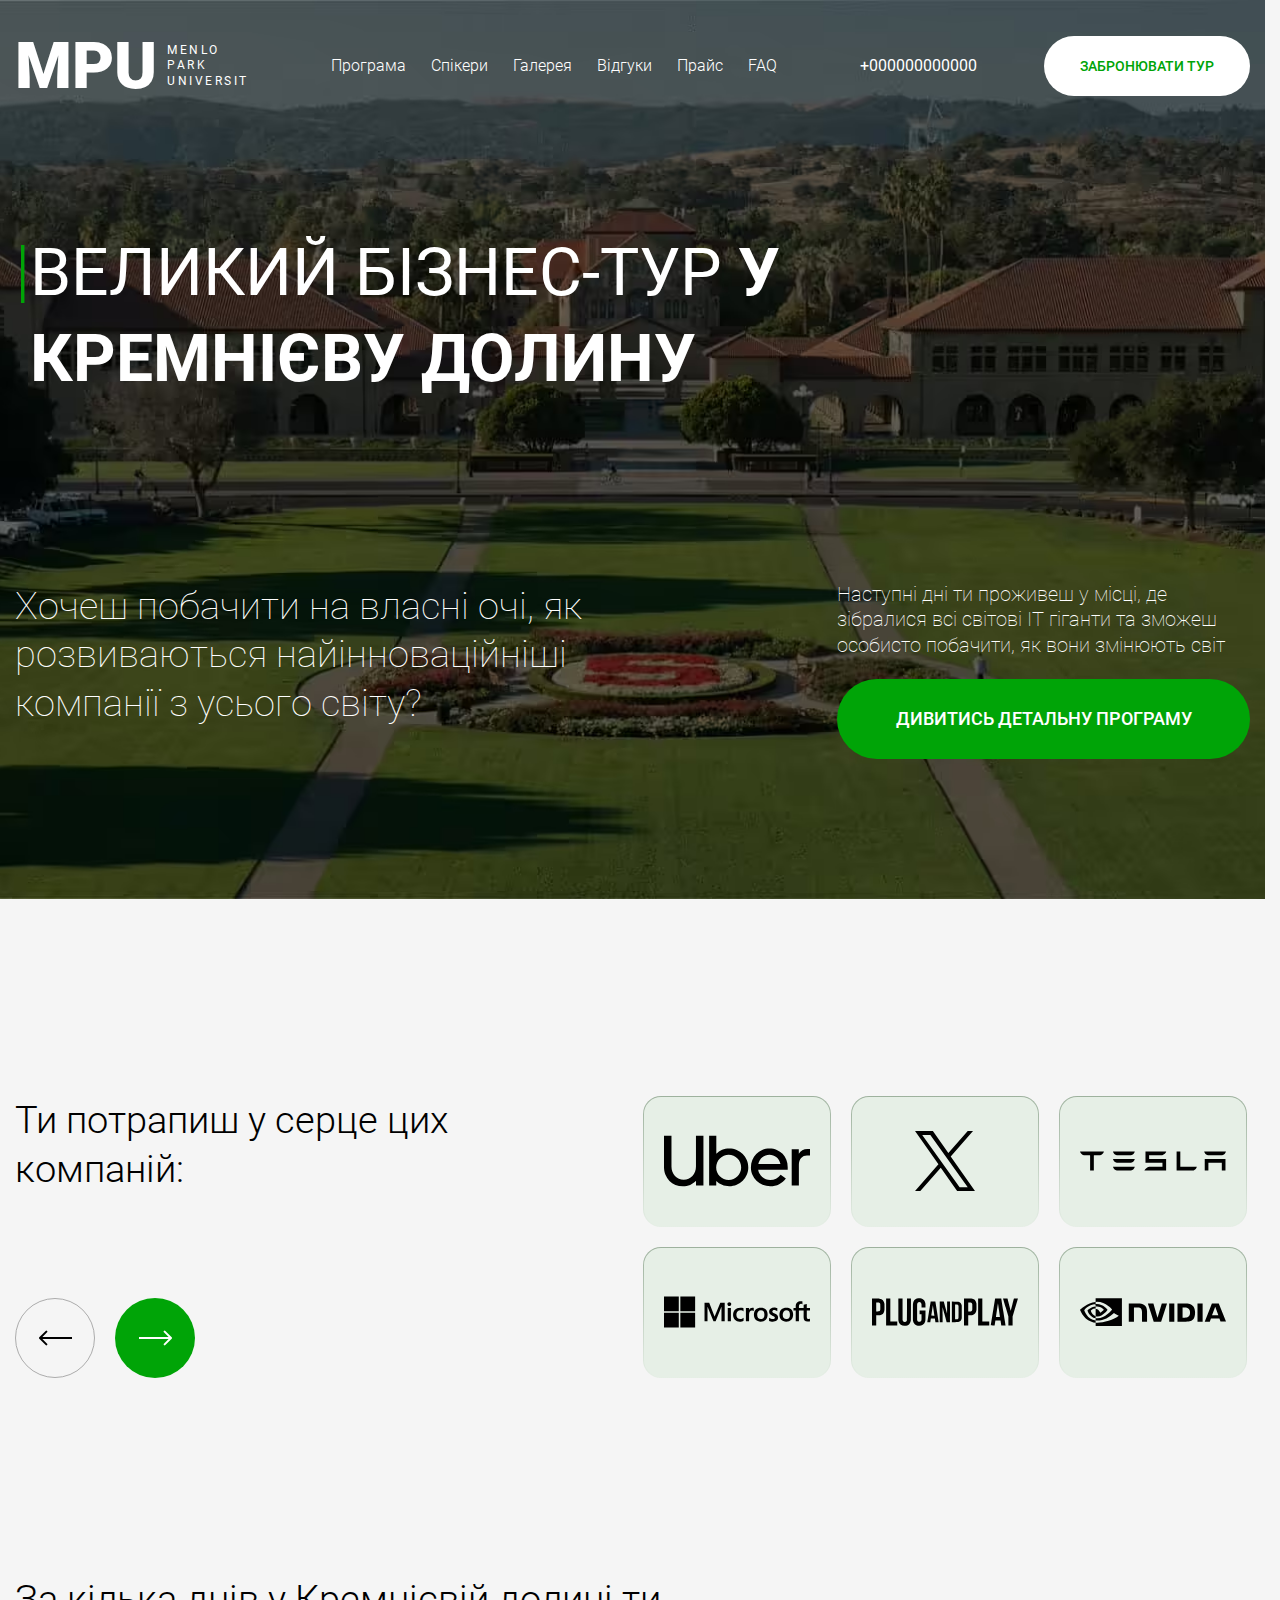
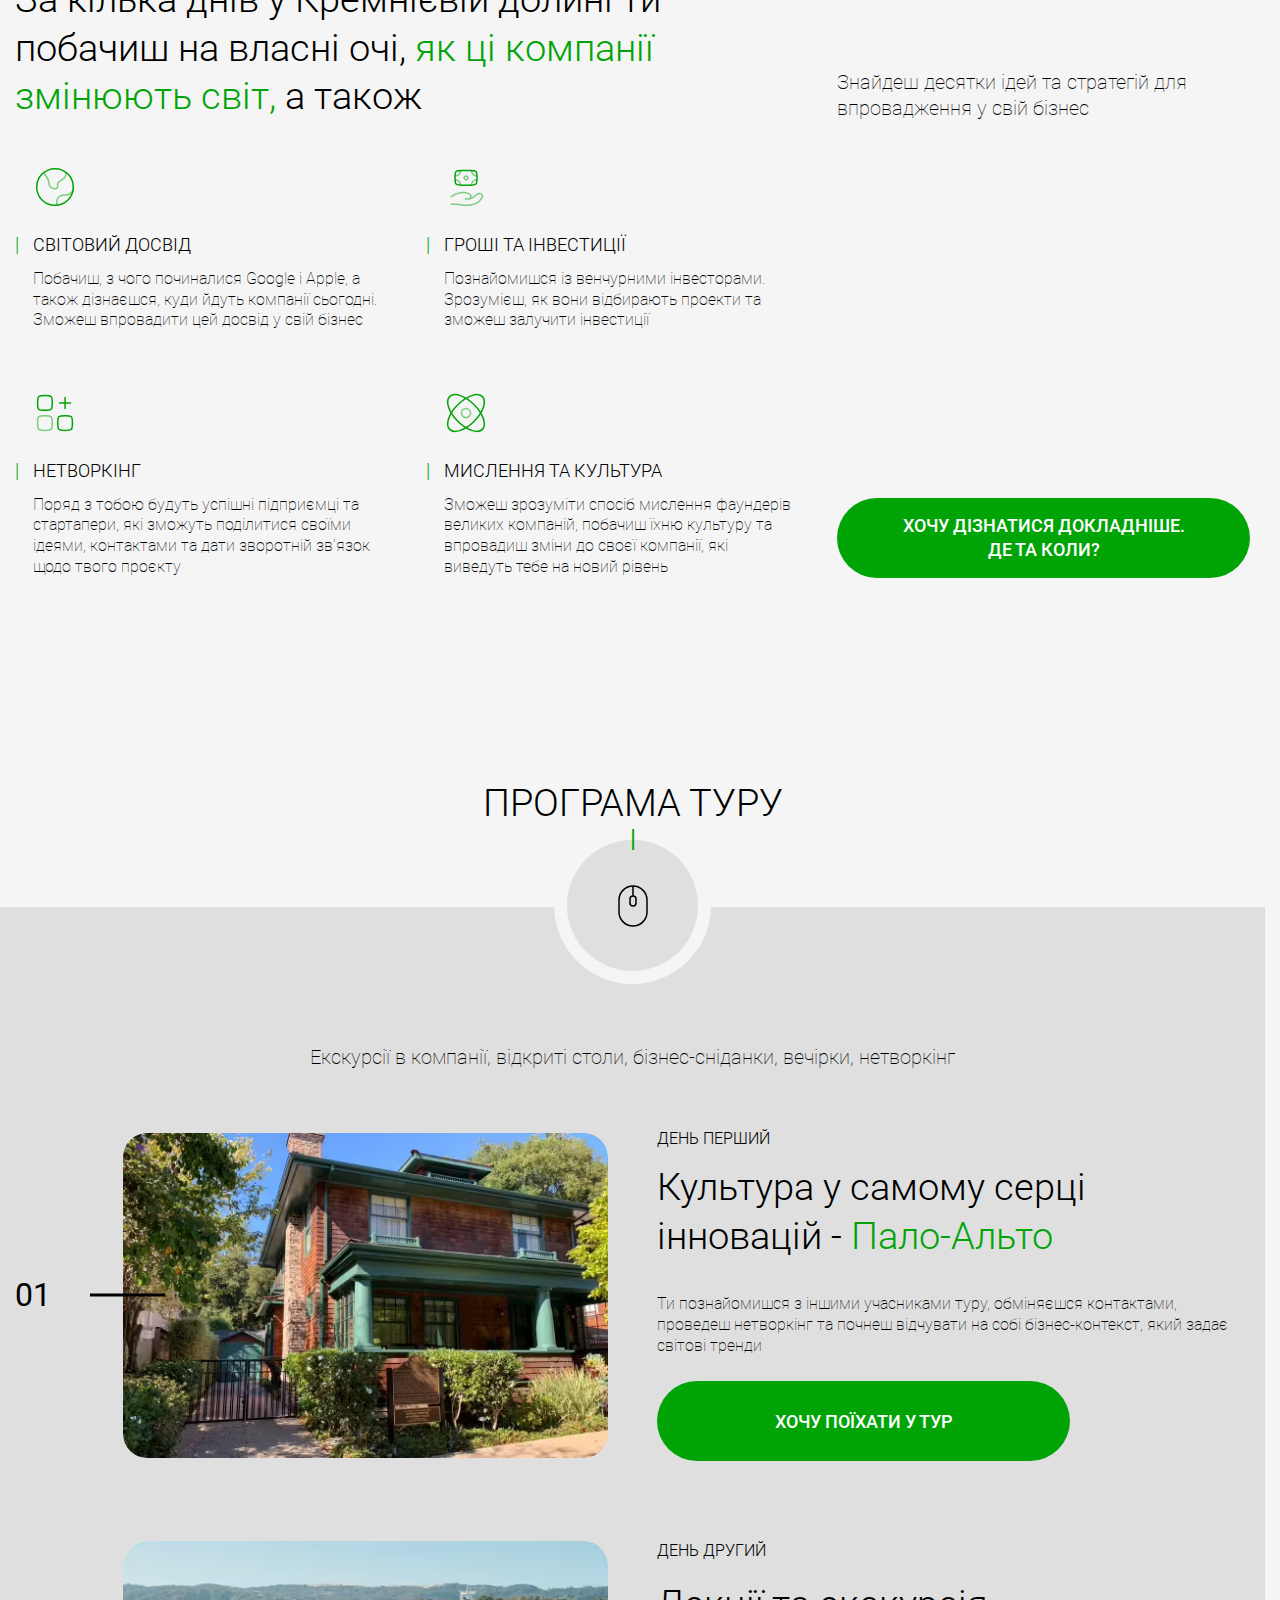
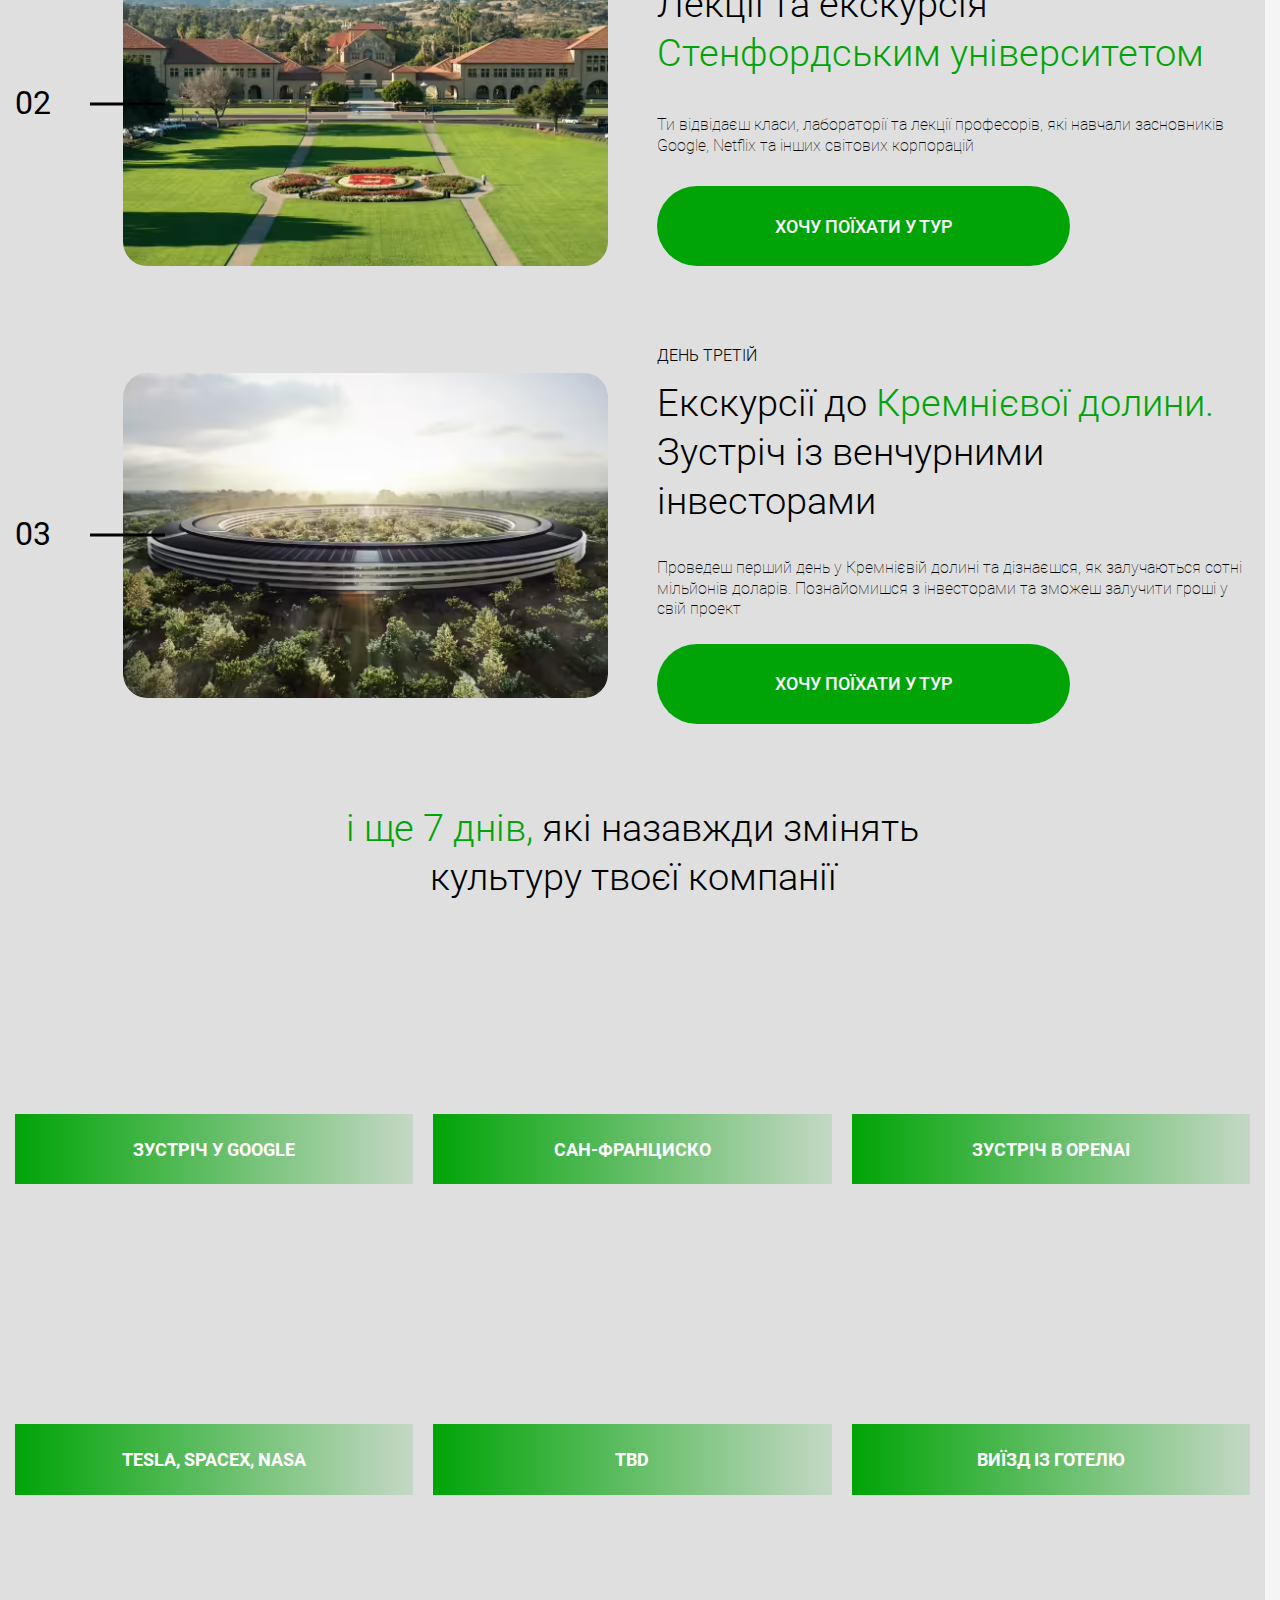
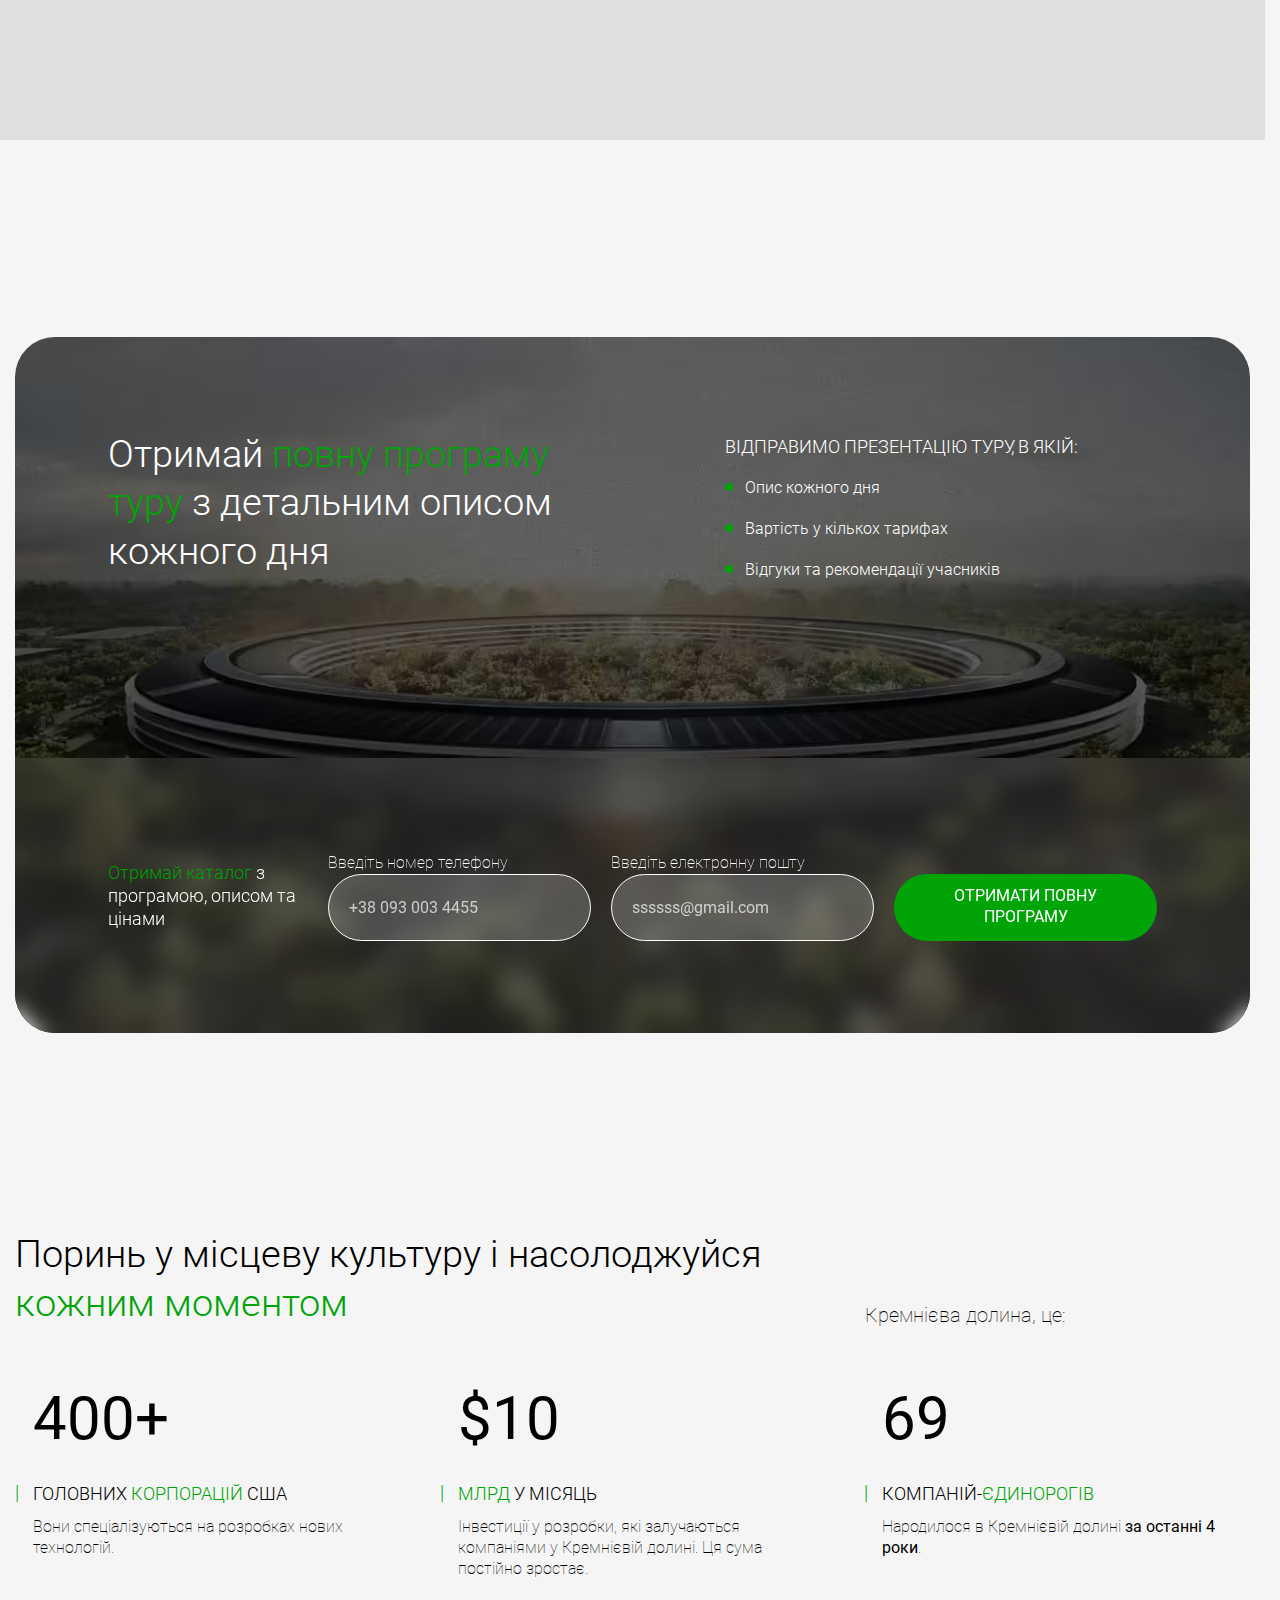
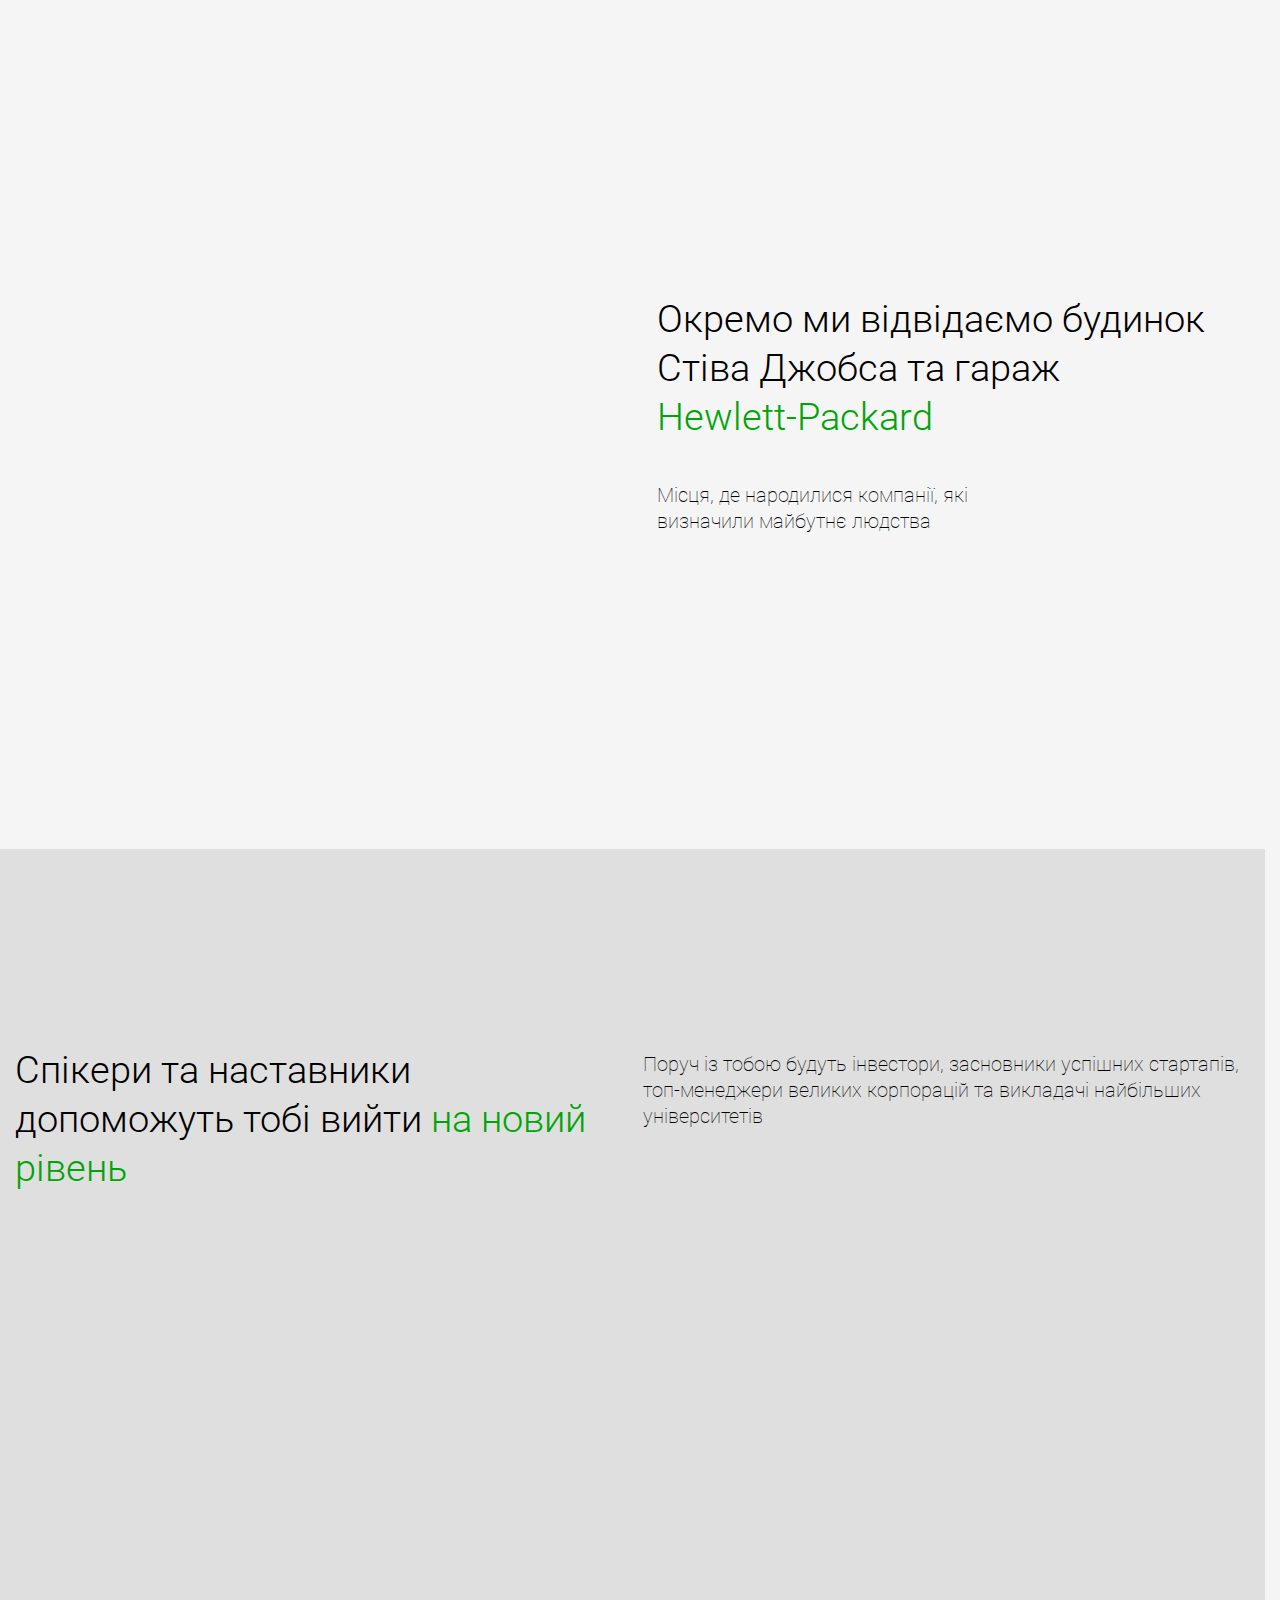
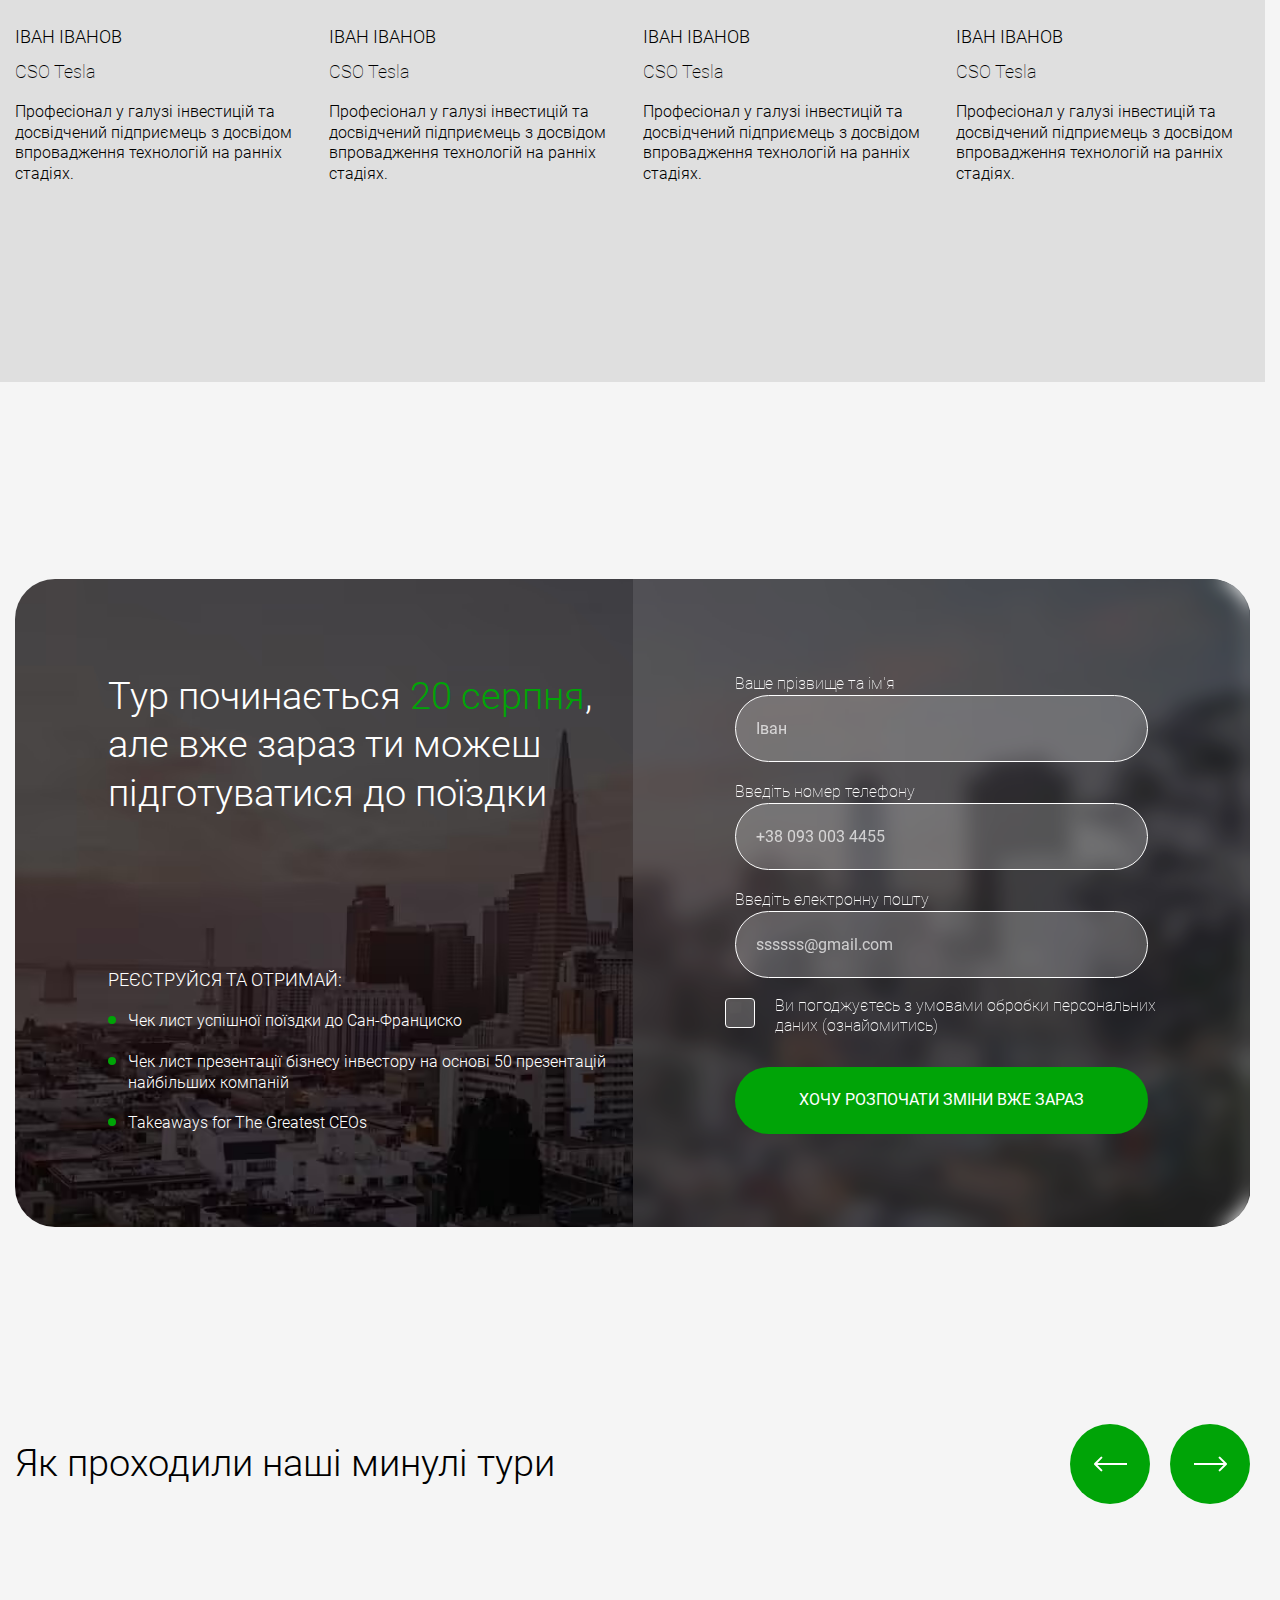
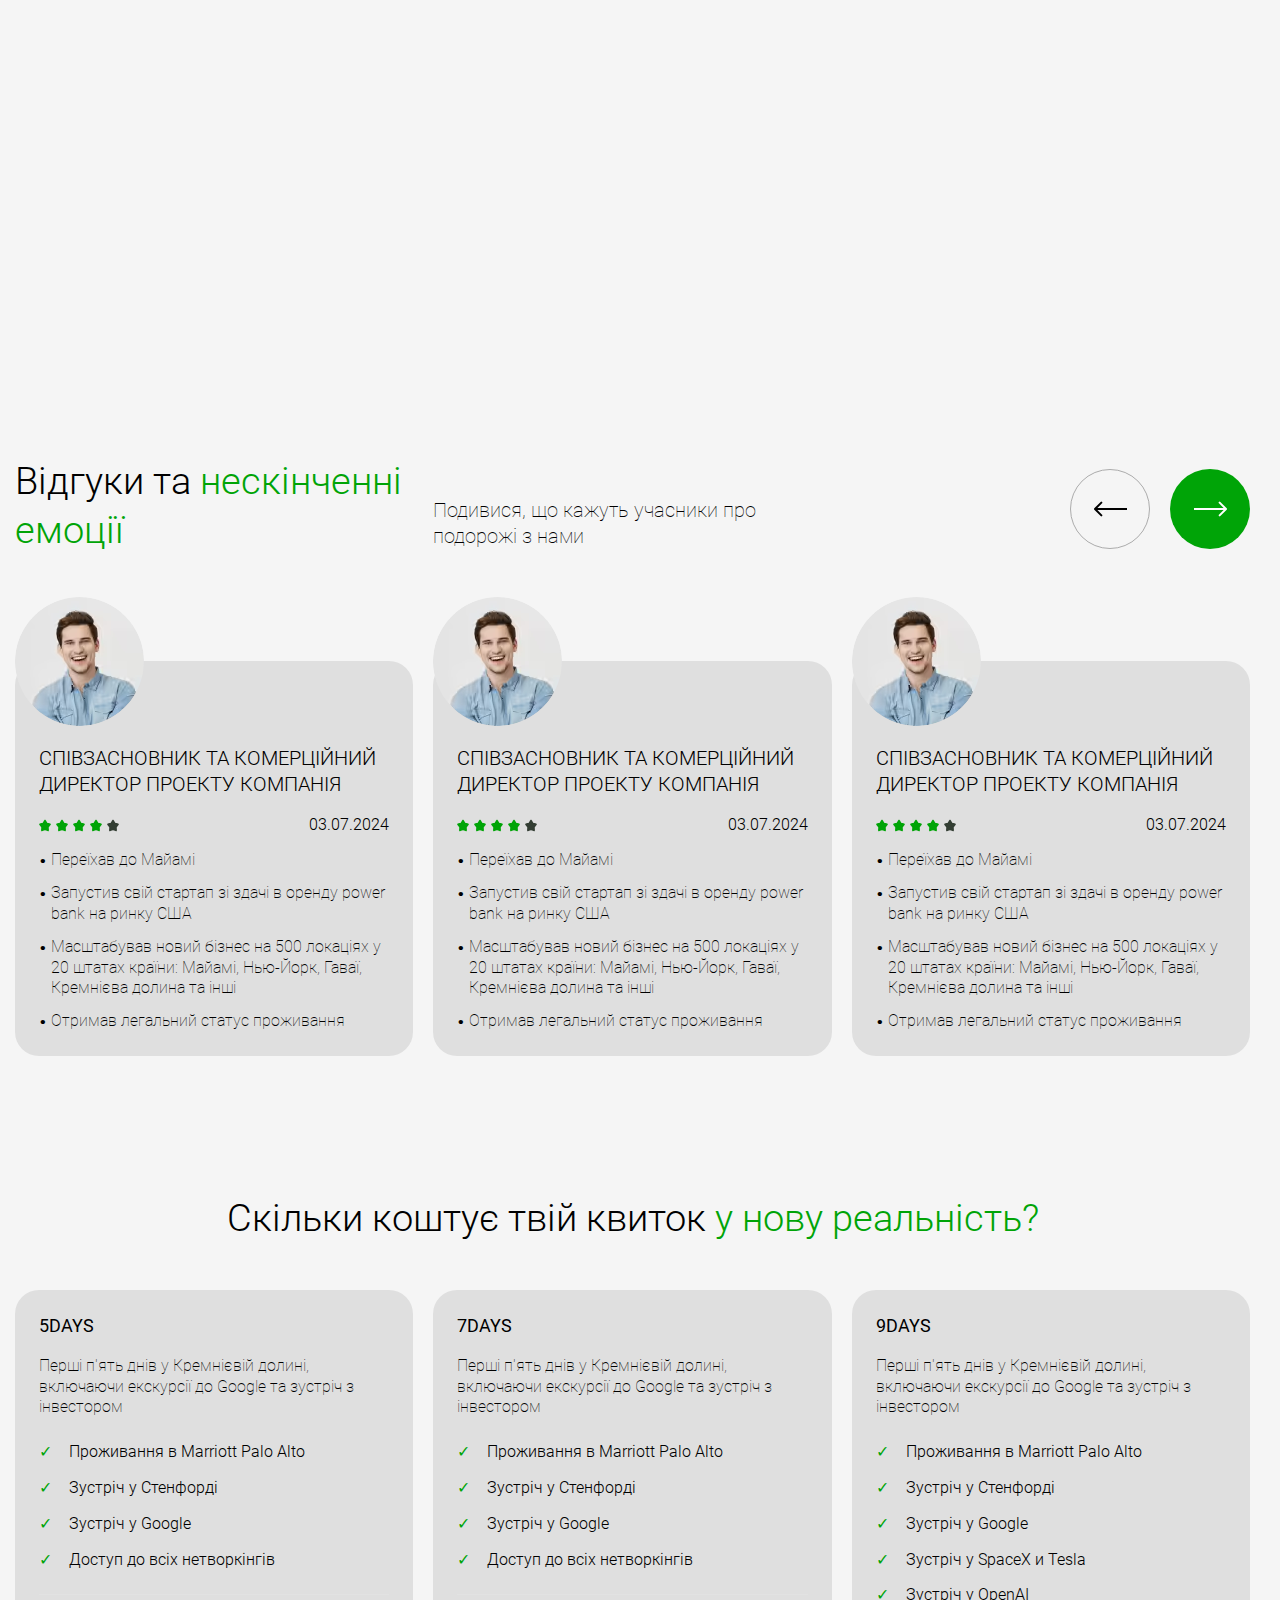
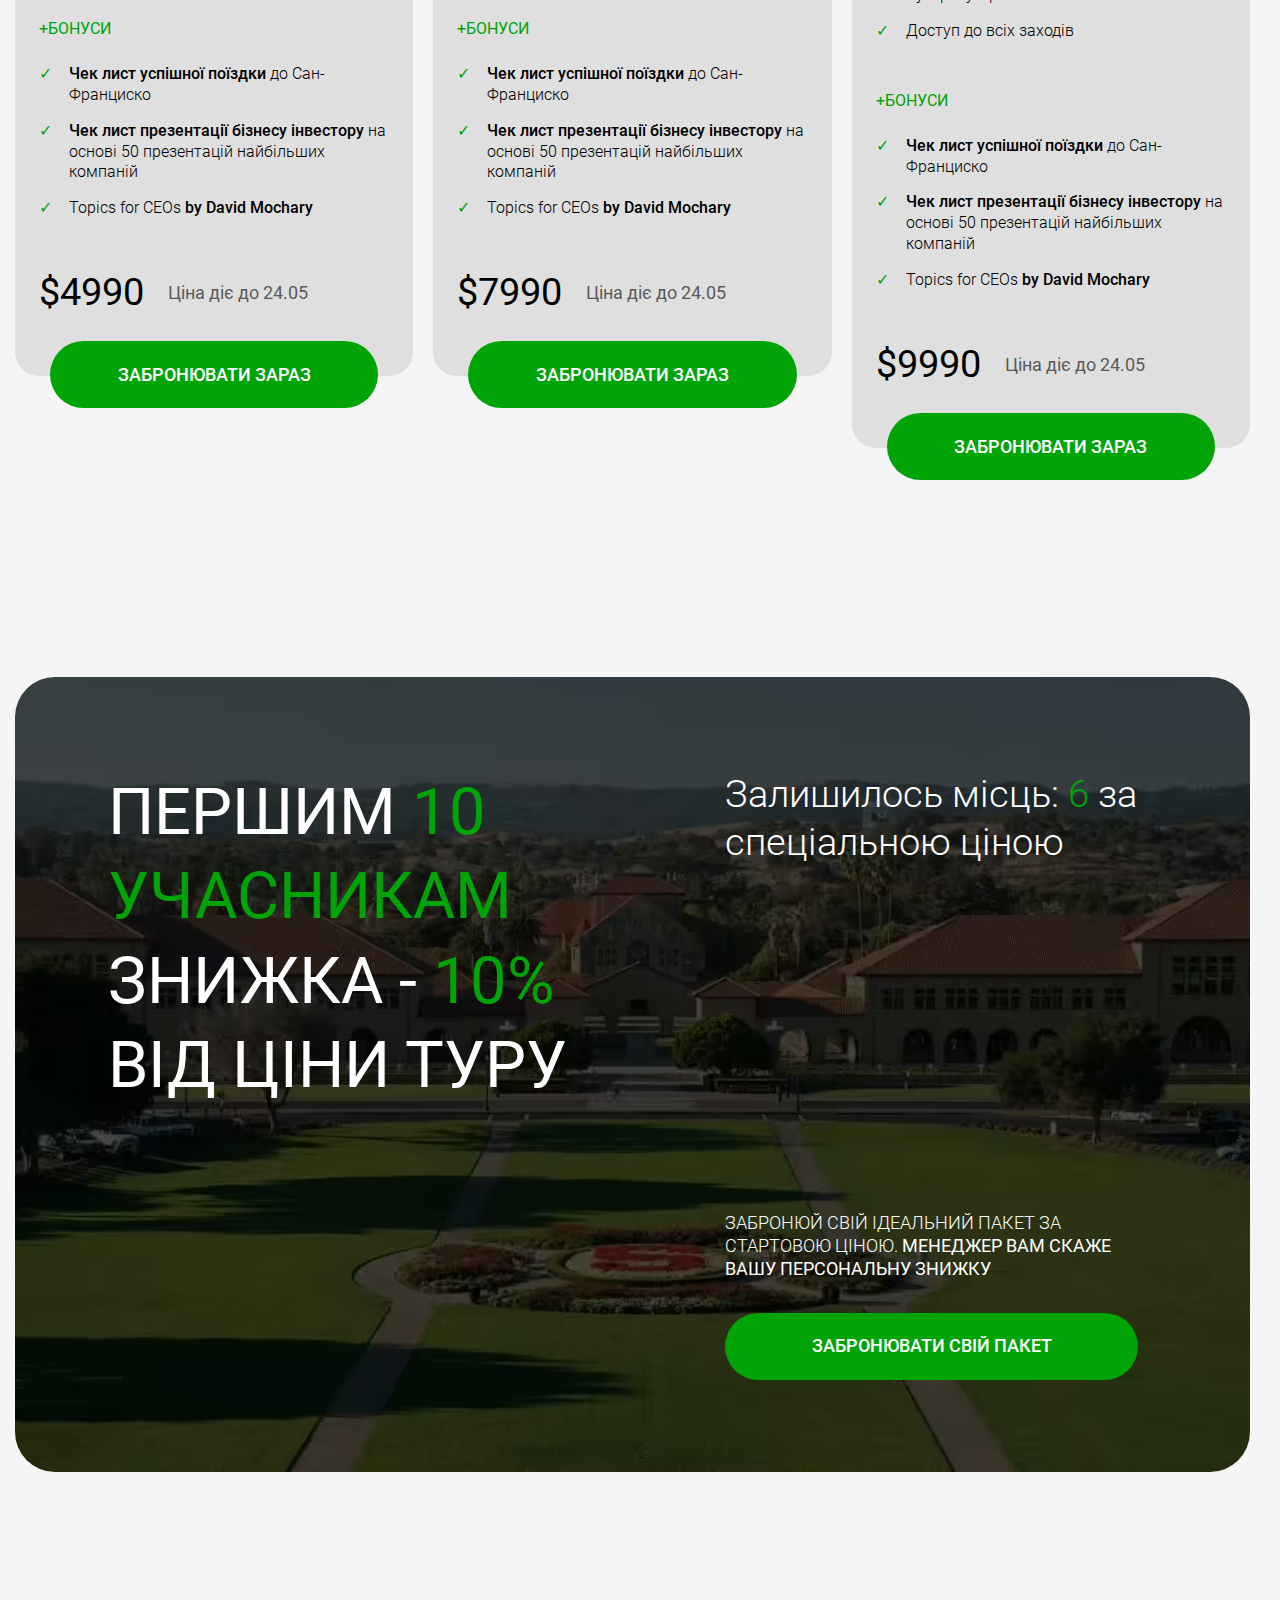
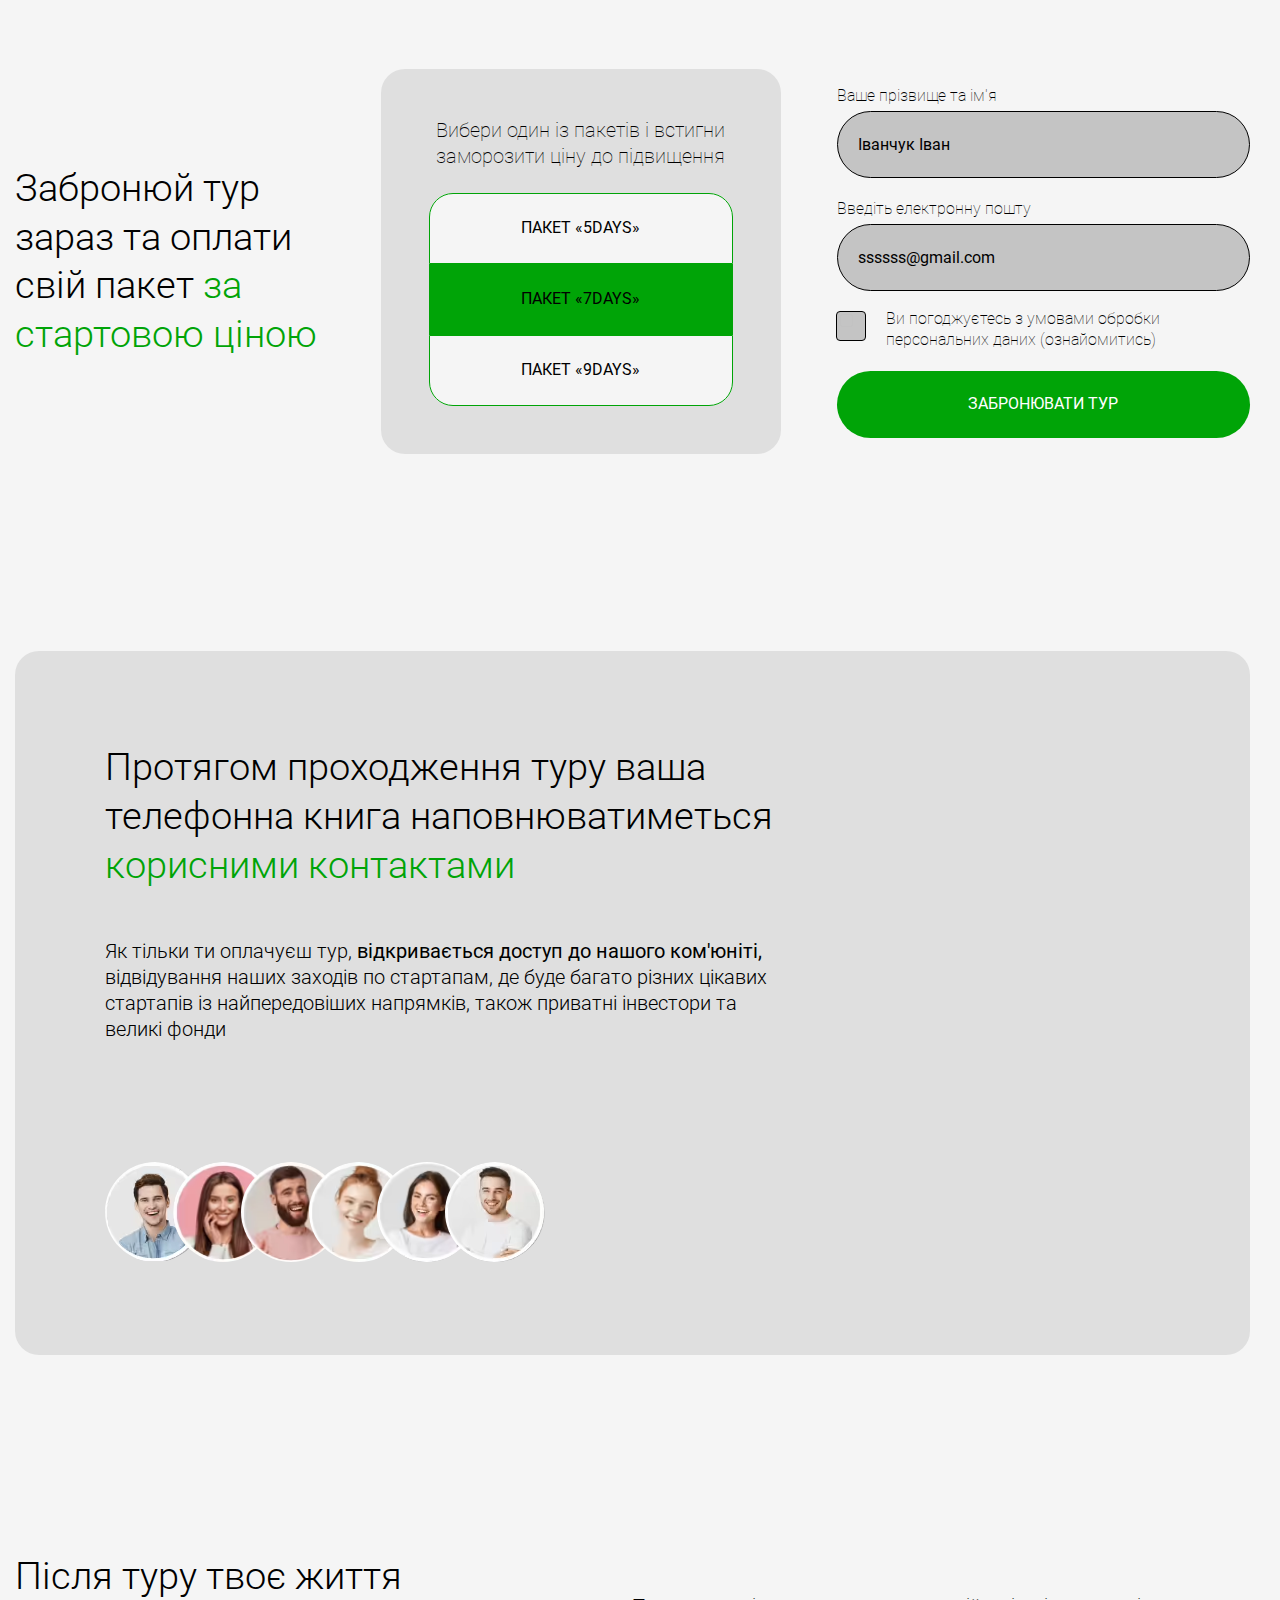
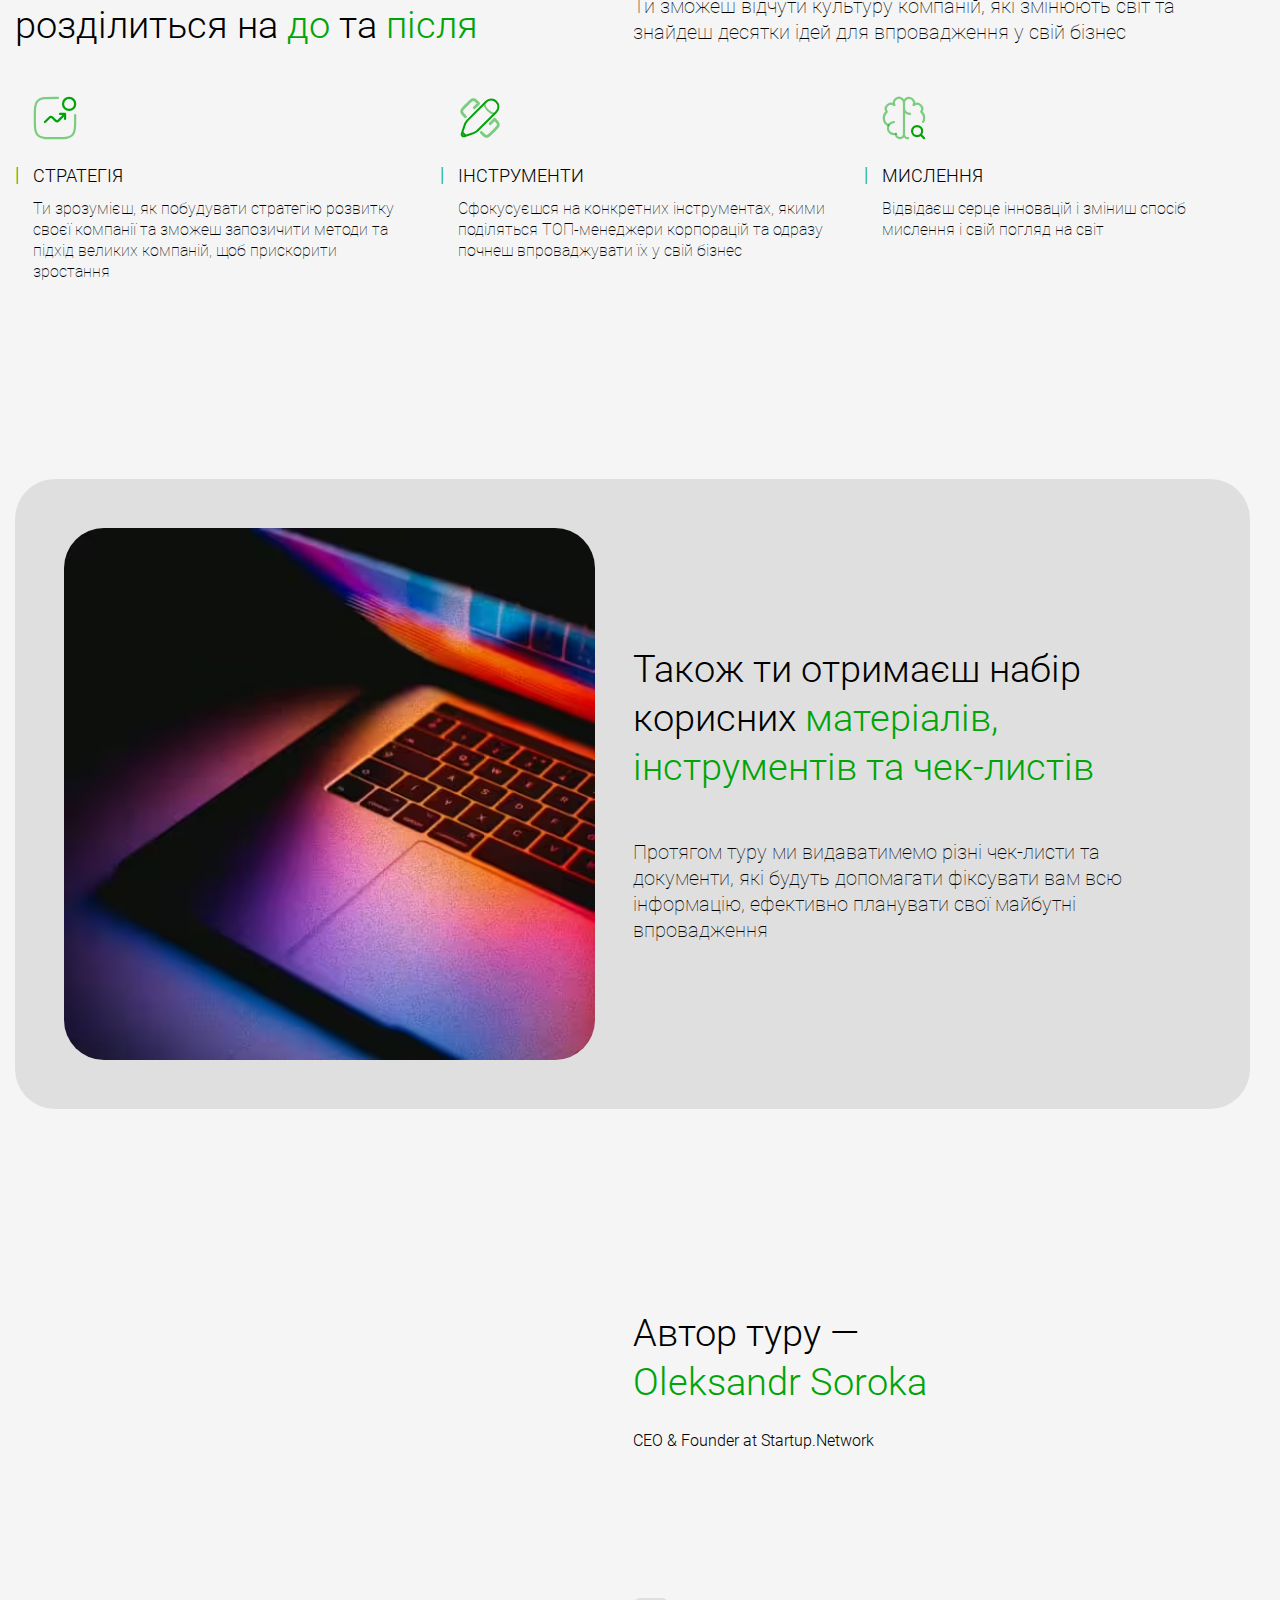
<file: index.html>
<!DOCTYPE html>
<html lang="en">

<head>
   <meta charset="UTF-8">
   <meta name="viewport" content="width=device-width, initial-scale=1.0">
   <link rel="stylesheet" href="css/style.min.css?_v=20241016094950">
   <title>Головна</title>
</head>

<body>
   <div class="wrapper">
      <header class="header">
   <div class="container">
      <div class="header__inner">
         <a class="header__logo logo" href="#">
            <span class="logo__acronym">MPU</span>
            <span class="logo__text">Menlo<br>Park<br>Universit</span>
         </a>
         <nav class="header__menu menu" id="menu-id">
            <ul class="menu__list">
               <li class="menu__item">
                  <a class="menu__link" href="#program__header">Програма</a>
               </li>
               <li class="menu__item">
                  <a class="menu__link" href="#speakers__inner">Спікери</a>
               </li>
               <li class="menu__item">
                  <a class="menu__link" href="#gallery__header">Галерея</a>
               </li>
               <li class="menu__item">
                  <a class="menu__link" href="#feedback__inner">Відгуки</a>
               </li>
               <li class="menu__item">
                  <a class="menu__link" href="#prices">Прайс</a>
               </li>
               <li class="menu__item">
                  <a class="menu__link" href="#faq__inner">FAQ</a>
               </li>
            </ul>
         </nav>
         <a class="header__tel" href="tel:+000000000000">+000000000000</a>
         <button class="header__button button button--light open-modal" data-modal="modal-2">Забронювати тур</button>
         <div class="header__menu-button-wrapper">
            <button class="header__menu-button" id="burger" aria-label="Menu">
               <span></span>
               <span></span>
               <span></span>
            </button>
         </div>               
      </div>
   </div>
</header>
      <main class="main">
         <!-- <section class="prom" style="background-image: url(img/bg-photo-1.jpg);"> -->
         <section class="prom">
            <div class="prom__img">
               <!-- <img src="img/bg-photo-1.jpg" alt="images"> -->
               <picture>
                  <!-- <source type="image/avif" srcset="img/bg-photo-1-mobile.avif 1x, img/bg-photo-1-mobile@2x.avif 2x, img/bg-photo-1.avif 3x" media="(max-width: 576px)"> -->
                  <!-- <source type="image/webp" srcset="img/bg-photo-1-mobile.webp 1x, img/bg-photo-1-mobile@2x.webp 2x, img/bg-photo-1.webp 3x" media="(max-width: 576px)"> -->
                  <!-- <source type="image/jpeg" srcset="img/bg-photo-1-mobile.jpg 1x, img/bg-photo-1-mobile@2x.jpg 2x, img/bg-photo-1.jpg 3x" media="(max-width: 576px)"> -->
                  <source type="image/avif" srcset="img/bg-photo-1.avif 1x, img/bg-photo-1@2x.avif 2x, img/bg-photo-1@3x.avif 3x">
                  <source type="image/webp" srcset="img/bg-photo-1.webp 1x, img/bg-photo-1@2x.webp 2x, img/bg-photo-1@3x.webp 3x">
                  <img src="img/bg-photo-1.jpg" srcset="img/bg-photo-1@2x.jpg 2x, img/bg-photo-1@3x.jpg 3x" alt="images">
               </picture>
            </div> 
            <div class="container">
               <h1 class="prom__title title">ВЕЛИКИЙ БІЗНЕС-ТУР <span class="prom__title--bold">У КРЕМНІЄВУ
                     ДОЛИНУ</span>
               </h1>
               <div class="prom__info">
                  <h2 class="prom__subtitle">Хочеш побачити на власні очі, як розвиваються найінноваційніші компанії з
                     усього світу?</h2>
                  <div class="prom__wrapper">
                     <div class="prom__text">Наступні дні ти проживеш у місці, де зібралися всі світові IT гіганти та
                        зможеш особисто побачити, як вони змінюють світ</div>
                     <!-- <button class="prom__button button open-modal" data-modal="modal-1">Дивитись детальну програму</button> -->
                     <a class="prom__button button" href="#program__header">Дивитись детальну програму</a>
                  </div>
               </div>
            </div>
         </section>
         <div class="companies">
            <div class="container">
               <div class="companies__inner">
                  <div class="companies__subtitle subtitle">Ти потрапиш у серце цих компаній:</div>
                  <div class="companies__list swiper">
                     <div class="companies__wrapper swiper-wrapper">
                        <div class="companies__item swiper-slide">
                           <div class="companies__img">
                              <svg class="svg-uber-dims">
                                 <use xlink:href="img/icons/icons.svg#uber"></use>
                              </svg>
                           </div>
                        </div>
                        <div class="companies__item swiper-slide">
                           <div class="companies__img">
                              <svg class="svg-microsoft-dims">
                                 <use xlink:href="img/icons/icons.svg#microsoft"></use>
                              </svg>
                           </div>
                        </div>
                        <div class="companies__item swiper-slide">
                           <div class="companies__img">
                              <svg class="svg-X-dims">
                                 <use xlink:href="img/icons/icons.svg#X"></use>
                              </svg>
                           </div>
                        </div>
                        <div class="companies__item swiper-slide">
                           <div class="companies__img">
                              <svg class="svg-plugandplay-dims">
                                 <use xlink:href="img/icons/icons.svg#plugandplay"></use>
                              </svg>
                           </div>
                        </div>
                        <div class="companies__item swiper-slide">
                           <div class="companies__img">
                              <svg class="svg-tesla-dims">
                                 <use xlink:href="img/icons/icons.svg#tesla"></use>
                              </svg>
                           </div>
                        </div>
                        <div class="companies__item swiper-slide">
                           <div class="companies__img">
                              <svg class="svg-nvidia-dims">
                                 <use xlink:href="img/icons/icons.svg#nvidia"></use>
                              </svg>
                           </div>
                        </div>
                        <div class="companies__item swiper-slide">
                           <div class="companies__img">
                              <svg class="svg-uber-dims">
                                 <use xlink:href="img/icons/icons.svg#uber"></use>
                              </svg>
                           </div>
                        </div>
                        <div class="companies__item swiper-slide">
                           <div class="companies__img">
                              <svg class="svg-microsoft-dims">
                                 <use xlink:href="img/icons/icons.svg#microsoft"></use>
                              </svg>
                           </div>
                        </div>
                        <div class="companies__item swiper-slide">
                           <div class="companies__img">
                              <svg class="svg-X-dims">
                                 <use xlink:href="img/icons/icons.svg#X"></use>
                              </svg>
                           </div>
                        </div>
                        <div class="companies__item swiper-slide">
                           <div class="companies__img">
                              <svg class="svg-plugandplay-dims">
                                 <use xlink:href="img/icons/icons.svg#plugandplay"></use>
                              </svg>
                           </div>
                        </div>
                        <div class="companies__item swiper-slide">
                           <div class="companies__img">
                              <svg class="svg-tesla-dims">
                                 <use xlink:href="img/icons/icons.svg#tesla"></use>
                              </svg>
                           </div>
                        </div>
                     </div>
                  </div>
                  <div class="companies__navigation">
                     <div class="companies__navigation-wrapper">
                        <div class="companies__swiper-button-prev swiper-button-prev">
                           <svg class="svg-arrow-prev-dims">
                              <use xlink:href="img/icons/icons.svg#arrow-prev"></use>
                           </svg>
                        </div>
                        <div class="companies__swiper-button-next swiper-button-next">
                           <svg class="svg-arrow-next-dims">
                              <use xlink:href="img/icons/icons.svg#arrow-next"></use>
                           </svg>
                        </div>
                     </div>
                  </div>
               </div>
            </div>
         </div>
         <div class="details">
            <div class="container">
               <div class="details__inner">
                  <h2 class="details__subtitle subtitle">За кілька днів у Кремнієвій долині ти побачиш на власні очі,
                     <span>як ці компанії змінюють світ,</span> а також
                  </h2>
                  <div class="details__text">Знайдеш десятки ідей та стратегій для впровадження у свій бізнес</div>
                  <div class="details__items">
                     <ul class="details__items-wrapper">
                        <li class="details__item">
                           <div class="details__item-img">
                              <!-- <img src="img/icons/details-icon-1.svg" alt="details-icon"> -->
                              <svg class="svg-earth-dims">
                                 <use xlink:href="img/icons/icons.svg#earth"></use>
                              </svg>
                           </div>
                           <div class="details__item-title">Світовий досвід</div>
                           <div class="details__item-text">Побачиш, з чого починалися Google і Apple, а також дізнаєшся,
                              куди йдуть компанії сьогодні. Зможеш впровадити цей досвід у свій бізнес</div>
                        </li>
                        <li class="details__item">
                           <div class="details__item-img">
                              <!-- <img src="img/icons/details-icon-2.svg" alt="details-icon"> -->
                              <svg class="svg-hand-dims">
                                 <use xlink:href="img/icons/icons.svg#hand"></use>
                              </svg>
                           </div>
                           <div class="details__item-title">Гроші та інвестиції</div>
                           <div class="details__item-text">Познайомишся із венчурними інвесторами. Зрозумієш, як вони
                              відбирають проекти та зможеш залучити інвестиції</div>
                        </li>
                        <li class="details__item">
                           <div class="details__item-img">
                              <!-- <img src="img/icons/details-icon-3.svg" alt="details-icon"> -->
                              <svg class="svg-widget-dims">
                                 <use xlink:href="img/icons/icons.svg#widget"></use>
                              </svg>
                           </div>
                           <div class="details__item-title">Нетворкінг</div>
                           <div class="details__item-text">Поряд з тобою будуть успішні підприємці та стартапери, які
                              зможуть поділитися своїми ідеями, контактами та дати зворотній зв'язок щодо твого проєкту
                           </div>
                        </li>
                        <li class="details__item">
                           <div class="details__item-img">
                              <!-- <img src="img/icons/details-icon-4.svg" alt="details-icon"> -->
                              <svg class="svg-atom-dims">
                                 <use xlink:href="img/icons/icons.svg#atom"></use>
                              </svg>
                           </div>
                           <div class="details__item-title">Мислення та культура</div>
                           <div class="details__item-text">Зможеш зрозуміти спосіб мислення фаундерів великих компаній,
                              побачиш їхню культуру та впровадиш зміни до своєї компанії, які виведуть тебе на новий
                              рівень</div>
                        </li>
                     </ul>
                  </div>
                  <div class="details__button-wrapper">
                     <button class="details__button button open-modal" data-modal="modal-1">Хочу дізнатися
                        докладніше.<br>Де та коли?</button>
                  </div>
               </div>
            </div>
         </div>
         <section class="program">
            <div class="container">
               <div class="program__header" id="program__header">
                  <h2 class="program__header-title title">Програма туру</h2>
                  <div class="program__header-navigation">
                     <a class="program__header-link" href="#info__inner" aria-label="Read more about tour program">
                        <div class="program__header-img">
                           <!-- <svg class="program__header-svg" width="48" height="48" viewBox="0 0 48 48" fill="none" xmlns="http://www.w3.org/2000/svg">
                              <path d="M10 18C10 14.287 11.475 10.726 14.1005 8.1005C16.726 5.475 20.287 4 24 4C27.713 4 31.274 5.475 33.8995 8.1005C36.525 10.726 38 14.287 38 18V30C38 31.8385 37.6379 33.659 36.9343 35.3576C36.2307 37.0561 35.1995 38.5995 33.8995 39.8995C32.5995 41.1995 31.0561 42.2307 29.3576 42.9343C27.659 43.6379 25.8385 44 24 44C22.1615 44 20.341 43.6379 18.6424 42.9343C16.9439 42.2307 15.4005 41.1995 14.1005 39.8995C12.8005 38.5995 11.7693 37.0561 11.0657 35.3576C10.3621 33.659 10 31.8385 10 30V18Z" stroke="white" stroke-width="1.5"/>
                              <path d="M21 17C21 16.2044 21.3161 15.4413 21.8787 14.8787C22.4413 14.3161 23.2044 14 24 14C24.7956 14 25.5587 14.3161 26.1213 14.8787C26.6839 15.4413 27 16.2044 27 17V21C27 21.7956 26.6839 22.5587 26.1213 23.1213C25.5587 23.6839 24.7956 24 24 24C23.2044 24 22.4413 23.6839 21.8787 23.1213C21.3161 22.5587 21 21.7956 21 21V17Z" stroke="white" stroke-width="1.5"/>
                              <path d="M24 4V14" stroke="white" stroke-width="1.5" stroke-linecap="round"/>
                           </svg> -->
                           <svg class="svg-mouse-dims">
                              <use xlink:href="img/icons/icons.svg#mouse"></use>
                           </svg>
                        </div>
                     </a>
                  </div>
               </div>
               <p class="program__text">Екскурсії в компанії, відкриті столи, бізнес-сніданки, вечірки, нетворкінг</p>
               <div class="program__items">
                  <ul class="program__items-wrapper">
                     <li class="program__item">
                        <div class="program__item-wrapper">
                           <div class="program__item-number">01</div>
                           <div class="program__item-img">
                              <picture>
                                 <source type="image/avif" srcset="img/content/program/program-image-1.avif 1x, img/content/program/program-image-1@2x.avif 2x, img/content/program/program-image-1@3x.avif 3x">
                                 <source type="image/webp" srcset="img/content/program/program-image-1.webp 1x, img/content/program/program-image-1@2x.webp 2x, img/content/program/program-image-1@3x.webp 3x">
                                 <img src="img/content/program/program-image-1.jpg" loading="lazy" srcset="img/content/program/program-image-1@2x.jpg 2x, img/content/program/program-image-1@3x.jpg 3x" alt="images">
                              </picture>                              
                           </div>
                        </div>
                        <div class="program__item-content program-item-content">
                           <div class="program-item-content__title title">ДЕНЬ ПЕРШИЙ</div>
                           <div class="program-item-content__subtitle subtitle">Культура у самому серці інновацій -
                              <span>Пало-Альто</span>
                           </div>
                           <p class="program-item-content__text">
                              Ти познайомишся з іншими учасниками туру, обміняєшся контактами, проведеш нетворкінг та
                              почнеш відчувати на собі бізнес-контекст, який задає світові тренди
                           </p>
                           <button class="program-item-content__button button open-modal" data-modal="modal-2">Хочу
                              поїхати у тур</button>
                        </div>
                     </li>
                     <li class="program__item">
                        <div class="program__item-wrapper">
                           <div class="program__item-number">02</div>
                           <div class="program__item-img">
                              <!-- <img src="img/content/program/program-image-2.jpg" alt="image"> -->
                              <picture>
                                 <source type="image/avif" srcset="img/content/program/program-image-2.avif 1x, img/content/program/program-image-2@2x.avif 2x, img/content/program/program-image-2@3x.avif 3x">
                                 <source type="image/webp" srcset="img/content/program/program-image-2.webp 1x, img/content/program/program-image-2@2x.webp 2x, img/content/program/program-image-2@3x.webp 3x">
                                 <img src="img/content/program/program-image-2.jpg" loading="lazy" srcset="img/content/program/program-image-2@2x.jpg 2x, img/content/program/program-image-2@3x.jpg 3x" alt="images">
                              </picture>
                           </div>
                        </div>
                        <div class="program__item-content program-item-content">
                           <div class="program-item-content__title title">ДЕНЬ Другий</div>
                           <div class="program-item-content__subtitle subtitle">Лекції та екскурсія <span>Стенфордським
                                 університетом</span></div>
                           <p class="program-item-content__text">
                              Ти відвідаєш класи, лабораторії та лекції професорів, які навчали засновників Google,
                              Netflix та інших світових корпорацій
                           </p>
                           <button class="program-item-content__button button open-modal" data-modal="modal-2">Хочу
                              поїхати у тур</button>
                        </div>
                     </li>
                     <li class="program__item">
                        <div class="program__item-wrapper">
                           <div class="program__item-number">03</div>
                           <div class="program__item-img">
                              <!-- <img src="img/content/program/program-image-3.jpg" alt="image"> -->
                              <picture>
                                 <source type="image/avif" srcset="img/content/program/program-image-3.avif 1x, img/content/program/program-image-3@2x.avif 2x, img/content/program/program-image-3@3x.avif 3x">
                                 <source type="image/webp" srcset="img/content/program/program-image-3.webp 1x, img/content/program/program-image-3@2x.webp 2x, img/content/program/program-image-3@3x.webp 3x">
                                 <img src="img/content/program/program-image-3.jpg" loading="lazy" srcset="img/content/program/program-image-3@2x.jpg 2x, img/content/program/program-image-3@3x.jpg 3x" alt="images">
                              </picture>
                           </div>
                        </div>
                        <div class="program__item-content program-item-content">
                           <div class="program-item-content__title title">День Третій</div>
                           <div class="program-item-content__subtitle subtitle">Екскурсії до <span>Кремнієвої
                                 долини.</span> Зустріч із венчурними інвесторами</div>
                           <p class="program-item-content__text">
                              Проведеш перший день у Кремнієвій долині та дізнаєшся, як залучаються сотні мільйонів
                              доларів. Познайомишся з інвесторами та зможеш залучити гроші у свій проект
                           </p>
                           <button class="program-item-content__button button open-modal" data-modal="modal-2">Хочу
                              поїхати у тур</button>
                        </div>
                     </li>
                  </ul>
               </div>
               <div class="program__plus">
                  <div class="program__plus-subtitle subtitle">
                     <span>і ще 7 днів,</span> які назавжди змінять культуру твоєї компанії
                  </div>
                  <div class="program__plus-items">
                     <div class="program__plus-item">
                        <div class="program__plus-text">Зустріч у Google</div>
                        <div class="program__plus-img">
                           <!-- <img src="img/content/program/program-plus-1.jpg" alt="image"> -->
                           <picture>
                              <source type="image/avif" srcset="img/content/program/program-plus-1.avif 1x, img/content/program/program-plus-1@2x.avif 2x, img/content/program/program-plus-1@3x.avif 3x">
                              <source type="image/webp" srcset="img/content/program/program-plus-1.webp 1x, img/content/program/program-plus-1@2x.webp 2x, img/content/program/program-plus-1@3x.webp 3x">
                              <img src="img/content/program/program-plus-1.jpg" loading="lazy" srcset="img/content/program/program-plus-1@2x.jpg 2x, img/content/program/program-plus-1@3x.jpg 3x" alt="images">
                           </picture>
                        </div>
                     </div>
                     <div class="program__plus-item">
                        <div class="program__plus-text">Сан-Франциско</div>
                        <div class="program__plus-img">
                           <!-- <img src="img/content/program/program-plus-2.jpg" alt="image"> -->
                           <picture>
                              <source type="image/avif" srcset="img/content/program/program-plus-2.avif 1x, img/content/program/program-plus-2@2x.avif 2x, img/content/program/program-plus-2@3x.avif 3x">
                              <source type="image/webp" srcset="img/content/program/program-plus-2.webp 1x, img/content/program/program-plus-2@2x.webp 2x, img/content/program/program-plus-2@3x.webp 3x">
                              <img src="img/content/program/program-plus-2.jpg" loading="lazy" srcset="img/content/program/program-plus-2@2x.jpg 2x, img/content/program/program-plus-2@3x.jpg 3x" alt="images">
                           </picture>
                        </div>
                     </div>
                     <div class="program__plus-item">
                        <div class="program__plus-text">Зустріч в OpenAI</div>
                        <div class="program__plus-img">
                           <!-- <img src="img/content/program/program-plus-3.jpg" alt="image"> -->
                           <picture>
                              <source type="image/avif" srcset="img/content/program/program-plus-3.avif 1x, img/content/program/program-plus-3@2x.avif 2x, img/content/program/program-plus-3@3x.avif 3x">
                              <source type="image/webp" srcset="img/content/program/program-plus-3.webp 1x, img/content/program/program-plus-3@2x.webp 2x, img/content/program/program-plus-3@3x.webp 3x">
                              <img src="img/content/program/program-plus-3.jpg" loading="lazy" srcset="img/content/program/program-plus-3@2x.jpg 2x, img/content/program/program-plus-3@3x.jpg 3x" alt="images">
                           </picture>
                        </div>
                     </div>
                     <div class="program__plus-item">
                        <div class="program__plus-text">Tesla, SpaceX, NASA</div>
                        <div class="program__plus-img">
                           <!-- <img src="img/content/program/program-plus-1.jpg" alt="image"> -->
                           <picture>
                              <source type="image/avif" srcset="img/content/program/program-plus-1.avif 1x, img/content/program/program-plus-1@2x.avif 2x, img/content/program/program-plus-1@3x.avif 3x">
                              <source type="image/webp" srcset="img/content/program/program-plus-1.webp 1x, img/content/program/program-plus-1@2x.webp 2x, img/content/program/program-plus-1@3x.webp 3x">
                              <img src="img/content/program/program-plus-1.jpg" loading="lazy" srcset="img/content/program/program-plus-1@2x.jpg 2x, img/content/program/program-plus-1@3x.jpg 3x" alt="images">
                           </picture>
                        </div>
                     </div>
                     <div class="program__plus-item">
                        <div class="program__plus-text">TBD</div>
                        <div class="program__plus-img">
                           <!-- <img src="img/content/program/program-plus-2.jpg" alt="image"> -->
                           <picture>
                              <source type="image/avif" srcset="img/content/program/program-plus-2.avif 1x, img/content/program/program-plus-2@2x.avif 2x, img/content/program/program-plus-2@3x.avif 3x">
                              <source type="image/webp" srcset="img/content/program/program-plus-2.webp 1x, img/content/program/program-plus-2@2x.webp 2x, img/content/program/program-plus-2@3x.webp 3x">
                              <img src="img/content/program/program-plus-2.jpg" loading="lazy" srcset="img/content/program/program-plus-2@2x.jpg 2x, img/content/program/program-plus-2@3x.jpg 3x" alt="images">
                           </picture>
                        </div>
                     </div>
                     <div class="program__plus-item">
                        <div class="program__plus-text">Виїзд із готелю</div>
                        <div class="program__plus-img">
                           <!-- <img src="img/content/program/program-plus-3.jpg" alt="image"> -->
                           <picture>
                              <source type="image/avif" srcset="img/content/program/program-plus-3.avif 1x, img/content/program/program-plus-3@2x.avif 2x, img/content/program/program-plus-3@3x.avif 3x">
                              <source type="image/webp" srcset="img/content/program/program-plus-3.webp 1x, img/content/program/program-plus-3@2x.webp 2x, img/content/program/program-plus-3@3x.webp 3x">
                              <img src="img/content/program/program-plus-3.jpg" loading="lazy" srcset="img/content/program/program-plus-3@2x.jpg 2x, img/content/program/program-plus-3@3x.jpg 3x" alt="images">
                           </picture>
                        </div>
                     </div>
                  </div>
               </div>
            </div>
         </section>
         <div class="info block">
            <div class="container">
               <div class="info__wrapper">
                  <div class="info__img">
                     <!-- <img src="./img/bg-photo-2.jpg" alt="images"> -->
                     <picture>
                        <source type="image/avif" srcset="img/bg-photo-2.avif 1x, img/bg-photo-2@2x.avif 2x, img/bg-photo-2@3x.avif 3x">
                        <source type="image/webp" srcset="img/bg-photo-2.webp 1x, img/bg-photo-2@2x.webp 2x, img/bg-photo-2@3x.webp 3x">
                        <img src="img/bg-photo-2.jpg" loading="lazy" srcset="img/bg-photo-2@2x.jpg 2x, img/bg-photo-2@3x.jpg 3x" alt="images">
                     </picture>
                  </div>
                  <div class="info__inner block__inner" id="info__inner">
                     <div class="info__subtitle block__subtitle subtitle">Отримай <span>повну програму туру</span> з
                        детальним описом кожного дня</div>
                     <div class="info__list block__list">
                        <div class="info__list-title block__list-title title">Відправимо презентацію туру, в якій:</div>
                        <ul class="info__list-items block__list-items">
                           <li class="info__list-item block__list-item">Опис кожного дня</li>
                           <li class="info__list-item block__list-item">Вартість у кількох тарифах</li>
                           <li class="info__list-item block__list-item">Відгуки та рекомендації учасників</li>
                        </ul>
                     </div>
                     <div class="info__request block__request">
                        <div class="info__request-subtitle subtitle"><span>Отримай каталог</span> з програмою, описом та
                           цінами</div>
                        <form class="info__form block__form" action="#">
                           <div class="info__input block__input">
                              <input class="info__form-phone" id="info__form-phone" type="text" name="info__form-phone"
                                 required placeholder="+38 093 003 4455" autocomplete="off">
                              <label for="info__form-phone">Введіть номер телефону</label>
                           </div>
                           <div class="info__input block__input">
                              <input class="info__form-email" id="info__form-email" type="email" name="info__form-email"
                                 required placeholder="ssssss@gmail.com" autocomplete="off">
                              <label for="info__form-email">Введіть електронну пошту</label>
                           </div>
                           <button class="info__form-button block__form-button button">Отримати повну програму</button>
                        </form>
                     </div>
                  </div>
               </div>
<!-- 
               <div class="info__inner block__inner" id="info__inner" style="background-image: url(./img/bg-photo-2.jpg);">
                  <div class="info__subtitle block__subtitle subtitle">Отримай <span>повну програму туру</span> з
                     детальним описом кожного дня</div>
                  <div class="info__list block__list">
                     <div class="info__list-title block__list-title title">Відправимо презентацію туру, в якій:</div>
                     <ul class="info__list-items block__list-items">
                        <li class="info__list-item block__list-item">Опис кожного дня</li>
                        <li class="info__list-item block__list-item">Вартість у кількох тарифах</li>
                        <li class="info__list-item block__list-item">Відгуки та рекомендації учасників</li>
                     </ul>
                  </div>
                  <div class="info__request block__request">
                     <div class="info__request-subtitle subtitle"><span>Отримай каталог</span> з програмою, описом та
                        цінами</div>
                     <form class="info__form block__form" action="#">
                        <div class="info__input block__input">
                           <input class="info__form-phone" id="info__form-phone" type="text" name="info__form-phone"
                              required placeholder="+38 093 003 4455" autocomplete="off">
                           <label for="info__form-phone">Введіть номер телефону</label>
                        </div>
                        <div class="info__input block__input">
                           <input class="info__form-email" id="info__form-email" type="email" name="info__form-email"
                              required placeholder="ssssss@gmail.com" autocomplete="off">
                           <label for="info__form-email">Введіть електронну пошту</label>
                        </div>
                        <button class="info__form-button block__form-button button">Отримати повну програму</button>
                     </form>
                  </div>
               </div>
                -->
            </div>
         </div>
         <div class="details">
            <div class="container">
               <div class="details__inner">
                  <div class="details__subtitle subtitle">Поринь у місцеву культуру і насолоджуйся <span>кожним
                        моментом</span></div>
                  <div class="details__text">Кремнієва долина, це:</div>
                  <div class="details__items  details__items--3col">
                     <ul class="details__items-wrapper">
                        <li class="details__item">
                           <div class="details__item-info">400+</div>
                           <div class="details__item-title">головних <span>корпорацій</span> США</div>
                           <div class="details__item-text">Вони спеціалізуються на розробках нових технологій.</div>
                        </li>
                        <li class="details__item">
                           <div class="details__item-info">$10</div>
                           <div class="details__item-title"><span>млрд</span> у місяць</div>
                           <div class="details__item-text">Інвестиції у розробки, які залучаються компаніями у
                              Кремнієвій долині. Ця сума постійно зростає.</div>
                        </li>
                        <li class="details__item">
                           <div class="details__item-info">69</div>
                           <div class="details__item-title">компаній-<span>єдинорогів</span></div>
                           <div class="details__item-text">Народилося в Кремнієвій долині <span>за останні 4
                                 роки</span>.</div>
                        </li>
                     </ul>
                  </div>
               </div>
            </div>
         </div>
         <div class="hp">
            <div class="container">
               <div class="hp__wrapper">
                  <!-- <div class="hp__img" style="background-image:url(./img/content/hp/hp-image.jpg)"></div> -->
                  <div class="hp__img">
                     <!-- <img src="./img/content/hp/hp-image.jpg" alt="image"> -->
                     <picture>
                        <source type="image/avif" srcset="img/content/hp/hp-image.avif 1x, img/content/hp/hp-image@2x.avif 2x, img/content/hp/hp-image@3x.avif 3x">
                        <source type="image/webp" srcset="img/content/hp/hp-image.webp 1x, img/content/hp/hp-image@2x.webp 2x, img/content/hp/hp-image@3x.webp 3x">
                        <img src="img/content/hp/hp-image.jpg" loading="lazy" srcset="img/content/hp/hp-image@2x.jpg 2x, img/content/hp/hp-image@2x.jpg 3x" alt="images">
                     </picture>
                  </div>
                  <div class="hp__content">
                     <div class="hp__subtitle subtitle">Окремо ми відвідаємо будинок Стіва Джобса та гараж
                        <span>Hewlett-Packard</span>
                     </div>
                     <p class="hp__text">Місця, де народилися компанії, які визначили майбутнє людства</p>
                  </div>
               </div>
            </div>
         </div>
         <div class="speakers">
            <div class="container">
               <div class="speakers__inner" id="speakers__inner">
                  <div class="speakers__subtitle subtitle">Спікери та наставники допоможуть тобі вийти <span>на новий
                        рівень</span></div>
                  <div class="speakers__text">Поруч із тобою будуть інвестори, засновники успішних стартапів,
                     топ-менеджери великих корпорацій та викладачі найбільших університетів</div>
                  <div class="speakers__items">
                     <div class="speakers__item">
                        <div class="speakers__item-img">
                           <!-- <img src="img/content/speakers/speakers-1.jpg" alt="image"> -->
                           <picture>
                              <source type="image/avif" srcset="img/content/speakers/speakers-1.avif 1x, img/content/speakers/speakers-1@2x.avif 2x, img/content/speakers/speakers-1@3x.avif 3x">
                              <source type="image/webp" srcset="img/content/speakers/speakers-1.webp 1x, img/content/speakers/speakers-1@2x.webp 2x, img/content/speakers/speakers-1@3x.webp 3x">
                              <img src="img/content/speakers/speakers-1.jpg" loading="lazy" srcset="img/content/speakers/speakers-1@2x.jpg 2x, img/content/speakers/speakers-1@3x.jpg 3x" alt="images">
                           </picture>
                        </div>
                        <div class="speakers__item-name">Іван Іванов</div>
                        <div class="speakers__item-role">CSO Tesla</div>
                        <div class="speakers__item-descr">Професіонал у галузі інвестицій та досвідчений підприємець з
                           досвідом впровадження технологій на ранніх стадіях.</div>
                     </div>
                     <div class="speakers__item">
                        <div class="speakers__item-img">
                           <!-- <img src="img/content/speakers/speakers-2.jpg" alt="image"> -->
                           <picture>
                              <source type="image/avif" srcset="img/content/speakers/speakers-2.avif 1x, img/content/speakers/speakers-2@2x.avif 2x, img/content/speakers/speakers-2@3x.avif 3x">
                              <source type="image/webp" srcset="img/content/speakers/speakers-2.webp 1x, img/content/speakers/speakers-2@2x.webp 2x, img/content/speakers/speakers-2@3x.webp 3x">
                              <img src="img/content/speakers/speakers-2.jpg" loading="lazy" srcset="img/content/speakers/speakers21@2x.jpg 2x, img/content/speakers/speakers-2@3x.jpg 3x" alt="images">
                           </picture>
                        </div>
                        <div class="speakers__item-name">Іван Іванов</div>
                        <div class="speakers__item-role">CSO Tesla</div>
                        <div class="speakers__item-descr">Професіонал у галузі інвестицій та досвідчений підприємець з
                           досвідом впровадження технологій на ранніх стадіях.</div>
                     </div>
                     <div class="speakers__item">
                        <div class="speakers__item-img">
                           <!-- <img src="img/content/speakers/speakers-3.jpg" alt="image"> -->
                           <picture>
                              <source type="image/avif" srcset="img/content/speakers/speakers-3.avif 1x, img/content/speakers/speakers-3@2x.avif 2x, img/content/speakers/speakers-3@3x.avif 3x">
                              <source type="image/webp" srcset="img/content/speakers/speakers-3.webp 1x, img/content/speakers/speakers-3@2x.webp 2x, img/content/speakers/speakers-3@3x.webp 3x">
                              <img src="img/content/speakers/speakers-3.jpg" loading="lazy" srcset="img/content/speakers/speakers-3@2x.jpg 2x, img/content/speakers/speakers-3@3x.jpg 3x" alt="images">
                           </picture>
                        </div>
                        <div class="speakers__item-name">Іван Іванов</div>
                        <div class="speakers__item-role">CSO Tesla</div>
                        <div class="speakers__item-descr">Професіонал у галузі інвестицій та досвідчений підприємець з
                           досвідом впровадження технологій на ранніх стадіях.</div>
                     </div>
                     <div class="speakers__item">
                        <div class="speakers__item-img">
                           <!-- <img src="img/content/speakers/speakers-4.jpg" alt="image"> -->
                           <picture>
                              <source type="image/avif" srcset="img/content/speakers/speakers-4.avif 1x, img/content/speakers/speakers-4@2x.avif 2x, img/content/speakers/speakers-4@3x.avif 3x">
                              <source type="image/webp" srcset="img/content/speakers/speakers-4.webp 1x, img/content/speakers/speakers-4@2x.webp 2x, img/content/speakers/speakers-4@3x.webp 3x">
                              <img src="img/content/speakers/speakers-4.jpg" loading="lazy" srcset="img/content/speakers/speakers-4@2x.jpg 2x, img/content/speakers/speakers-4@3x.jpg 3x" alt="images">
                           </picture>
                        </div>
                        <div class="speakers__item-name">Іван Іванов</div>
                        <div class="speakers__item-role">CSO Tesla</div>
                        <div class="speakers__item-descr">Професіонал у галузі інвестицій та досвідчений підприємець з
                           досвідом впровадження технологій на ранніх стадіях.</div>
                     </div>
                  </div>
               </div>
            </div>
         </div>
         <div class="registration block">
            <div class="container">
               <div class="registration__wrapper">
                  <div class="registration__img">
                     <!-- <img src="./img/bg-photo-3.jpg" alt="images"> -->
                     <picture>
                        <source type="image/avif" srcset="img/bg-photo-3.avif 1x, img/bg-photo-3@2x.avif 2x, img/bg-photo-3@3x.avif 3x">
                        <source type="image/webp" srcset="img/bg-photo-3.webp 1x, img/bg-photo-3@2x.webp 2x, img/bg-photo-3@3x.webp 3x">
                        <img src="img/bg-photo-3.jpg" loading="lazy" srcset="img/bg-photo-3@2x.jpg 2x, img/bg-photo-3@3x.jpg 3x" alt="images">
                     </picture>
                  </div>
                  <div class="registration__inner">
                     <div class="registration__subtitle subtitle">Тур починається <span>20 серпня</span>, але вже зараз ти
                        можеш підготуватися до поїздки</div>
                     <div class="registration__list block__list">
                        <div class="registration__list-title  block__list-title title">Реєструйся та отримай:</div>
                        <ul class="registration__list-items block__list-items">
                           <li class="registration__list-item block__list-item">Чек лист успішної поїздки до Сан-Франциско
                           </li>
                           <li class="registration__list-item block__list-item">Чек лист презентації бізнесу інвестору на
                              основі 50 презентацій найбільших компаній</li>
                           <li class="registration__list-item block__list-item">Takeaways for The Greatest CEOs</li>
                        </ul>
                     </div>
                     <div class="registration__request block__request">
                        <form class="registration__form block__form" action="#">
                           <div class="registration__input block__input">
                              <input class="registration__form-name" id="registration__form-name" type="text"
                                 name="registration__form-name" required placeholder="Іван" autocomplete="off">
                              <label for="registration__form-name">Ваше прізвище та ім'я</label>
                           </div>
                           <div class="registration__input block__input">
                              <input class="registration__form-phone" id="registration__form-phone" type="text"
                                 name="registration__form-phone" required placeholder="+38 093 003 4455"
                                 autocomplete="off">
                              <label for="registration__form-phone">Введіть номер телефону</label>
                           </div>
                           <div class="registration__input block__input">
                              <input class="registration__form-email" id="registration__form-email" type="email"
                                 name="registration__form-email" required placeholder="ssssss@gmail.com"
                                 autocomplete="off">
                              <label for="registration__form-email">Введіть електронну пошту</label>
                           </div>
                           <div class="registration__form-policy">
                              <input class="registration__form-checkbox" id="registration__form-checkbox" type="checkbox"
                                 name="registration__form-checkbox" required>
                              <label for="registration__form-checkbox">
                                 <span>Ви погоджуєтесь з умовами обробки персональних даних (<a
                                       class="registration__policy-link" href="#">ознайомитись</a>)</span>
                              </label>
                           </div>
                           <button class="registration__form-button block__form-button button">ХОЧУ РОЗПОЧАТИ ЗМІНИ ВЖЕ
                              ЗАРАЗ</button>
                        </form>
                     </div>
                  </div> 
               </div>
              
            </div>
         </div>
         <div class="gallery">
            <div class="container">
               <div class="gallery__header" id="gallery__header">
                  <div class="gallery__subtitle subtitle">Як проходили наші минулі тури</div>
                  <div class="gallery__navigation">
                     <div class="gallery__navigation-wrapper">
                        <div class="gallery__swiper-button-prev swiper-button-prev">
                           <svg class="svg-arrow-prev-dims">
                              <use xlink:href="img/icons/icons.svg#arrow-prev"></use>
                           </svg>
                        </div>
                        <div class="gallery__swiper-button-next swiper-button-next">
                           <svg class="svg-arrow-next-dims">
                              <use xlink:href="img/icons/icons.svg#arrow-next"></use>
                           </svg>
                        </div>
                     </div>
                  </div>
               </div>
               <div class="gallery__swiper swiper">
                  <div class="gallery__wrapper swiper-wrapper">
                     <div class="gallery__slide swiper-slide">
                        <div class="gallery__slide-img">
                           <!-- <img src="img/content/gallery/gallery-image-1.jpg" alt="image"> -->
                           <picture>
                              <source type="image/avif" srcset="img/content/gallery/gallery-image-1.avif 1x, img/content/gallery/gallery-image-1@2x.avif 2x, img/content/gallery/gallery-image-1@3x.avif 3x">
                              <source type="image/webp" srcset="img/content/gallery/gallery-image-1.webp 1x, img/content/gallery/gallery-image-1@2x.webp 2x, img/content/gallery/gallery-image-1@3x.webp 3x">
                              <img src="img/content/gallery/gallery-image-1.jpg" loading="lazy" srcset="img/content/gallery/gallery-image-1@2x.jpg 2x, img/content/gallery/gallery-image-1@3x.jpg 3x" alt="images">
                           </picture>
                        </div>
                     </div>
                     <div class="gallery__slide swiper-slide">
                        <div class="gallery__slide-img">
                           <!-- <img src="img/content/gallery/gallery-image-2.jpg" alt="image"> -->
                           <picture>
                              <source type="image/avif" srcset="img/content/gallery/gallery-image-2.avif 1x, img/content/gallery/gallery-image-2@2x.avif 2x, img/content/gallery/gallery-image-2@3x.avif 3x">
                              <source type="image/webp" srcset="img/content/gallery/gallery-image-2.webp 1x, img/content/gallery/gallery-image-2@2x.webp 2x, img/content/gallery/gallery-image-2@3x.webp 3x">
                              <img src="img/content/gallery/gallery-image-2.jpg" loading="lazy" srcset="img/content/gallery/gallery-image-2@2x.jpg 2x, img/content/gallery/gallery-image-2@3x.jpg 3x" alt="images">
                           </picture>
                        </div>
                     </div>
                     <div class="gallery__slide swiper-slide">
                        <div class="gallery__slide-img">
                           <!-- <img src="img/content/gallery/gallery-image-3.jpg" alt="image"> -->
                           <picture>
                              <source type="image/avif" srcset="img/content/gallery/gallery-image-3.avif 1x, img/content/gallery/gallery-image-3@2x.avif 2x, img/content/gallery/gallery-image-3@3x.avif 3x">
                              <source type="image/webp" srcset="img/content/gallery/gallery-image-3.webp 1x, img/content/gallery/gallery-image-3@2x.webp 2x, img/content/gallery/gallery-image-3@3x.webp 3x">
                              <img src="img/content/gallery/gallery-image-3.jpg" loading="lazy" srcset="img/content/gallery/gallery-image-3@2x.jpg 2x, img/content/gallery/gallery-image-3@3x.jpg 3x" alt="images">
                           </picture>
                        </div>
                     </div>
                     <div class="gallery__slide swiper-slide">
                        <div class="gallery__slide-img">
                           <!-- <img src="img/content/gallery/gallery-image-4.jpg" alt="image"> -->
                           <picture>
                              <source type="image/avif" srcset="img/content/gallery/gallery-image-4.avif 1x, img/content/gallery/gallery-image-4@2x.avif 2x, img/content/gallery/gallery-image-4@3x.avif 3x">
                              <source type="image/webp" srcset="img/content/gallery/gallery-image-4.webp 1x, img/content/gallery/gallery-image-4@2x.webp 2x, img/content/gallery/gallery-image-4@3x.webp 3x">
                              <img src="img/content/gallery/gallery-image-4.jpg" loading="lazy" srcset="img/content/gallery/gallery-image-4@2x.jpg 2x, img/content/gallery/gallery-image-4@3x.jpg 3x" alt="images">
                           </picture>
                        </div>
                     </div>
                     <div class="gallery__slide swiper-slide">
                        <div class="gallery__slide-img">
                           <!-- <img src="img/content/gallery/gallery-image-1.jpg" alt="image"> -->
                           <picture>
                              <source type="image/avif" srcset="img/content/gallery/gallery-image-1.avif 1x, img/content/gallery/gallery-image-1@2x.avif 2x, img/content/gallery/gallery-image-1@3x.avif 3x">
                              <source type="image/webp" srcset="img/content/gallery/gallery-image-1.webp 1x, img/content/gallery/gallery-image-1@2x.webp 2x, img/content/gallery/gallery-image-1@3x.webp 3x">
                              <img src="img/content/gallery/gallery-image-1.jpg" loading="lazy" srcset="img/content/gallery/gallery-image-1@2x.jpg 2x, img/content/gallery/gallery-image-1@3x.jpg 3x" alt="images">
                           </picture>
                        </div>
                     </div>
                     <div class="gallery__slide swiper-slide">
                        <div class="gallery__slide-img">
                           <!-- <img src="img/content/gallery/gallery-image-2.jpg" alt="image"> -->
                           <picture>
                              <source type="image/avif" srcset="img/content/gallery/gallery-image-5.avif 1x, img/content/gallery/gallery-image-5@2x.avif 2x, img/content/gallery/gallery-image-5@3x.avif 3x">
                              <source type="image/webp" srcset="img/content/gallery/gallery-image-5.webp 1x, img/content/gallery/gallery-image-5@2x.webp 2x, img/content/gallery/gallery-image-5@3x.webp 3x">
                              <img src="img/content/gallery/gallery-image-5.jpg" loading="lazy" srcset="img/content/gallery/gallery-image-5@2x.jpg 2x, img/content/gallery/gallery-image-5@3x.jpg 3x" alt="images">
                           </picture>
                        </div>
                     </div>
                     <div class="gallery__slide swiper-slide">
                        <div class="gallery__slide-img">
                           <!-- <img src="img/content/gallery/gallery-image-3.jpg" alt="image"> -->
                           <picture>
                              <source type="image/avif" srcset="img/content/gallery/gallery-image-3.avif 1x, img/content/gallery/gallery-image-3@2x.avif 2x, img/content/gallery/gallery-image-3@3x.avif 3x">
                              <source type="image/webp" srcset="img/content/gallery/gallery-image-3.webp 1x, img/content/gallery/gallery-image-3@2x.webp 2x, img/content/gallery/gallery-image-3@3x.webp 3x">
                              <img src="img/content/gallery/gallery-image-3.jpg" loading="lazy" srcset="img/content/gallery/gallery-image-3@2x.jpg 2x, img/content/gallery/gallery-image-3@3x.jpg 3x" alt="images">
                           </picture>
                        </div>
                     </div>
                  </div>
               </div>
            </div>
         </div>
         <div class="feedback">
            <div class="container">
               <div class="feedback__inner" id="feedback__inner">
                  <div class="feedback__subtitle subtitle">Відгуки та <span>нескінченні емоції</span></div>
                  <div class="feedback__text">Подивися, що кажуть учасники про подорожі з нами</div>
                  <div class="feedback__navigation">
                     <div class="feedback__navigation-wrapper">
                        <div class="feedback__swiper-button-prev swiper-button-prev">
                           <svg class="svg-arrow-prev-dims">
                              <use xlink:href="img/icons/icons.svg#arrow-prev"></use>
                           </svg>
                        </div>
                        <div class="feedback__swiper-button-next swiper-button-next">
                           <svg class="svg-arrow-next-dims">
                              <use xlink:href="img/icons/icons.svg#arrow-next"></use>
                           </svg>
                        </div>
                     </div>
                  </div>
                  <div class="feedback__swiper swiper">
                     <div class="feedback__wrapper swiper-wrapper">
                        <div class="feedback__slide swiper-slide">
                           <div class="feedback__slide-img">
                              <!-- <img src="img/content/feedback/feedback-user-icon-1.png" alt="icon"> -->
                              <picture>
                                 <source type="image/avif" srcset="img/content/feedback/feedback-user-icon-1.avif 1x, img/content/feedback/feedback-user-icon-1@2x.avif 2x, img/content/feedback/feedback-user-icon-1@3x.avif 3x">
                                 <source type="image/webp" srcset="img/content/feedback/feedback-user-icon-1.webp 1x, img/content/feedback/feedback-user-icon-1@2x.webp 2x, img/content/feedback/feedback-user-icon-1@3x.webp 3x">
                                 <img src="img/content/feedback/feedback-user-icon-1.png" srcset="img/content/feedback/feedback-user-icon-1@2x.png 2x, img/content/feedback/feedback-user-icon-1@3x.png 3x" alt="images">
                              </picture>
                           </div>
                           <div class="feedback__slide-content">
                              <div class="feedback__slide-title">Співзасновник та комерційний директор проекту Компанія
                              </div>
                              <div class="feedback__slide-wrapper">
                                 <div class="feedback__slide-stars">
                                    <div class="feedback__slide-star feedback__slide-star--accent">
                                       <svg class="svg-star-dims">
                                          <use xlink:href="img/icons/icons.svg#star"></use>
                                       </svg>
                                    </div>
                                    <div class="feedback__slide-star feedback__slide-star--accent">
                                       <svg class="svg-star-dims">
                                          <use xlink:href="img/icons/icons.svg#star"></use>
                                       </svg>
                                    </div>
                                    <div class="feedback__slide-star feedback__slide-star--accent">
                                       <svg class="svg-star-dims">
                                          <use xlink:href="img/icons/icons.svg#star"></use>
                                       </svg>
                                    </div>
                                    <div class="feedback__slide-star feedback__slide-star--accent">
                                       <svg class="svg-star-dims">
                                          <use xlink:href="img/icons/icons.svg#star"></use>
                                       </svg>
                                    </div>
                                    <div class="feedback__slide-star">
                                       <svg class="svg-star-dims">
                                          <use xlink:href="img/icons/icons.svg#star"></use>
                                       </svg>
                                    </div>
                                 </div>
                                 <div class="feedback__slide-date">03.07.2024</div>
                              </div>
                              <ul class="feedback__slide-list">
                                 <li class="feedback__slide-item">Переїхав до Майамі</li>
                                 <li class="feedback__slide-item">Запустив свій стартап зі здачі в оренду power bank на
                                    ринку США</li>
                                 <li class="feedback__slide-item">Масштабував новий бізнес на 500 локаціях у 20 штатах
                                    країни: Майамі, Нью-Йорк, Гаваї, Кремнієва долина та інші</li>
                                 <li class="feedback__slide-item">Отримав легальний статус проживання</li>
                              </ul>
                           </div>
                        </div>
                        <div class="feedback__slide swiper-slide">
                           <div class="feedback__slide-img">
                              <!-- <img src="img/content/feedback/feedback-user-icon-1.png" alt="icon"> -->
                              <picture>
                                 <source type="image/avif" srcset="img/content/feedback/feedback-user-icon-1.avif 1x, img/content/feedback/feedback-user-icon-1@2x.avif 2x, img/content/feedback/feedback-user-icon-1@3x.avif 3x">
                                 <source type="image/webp" srcset="img/content/feedback/feedback-user-icon-1.webp 1x, img/content/feedback/feedback-user-icon-1@2x.webp 2x, img/content/feedback/feedback-user-icon-1@3x.webp 3x">
                                 <img src="img/content/feedback/feedback-user-icon-1.png" srcset="img/content/feedback/feedback-user-icon-1@2x.png 2x, img/content/feedback/feedback-user-icon-1@3x.png 3x" alt="images">
                              </picture>
                           </div>
                           <div class="feedback__slide-content">
                              <div class="feedback__slide-title">Співзасновник та комерційний директор проекту Компанія
                              </div>
                              <div class="feedback__slide-wrapper">
                                 <div class="feedback__slide-stars">
                                    <div class="feedback__slide-star feedback__slide-star--accent">
                                       <svg class="svg-star-dims">
                                          <use xlink:href="img/icons/icons.svg#star"></use>
                                       </svg>
                                    </div>
                                    <div class="feedback__slide-star feedback__slide-star--accent">
                                       <svg class="svg-star-dims">
                                          <use xlink:href="img/icons/icons.svg#star"></use>
                                       </svg>
                                    </div>
                                    <div class="feedback__slide-star feedback__slide-star--accent">
                                       <svg class="svg-star-dims">
                                          <use xlink:href="img/icons/icons.svg#star"></use>
                                       </svg>
                                    </div>
                                    <div class="feedback__slide-star feedback__slide-star--accent">
                                       <svg class="svg-star-dims">
                                          <use xlink:href="img/icons/icons.svg#star"></use>
                                       </svg>
                                    </div>
                                    <div class="feedback__slide-star">
                                       <svg class="svg-star-dims">
                                          <use xlink:href="img/icons/icons.svg#star"></use>
                                       </svg>
                                    </div>
                                 </div>
                                 <div class="feedback__slide-date">03.07.2024</div>
                              </div>
                              <ul class="feedback__slide-list">
                                 <li class="feedback__slide-item">Переїхав до Майамі</li>
                                 <li class="feedback__slide-item">Запустив свій стартап зі здачі в оренду power bank на
                                    ринку США</li>
                                 <li class="feedback__slide-item">Масштабував новий бізнес на 500 локаціях у 20 штатах
                                    країни: Майамі, Нью-Йорк, Гаваї, Кремнієва долина та інші</li>
                                 <li class="feedback__slide-item">Отримав легальний статус проживання</li>
                              </ul>
                           </div>
                        </div>
                        <div class="feedback__slide swiper-slide">
                           <div class="feedback__slide-img">
                              <!-- <img src="img/content/feedback/feedback-user-icon-1.png" alt="icon"> -->
                              <picture>
                                 <source type="image/avif" srcset="img/content/feedback/feedback-user-icon-1.avif 1x, img/content/feedback/feedback-user-icon-1@2x.avif 2x, img/content/feedback/feedback-user-icon-1@3x.avif 3x">
                                 <source type="image/webp" srcset="img/content/feedback/feedback-user-icon-1.webp 1x, img/content/feedback/feedback-user-icon-1@2x.webp 2x, img/content/feedback/feedback-user-icon-1@3x.webp 3x">
                                 <img src="img/content/feedback/feedback-user-icon-1.png" srcset="img/content/feedback/feedback-user-icon-1@2x.png 2x, img/content/feedback/feedback-user-icon-1@3x.png 3x" alt="images">
                              </picture>
                           </div>
                           <div class="feedback__slide-content">
                              <div class="feedback__slide-title">Співзасновник та комерційний директор проекту Компанія
                              </div>
                              <div class="feedback__slide-wrapper">
                                 <div class="feedback__slide-stars">
                                    <div class="feedback__slide-star feedback__slide-star--accent">
                                       <svg class="svg-star-dims">
                                          <use xlink:href="img/icons/icons.svg#star"></use>
                                       </svg>
                                    </div>
                                    <div class="feedback__slide-star feedback__slide-star--accent">
                                       <svg class="svg-star-dims">
                                          <use xlink:href="img/icons/icons.svg#star"></use>
                                       </svg>
                                    </div>
                                    <div class="feedback__slide-star feedback__slide-star--accent">
                                       <svg class="svg-star-dims">
                                          <use xlink:href="img/icons/icons.svg#star"></use>
                                       </svg>
                                    </div>
                                    <div class="feedback__slide-star feedback__slide-star--accent">
                                       <svg class="svg-star-dims">
                                          <use xlink:href="img/icons/icons.svg#star"></use>
                                       </svg>
                                    </div>
                                    <div class="feedback__slide-star">
                                       <svg class="svg-star-dims">
                                          <use xlink:href="img/icons/icons.svg#star"></use>
                                       </svg>
                                    </div>
                                 </div>
                                 <div class="feedback__slide-date">03.07.2024</div>
                              </div>
                              <ul class="feedback__slide-list">
                                 <li class="feedback__slide-item">Переїхав до Майамі</li>
                                 <li class="feedback__slide-item">Запустив свій стартап зі здачі в оренду power bank на
                                    ринку США</li>
                                 <li class="feedback__slide-item">Масштабував новий бізнес на 500 локаціях у 20 штатах
                                    країни: Майамі, Нью-Йорк, Гаваї, Кремнієва долина та інші</li>
                                 <li class="feedback__slide-item">Отримав легальний статус проживання</li>
                              </ul>
                           </div>
                        </div>
                        <div class="feedback__slide swiper-slide">
                           <div class="feedback__slide-img">
                              <!-- <img src="img/content/feedback/feedback-user-icon-1.png" alt="icon"> -->
                              <picture>
                                 <source type="image/avif" srcset="img/content/feedback/feedback-user-icon-1.avif 1x, img/content/feedback/feedback-user-icon-1@2x.avif 2x, img/content/feedback/feedback-user-icon-1@3x.avif 3x">
                                 <source type="image/webp" srcset="img/content/feedback/feedback-user-icon-1.webp 1x, img/content/feedback/feedback-user-icon-1@2x.webp 2x, img/content/feedback/feedback-user-icon-1@3x.webp 3x">
                                 <img src="img/content/feedback/feedback-user-icon-1.png" srcset="img/content/feedback/feedback-user-icon-1@2x.png 2x, img/content/feedback/feedback-user-icon-1@3x.png 3x" alt="images">
                              </picture>
                           </div>
                           <div class="feedback__slide-content">
                              <div class="feedback__slide-title">Співзасновник та комерційний директор проекту Компанія
                              </div>
                              <div class="feedback__slide-wrapper">
                                 <div class="feedback__slide-stars">
                                    <div class="feedback__slide-star feedback__slide-star--accent">
                                       <svg class="svg-star-dims">
                                          <use xlink:href="img/icons/icons.svg#star"></use>
                                       </svg>
                                    </div>
                                    <div class="feedback__slide-star feedback__slide-star--accent">
                                       <svg class="svg-star-dims">
                                          <use xlink:href="img/icons/icons.svg#star"></use>
                                       </svg>
                                    </div>
                                    <div class="feedback__slide-star feedback__slide-star--accent">
                                       <svg class="svg-star-dims">
                                          <use xlink:href="img/icons/icons.svg#star"></use>
                                       </svg>
                                    </div>
                                    <div class="feedback__slide-star feedback__slide-star--accent">
                                       <svg class="svg-star-dims">
                                          <use xlink:href="img/icons/icons.svg#star"></use>
                                       </svg>
                                    </div>
                                    <div class="feedback__slide-star">
                                       <svg class="svg-star-dims">
                                          <use xlink:href="img/icons/icons.svg#star"></use>
                                       </svg>
                                    </div>
                                 </div>
                                 <div class="feedback__slide-date">03.07.2024</div>
                              </div>
                              <ul class="feedback__slide-list">
                                 <li class="feedback__slide-item">Переїхав до Майамі</li>
                                 <li class="feedback__slide-item">Запустив свій стартап зі здачі в оренду power bank на
                                    ринку США</li>
                              </ul>
                           </div>
                        </div>
                        <div class="feedback__slide swiper-slide">
                           <div class="feedback__slide-img">
                              <!-- <img src="img/content/feedback/feedback-user-icon-1.png" alt="icon"> -->
                              <picture>
                                 <source type="image/avif" srcset="img/content/feedback/feedback-user-icon-1.avif 1x, img/content/feedback/feedback-user-icon-1@2x.avif 2x, img/content/feedback/feedback-user-icon-1@3x.avif 3x">
                                 <source type="image/webp" srcset="img/content/feedback/feedback-user-icon-1.webp 1x, img/content/feedback/feedback-user-icon-1@2x.webp 2x, img/content/feedback/feedback-user-icon-1@3x.webp 3x">
                                 <img src="img/content/feedback/feedback-user-icon-1.png" srcset="img/content/feedback/feedback-user-icon-1@2x.png 2x, img/content/feedback/feedback-user-icon-1@3x.png 3x" alt="images">
                              </picture>
                           </div>
                           <div class="feedback__slide-content">
                              <div class="feedback__slide-title">Співзасновник та комерційний директор проекту Компанія
                              </div>
                              <div class="feedback__slide-wrapper">
                                 <div class="feedback__slide-stars">
                                    <div class="feedback__slide-star feedback__slide-star--accent">
                                       <svg class="svg-star-dims">
                                          <use xlink:href="img/icons/icons.svg#star"></use>
                                       </svg>
                                    </div>
                                    <div class="feedback__slide-star feedback__slide-star--accent">
                                       <svg class="svg-star-dims">
                                          <use xlink:href="img/icons/icons.svg#star"></use>
                                       </svg>
                                    </div>
                                    <div class="feedback__slide-star feedback__slide-star--accent">
                                       <svg class="svg-star-dims">
                                          <use xlink:href="img/icons/icons.svg#star"></use>
                                       </svg>
                                    </div>
                                    <div class="feedback__slide-star feedback__slide-star--accent">
                                       <svg class="svg-star-dims">
                                          <use xlink:href="img/icons/icons.svg#star"></use>
                                       </svg>
                                    </div>
                                    <div class="feedback__slide-star">
                                       <svg class="svg-star-dims">
                                          <use xlink:href="img/icons/icons.svg#star"></use>
                                       </svg>
                                    </div>
                                 </div>
                                 <div class="feedback__slide-date">03.07.2024</div>
                              </div>
                              <ul class="feedback__slide-list">
                                 <li class="feedback__slide-item">Переїхав до Майамі</li>
                                 <li class="feedback__slide-item">Запустив свій стартап зі здачі в оренду power bank на
                                    ринку США</li>
                                 <li class="feedback__slide-item">Масштабував новий бізнес на 500 локаціях у 20 штатах
                                    країни: Майамі, Нью-Йорк, Гаваї, Кремнієва долина та інші</li>
                                 <li class="feedback__slide-item">Отримав легальний статус проживання</li>
                                 <li class="feedback__slide-item">Переїхав до Майамі</li>
                                 <li class="feedback__slide-item">Запустив свій стартап зі здачі в оренду power bank на
                                    ринку США</li>
                                 <li class="feedback__slide-item">Масштабував новий бізнес на 500 локаціях у 20 штатах
                                    країни: Майамі, Нью-Йорк, Гаваї, Кремнієва долина та інші</li>
                                 <li class="feedback__slide-item">Отримав легальний статус проживання</li>
                              </ul>
                           </div>
                        </div>
                        <div class="feedback__slide swiper-slide">
                           <div class="feedback__slide-img">
                              <!-- <img src="img/content/feedback/feedback-user-icon-1.png" alt="icon"> -->
                              <picture>
                                 <source type="image/avif" srcset="img/content/feedback/feedback-user-icon-1.avif 1x, img/content/feedback/feedback-user-icon-1@2x.avif 2x, img/content/feedback/feedback-user-icon-1@3x.avif 3x">
                                 <source type="image/webp" srcset="img/content/feedback/feedback-user-icon-1.webp 1x, img/content/feedback/feedback-user-icon-1@2x.webp 2x, img/content/feedback/feedback-user-icon-1@3x.webp 3x">
                                 <img src="img/content/feedback/feedback-user-icon-1.png" srcset="img/content/feedback/feedback-user-icon-1@2x.png 2x, img/content/feedback/feedback-user-icon-1@3x.png 3x" alt="images">
                              </picture>
                           </div>
                           <div class="feedback__slide-content">
                              <div class="feedback__slide-title">Співзасновник та комерційний директор проекту Компанія
                              </div>
                              <div class="feedback__slide-wrapper">
                                 <div class="feedback__slide-stars">
                                    <div class="feedback__slide-star feedback__slide-star--accent">
                                       <svg class="svg-star-dims">
                                          <use xlink:href="img/icons/icons.svg#star"></use>
                                       </svg>
                                    </div>
                                    <div class="feedback__slide-star feedback__slide-star--accent">
                                       <svg class="svg-star-dims">
                                          <use xlink:href="img/icons/icons.svg#star"></use>
                                       </svg>
                                    </div>
                                    <div class="feedback__slide-star feedback__slide-star--accent">
                                       <svg class="svg-star-dims">
                                          <use xlink:href="img/icons/icons.svg#star"></use>
                                       </svg>
                                    </div>
                                    <div class="feedback__slide-star feedback__slide-star--accent">
                                       <svg class="svg-star-dims">
                                          <use xlink:href="img/icons/icons.svg#star"></use>
                                       </svg>
                                    </div>
                                    <div class="feedback__slide-star">
                                       <svg class="svg-star-dims">
                                          <use xlink:href="img/icons/icons.svg#star"></use>
                                       </svg>
                                    </div>
                                 </div>
                                 <div class="feedback__slide-date">03.07.2024</div>
                              </div>
                              <ul class="feedback__slide-list">
                                 <li class="feedback__slide-item">Переїхав до Майамі</li>
                                 <li class="feedback__slide-item">Запустив свій стартап зі здачі в оренду power bank на
                                    ринку США</li>
                                 <li class="feedback__slide-item">Масштабував новий бізнес на 500 локаціях у 20 штатах
                                    країни: Майамі, Нью-Йорк, Гаваї, Кремнієва долина та інші</li>
                                 <li class="feedback__slide-item">Отримав легальний статус проживання</li>
                              </ul>
                           </div>
                        </div>
                     </div>
                  </div>
               </div>
            </div>
         </div>
         <div class="prices">
            <div class="container">
               <div class="prices__subtitle subtitle" id="prices">Скільки коштує твій квиток <span>у нову
                     реальність?</span></div>
               <div class="prices__items">
                  <div class="prices__item">
                     <div class="prices__item-content">
                        <div class="prices__item-title">5DAYS</div>
                        <div class="prices__item-desc">Перші п'ять днів у Кремнієвій долині, включаючи екскурсії до
                           Google та зустріч з інвестором</div>
                        <ul class="prices__item-list">
                           <li class="prices__item-li">Проживання в Marriott Palo Alto</li>
                           <li class="prices__item-li">Зустріч у Стенфорді</li>
                           <li class="prices__item-li">Зустріч у Google</li>
                           <li class="prices__item-li">Доступ до всіх нетворкінгів</li>
                        </ul>
                        <div class="prices__item-subtitle">+бонуси</div>
                        <ul class="prices__item-list">
                           <li class="prices__item-li"><span>Чек лист успішної поїздки </span>до Сан-Франциско</li>
                           <li class="prices__item-li"><span>Чек лист презентації бізнесу інвестору </span>на основі 50
                              презентацій найбільших компаній</li>
                           <li class="prices__item-li">Topics for CEOs <span>by David Mochary</span></li>
                        </ul>
                        <div class="prices__item-price">
                           <div class="prices__item-amount">&#36;4990</div>
                           <div class="prices__item-term">Ціна діє до 24.05</div>
                        </div>
                     </div>
                     <div class="prices__item-button-wrapper">
                        <button class="prices__item-button button open-modal" data-modal="modal-3">Забронювати зараз</button>
                     </div>
                  </div>
                  <div class="prices__item">
                     <div class="prices__item-content">
                        <div class="prices__item-title">7DAYS</div>
                        <div class="prices__item-desc">Перші п'ять днів у Кремнієвій долині, включаючи екскурсії до
                           Google та зустріч з інвестором</div>
                        <ul class="prices__item-list">
                           <li class="prices__item-li">Проживання в Marriott Palo Alto</li>
                           <li class="prices__item-li">Зустріч у Стенфорді</li>
                           <li class="prices__item-li">Зустріч у Google</li>
                           <li class="prices__item-li">Доступ до всіх нетворкінгів</li>
                        </ul>
                        <div class="prices__item-subtitle">+бонуси</div>
                        <ul class="prices__item-list">
                           <li class="prices__item-li"><span>Чек лист успішної поїздки </span>до Сан-Франциско</li>
                           <li class="prices__item-li"><span>Чек лист презентації бізнесу інвестору </span>на основі 50
                              презентацій найбільших компаній</li>
                           <li class="prices__item-li">Topics for CEOs <span>by David Mochary</span></li>
                        </ul>
                        <div class="prices__item-price">
                           <div class="prices__item-amount">&#36;7990</div>
                           <div class="prices__item-term">Ціна діє до 24.05</div>
                        </div>
                     </div>
                     <div class="prices__item-button-wrapper">
                        <button class="prices__item-button button open-modal" data-modal="modal-3">Забронювати зараз</button>
                     </div>
                  </div>
                  <div class="prices__item">
                     <div class="prices__item-content">
                        <div class="prices__item-title">9DAYS</div>
                        <div class="prices__item-desc">Перші п'ять днів у Кремнієвій долині, включаючи екскурсії до
                           Google та зустріч з інвестором</div>
                        <ul class="prices__item-list">
                           <li class="prices__item-li">Проживання в Marriott Palo Alto</li>
                           <li class="prices__item-li">Зустріч у Стенфорді</li>
                           <li class="prices__item-li">Зустріч у Google</li>
                           <li class="prices__item-li">Зустріч у SpaceX и Tesla</li>
                           <li class="prices__item-li">Зустріч у OpenAI</li>
                           <li class="prices__item-li">Доступ до всіх заходів</li>
                        </ul>
                        <div class="prices__item-subtitle">+бонуси</div>
                        <ul class="prices__item-list">
                           <li class="prices__item-li"><span>Чек лист успішної поїздки </span>до Сан-Франциско</li>
                           <li class="prices__item-li"><span>Чек лист презентації бізнесу інвестору </span>на основі 50
                              презентацій найбільших компаній</li>
                           <li class="prices__item-li">Topics for CEOs <span>by David Mochary</span></li>
                        </ul>
                        <div class="prices__item-price">
                           <div class="prices__item-amount">&#36;9990</div>
                           <div class="prices__item-term">Ціна діє до 24.05</div>
                        </div>
                     </div>
                     <div class="prices__item-button-wrapper">
                        <button class="prices__item-button button open-modal" data-modal="modal-3">Забронювати зараз</button>
                     </div>
                  </div>
               </div>
            </div>
         </div>
         <div class="discount block">
            <div class="container">
               
               <!-- <div class="discount__inner block__inner" style="background-image: url(./img/bg-photo-4.jpg);">
                  <div class="discount__title">Першим <span>10 учасникам</span> знижка - <span>10%</span> від ціни туру
                  </div>
                  <div class="discount__subtitle subtitle">Залишилось місць: <span>6</span> за спеціальною ціною</div>
                  <div class="discount__desc">Забронюй свій ідеальний пакет за стартовою ціною. <span>Менеджер вам скаже
                        вашу персональну знижку</span></div>
                  <div class="discount__button-wrapper">
                     <button class="discount__button button open-modal" data-modal="modal-3">Забронювати свій пакет</button>
                  </div>
               </div> -->
               <div class="discount__wrapper">
                  <div class="discount__img">
                     <!-- <img src="./img/bg-photo-4.jpg" bg-photo-4alt="images"> -->
                     <picture>
                        <source type="image/avif" srcset="img/bg-photo-4.avif 1x, img/bg-photo-4@2x.avif 2x, img/bg-photo-4@3x.avif 3x">
                        <source type="image/webp" srcset="img/bg-photo-4.webp 1x, img/bg-photo-4@2x.webp 2x, img/bg-photo-4@3x.webp 3x">
                        <img src="img/bg-photo-4.jpg" loading="lazy" srcset="img/bg-photo-4@2x.jpg 2x, img/bg-photo-4@3x.jpg 3x" alt="images">
                     </picture>
                  </div> 
                  <div class="discount__inner">                                   
                     <div class="discount__title">Першим <span>10 учасникам</span> знижка - <span>10%</span> від ціни туру
                     </div>
                     <div class="discount__subtitle subtitle">Залишилось місць: <span>6</span> за спеціальною ціною</div>
                     <div class="discount__desc">Забронюй свій ідеальний пакет за стартовою ціною. <span>Менеджер вам скаже
                           вашу персональну знижку</span></div>
                     <div class="discount__button-wrapper">
                        <button class="discount__button button open-modal" data-modal="modal-3">Забронювати свій пакет</button>
                     </div>
                  </div>
               </div>

            </div>
         </div>
         <div class="booking">
            <div class="container">
               <div class="booking__inner">
                  <div class="booking__subtitle subtitle">Забронюй тур зараз та оплати свій пакет <span>за стартовою
                        ціною</span></div>
                  <div class="booking__packages">
                     <div class="booking__packages-text">Вибери один із пакетів і встигни заморозити ціну до підвищення
                     </div>
                     <ul class="booking__packages-items">
                        <li class="booking__packages-item">Пакет «5DAYS»</li>
                        <li class="booking__packages-item booking__packages-item--active">Пакет «7DAYS»</li>
                        <li class="booking__packages-item">Пакет «9DAYS»</li>
                     </ul>
                  </div>
                  <div class="booking__request">
                     <form class="booking__form block__form" action="#">
                        <div class="booking__input block__input block__input--dark">
                           <input class="booking__name" id="booking__name" type="text" name="booking__name" required
                              placeholder="Іванчук Іван" autocomplete="off">
                           <label for="booking__name">Ваше прізвище та ім'я</label>
                        </div>
                        <div class="booking__input block__input block__input--dark">
                           <input class="booking__email" id="booking__email" type="email" name="booking__email" required
                              placeholder="ssssss@gmail.com" autocomplete="off">
                           <label for="booking__email">Введіть електронну пошту</label>
                        </div>
                        <div class="booking__policy">
                           <input class="booking__checkbox" id="booking__checkbox" type="checkbox"
                              name="booking__checkbox" required>
                           <label for="booking__checkbox">
                              <span>Ви погоджуєтесь з умовами обробки персональних даних (<a
                                    class="booking__policy-link" href="#">ознайомитись</a>)</span>
                           </label>
                        </div>
                        <button class="booking__button block__form-button button">Забронювати тур</button>
                     </form>
                  </div>
               </div>
            </div>
         </div>
         <div class="phone-book block">
            <div class="container">
               <div class="phone-book__inner block__inner">
                  <div class="phone-book__img">
                     <!-- <img src="img/phone-foto.png" alt="phone"> -->
                      <picture>
                        <source type="image/avif" srcset="img/phone-foto.avif 1x, img/phone-foto@2x.avif 2x, img/phone-foto@3x.avif 3x">
                        <source type="image/webp" srcset="img/phone-foto.webp 1x, img/phone-foto@2x.webp 2x, img/phone-foto@3x.webp 3x">
                        <img src="img/phone-foto.jpg" loading="lazy" srcset="img/phone-foto@2x.jpg 2x, img/phone-foto@3x.jpg 3x" alt="images">
                     </picture>
                  </div>
                  <div class="phone-book__subtitle subtitle">Протягом проходження туру ваша телефонна книга
                     наповнюватиметься <span>корисними контактами</span></div>
                  <div class="phone-book__desc">Як тільки ти оплачуєш тур, <span>відкривається доступ до нашого
                        ком'юніті,</span> відвідування наших заходів по стартапам, де буде багато різних цікавих
                     стартапів із найпередовіших напрямків, також приватні інвестори та великі фонди</div>
                  <ul class="phone-book__items">
                     <li class="phone-book__item">
                        <!-- <img src="img/content/phone-book/user-1.png" alt="user foto"> -->
                        <picture>
                           <source type="image/avif" srcset="img/content/phone-book/user-1.avif 1x, img/content/phone-book/user-1@2x.avif 2x, img/content/phone-book/user-1@3x.avif 3x">
                           <source type="image/webp" srcset="img/content/phone-book/user-1.webp 1x, img/content/phone-book/user-1@2x.webp 2x, img/content/phone-book/user-1@3x.webp 3x">
                           <img src="img/content/phone-book/user-1.png" srcset="img/content/phone-book/user-1@2x.png 2x, img/content/phone-book/user-1@3x.png 3x" alt="images">
                        </picture>
                     </li>
                     <li class="phone-book__item">
                        <!-- <img src="img/content/phone-book/user-2.png" alt="user foto"> -->
                        <picture>
                           <source type="image/avif" srcset="img/content/phone-book/user-2.avif 1x, img/content/phone-book/user-2@2x.avif 2x, img/content/phone-book/user-2@3x.avif 3x">
                           <source type="image/webp" srcset="img/content/phone-book/user-2.webp 1x, @imgcontent//phone-book/user-2@2x.webp 2x, img/content/phone-book/user-2@3x.webp 3x">
                           <img src="img/content/phone-book/user-2.png" srcset="@imgcontent//phone-book/user-2@2x.png 2x, img/content/phone-book/user-2@3x.png 3x" alt="images">
                        </picture>
                     </li>
                     <li class="phone-book__item">
                        <!-- <img src="img/content/phone-book/user-3.png" alt="user foto"> -->
                        <picture>
                           <source type="image/avif" srcset="img/content/phone-book/user-3.avif 1x, img/content/phone-book/user-3@2x.avif 2x, img/content/phone-book/user-3@3x.avif 3x">
                           <source type="image/webp" srcset="img/content/phone-book/user-3.webp 1x, img/content/phone-book/user-3@2x.webp 2x, img/content/phone-book/user-3@3x.webp 3x">
                           <img src="img/content/phone-book/user-3.png" srcset="img/content/phone-book/user-3@2x.png 2x, img/content/phone-book/user-3@3x.png 3x" alt="images">
                        </picture>
                     </li>
                     <li class="phone-book__item">
                        <!-- <img src="img/content/phone-book/user-4.png" alt="user foto"> -->
                        <picture>
                           <source type="image/avif" srcset="img/content/phone-book/user-4.avif 1x, img/content/phone-book/user-4@2x.avif 2x, img/content/phone-book/user-4@3x.avif 3x">
                           <source type="image/webp" srcset="img/content/phone-book/user-4.webp 1x, img/content/phone-book/user-4@2x.webp 2x, img/content/phone-book/user-4@3x.webp 3x">
                           <img src="img/content/phone-book/user-4.png" srcset="img/content/phone-book/user-4@2x.png 2x, img/content/phone-book/user-4@3x.png 3x" alt="images">
                        </picture>
                     </li>
                     <li class="phone-book__item">
                        <!-- <img src="img/content/phone-book/user-5.png" alt="user foto"> -->
                        <picture>
                           <source type="image/avif" srcset="img/content/phone-book/user-5.avif 1x, img/content/phone-book/user-5@2x.avif 2x, img/content/phone-book/user-5@3x.avif 3x">
                           <source type="image/webp" srcset="img/content/phone-book/user-5.webp 1x, img/content/phone-book/user-5@2x.webp 2x, img/content/phone-book/user-5@3x.webp 3x">
                           <img src="img/content/phone-book/user-5.png" srcset="img/content/phone-book/user-5@2x.png 2x, img/content/phone-book/user-5@3x.png 3x" alt="images">
                        </picture>
                     </li>
                     <li class="phone-book__item">
                        <!-- <img src="img/content/phone-book/user-6.png" alt="user foto"> -->
                        <picture>
                           <source type="image/avif" srcset="img/content/phone-book/user-6.avif 1x, img/content/phone-book/user-6@2x.avif 2x, img/content/phone-book/user-6@3x.avif 3x">
                           <source type="image/webp" srcset="img/content/phone-book/user-6.webp 1x, img/content/phone-book/user-6@2x.webp 2x, img/content/phone-book/user-6@3x.webp 3x">
                           <img src="img/content/phone-book/user-6.png" srcset="img/content/phone-book/user-6@2x.png 2x, img/content/phone-book/user-6@3x.png 3x" alt="images">
                        </picture>
                     </li>
                  </ul>
               </div>
            </div>
         </div>
         <div class="details1">
            <div class="container">
               <div class="details1__inner">
                  <div class="details1__header">
                     <div class="details1__header-subtitle subtitle">Після туру твоє життя розділиться на
                        <span>до</span> та <span>після</span>
                     </div>
                     <div class="details1__header-text">Ти зможеш відчути культуру компаній, які змінюють світ та
                        знайдеш десятки ідей для впровадження у свій бізнес</div>
                  </div>
                  <div class="details1__items  details1__items--3col">
                     <ul class="details1__items-wrapper">
                        <li class="details1__item">
                           <div class="details1__item-img">
                              <svg class="svg-graph-dims">
                                 <use xlink:href="img/icons/icons.svg#graph"></use>
                              </svg>
                           </div>
                           <div class="details1__item-title">Стратегія</div>
                           <div class="details1__item-text">Ти зрозумієш, як побудувати стратегію розвитку своєї
                              компанії та зможеш запозичити методи та підхід великих компаній, щоб прискорити зростання
                           </div>
                        </li>
                        <li class="details1__item">
                           <div class="details1__item-img">
                              <svg class="svg-pen-dims">
                                 <use xlink:href="img/icons/icons.svg#pen"></use>
                              </svg>
                           </div>
                           <div class="details1__item-title">Інструменти</div>
                           <div class="details1__item-text">
                              Сфокусуєшся на конкретних інструментах, якими поділяться ТОП-менеджери корпорацій та
                              одразу почнеш впроваджувати їх у свій бізнес</div>
                        </li>
                        <li class="details1__item">
                           <div class="details1__item-img">
                              <svg class="svg-brain-dims">
                                 <use xlink:href="img/icons/icons.svg#brain"></use>
                              </svg>
                           </div>
                           <div class="details1__item-title">Мислення</div>
                           <div class="details1__item-text">Відвідаєш серце інновацій і зміниш спосіб мислення і свій
                              погляд на світ</div>
                        </li>
                     </ul>
                  </div>
               </div>
            </div>
         </div>
         <div class="checklists">
            <div class="container">
               <div class="checklists__inner">
                  <div class="checklists__img">
                     <!-- <img src="img/notebook-foto.jpg" alt="notebook"> -->
                     <picture>
                        <source type="image/avif" srcset="img/notebook-foto.avif 1x, img/notebook-foto@2x.avif 2x, img/notebook-foto@3x.avif 3x">
                        <source type="image/webp" srcset="img/notebook-foto.webp 1x, img/notebook-foto@2x.webp 2x, img/notebook-foto@3x.webp 3x">
                        <img src="img/notebook-foto.jpg" srcset="img/phone-foto@2x.jpg 2x, img/notebook-foto@3x.jpg 3x" alt="images">
                     </picture>
                  </div>
                  <div class="checklists__subtitle subtitle">Також ти отримаєш набір корисних <span>матеріалів,
                        інструментів та чек-листів</span></div>
                  <div class="checklists__desc">Протягом туру ми видаватимемо різні чек-листи та документи, які будуть
                     допомагати фіксувати вам всю інформацію, ефективно планувати свої майбутні впровадження</div>
               </div>
            </div>
         </div>
         <div class="tour-author">
            <div class="container">
               <div class="tour-author__inner">
                  <div class="tour-author__img">
                     <!-- <img src="img/tour-author-photo.png" alt="photo"> -->
                     <picture>
                        <source type="image/avif" srcset="img/tour-author-photo.avif 1x, img/tour-author-photo@2x.avif 2x, img/tour-author-photo@3x.avif 3x">
                        <source type="image/webp" srcset="img/tour-author-photo.webp 1x, img/tour-author-photo@2x.webp 2x, img/tour-author-photo@3x.webp 3x">
                        <img src="img/tour-author-photo.png" loading="lazy" srcset="img/tour-author-photo@2x.png 2x, img/tour-author-photo@3x.png 3x" alt="images">
                     </picture>
                  </div>
                  <div class="tour-author__content">
                     <div class="tour-author__subtitle subtitle">Автор туру — <span>Oleksandr Soroka</span></div>
                     <div class="tour-author__desc">CEO & Founder at Startup.Network</div>
                     <ul class="tour-author__items">
                        <li class="tour-author__item"><span>Засновник</span> Інвестиційної Платформи для учасників
                           венчурного ринку <span>Startup.Network</span></li>
                        <li class="tour-author__item">Партнер фонду <span>Network.VC</span></li>
                        <li class="tour-author__item">Засновник синдикату <span>Silicon Valley Syndicate Club</span>
                        </li>
                        <li class="tour-author__item">Автор та головний організатор <span>битви стартапів "UNICORN
                              BATTLE"</span></li>
                        <li class="tour-author__item">Здобув освіту в бізнес-школах <span>Гарварда та Оксфорда!</span>
                        </li>
                     </ul>
                  </div>
               </div>
            </div>
         </div>
         <div class="unicorn">
            <div class="container">
               <div class="unicorn__inner">
                  <div class="unicorn__subtitle subtitle">Допомогли залучити <span
                        class="unicorn__subtitle--wf500">понад 250 млн. доларів на наших заходах </span><span>Unicorn
                        Events</span></div>
                  <div class="unicorn__navigation">
                     <div class="unicorn__navigation-wrapper">
                        <div class="unicorn__swiper-button-prev swiper-button-prev">
                           <svg class="svg-arrow-prev-dims">
                              <use xlink:href="img/icons/icons.svg#arrow-prev"></use>
                           </svg>
                        </div>
                        <div class="unicorn__swiper-button-next swiper-button-next">
                           <svg class="svg-arrow-next-dims">
                              <use xlink:href="img/icons/icons.svg#arrow-next"></use>
                           </svg>
                        </div>
                     </div>
                  </div>
                  <div class="unicorn__swiper swiper">
                     <div class="unicorn__wrapper swiper-wrapper">
                        <div class="unicorn__slide swiper-slide">
                           <div class="unicorn__slide-img">
                              <!-- <img src="img/content/unicorn/unicorn-icon-1.svg" alt="icon">  -->
                              <!-- <svg>
                                 <use xlink:href="#unicorn-icon-1" />
                              </svg> -->
                              <svg class="svg-warburgpincus-dims">
                                 <use xlink:href="img/icons/icons.svg#warburgpincus"></use>
                              </svg>
                           </div>
                           <div class="unicorn__slide-content">
                              <div class="unicorn__slide-title">Solides</div>
                              <div class="unicorn__slide-subtitle">($112M, Warburg Pincus)</div>
                           </div>
                        </div>
                        <div class="unicorn__slide swiper-slide">
                           <div class="unicorn__slide-img">
                              <!-- <img src="img/content/unicorn/unicorn-icon-2.svg" alt="icon">   -->
                              <!-- <svg>
                                 <use xlink:href="#unicorn-icon-2" />
                              </svg> -->
                              <svg class="svg-sosv-dims">
                                 <use xlink:href="img//icons/icons.svg#sosv"></use>
                              </svg>
                           </div>
                           <div class="unicorn__slide-content">
                              <div class="unicorn__slide-title">BioSapien</div>
                              <div class="unicorn__slide-subtitle">($37.1M, SOSV)</div>
                           </div>
                        </div>
                        <div class="unicorn__slide swiper-slide">
                           <div class="unicorn__slide-img">
                              <!-- <img src="img/content/unicorn/unicorn-icon-1.svg" alt="icon">   -->
                              <!-- <svg>
                                 <use xlink:href="#unicorn-icon-1" />
                              </svg> -->
                              <svg class="svg-warburgpincus-dims">
                                 <use xlink:href="img/icons/icons.svg#warburgpincus"></use>
                              </svg>
                           </div>
                           <div class="unicorn__slide-content">
                              <div class="unicorn__slide-title">Solides</div>
                              <div class="unicorn__slide-subtitle">($112M, Warburg Pincus)</div>
                           </div>
                        </div>
                        <div class="unicorn__slide swiper-slide">
                           <div class="unicorn__slide-img">
                              <!-- <img src="img/content/unicorn/unicorn-icon-2.svg" alt="icon">   -->
                              <!-- <svg>
                                 <use xlink:href="#unicorn-icon-2" />
                              </svg> -->
                              <svg class="svg-sosv-dims">
                                 <use xlink:href="img//icons/icons.svg#sosv"></use>
                              </svg>
                           </div>
                           <div class="unicorn__slide-content">
                              <div class="unicorn__slide-title">BioSapien</div>
                              <div class="unicorn__slide-subtitle">($37.1M, SOSV)</div>
                           </div>
                        </div>
                     </div>
                  </div>
               </div>
            </div>
         </div>
         <div class="unicorn-video">
            <div class="container">
               <div class="unicorn-video__inner">
                  <div class="unicorn-video__subtitle subtitle">Як проходить <span>Unicorn Startup Events</span></div>
                  <div class="unicorn-video__popup-box">
                     <!-- <img class="unicorn-video__popup-img" src="img/content/unicorn/unicorn-image.jpg" alt="image"> -->
                     <picture>
                        <source type="image/avif" srcset="img/content/unicorn/unicorn-image.avif 1x, img/content/unicorn/unicorn-image@2x.avif 2x, img/content/unicorn/unicorn-image@3x.avif 3x">
                        <source type="image/webp" srcset="img/content/unicorn/unicorn-image.webp 1x, img/content/unicorn/unicorn-image@2x.webp 2x, img/content/unicorn/unicorn-image@3x.webp 3x">
                        <img class="unicorn-video__popup-img" loading="lazy" src="img/content/unicorn/unicorn-image.jpg" srcset="img/content/unicorn/unicorn-image@2x.jpg 2x, img/content/unicorn/unicorn-image@3x.jpg 3x" alt="images">
                     </picture>
                     <a class="unicorn-video__popup" data-fancybox href="#">
                        <!-- <img class="unicorn-video__popup-btn" src="img/icons/play-button.svg" alt="image"> -->
                        <svg class="unicorn-video__popup-btn" xmlns="http://www.w3.org/2000/svg" viewBox="0 0 384 512">
                           <path d="M73 39c-14.8-9.1-33.4-9.4-48.5-.9S0 62.6 0 80L0 432c0 17.4 9.4 33.4 24.5 41.9s33.7 8.1 48.5-.9L361 297c14.3-8.7 23-24.2 23-41s-8.7-32.2-23-41L73 39z"/>
                        </svg>
                     </a>
                  </div>
               </div>
            </div>
         </div>
         <div class="partners">
            <div class="container">
               <div class="partners__inner">
                  <div class="partners__subtitle subtitle">Наші партнери:</div>
                  <div class="partners__items">
                     <div class="partners__item">
                        <div class="partners__img">
                           <svg class="svg-sequoia-dims">
                              <use xlink:href="img/icons/icons.svg#sequoia"></use>
                           </svg>
                        </div>
                     </div>
                     <div class="partners__item">
                        <div class="partners__img">
                           <svg class="svg-startupgrind-dims">
                              <use xlink:href="img/icons/icons.svg#startupgrind"></use>
                           </svg>
                        </div>
                     </div>
                     <div class="partners__item">
                        <div class="partners__img">
                           <svg class="svg-hp-dims">
                              <use xlink:href="img/icons/icons.svg#hp"></use>
                           </svg>
                        </div>
                     </div>
                  </div>
               </div>
            </div>
         </div>
         <div class="faq">
            <div class="container">
               <div class="faq__inner" id="faq__inner">
                  <div class="faq__subtitle subtitle">Зібрали <span>всі питання</span> в одному місці</div>
                  <div class="faq__items">
                     <div class="faq__item">
                        <button class="faq__item-title">
                           <span>Коли та де все відбудеться?</span>
                           <span></span>
                        </button>
                        <div class="faq__item-desc">
                           <p>Lorem ipsum dolor sit amet, consectetur adipiscing elit, sed do eiusmod tempor incididunt
                              ut labore et dolore magna aliqua. Risus in hendrerit gravida rutrum quisque non tellus
                              orci ac. Vitae ultricies leo integer malesuada nunc vel. Ac tincidunt vitae semper quis
                              lectus nulla at volutpat diam. Orci nulla pellentesque dignissim enim sit amet. Sem
                              fringilla ut morbi tincidunt augue interdum velit. Justo nec ultrices dui sapien eget mi
                              proin sed. Sed pulvinar proin gravida hendrerit lectus. Nisi quis eleifend quam adipiscing
                              vitae proin sagittis.</p>
                           <p>Faucibus vitae aliquet nec ullamcorper sit. Faucibus a pellentesque sit amet porttitor
                              eget. Nunc mattis enim ut tellus elementum sagittis vitae. At in tellus integer feugiat
                              scelerisque varius morbi enim. Fames ac turpis egestas sed tempus urna. Sit amet luctus
                              venenatis lectus magna fringilla urna porttitor rhoncus. Curabitur vitae nunc sed velit
                              dignissim sodales ut eu sem. Vel facilisis volutpat est velit. Pellentesque elit
                              ullamcorper dignissim cras tincidunt lobortis feugiat vivamus. At consectetur lorem donec
                              massa.</p>
                        </div>
                     </div>
                     <div class="faq__item">
                        <button class="faq__item-title">
                           <span>Умови участі у турі</span>
                           <span></span>
                        </button>
                        <div class="faq__item-desc">
                           <p>Lorem ipsum dolor sit amet, consectetur adipiscing elit, sed do eiusmod tempor incididunt
                              ut labore et dolore magna aliqua. Risus in hendrerit gravida rutrum quisque non tellus
                              orci ac. Vitae ultricies leo integer malesuada nunc vel. Ac tincidunt vitae semper quis
                              lectus nulla at volutpat diam. Orci nulla pellentesque dignissim enim sit amet. Sem
                              fringilla ut morbi tincidunt augue interdum velit. Justo nec ultrices dui sapien eget mi
                              proin sed. Sed pulvinar proin gravida hendrerit lectus. Nisi quis eleifend quam adipiscing
                              vitae proin sagittis.</p>
                           <p>Faucibus vitae aliquet nec ullamcorper sit. Faucibus a pellentesque sit amet porttitor
                              eget. Nunc mattis enim ut tellus elementum sagittis vitae. At in tellus integer feugiat
                              scelerisque varius morbi enim. Fames ac turpis egestas sed tempus urna. Sit amet luctus
                              venenatis lectus magna fringilla urna porttitor rhoncus. Curabitur vitae nunc sed velit
                              dignissim sodales ut eu sem. Vel facilisis volutpat est velit. Pellentesque elit
                              ullamcorper dignissim cras tincidunt lobortis feugiat vivamus. At consectetur lorem donec
                              massa.</p>
                        </div>
                     </div>
                     <div class="faq__item">
                        <button class="faq__item-title">
                           <span>Вартість участі у турі</span>
                           <span></span>
                        </button>
                        <div class="faq__item-desc">
                           <p>Lorem ipsum dolor sit amet, consectetur adipiscing elit, sed do eiusmod tempor incididunt
                              ut labore et dolore magna aliqua. Risus in hendrerit gravida rutrum quisque non tellus
                              orci ac. Vitae ultricies leo integer malesuada nunc vel. Ac tincidunt vitae semper quis
                              lectus nulla at volutpat diam. Orci nulla pellentesque dignissim enim sit amet. Sem
                              fringilla ut morbi tincidunt augue interdum velit. Justo nec ultrices dui sapien eget mi
                              proin sed. Sed pulvinar proin gravida hendrerit lectus. Nisi quis eleifend quam adipiscing
                              vitae proin sagittis.</p>
                           <p>Faucibus vitae aliquet nec ullamcorper sit. Faucibus a pellentesque sit amet porttitor
                              eget. Nunc mattis enim ut tellus elementum sagittis vitae. At in tellus integer feugiat
                              scelerisque varius morbi enim. Fames ac turpis egestas sed tempus urna. Sit amet luctus
                              venenatis lectus magna fringilla urna porttitor rhoncus. Curabitur vitae nunc sed velit
                              dignissim sodales ut eu sem. Vel facilisis volutpat est velit. Pellentesque elit
                              ullamcorper dignissim cras tincidunt lobortis feugiat vivamus. At consectetur lorem donec
                              massa.</p>
                        </div>
                     </div>
                     <div class="faq__item">
                        <button class="faq__item-title">
                           <span>Переліт та проживання?</span>
                           <span></span>
                        </button>
                        <div class="faq__item-desc">
                           <p>Lorem ipsum dolor sit amet, consectetur adipiscing elit, sed do eiusmod tempor incididunt
                              ut labore et dolore magna aliqua. Risus in hendrerit gravida rutrum quisque non tellus
                              orci ac. Vitae ultricies leo integer malesuada nunc vel. Ac tincidunt vitae semper quis
                              lectus nulla at volutpat diam. Orci nulla pellentesque dignissim enim sit amet. Sem
                              fringilla ut morbi tincidunt augue interdum velit. Justo nec ultrices dui sapien eget mi
                              proin sed. Sed pulvinar proin gravida hendrerit lectus. Nisi quis eleifend quam adipiscing
                              vitae proin sagittis.</p>
                        </div>
                     </div>
                     <div class="faq__item">
                        <button class="faq__item-title">
                           <span>Як вибрати готель?</span>
                           <span></span>
                        </button>
                        <div class="faq__item-desc">
                           <p>Lorem ipsum dolor sit amet, consectetur adipiscing elit, sed do eiusmod tempor incididunt
                              ut labore et dolore magna aliqua. Risus in hendrerit gravida rutrum quisque non tellus
                              orci ac. Vitae ultricies leo integer malesuada nunc vel. Ac tincidunt vitae semper quis
                              lectus nulla at volutpat diam. Orci nulla pellentesque dignissim enim sit amet. Sem
                              fringilla ut morbi tincidunt augue interdum velit. Justo nec ultrices dui sapien eget mi
                              proin sed. Sed pulvinar proin gravida hendrerit lectus. Nisi quis eleifend quam adipiscing
                              vitae proin sagittis.</p>
                           <p>Faucibus vitae aliquet nec ullamcorper sit. Faucibus a pellentesque sit amet porttitor
                              eget. Nunc mattis enim ut tellus elementum sagittis vitae. At in tellus integer feugiat
                              scelerisque varius morbi enim. Fames ac turpis egestas sed tempus urna. Sit amet luctus
                              venenatis lectus magna fringilla urna porttitor rhoncus. Curabitur vitae nunc sed velit
                              dignissim sodales ut eu sem. Vel facilisis volutpat est velit. Pellentesque elit
                              ullamcorper dignissim cras tincidunt lobortis feugiat vivamus. At consectetur lorem donec
                              massa.</p>
                        </div>
                     </div>
                  </div>
               </div>
            </div>
         </div>
         <div class="checklists">
            <div class="container">
               <div class="checklists__inner">
                  <div class="checklists__img">
                     <!-- <img src="img/whatsapp-photo.jpg" alt="whatsapp"> -->
                     <picture>
                        <source type="image/avif" srcset="img/whatsapp-photo.avif 1x, img/whatsapp-photo@2x.avif 2x, img/whatsapp-photo@3x.avif 3x">
                        <source type="image/webp" srcset="img/whatsapp-photo.webp 1x, img/whatsapp-photo@2x.webp 2x, img/whatsapp-photo@3x.webp 3x">
                        <img class="unicorn-video__popup-img" loading="lazy" src="img/whatsapp-photo.jpg" srcset="img/whatsapp-photo@2x.jpg 2x, img/whatsapp-photo@3x.jpg 3x" alt="images">
                     </picture>
                  </div>
                  <div class="checklists__subtitle subtitle">Залишились питання?<br><a class="checklists__link"
                        href="#">Пиши у WhatsApp</a></div>
                  <div class="checklists__desc">Lorem ipsum dolor sit amet, consectetur adipiscing elit, sed do eiusmod
                     tempor incididunt ut labore et dolore magna aliqua. Risus in hendrerit gravida rutrum quisque non
                     tellus orci ac. Vitae ultricies leo integer malesuada nunc vel.</div>
               </div>
            </div>
         </div>
      </main>
      <footer class="footer">
   <div class="container">
      <div class="footer__inner">
         <div class="footer__info">
            <a class="footer__logo logo logo--dark" href="#">
               <span class="logo__acronym">MPU</span>
               <span class="logo__text">Menlo<br>Park<br>Universit</span>
            </a>
            <div class="footer__desc">
               Бізнес-тур для підприємця, інвесторів та ТОП-менеджерів у Кремнієву долину
            </div>
            <div class="footer__copyright copyright">
               © 2024 MPU | All rights reserved
            </div>
         </div>
         <div class="footer__site-map">
            <h2 class="footer__site-map-title">Карта сайту</h2>
            <nav class="footer__menu menu">
               <ul class="menu__list">
                  <li class="menu__item">
                     <a class="menu__link" href="#program__header">Програма</a>
                  </li>
                  <li class="menu__item">
                     <a class="menu__link" href="#speakers__inner">Спікери</a>
                  </li>
                  <li class="menu__item">
                     <a class="menu__link" href="#gallery__header">Галерея</a>
                  </li>
                  <li class="menu__item">
                     <a class="menu__link" href="#feedback__inner">Відгуки</a>
                  </li>
                  <li class="menu__item">
                     <a class="menu__link" href="#prices">Прайс</a>
                  </li>
                  <li class="menu__item">
                     <a class="menu__link" href="#faq__inner">FAQ</a>
                  </li>
               </ul>
            </nav>
         </div>
         <div class="footer__support">
            <h2 class="footer__support-title">Support</h2>
            <ul class="footer__support-items">
               <li class="footer__support-item">
                  <a class="footer__support-link" href="#">Terms of Service</a>
               </li>
               <li class="footer__support-item">
                  <a class="footer__support-link" href="#">Privacy Policy</a>
               </li>
               <li class="footer__support-item">
                  <a class="footer__support-link" href="#">Refund Policy</a>
               </li>
            </ul>
         </div>
         <div class="footer__contacts">
            <h2 class="footer__contacts-title">Контакти</h2>
            <div class="footer__contacts-content">
               <a class="footer__contacts-tel" href="tel:+000000000000">
                  <svg class="svg-phone-dims">
                     <use xlink:href="img/icons/icons.svg#phone"></use>
                 </svg>
                  <span>+000000000000</span>
               </a>
               <a class="footer__contacts-mail" href="mailto:mpu@gmail.com">
                  <svg class="svg-email-dims">
                     <use xlink:href="img/icons/icons.svg#email"></use>
                 </svg>
                  <span>mpu@gmail.com</span>
               </a>
               <p class="footer__contacts-address">
                  <svg class="svg-location-dims">
                     <use xlink:href="img/icons/icons.svg#location"></use>
                 </svg>
                  <span>333 Post St, San Francisco, CA 94102</span>
                  
               </p>              
            </div>
            <ul class="footer__contacts-soc social">
               <li class="social__item">
                  <a class="social__link" href="#">
                     <!-- <img class="social__img" src="img/icons/icon-whatsapp.svg" alt="WhatsApp"> -->
                     <svg class="svg-whatsapp-dims">
                        <use xlink:href="img/icons/icons.svg#whatsapp"></use>
                    </svg>
                  </a>
               </li>
               <li class="social__item">
                  <a class="social__link" href="#">
                     <!-- <img class="social__img" src="img/icons/icon-telegram.svg" alt="Telegram"> -->
                     <svg class="svg-telegram-dims">
                        <use xlink:href="img/icons/icons.svg#telegram"></use>
                    </svg>
                  </a>
               </li>
               <li class="social__item">
                  <a class="social__link" href="#">
                     <!-- <img class="social__img" src="img/icons/icon-facebook.svg" alt="Facebook"> -->
                     <svg class="svg-facebook-dims">
                        <use xlink:href="img/icons/icons.svg#facebook"></use>
                    </svg>
                  </a>
               </li>
               <li class="social__item">
                  <a class="social__link" href="#">
                     <!-- <img class="social__img" src="img/icons/icon-tiktok.svg" alt="TikTok"> -->
                     <svg class="svg-tiktok-dims">
                        <use xlink:href="img/icons/icons.svg#tiktok"></use>
                    </svg>
                  </a>
               </li>
               <li class="social__item">
                  <a class="social__link" href="#">
                     <!-- <img class="social__img" src="img/icons/icon-instagram.svg" alt="Instagram"> -->
                     <svg class="svg-instagram-dims">
                        <use xlink:href="img/icons/icons.svg#instagram"></use>
                    </svg>
                  </a>
               </li>
            </ul>
         </div>
      </div>
   </div>
</footer>
   </div>
   <!-- <dialog class="modal-1 dialog" id="modal-1" style="background-image: url(./img/bg-photo-2.jpg);"> -->
<dialog class="modal-1 dialog" id="modal-1">
   <div class="dialog__wrapper">
      <div class="dialog__img">
         <!-- <img src="./img/bg-photo-2.jpg" alt="image"> -->
         <picture>
            <source type="image/avif" srcset="img/bg-photo-2.avif 1x, img/bg-photo-2@2x.avif 2x, img/bg-photo-2@3x.avif 3x">
            <source type="image/webp" srcset="img/bg-photo-2.webp 1x, img/bg-photo-2@2x.webp 2x, img/bg-photo-2@3x.webp 3x">
            <img src="img/bg-photo-2.jpg" loading="lazy" srcset="img/bg-photo-2@2x.jpg 2x, img/bg-photo-2@3x.jpg 3x" alt="images">
         </picture>
      </div>
      <div class="dialog__innner">
         <h2 class="dialog__subtitle subtitle">Отримати <span>повну програму туру</span> з детальним описом кожного дня</h2>
         <button class="dialog__close close-modal">
            <span></span>
            <span></span>
         </button>
         <div class="modal-1__request">
            <form class="modal-1__form block__form" method="dialog">
               <div class="modal-1__input block__input">
                  <input class="modal-1__name" id="modal-1__name" type="text" name="modal-1__name" required
                     placeholder="Іванчук Іван" autocomplete="off">
                  <label for="modal-1__name">Ваше прізвище та ім'я</label>
               </div>
               <div class="modal-1__input block__input">
                  <input class="modal-1__email" id="modal-1__email" type="email" name="modal-1__email" required
                     placeholder="ssssss@gmail.com" autocomplete="off">
                  <label for="modal-1__email">Введіть електронну пошту</label>
               </div>
               <div class="modal-1__policy">
                  <input class="modal-1__checkbox" id="modal-1__checkbox" type="checkbox"
                     name="modal-1__checkbox" required>
                  <label for="modal-1__checkbox">
                     <span>Ви погоджуєтесь з умовами обробки персональних даних (<a class="modal-1__policy-link"
                        href="#">ознайомитись</a>)</span>
                  </label>
               </div>
               <button class="modal-1__button block__form-button button">Отримати повну програму</button>
            </form>
         </div>
      </div>
   </div>

</dialog>

<!-- <dialog class="modal-2 dialog" id="modal-2" style="background-image: url(./img/bg-photo-3.jpg);"> -->
<dialog class="modal-2 dialog" id="modal-2">
   <div class="dialog__wrapper">
      <div class="dialog__img">
         <picture>
            <source type="image/avif" srcset="img/bg-photo-3.avif 1x, img/bg-photo-3@2x.avif 2x, img/bg-photo-3@3x.avif 3x">
            <source type="image/webp" srcset="img/bg-photo-3.webp 1x, img/bg-photo-3@2x.webp 2x, img/bg-photo-3@3x.webp 3x">
            <img src="img/bg-photo-3.jpg" loading="lazy" srcset="img/bg-photo-3@2x.jpg 2x, img/bg-photo-3@3x.jpg 3x" alt="images">
         </picture>
      </div>
      <div class="dialog__innner">
         <h2 class="dialog__subtitle subtitle">Забронювати тур</h2>
         <button class="dialog__close close-modal">
            <span></span>
            <span></span>
         </button>
         <div class="modal-2__request">
            <form class="modal-2__form block__form" method="dialog">
               <div class="modal-2__input block__input">
                  <input class="modal-2__form-name" id="modal-2__form-name" type="text"
                     name="modal-2__form-name" required placeholder="Іванчук Іван" autocomplete="off">
                  <label for="modal-2__form-name">Ваше прізвище та ім'я</label>
               </div>
               <div class="modal-2__input block__input">
                  <input class="modal-2__form-phone" id="modal-2__form-phone" type="text"
                     name="modal-2__form-phone" required placeholder="+38 093 003 4455"
                     autocomplete="off">
                  <label for="modal-2__form-phone">Введіть номер телефону</label>
               </div>
               <div class="modal-2__input block__input">
                  <input class="modal-2__form-email" id="modal-2__form-email" type="email"
                     name="modal-2__form-email" required placeholder="ssssss@gmail.com"
                     autocomplete="off">
                  <label for="modal-2__form-email">Введіть електронну пошту</label>
               </div>
               <div class="modal-2__policy">
                  <input class="modal-2__checkbox" id="modal-2__checkbox" type="checkbox"
                     name="modal-2__checkbox" required>
                  <label for="modal-2__checkbox">
                     <span>Ви погоджуєтесь з умовами обробки персональних даних (<a class="modal-2__policy-link"
                        href="#">ознайомитись</a>)</span>
                  </label>
               </div>
               <button class="modal-2__button block__form-button button">Відправити</button>
            </form>
         </div>
      </div>
   </div>

</dialog>

<!-- <dialog class="modal-3 dialog" id="modal-3" style="background-image: url(./img/bg-photo-4.jpg);"> -->
<dialog class="modal-3 dialog" id="modal-3">
   <div class="dialog__wrapper">
      <div class="dialog__img">
         <picture>
            <source type="image/avif" srcset="img/bg-photo-4.avif 1x, img/bg-photo-4@2x.avif 2x, img/bg-photo-4@3x.avif 3x">
            <source type="image/webp" srcset="img/bg-photo-4.webp 1x, img/bg-photo-4@2x.webp 2x, img/bg-photo-4@3x.webp 3x">
            <img src="img/bg-photo-4.jpg" loading="lazy" srcset="img/bg-photo-4@2x.jpg 2x, img/bg-photo-4@3x.jpg 3x" alt="images">
         </picture>
      </div>
      <div class="dialog__innner">
         <h2 class="dialog__subtitle subtitle">Забронювати пакет <span class="dialog__subtitle-packagename"></span></h2>
         <button class="dialog__close close-modal">
            <span></span>
            <span></span>
         </button>
         <div class="modal-3__request">
            <form class="modal-3__form block__form" method="dialog">
               <div class="modal-3__input block__input">
                  <input class="modal-3__form-name" id="modal-3__form-name" type="text"
                     name="modal-3__form-name" required placeholder="Іванчук Іван" autocomplete="off">
                  <label for="modal-3__form-name">Ваше прізвище та ім'я</label>
               </div>
               <div class="modal-3__input block__input">
                  <input class="modal-3__form-phone" id="modal-3__form-phone" type="text"
                     name="modal-3__form-phone" required placeholder="+38 093 003 4455"
                     autocomplete="off">
                  <label for="modal-3__form-phone">Введіть номер телефону</label>
               </div>
               <div class="modal-3__input block__input">
                  <input class="modal-3__form-email" id="modal-3__form-email" type="email"
                     name="modal-3__form-email" required placeholder="ssssss@gmail.com"
                     autocomplete="off">
                  <label for="modal-3__form-email">Введіть електронну пошту</label>
               </div>
               <div class="modal-3__policy">
                  <input class="modal-3__checkbox" id="modal-3__checkbox" type="checkbox"
                     name="modal-3__checkbox" required>
                  <label for="modal-3__checkbox">
                     <span>Ви погоджуєтесь з умовами обробки персональних даних (<a class="modal-3__policy-link"
                        href="#">ознайомитись</a>)</span>
                  </label>
               </div>
               <button class="modal-3__button block__form-button button">Відправити</button>
            </form>
         </div>
      </div>
   </div>
</dialog>
   <script src="js/app.min.js?_v=20241016094950"></script>
</body>

</html>
</file>
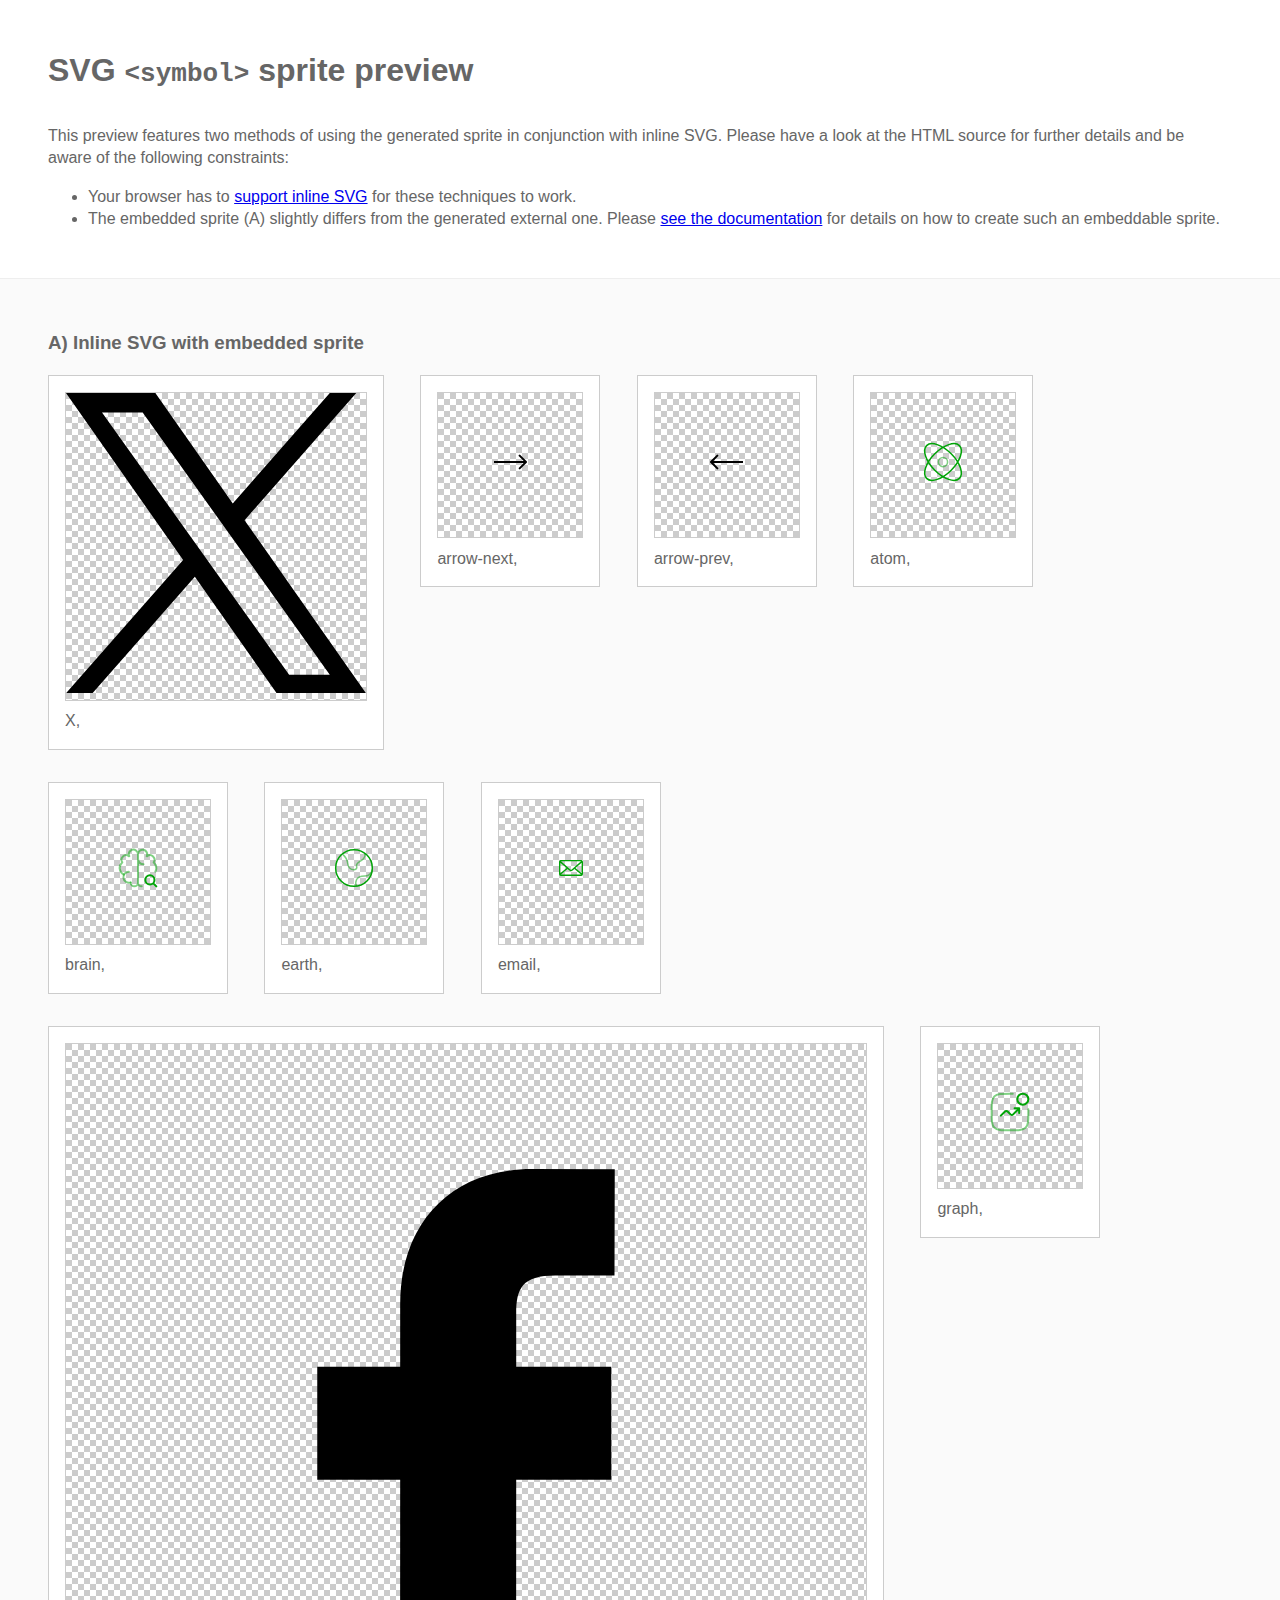
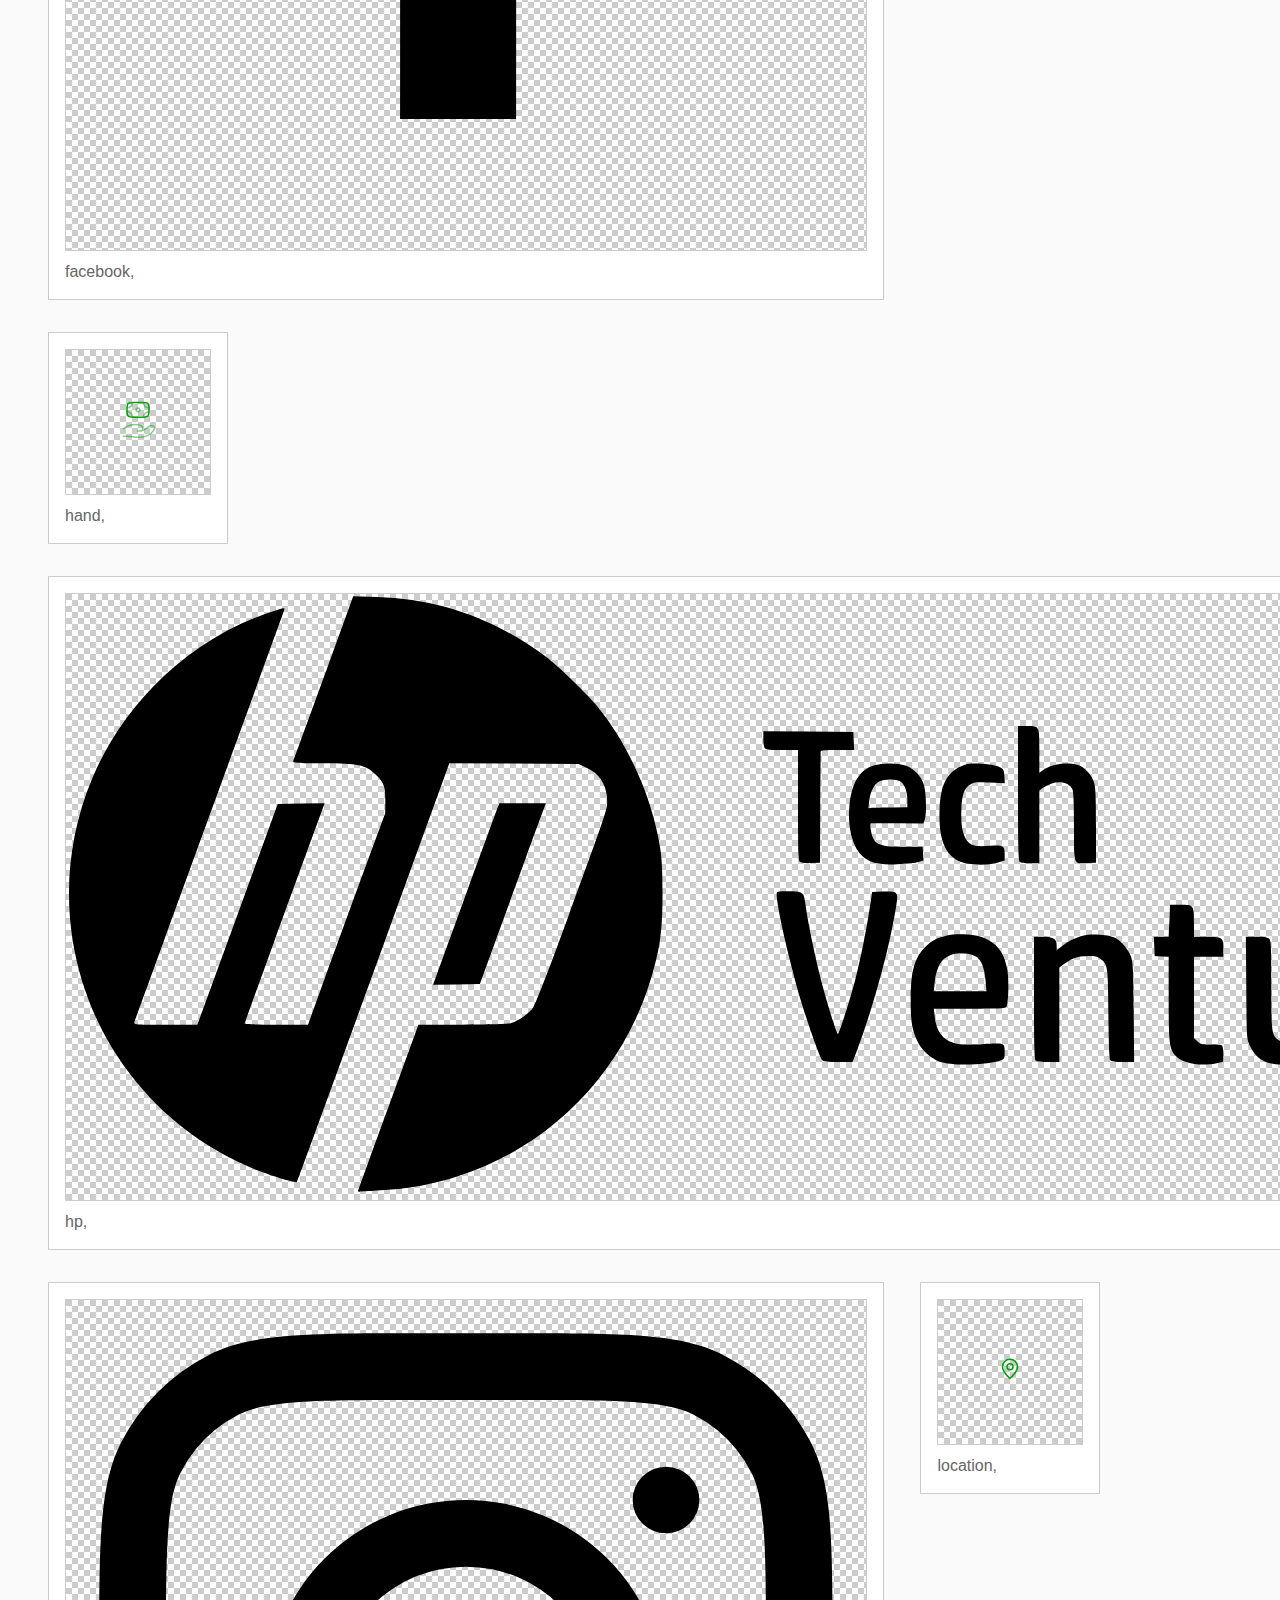
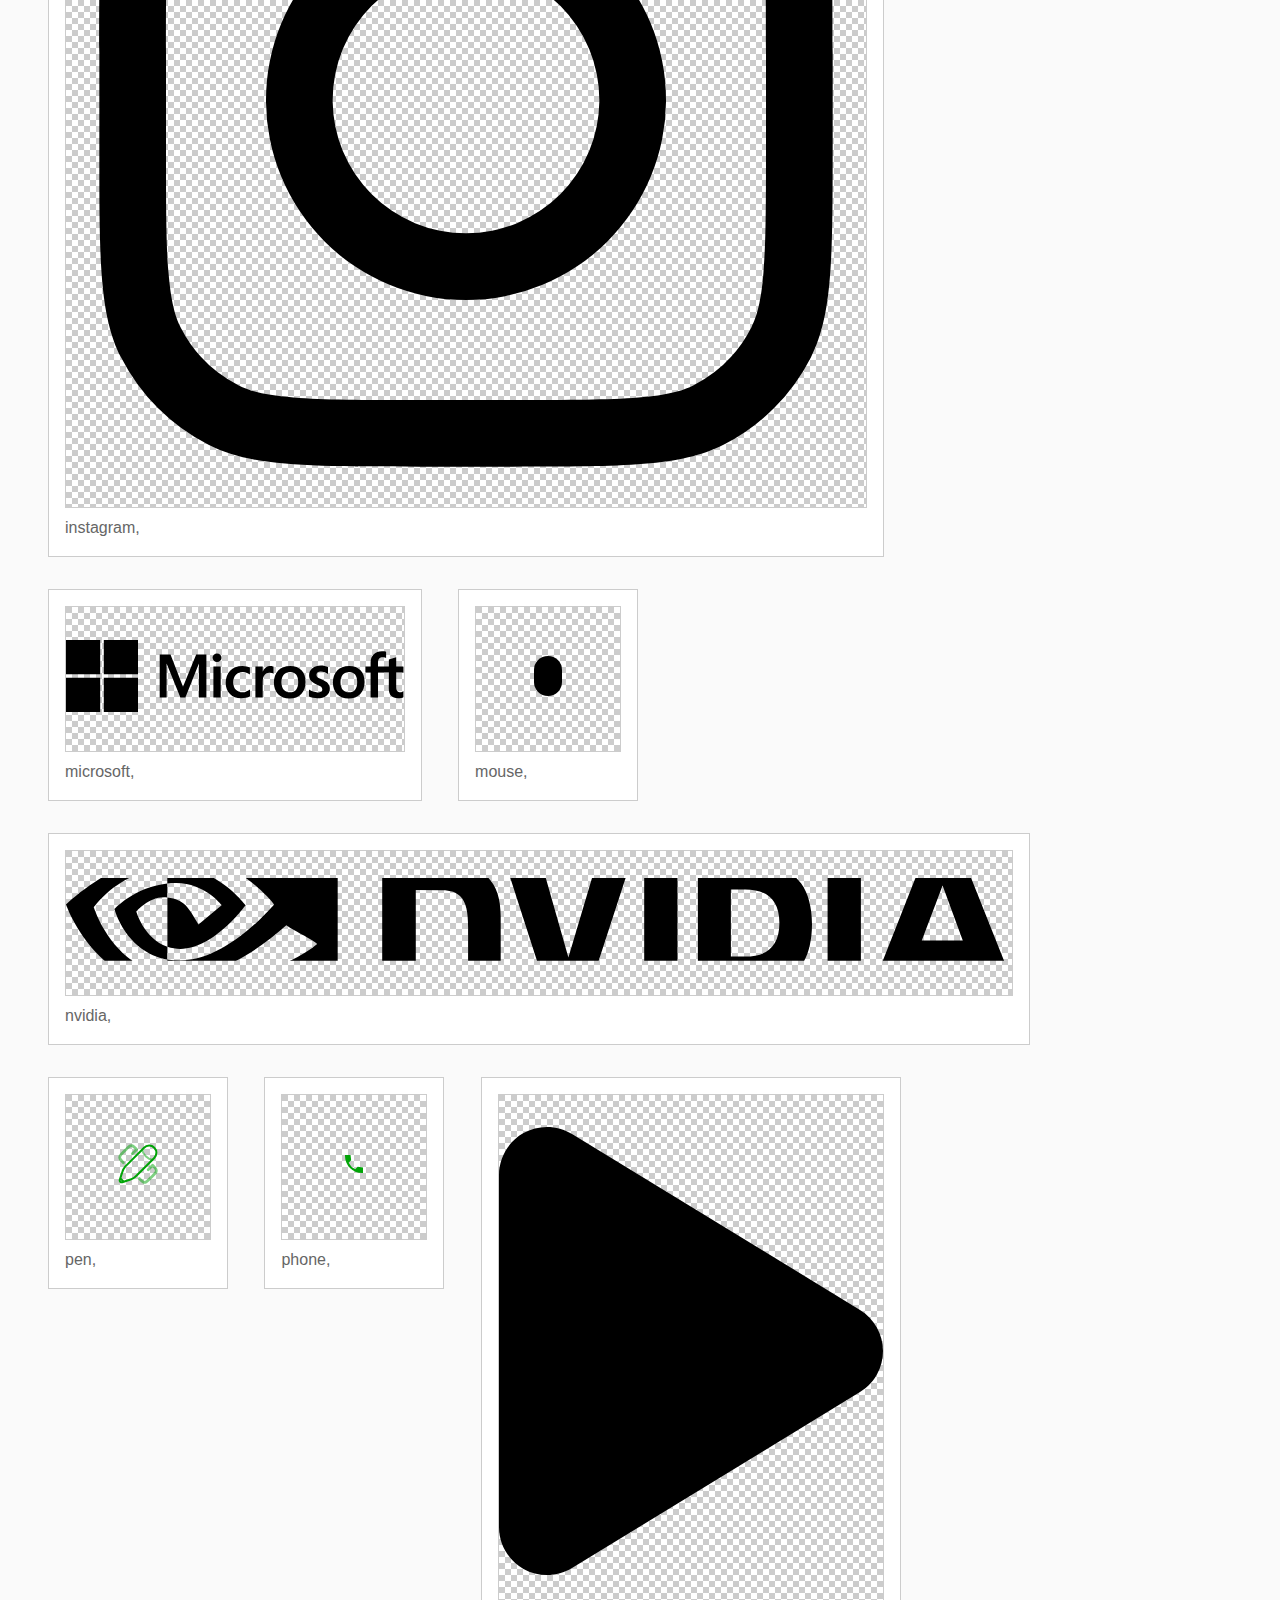
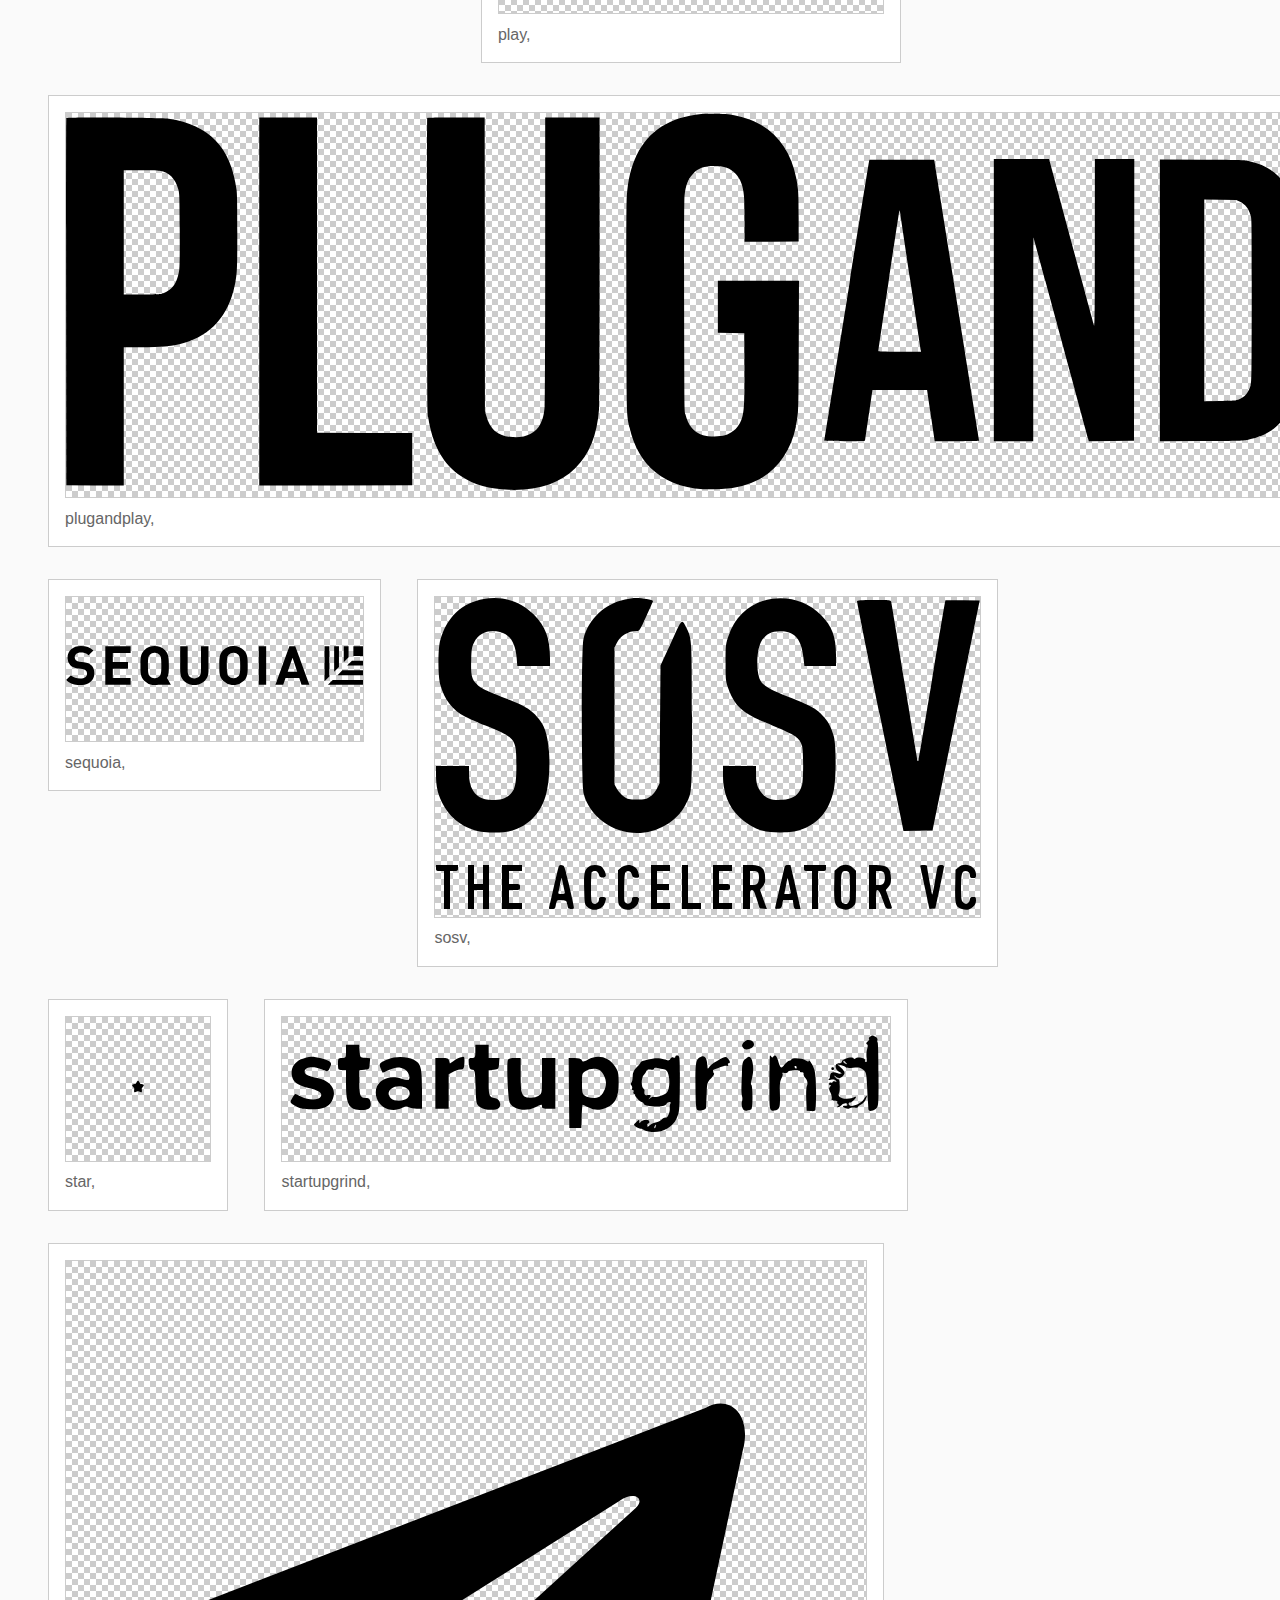
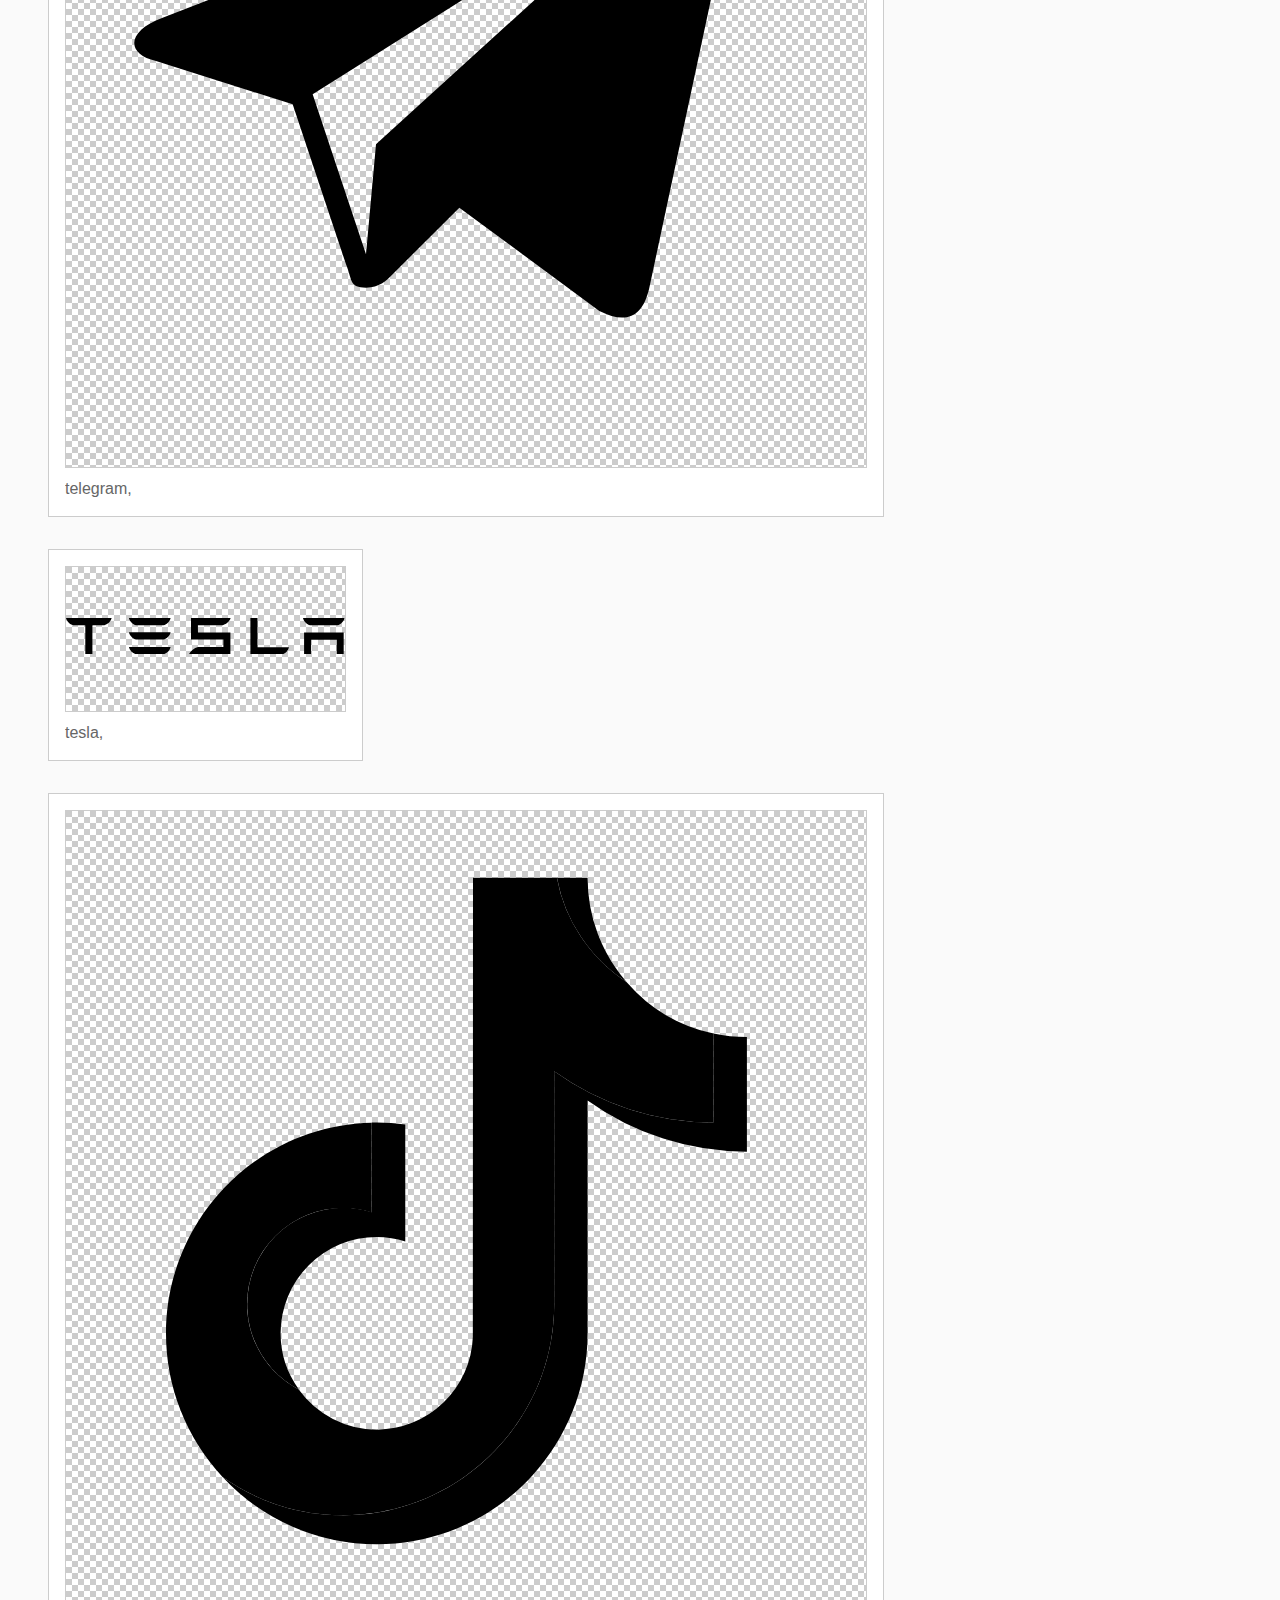
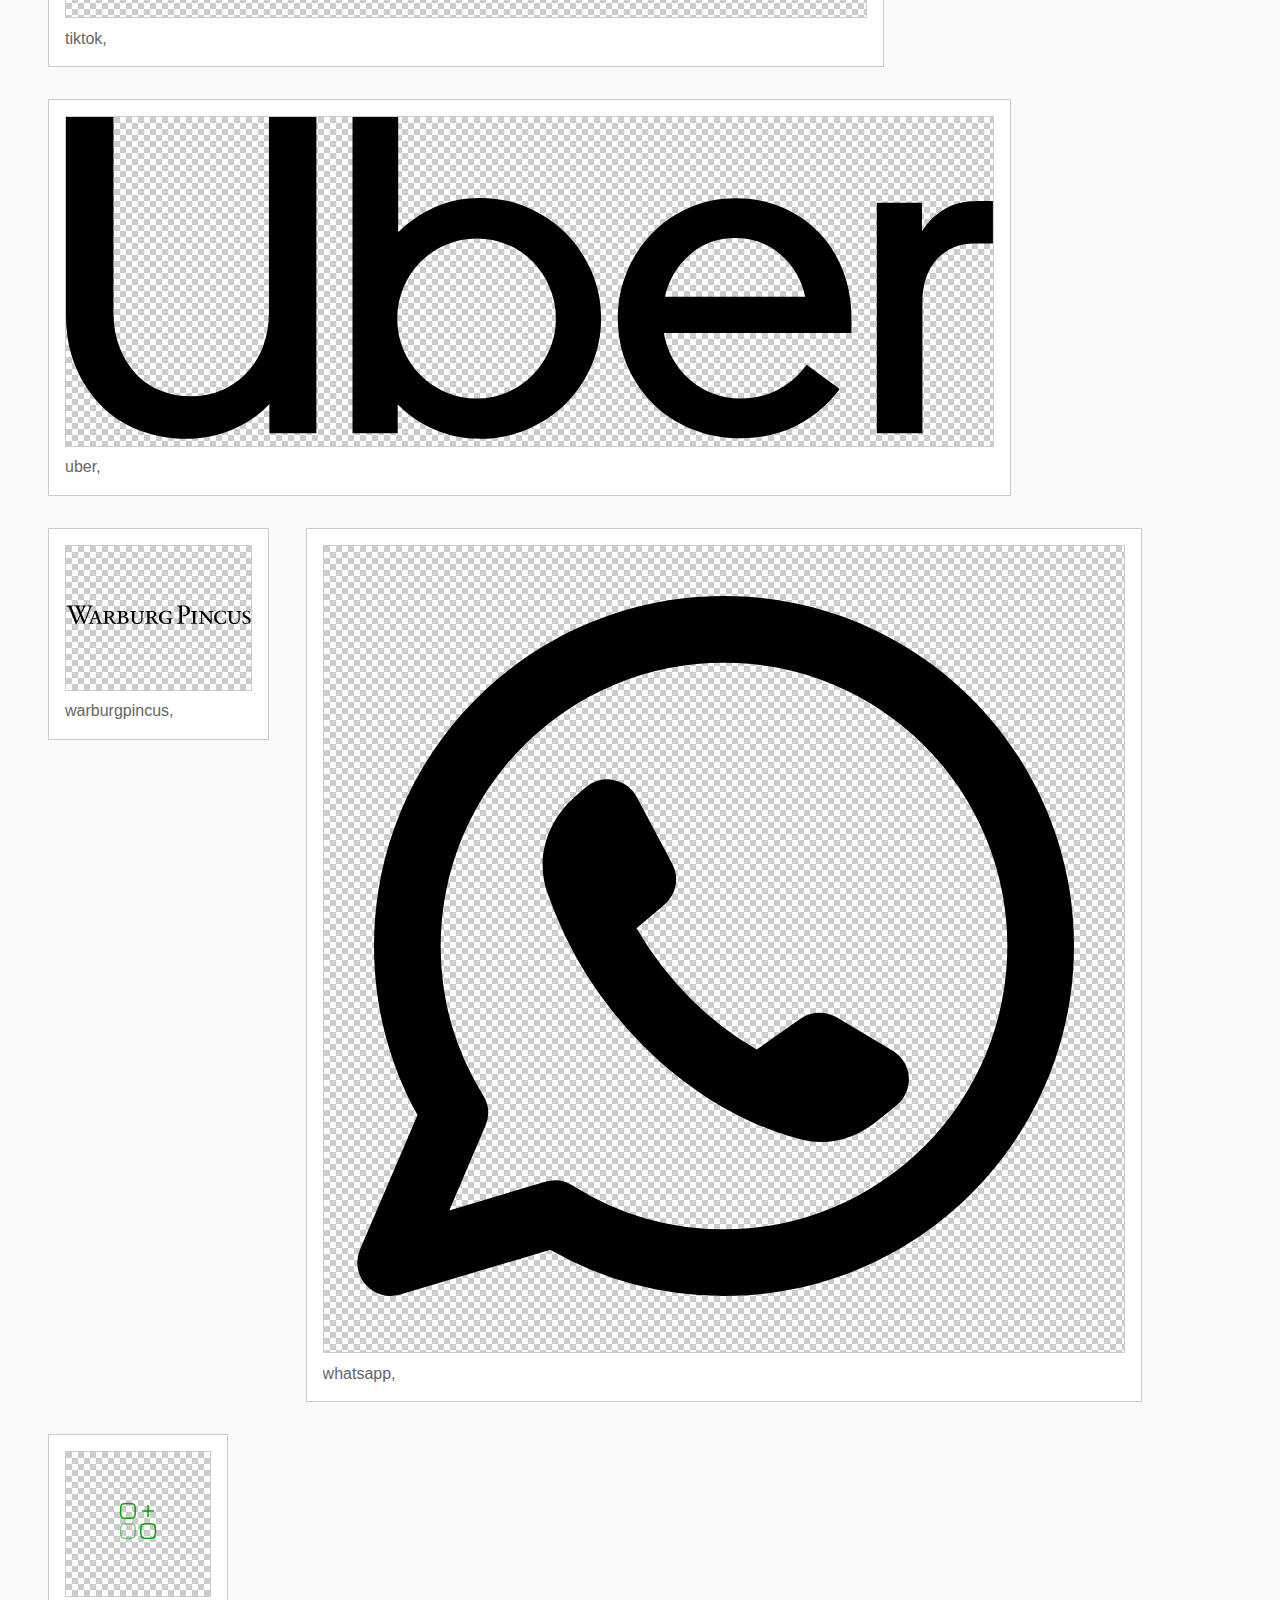
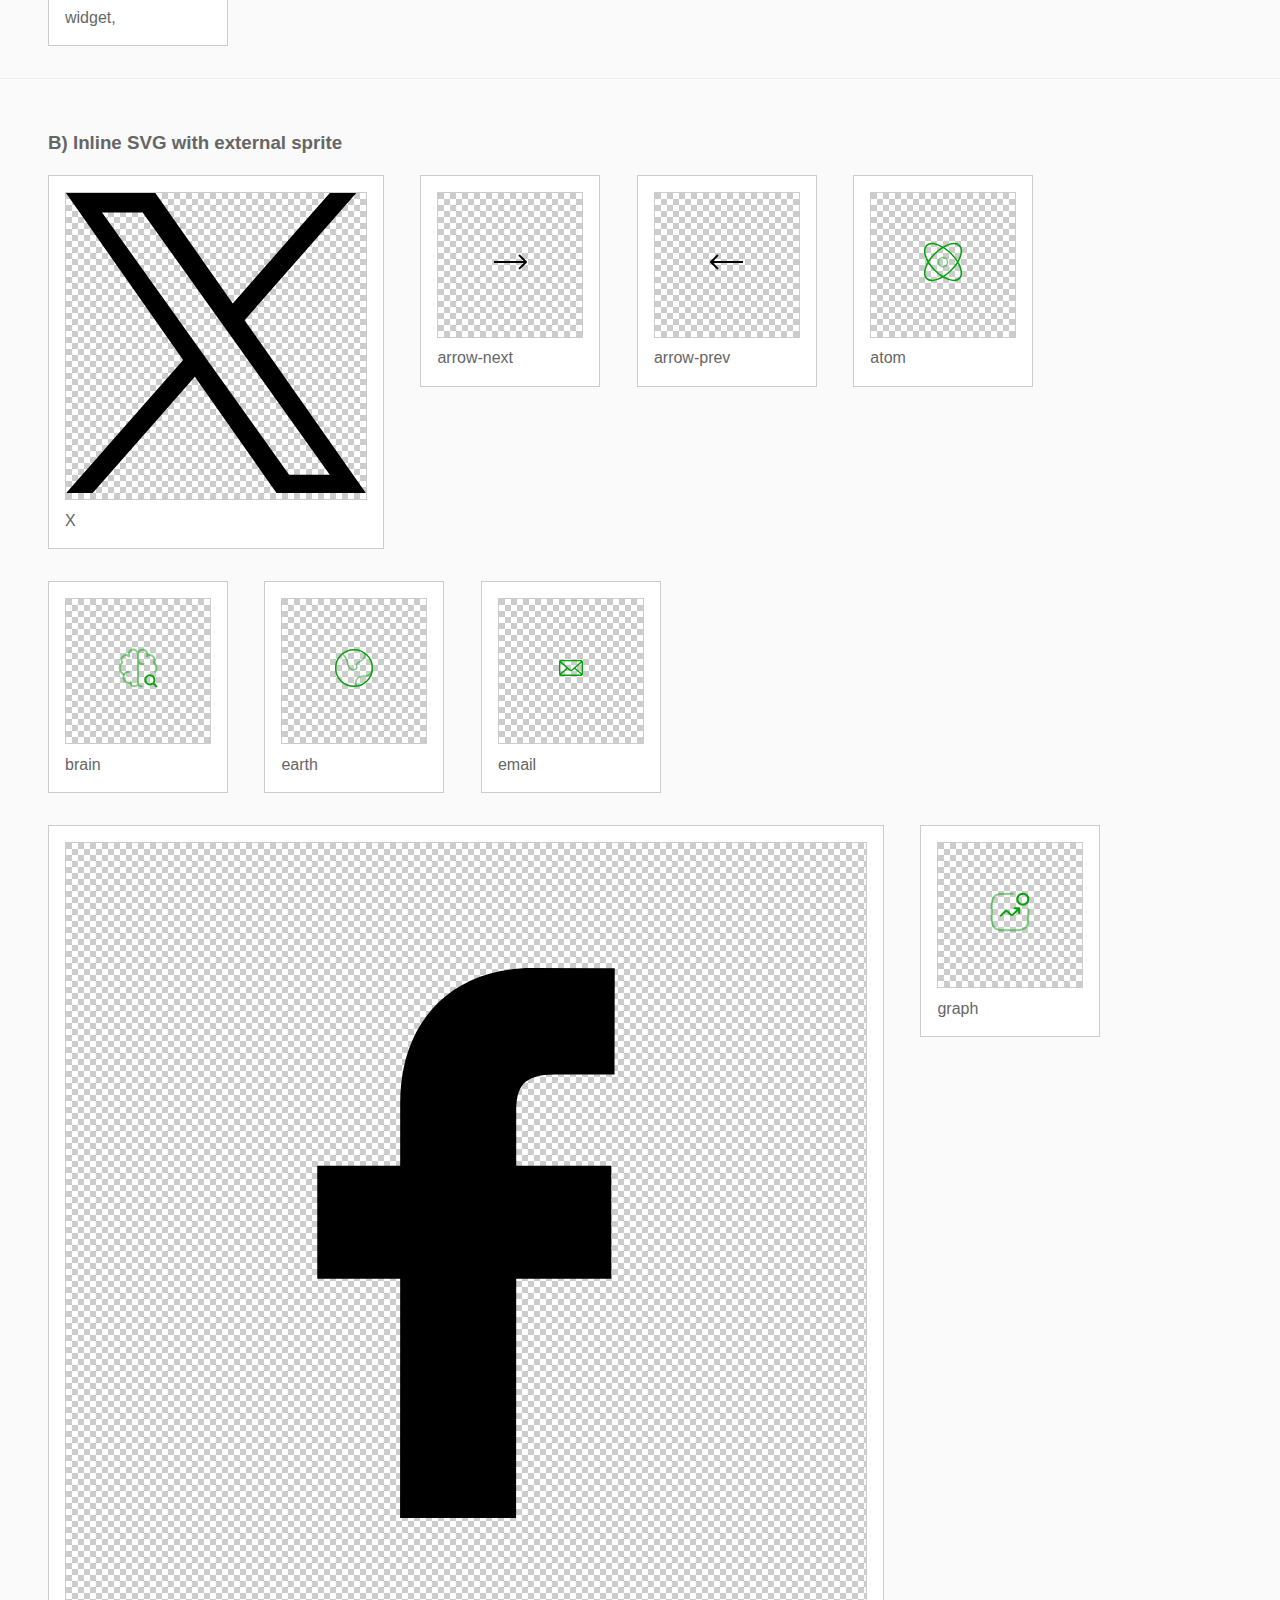
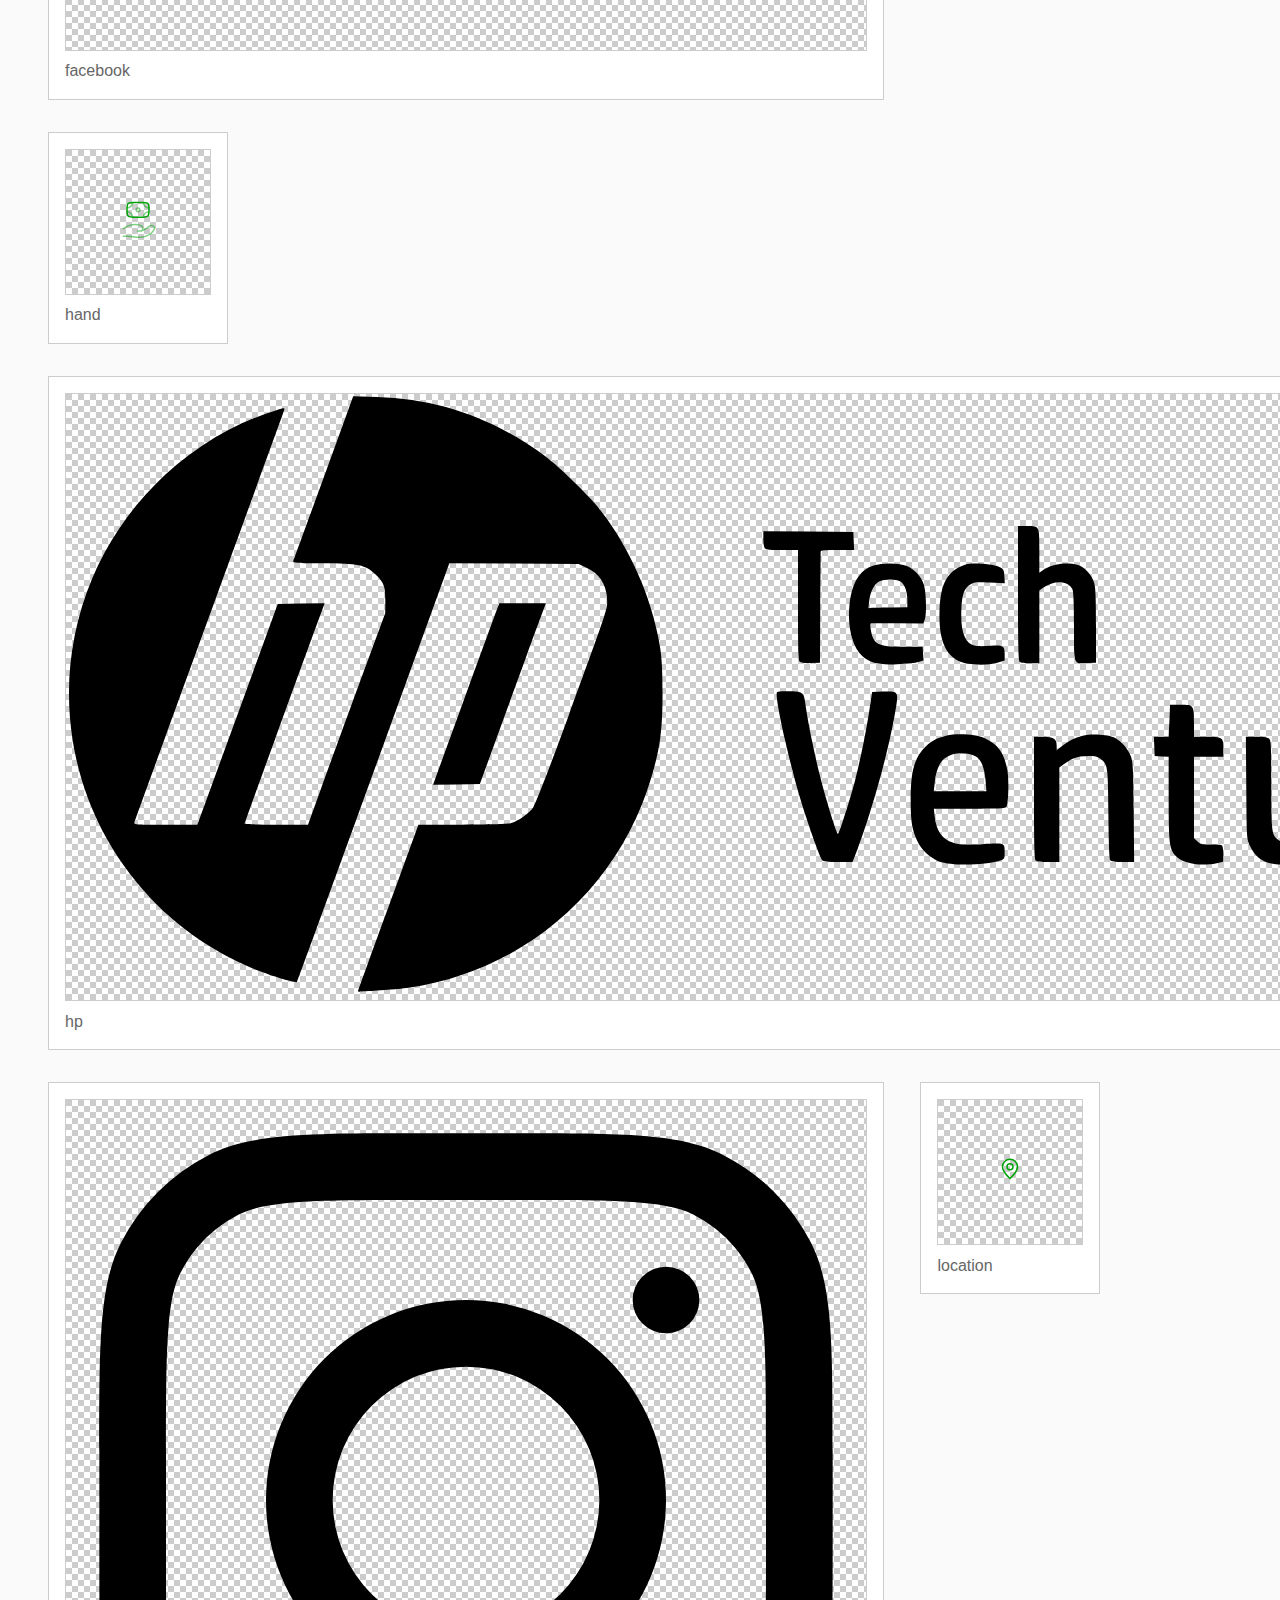
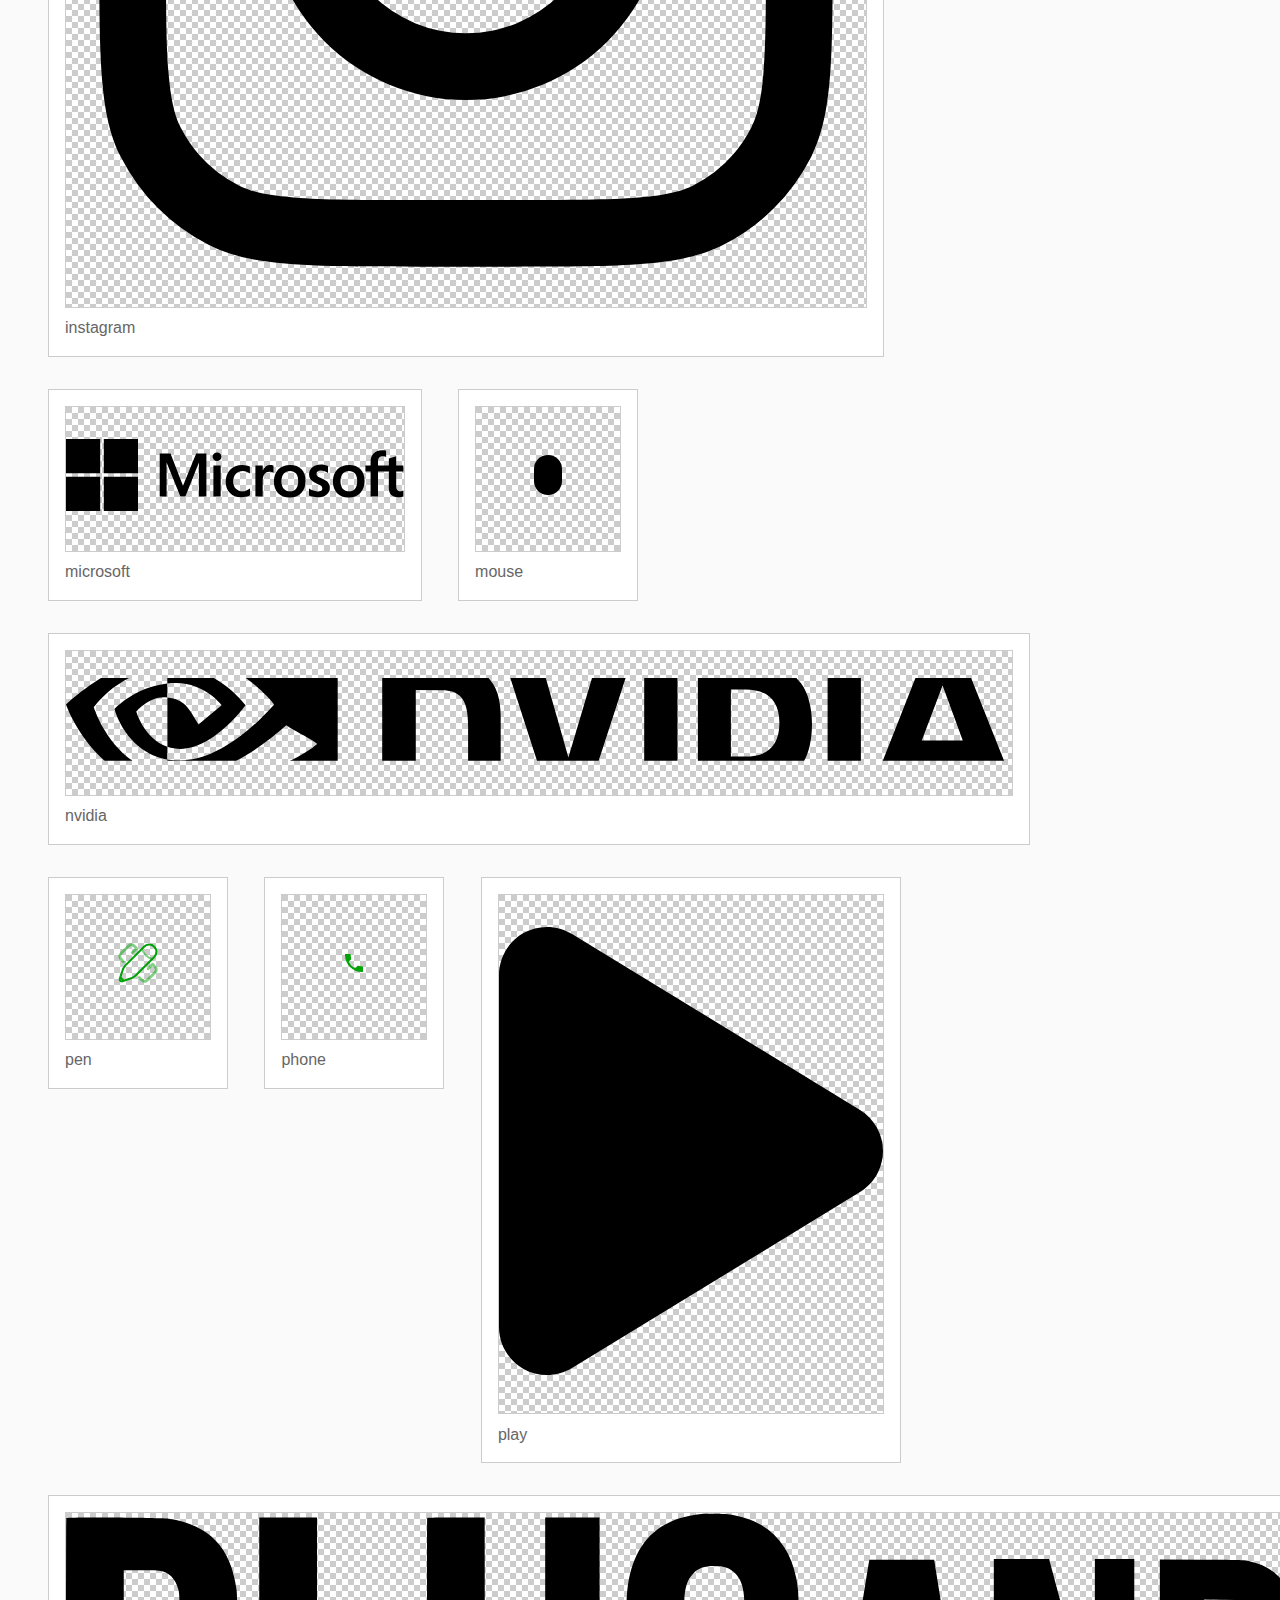
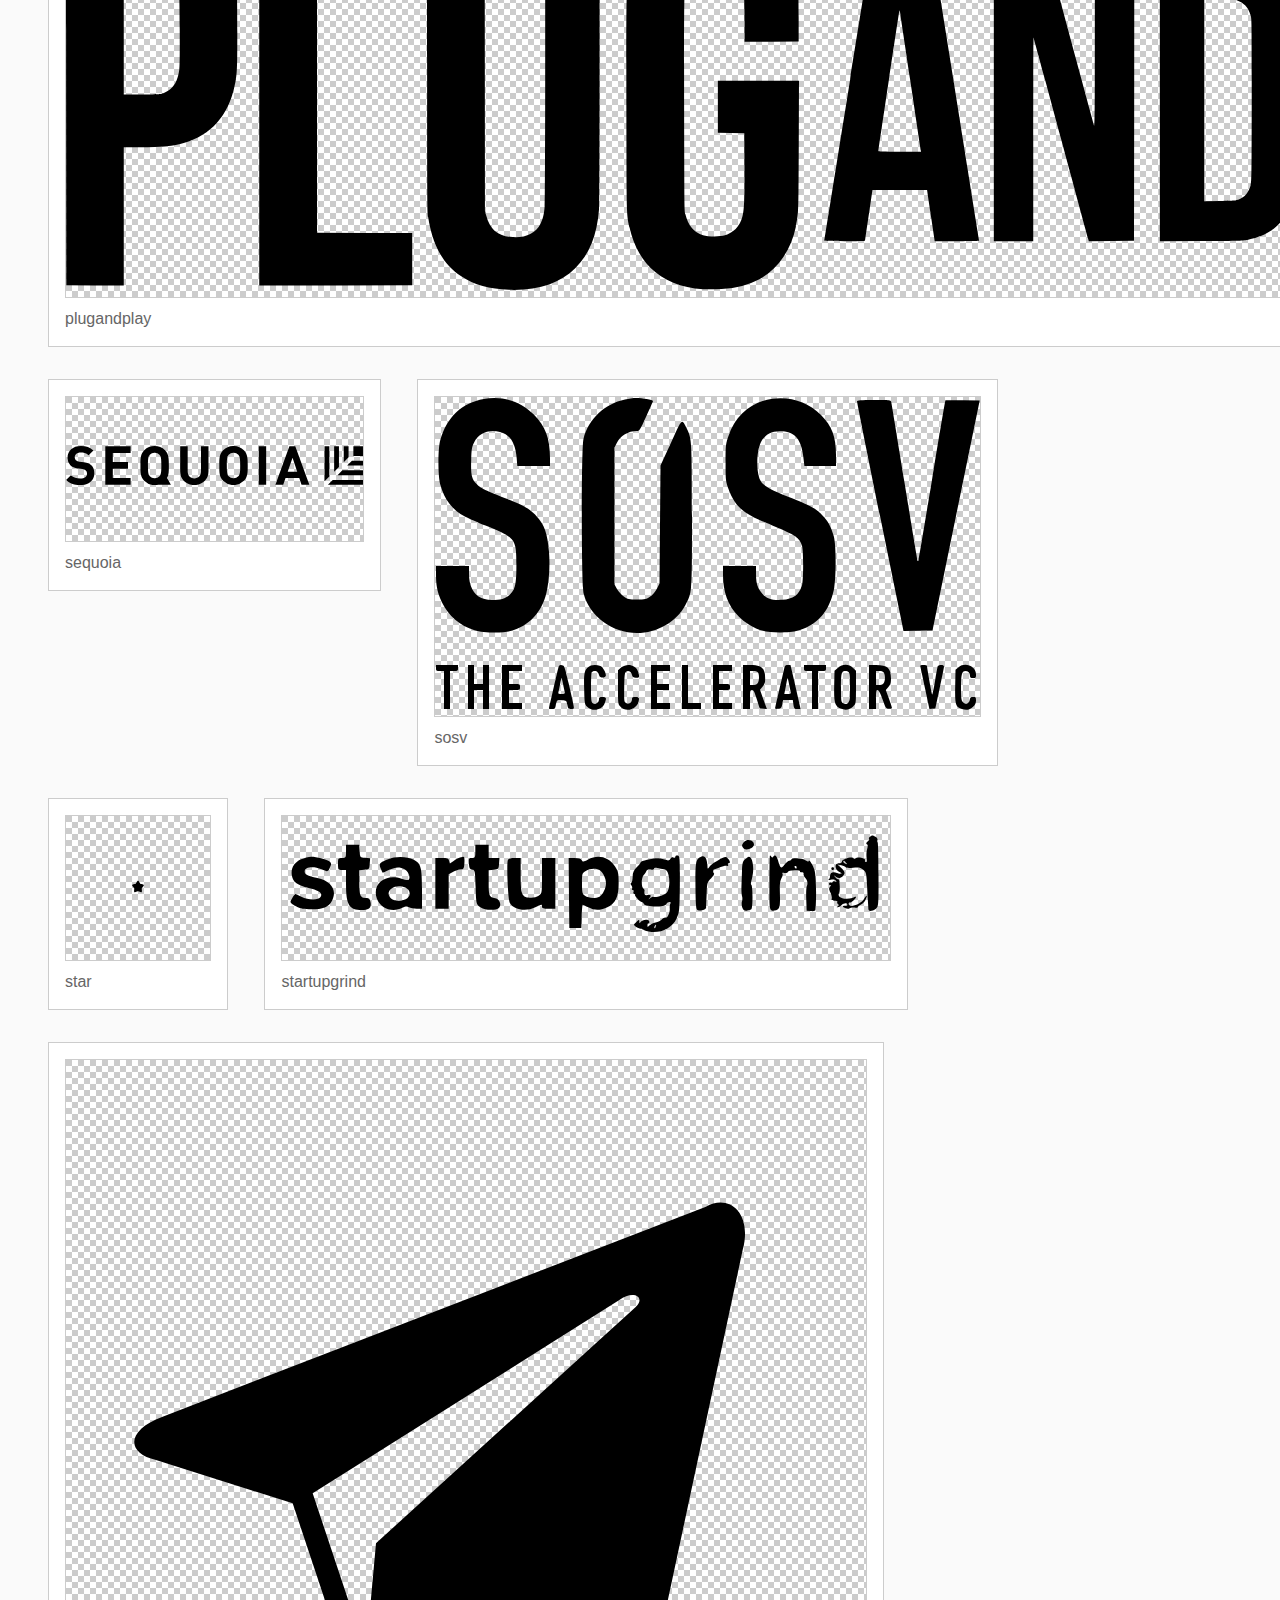
<file: img/symbol/sprite.symbol.html>
<!doctype html>
<html lang="en">
    <head>
        <meta charset="utf-8">
        <title>SVG &lt;symbol&gt; sprite preview | svg-sprite</title>
        <style>
            body {
                padding: 0;
                margin: 0;
                color: #666;
                background: #fafafa;
                font-family: Arial, Helvetica, sans-serif;
                font-size: 1em;
                line-height: 1.4;
            }

            header {
                display: block;
                padding: 3em 3em 2em;
                background-color: #fff;
            }

            header p {
                margin: 2em 0 0;
            }

            section {
                border-top: 1px solid #eee;
                padding: 2em 3em 0;
            }

            section ul {
                margin: 0;
                padding: 0;
            }

            section li {
                display: inline-block;
                background-color: #fff;
                position: relative;
                margin: 0 2em 2em 0;
                vertical-align: top;
                border: 1px solid #ccc;
                padding: 1em 1em 3em;
                cursor: default;
            }

            .icon-box {
                margin: 0;
                width: 144px;
                height: 144px;
                position: relative;
                background: #ccc url("data:image/svg+xml,%3Csvg xmlns='http://www.w3.org/2000/svg' width='12' height='12'%3E%3Cpath fill='%23fff' d='M6 0h6v6H6zM0 6h6v6H0z'/%3E%3C/svg%3E") top left repeat;
                border: 1px solid #ccc;
                display: table-cell;
                vertical-align: middle;
                text-align: center;
            }

            .icon {
                display: inline-block;
            }

            h1 {
                margin-top: 0;
            }

            h2 {
                margin: 0;
                padding: 0;
                font-size: 1em;
                font-weight: 400;
                white-space: nowrap;
                overflow: hidden;
                text-overflow: ellipsis;
                position: absolute;
                left: 1em;
                right: 1em;
                bottom: 1em;
            }

            footer {
                display: block;
                margin: 0;
                padding: 0 3em 3em;
            }

            footer p {
                margin: 0;
                font-size: .7em;
            }

            footer a {
                color: #0f7595;
                margin-left: 0;
            }
        </style>

<!--
Sprite shape dimensions
====================================================================================================
You will need to set the sprite shape dimensions via CSS when you use them as inline SVG, otherwise
they would become a huge 100% in size. You may use the following dimension classes for doing so.
They might well be outsourced to an external stylesheet of course.
-->

<style>
 .svg-X-dims { width: 300px; height: 300.25px; }
 .svg-arrow-next-dims { width: 33px; height: 16px; }
 .svg-arrow-prev-dims { width: 33px; height: 16px; }
 .svg-atom-dims { width: 44px; height: 44px; }
 .svg-brain-dims { width: 40px; height: 40px; }
 .svg-earth-dims { width: 44px; height: 44px; }
 .svg-email-dims { width: 24px; height: 16px; }
 .svg-facebook-dims { width: 800px; height: 800px; }
 .svg-graph-dims { width: 40px; height: 40px; }
 .svg-hand-dims { width: 44px; height: 44px; }
 .svg-hp-dims { width: 1600px; height: 600px; }
 .svg-instagram-dims { width: 800px; height: 800px; }
 .svg-location-dims { width: 18px; height: 22px; }
 .svg-microsoft-dims { width: 337.6px; height: 72px; }
 .svg-mouse-dims { width: 48px; height: 48px; }
 .svg-nvidia-dims { width: 946.4px; height: 82.83px; }
 .svg-pen-dims { width: 44px; height: 44px; }
 .svg-phone-dims { width: 18px; height: 18px; }
 .svg-play-dims { width: 384px; height: 512px; }
 .svg-plugandplay-dims { width: 2000px; height: 377.57px; }
 .svg-sequoia-dims { width: 297px; height: 39.1px; }
 .svg-sosv-dims { width: 545px; height: 313px; }
 .svg-star-dims { width: 12px; height: 13px; }
 .svg-startupgrind-dims { width: 608px; height: 118.667px; }
 .svg-telegram-dims { width: 800px; height: 800px; }
 .svg-tesla-dims { width: 278.7px; height: 36.3px; }
 .svg-tiktok-dims { width: 800px; height: 800px; }
 .svg-uber-dims { width: 927px; height: 322px; }
 .svg-warburgpincus-dims { width: 185.15px; height: 19.63px; }
 .svg-whatsapp-dims { width: 800px; height: 800px; }
 .svg-widget-dims { width: 44px; height: 44px; }
</style>

<!--
====================================================================================================
-->

    </head>
    <body>

<!--
Inline <symbol> SVG sprite
====================================================================================================
This is an inlined version of the generated SVG sprite. The single images may be <use>d everywhere
below within this document. Please see

    https://github.com/svg-sprite/svg-sprite/blob/main/docs/configuration.md#defs--symbol-mode

for further details on how to create this embeddable sprite variant.
-->

<svg width="0" height="0" style="position:absolute">
     <symbol viewBox="0 0 300 300.251" id="X" xmlns="http://www.w3.org/2000/svg"><path d="M178.57 127.15 290.27 0h-26.46l-97.03 110.38L89.34 0H0l117.13 166.93L0 300.25h26.46l102.4-116.59 81.8 116.59H300M36.01 19.54h40.65l187.13 262.13h-40.66"/></symbol>
     <symbol viewBox="0 0 33 16" id="arrow-next" xmlns="http://www.w3.org/2000/svg"><path d="M32.707 8.707a1 1 0 0 0 0-1.414L26.343.929a1 1 0 1 0-1.414 1.414L30.586 8l-5.657 5.657a1 1 0 0 0 1.414 1.414l6.364-6.364ZM0 9h32V7H0v2Z"/></symbol>
     <symbol viewBox="0 0 33 16" id="arrow-prev" xmlns="http://www.w3.org/2000/svg"><path d="M.293 8.707a1 1 0 0 1 0-1.414L6.657.929A1 1 0 0 1 8.07 2.343L2.414 8l5.657 5.657a1 1 0 1 1-1.414 1.414L.293 8.707ZM33 9H1V7h32v2Z"/></symbol>
     <symbol fill="none" viewBox="0 0 44 44" id="atom" xmlns="http://www.w3.org/2000/svg"><path d="M38.394 5.606c4.528 4.527.858 15.536-8.195 24.59-9.057 9.055-20.066 12.724-24.593 8.197-4.528-4.528-.858-15.535 8.197-24.59s20.064-12.724 24.59-8.197Zm-32.788 0c-4.528 4.528-.858 15.537 8.195 24.59 9.057 9.055 20.066 12.724 24.593 8.197 4.528-4.526.858-15.535-8.197-24.59S10.133 1.079 5.607 5.606Z" stroke="#00A407" stroke-width="1.5"/><path opacity=".5" d="M26.583 22a4.584 4.584 0 1 1-9.167 0 4.584 4.584 0 0 1 9.167 0Z" stroke="#00A407" stroke-width="1.5"/></symbol>
     <symbol fill="none" viewBox="0 0 40 40" id="brain" xmlns="http://www.w3.org/2000/svg"><path d="M10.833 23.666a5.5 5.5 0 1 0 1.834 10.688" stroke="#00A407" stroke-opacity=".5" stroke-width="2" stroke-linecap="round" stroke-linejoin="round"/><path d="M5.817 26.609a7.333 7.333 0 0 1-1.602-12.166m.055-.149a4.583 4.583 0 0 1 6.563-6.211m.437.12a4.582 4.582 0 0 1 7.012-5.53A4.584 4.584 0 0 1 20 6.25m0 0v28.416M20 6.25a4.583 4.583 0 1 1 8.73 1.952M20 34.666a3.667 3.667 0 0 1-7.333 0m7.333 0a3.667 3.667 0 0 0 3.667 3.667M20 10.833a5.5 5.5 0 0 0 5.5 5.5m10.285-1.89A7.317 7.317 0 0 1 38.333 20c0 1.288-.331 2.5-.916 3.553m-1.687-9.259a4.583 4.583 0 0 0-6.563-6.211" stroke="#00A407" stroke-opacity=".5" stroke-width="2" stroke-linecap="round" stroke-linejoin="round"/><path d="m35.583 35.583 2.75 2.75m-11-6.417a4.583 4.583 0 1 0 9.167 0 4.583 4.583 0 0 0-9.167 0Z" stroke="#00A407" stroke-width="2" stroke-linecap="round" stroke-linejoin="round"/></symbol>
     <symbol fill="none" viewBox="0 0 44 44" id="earth" xmlns="http://www.w3.org/2000/svg"><path d="M22 40.334c10.125 0 18.333-8.209 18.333-18.334S32.125 3.667 22 3.667C11.875 3.667 3.667 11.875 3.667 22c0 10.126 8.208 18.334 18.333 18.334Z" stroke="#00A407" stroke-width="1.5"/><path opacity=".5" d="M11 8.636c1.43 1.303 4.378 4.864 4.72 8.684.322 3.573 2.678 6.477 6.28 6.514 1.384.015 2.783-.985 2.78-2.369 0-.427-.072-.865-.182-1.268a2.593 2.593 0 0 1 .152-1.863c1.118-2.305 3.318-2.924 5.06-4.176.772-.556 1.478-1.143 1.788-1.614.86-1.301 1.717-3.907 1.288-5.21m7.447 16.5c-.605 1.707-1.03 6.188-7.85 6.259 0 0-6.037 0-7.848 3.414-1.45 2.731-.606 5.689 0 6.827" stroke="#00A407" stroke-width="1.5"/></symbol>
     <symbol fill="none" viewBox="0 0 24 16" id="email" xmlns="http://www.w3.org/2000/svg"><path d="m16.484 7.976 6.151-5.344v10.627l-6.151-5.283Zm-7.926.905 2.16 1.875c.339.288.781.462 1.264.462h.03c.484 0 .926-.175 1.269-.465l-.003.002 2.16-1.875 6.566 5.639H1.995l6.563-5.638ZM1.986 1.365h20.03l-9.621 8.356a.612.612 0 0 1-.38.132h-.027a.61.61 0 0 1-.381-.133l.001.001-9.622-8.356Zm-.621 1.266 6.15 5.344-6.15 5.28V2.631ZM22.965.19c-.24-.12-.522-.19-.821-.19H1.859c-.29 0-.576.068-.835.197l.011-.005A1.856 1.856 0 0 0 0 1.855v12.172a1.86 1.86 0 0 0 1.858 1.858h20.283a1.86 1.86 0 0 0 1.858-1.858V1.855c0-.727-.419-1.357-1.029-1.66L22.959.19h.006Z" fill="#00A407"/></symbol>
     <symbol viewBox="0 0 32 32" id="facebook" xmlns="http://www.w3.org/2000/svg"><path d="m21.95 5.005-3.306-.004c-3.206 0-5.277 2.124-5.277 5.415v2.495H10.05v4.515h3.317l-.004 9.575h4.641l.004-9.575h3.806l-.003-4.514h-3.803v-2.117c0-1.018.241-1.533 1.566-1.533l2.366-.001.01-4.256z"/></symbol>
     <symbol fill="none" viewBox="0 0 40 40" id="graph" xmlns="http://www.w3.org/2000/svg"><path opacity=".5" d="M38.333 17.25V20c0 8.643 0 12.964-2.685 15.648-2.683 2.686-7.006 2.686-15.648 2.686s-12.963 0-15.65-2.686C1.668 32.966 1.668 28.643 1.668 20c0-8.642 0-12.963 2.684-15.649C7.038 1.667 11.358 1.667 20 1.667h2.75" stroke="#00A407" stroke-width="2" stroke-linecap="round"/><path d="M32.833 12.667a5.5 5.5 0 1 0 0-11 5.5 5.5 0 0 0 0 11Z" stroke="#00A407" stroke-width="2"/><path d="m10.834 23.667 4.203-4.204a1.833 1.833 0 0 1 2.593 0l2.907 2.908a1.834 1.834 0 0 0 2.593 0l6.037-6.037m0 0v4.583m0-4.583h-4.584" stroke="#00A407" stroke-width="2" stroke-linecap="round" stroke-linejoin="round"/></symbol>
     <symbol fill="none" viewBox="0 0 44 44" id="hand" xmlns="http://www.w3.org/2000/svg"><path d="M31.926 19.092C33 18.018 33 16.291 33 12.833c0-3.457 0-5.184-1.074-6.259m0 12.518c-1.075 1.075-2.802 1.075-6.26 1.075h-7.333c-3.457 0-5.184 0-6.259-1.075M31.926 6.574C30.85 5.5 29.124 5.5 25.666 5.5h-7.333c-3.457 0-5.184 0-6.259 1.074m0 0C11 7.65 11 9.376 11 12.834c0 3.457 0 5.184 1.074 6.258" stroke="#00A407" stroke-width="1.5"/><path opacity=".5" d="M23.833 12.833a1.833 1.833 0 1 1-3.665 0 1.833 1.833 0 0 1 3.665 0Z" stroke="#00A407" stroke-width="1.5"/><path opacity=".5" d="M33 11a5.5 5.5 0 0 1-5.5-5.5m5.5 9.167a5.5 5.5 0 0 0-5.5 5.5M11 11a5.5 5.5 0 0 0 5.5-5.5M11 14.667a5.5 5.5 0 0 1 5.5 5.5M7.333 39.21h4.144c1.851 0 3.727.195 5.529.565 3.218.661 6.528.734 9.772.216 1.591-.256 3.153-.65 4.568-1.332 1.276-.618 2.84-1.485 3.89-2.459 1.05-.972 2.142-2.561 2.916-3.804.667-1.067.344-2.374-.708-3.168a3.46 3.46 0 0 0-4.07 0l-3.313 2.502c-1.283.972-2.686 1.865-4.356 2.13a15.89 15.89 0 0 1-.632.087m0 0-.202.022m.202-.022c.293-.08.562-.23.782-.44a2.735 2.735 0 0 0 .232-3.913 3.48 3.48 0 0 0-.825-.672c-5.128-3.06-13.109-.73-17.929 2.69m17.74 2.335a.956.956 0 0 1-.202.022m0 0c-1.106.11-2.22.113-3.326.007" stroke="#00A407" stroke-width="1.5" stroke-linecap="round"/></symbol>
     <symbol viewBox="0 0 1200 450" id="hp" xmlns="http://www.w3.org/2000/svg"><path d="M193.3 62.6c-12.2 33.5-22.5 61.7-22.8 62.6-.7 1.7.8 1.8 21.6 1.8 27.3 0 32.4 1.1 40.1 8.4 6.2 5.9 7.3 8.9 7.3 19.6l-.1 9.5-18.8 51c-10.3 28-23.3 63.7-28.9 79.2L181.5 323h-23.7c-13.1 0-23.8-.3-23.8-.8 0-.6 35.9-99.6 56.6-156l3.4-9.2-17.6.2-17.6.3-30.1 82.8L98.5 323H74.7c-22.3 0-23.9-.1-23.4-1.7.4-1.6 24.8-68.6 91.9-252.8 11-30.3 20.3-55.8 20.5-56.7.5-1.5-.1-1.5-5.9.3-61 19-112.9 66.3-138 125.9-33.4 79.2-18.4 170.4 38.6 234.5 7 7.9 8.8 9.7 17.6 17.9 18.1 16.7 43.7 32.5 68 42 11.5 4.5 28.5 9.5 29.3 8.6.2-.3 26-71 57.3-157.3L287.5 127l48.5.2 48.5.3 5.5 2.6c10 4.7 15 12 15.7 22.9.6 8.1 1.4 5.7-28.9 88.7-13.9 38-24.6 65.8-26.3 68.2-3.2 4.7-11.3 10.4-17 12-2.5.7-15.8 1.1-36.6 1.1h-32.6l-14.6 40.2c-8.1 22.2-18.3 50.2-22.7 62.2-4.4 12.1-8 22.2-8 22.4 0 .9 27.5-.9 38-2.4 87.4-12.9 158.1-74.6 182.5-159.4 6.3-22 7.9-34.5 7.9-61.5 0-26.1-.9-33.8-6.4-55.5-7.3-28.9-23.4-61.2-42.1-84.2-7.9-9.7-30.3-31.3-39.9-38.4-38.4-28.3-79.6-42.7-126-44.1l-17.6-.6-22.1 60.9zM714 149.3c0 37.8.3 50.6 1.2 51.5.7.7 4 1.2 8 1.2h6.8v-54.6l2.8-2c8.2-6.1 19-5.6 22 1.1.8 1.8 1.2 10.4 1.2 28 0 29.4-.6 27.8 10.3 27.3l6.2-.3V174c0-20.8-.3-28.7-1.4-32.4-1.8-6.2-7.3-12-12.6-13.5-8.4-2.3-19.1-.7-25.4 3.8l-3.1 2.2v-16.5c0-19.1.3-18.6-9.9-18.6H714v50.3zm-191-40.5c0 3.2.5 6.3 1.2 7 .8.8 5.2 1.2 13 1.2H549v41.4c0 34.4.2 41.6 1.4 42.5.9.7 4.1 1.1 8.3.9l6.8-.3.2-41c.2-22.6.3-41.6.3-42.3 0-.9 3.2-1.2 12.5-1.2h12.6l-.3-6.8-.3-6.7-33.7-.3-33.8-.2v5.8zm82.7 19.8c-10.7 3.3-16.7 13.6-18.2 31-1.4 15.7 2.4 30.4 9.5 36.8 6.1 5.5 12.1 6.9 26.4 6.3 6.6-.3 13.8-1 15.9-1.7l3.8-1.1-.3-5.2-.3-5.2H628c-19.3 0-22.6-1.7-24.5-13.3-.5-3.2-.4-4.2.7-4.2.7-.1 9.7 0 20.1 0l18.7.1 1-2.6c1.6-4.1 1.2-20.5-.6-26.4-1.9-6.6-7.4-12.2-13.9-14.5-6-2-17.3-2-23.8 0zm20.2 12c3.2 2.3 5.1 7.4 5.1 13.9v5.5l-11.7.1c-6.5 0-13.1.2-14.7.3l-2.8.2.6-5.4c.8-6.7 3.8-12.7 7.4-14.6 3.7-2.1 13.1-2 16.1 0zm48.9-12.7c-13.4 4.4-18.7 13.4-19.6 33.4-.9 21.5 3.5 33.3 14.3 39 5.6 2.9 20.9 3.6 28.9 1.3l5.6-1.7V195c0-6.3-1.2-6.9-11.1-6.1-4.2.3-9.1.3-10.9 0-7.7-1.6-11.1-10.1-10.5-26.5.4-11.8 2-16.5 6.7-19.5 3-1.9 4.3-2 14.6-1.5l11.3.5-.3-5.2c-.3-4.9-.5-5.3-4.2-7.1-4.3-2.1-20.1-3.2-24.8-1.7z"/><path d="M323.9 159.7c-.6 1.6-11.8 32.2-24.9 68.1L275.3 293l17.5-.2 17.6-.3 13.3-36.5c7.3-20.1 17.4-47.8 22.4-61.5 5-13.8 10.2-27.8 11.5-31.3l2.3-6.2H325l-1.1 2.7zM533 225.4c0 8.7 10 52.7 18 79.1 5.3 17.5 14.4 43.1 16.2 45.2.7.9 4.4 1.3 11.8 1.3h10.9l3.2-8.3c10.9-28.2 24-75.4 28.9-104.7 2.6-15.3 2.6-15.2-9.4-14.8l-8 .3-2.2 14.5c-2.5 16.1-7.1 38.5-10.9 53-3.5 13.1-11.7 39-12.5 39-1 0-8.8-25-13.4-43.1-4.3-16.8-9.6-42.9-11.1-54.9-1.1-8.2-2.1-9-12.7-9-8.7 0-8.8 0-8.8 2.4zm294.8 14.3c-.1 3.8-.3 7.7-.4 8.8-.1 1.1-.2 3.5-.3 5.2l-.1 3.3h-11.1l.3 7.2.3 7.3 5.3.3 5.2.3v31c0 34.2.5 38.2 5.4 43.4 5.4 5.7 18.3 8 30.6 5.4l5-1.1V345c0-3.2-.5-6.2-1.1-6.5-.6-.4-4.4-.7-8.5-.6-6.7.1-7.7-.2-9.9-2.4l-2.5-2.4V272h22v-6.5c0-8-.7-8.5-12.9-8.5H846v-10.1c0-13.7-.2-13.9-10-13.9h-8l-.2 6.7zM660 256.3c-7.1 1.7-11 3.8-15.6 8.5-8.1 8.3-10.8 18-10.9 39.2 0 16.6 1 22.7 5.2 31.7 2.9 6.3 9.7 12.5 16.1 14.9 9.4 3.4 34.1 3 46-.7 3-1 3.2-1.4 3.2-5.4 0-8 .7-7.7-16.9-6.9-12.9.6-16.6.4-21.1-.9-8.9-2.6-13.1-8.4-14.5-20l-.6-5.7h26.9c24.8 0 27-.1 27.7-1.8 1.4-3.5 1.7-20 .6-26.8-2.3-13-6.9-19.6-17-24.2-6.6-3-20.4-3.9-29.1-1.9zm22.1 15.3c4.2 2.1 6.8 8.5 7.6 18.4l.6 8h-39.5l.7-5.8c1.7-14.4 5.7-20.2 15.5-22.3 4.7-1 11.3-.3 15.1 1.7zm80.4-15.3c-6 1.6-10.7 4-15.7 7.9l-3.8 3v-3.5c0-5.1-2.4-6.7-10.3-6.7H726v45.8c0 34.3.3 46.1 1.2 47 .7.7 4.4 1.2 9.5 1.2h8.3v-70.9l3.3-2.4c6.3-4.8 9.9-6.1 17.4-6.1 5.7-.1 7.7.3 10 2 5.7 4.2 5.8 4.9 6.1 41.4.2 21.8.7 33.9 1.4 34.7.7.9 3.8 1.3 9.5 1.3h8.4l-.3-37.3c-.3-32.6-.6-37.8-2.1-41.8-2.5-6.4-7.8-12.3-12.9-14.4-5.6-2.2-17-2.8-23.3-1.2zm306.7.2c-7.6 2.1-10.4 3.8-15.3 9.3-7.8 8.7-11 21.9-10.4 42.7.4 13.2 2.2 21.3 6.2 28.8 3.3 5.9 7 9.2 14.3 12.6 4.8 2.2 7.2 2.6 18.6 2.9 12.3.4 17.4-.1 27.7-2.9l3.8-1-.3-5.7-.3-5.7-15.1.4c-19.3.4-25.5-.8-30.5-5.8-3.8-3.7-5.2-7.5-6.3-16.4l-.6-4.7h27.1c24.7 0 27-.1 27.7-1.8.4-.9.7-7.8.7-15.2 0-20.8-3.8-29.1-16-35.1-5.8-2.8-7.7-3.2-16.3-3.6-6.5-.2-11.4.2-15 1.2zm23 15.1c4.3 2.2 6.8 8.3 7.5 18l.6 8.4h-39.4l.7-5.3c1.7-14.8 5.8-20.8 15.4-22.8 4.4-.9 11.7-.1 15.2 1.7zm62.8-15.5c-6.4 1.3-14.6 5.6-17 8.9-3.2 4.5-5 10.7-5 17.4 0 9.1 1.6 13.5 6.5 18.2 4.2 4.1 10.1 6.4 29.8 11.9 3.1.9 7.2 2.8 8.9 4.4 2.8 2.5 3.2 3.5 3.2 7.8 0 6.3-2.2 9.7-7.1 11.4-4.5 1.4-17.2 1.7-30.5.6l-9.8-.8v5.4c0 3.9.5 5.8 1.8 6.9 3.3 2.9 12.2 4.3 28.2 4.3 14.2 0 15.9-.2 20.7-2.4 10.8-4.8 16-14.7 15.1-28.6-.6-8.5-3.4-14.3-8.7-17.8-4.7-3-7.4-4-20.3-7.6-12.1-3.4-16-5.1-18.2-8.3-2.2-3.1-2-9 .4-12.1 3.5-4.4 7.7-5.1 26.3-4.4l17 .7-.5-5.1c-.3-2.8-1.2-5.7-2.1-6.6-3.6-3.6-28.1-6.3-38.7-4.2zm-269.8 39.1c.3 37.9.3 38.4 2.7 43.6 4.8 10.6 12.8 14.7 27.3 14 10.2-.5 16.1-2.5 22.8-7.8l3.8-3 .7 3.2c1.2 5.3 2.1 5.8 10.1 5.8h7.4l-.3-46c-.2-39.7-.4-46.2-1.7-47-.8-.5-5-1-9.2-1H941v70.8l-3.2 2.8c-5.4 4.4-10.6 6.4-17.8 6.4-4.8 0-7.4-.5-9.8-2-6-3.6-6.2-5.3-6.2-41.9 0-28.6-.2-33.2-1.6-34.5-1.1-1.2-3.6-1.6-9.5-1.6h-8l.3 38.2zm97 8.5.3 46.8 9.3.3 9.2.3v-33.7c-.1-25 .2-33.9 1.1-35 1.7-2.1 9.1-6.3 13.1-7.5 1.8-.5 6.1-1 9.6-1.1l6.2-.1v-6.4c0-9.2-.8-10.3-7.8-10.3-6.7 0-13.3 2.8-19.9 8.5l-4.1 3.4-.6-4.9c-.8-6-2.3-7-10.5-7H982l.2 46.7z"/></symbol>
     <symbol viewBox="0 0 24 24" id="instagram" xmlns="http://www.w3.org/2000/svg"><path fill-rule="evenodd" clip-rule="evenodd" d="M12 18a6 6 0 1 0 0-12 6 6 0 0 0 0 12Zm0-2a4 4 0 1 0 0-8 4 4 0 0 0 0 8Z"/><path d="M18 5a1 1 0 1 0 0 2 1 1 0 0 0 0-2Z"/><path fill-rule="evenodd" clip-rule="evenodd" d="M1.654 4.276C1 5.56 1 7.24 1 10.6v2.8c0 3.36 0 5.04.654 6.324a6 6 0 0 0 2.622 2.622C5.56 23 7.24 23 10.6 23h2.8c3.36 0 5.04 0 6.324-.654a6 6 0 0 0 2.622-2.622C23 18.44 23 16.76 23 13.4v-2.8c0-3.36 0-5.04-.654-6.324a6 6 0 0 0-2.622-2.622C18.44 1 16.76 1 13.4 1h-2.8c-3.36 0-5.04 0-6.324.654a6 6 0 0 0-2.622 2.622ZM13.4 3h-2.8c-1.713 0-2.878.002-3.778.075-.877.072-1.325.202-1.638.361a4 4 0 0 0-1.748 1.748c-.16.313-.29.761-.36 1.638C3.001 7.722 3 8.887 3 10.6v2.8c0 1.713.002 2.878.075 3.778.072.877.202 1.325.361 1.638a4 4 0 0 0 1.748 1.748c.313.16.761.29 1.638.36.9.074 2.065.076 3.778.076h2.8c1.713 0 2.878-.002 3.778-.075.877-.072 1.325-.202 1.638-.361a4 4 0 0 0 1.748-1.748c.16-.313.29-.761.36-1.638.074-.9.076-2.065.076-3.778v-2.8c0-1.713-.002-2.878-.075-3.778-.072-.877-.202-1.325-.361-1.638a4 4 0 0 0-1.748-1.748c-.313-.16-.761-.29-1.638-.36C16.278 3.001 15.113 3 13.4 3Z"/></symbol>
     <symbol fill="none" viewBox="0 0 18 22" id="location" xmlns="http://www.w3.org/2000/svg"><path d="M15.75 8.75a6.75 6.75 0 0 0-13.5 0c0 2.769 2.215 6.378 6.75 10.701 4.534-4.323 6.75-7.932 6.75-10.701ZM9 21.5C3.5 16.5.75 12.25.75 8.75a8.25 8.25 0 1 1 16.5 0c0 3.5-2.75 7.75-8.25 12.75Z" fill="#00A407"/><path d="M9 11a2.25 2.25 0 1 0 0-4.5A2.25 2.25 0 0 0 9 11Zm0 1.5A3.75 3.75 0 1 1 9 5a3.75 3.75 0 0 1 0 7.5Z" fill="#00A407"/></symbol>
     <symbol viewBox="0 0 337.6 72" id="microsoft" xmlns="http://www.w3.org/2000/svg"><path d="M140.4 14.4v43.2h-7.5V23.7h-.1l-13.4 33.9h-5l-13.7-33.9h-.1v33.9h-6.9V14.4h10.8l12.4 32h.2l13.1-32h10.2zm6.2 3.3c0-1.2.4-2.2 1.3-3 .9-.8 1.9-1.2 3.1-1.2 1.3 0 2.4.4 3.2 1.2s1.3 1.8 1.3 3-.4 2.2-1.3 3c-.9.8-1.9 1.2-3.2 1.2s-2.3-.4-3.1-1.2c-.8-.9-1.3-1.9-1.3-3zm8.1 8.9v31h-7.3v-31h7.3zm22.1 25.7c1.1 0 2.3-.2 3.6-.8 1.3-.5 2.5-1.2 3.6-2v6.8c-1.2.7-2.5 1.2-4 1.5-1.5.3-3.1.5-4.9.5-4.6 0-8.3-1.4-11.1-4.3-2.9-2.9-4.3-6.6-4.3-11 0-5 1.5-9.1 4.4-12.3 2.9-3.2 7-4.8 12.4-4.8 1.4 0 2.8.2 4.1.5 1.4.3 2.5.8 3.3 1.2v7c-1.1-.8-2.3-1.5-3.4-1.9-1.2-.4-2.4-.7-3.6-.7-2.9 0-5.2.9-7 2.8s-2.6 4.4-2.6 7.6c0 3.1.9 5.6 2.6 7.3 1.7 1.7 4 2.6 6.9 2.6zm27.9-26.2c.6 0 1.1 0 1.6.1s.9.2 1.2.3v7.4c-.4-.3-.9-.6-1.7-.8s-1.6-.4-2.7-.4c-1.8 0-3.3.8-4.5 2.3s-1.9 3.8-1.9 7v15.6h-7.3v-31h7.3v4.9h.1c.7-1.7 1.7-3 3-4 1.4-.9 3-1.4 4.9-1.4zm3.2 16.5c0-5.1 1.5-9.2 4.3-12.2 2.9-3 6.9-4.5 12-4.5 4.8 0 8.6 1.4 11.3 4.3s4.1 6.8 4.1 11.7c0 5-1.5 9-4.3 12-2.9 3-6.8 4.5-11.8 4.5-4.8 0-8.6-1.4-11.4-4.2-2.8-2.9-4.2-6.8-4.2-11.6zm7.6-.3c0 3.2.7 5.7 2.2 7.4s3.6 2.6 6.3 2.6c2.6 0 4.7-.8 6.1-2.6 1.4-1.7 2.1-4.2 2.1-7.6 0-3.3-.7-5.8-2.1-7.6-1.4-1.7-3.5-2.6-6-2.6-2.7 0-4.7.9-6.2 2.7-1.7 1.9-2.4 4.4-2.4 7.7zm35-7.5c0 1 .3 1.9 1 2.5.7.6 2.1 1.3 4.4 2.2 2.9 1.2 5 2.5 6.1 3.9 1.2 1.5 1.8 3.2 1.8 5.3 0 2.9-1.1 5.2-3.4 7-2.2 1.8-5.3 2.6-9.1 2.6-1.3 0-2.7-.2-4.3-.5-1.6-.3-2.9-.7-4-1.2v-7.2c1.3.9 2.8 1.7 4.3 2.2 1.5.5 2.9.8 4.2.8 1.6 0 2.9-.2 3.6-.7.8-.5 1.2-1.2 1.2-2.3 0-1-.4-1.8-1.2-2.6-.8-.7-2.4-1.5-4.6-2.4-2.7-1.1-4.6-2.4-5.7-3.8s-1.7-3.2-1.7-5.4c0-2.8 1.1-5.1 3.3-6.9 2.2-1.8 5.1-2.7 8.6-2.7 1.1 0 2.3.1 3.6.4s2.5.6 3.4.9V34c-1-.6-2.1-1.2-3.4-1.7-1.3-.5-2.6-.7-3.8-.7-1.4 0-2.5.3-3.2.8-.7.7-1.1 1.4-1.1 2.4zm16.4 7.8c0-5.1 1.5-9.2 4.3-12.2 2.9-3 6.9-4.5 12-4.5 4.8 0 8.6 1.4 11.3 4.3s4.1 6.8 4.1 11.7c0 5-1.5 9-4.3 12-2.9 3-6.8 4.5-11.8 4.5-4.8 0-8.6-1.4-11.4-4.2-2.7-2.9-4.2-6.8-4.2-11.6zm7.6-.3c0 3.2.7 5.7 2.2 7.4s3.6 2.6 6.3 2.6c2.6 0 4.7-.8 6.1-2.6 1.4-1.7 2.1-4.2 2.1-7.6 0-3.3-.7-5.8-2.1-7.6-1.4-1.7-3.5-2.6-6-2.6-2.7 0-4.7.9-6.2 2.7-1.6 1.9-2.4 4.4-2.4 7.7zm48.4-9.7H312v25h-7.4v-25h-5.2v-6h5.2v-4.3c0-3.2 1.1-5.9 3.2-8s4.8-3.1 8.1-3.1c.9 0 1.7.1 2.4.1s1.3.2 1.8.4V18c-.2-.1-.7-.3-1.3-.5-.6-.2-1.3-.3-2.1-.3-1.5 0-2.7.5-3.5 1.4-.8.9-1.2 2.4-1.2 4.2v3.7h10.9v-7l7.3-2.2v9.2h7.4v6h-7.4V47c0 1.9.4 3.2 1 4 .7.8 1.8 1.2 3.3 1.2.4 0 .9-.1 1.5-.3.6-.2 1.1-.4 1.5-.7v6c-.5.3-1.2.5-2.3.7-1.1.2-2.1.3-3.2.3-3.1 0-5.4-.8-6.9-2.4-1.5-1.6-2.3-4.1-2.3-7.4l.1-15.8zM0 0h34.2v34.2H0zm37.8 0H72v34.2H37.8zM0 37.8h34.2V72H0zm37.8 0H72V72H37.8z"/></symbol>
     <symbol viewBox="0 0 48 48" id="mouse" xmlns="http://www.w3.org/2000/svg"><path d="M10 18a14 14 0 0 1 28 0v12a14 14 0 1 1-28 0V18Z"/><path d="M21 17a3 3 0 0 1 6 0v4a3 3 0 0 1-6 0v-4ZM24 4v10"/></symbol>
     <symbol viewBox="0 0 946.4 82.826" id="nvidia" xmlns="http://www.w3.org/2000/svg"><path d="M578.2-14.087v118h33.3v-118zm-262-.2v118.1h33.6v-91.7l26.2.1c8.6 0 14.6 2.1 18.7 6.5 5.3 5.6 7.4 14.7 7.4 31.2v53.9h32.6v-65.2c0-46.6-29.7-52.9-58.7-52.9zm315.7.2v118h54c28.8 0 38.2-4.8 48.3-15.5 7.2-7.5 11.8-24.1 11.8-42.2 0-16.6-3.9-31.4-10.8-40.6-12.2-16.5-30-19.7-56.6-19.7zm33 25.6h14.3c20.8 0 34.2 9.3 34.2 33.5s-13.4 33.6-34.2 33.6h-14.3zm-134.7-25.6-27.8 93.5-26.6-93.5h-36l38 118h48l38.4-118zm231.4 118h33.3v-118h-33.3zm93.4-118-46.5 117.9h32.8l7.4-20.9h55l7 20.8h35.7l-46.9-117.8zm21.6 21.5 20.2 55.2h-41zm-775.3-1.9v-16.2c1.6-.1 3.2-.2 4.8-.2 44.4-1.4 73.5 38.2 73.5 38.2s-31.4 43.6-65.1 43.6c-4.5 0-8.9-.7-13.1-2.1v-49.2c17.3 2.1 20.8 9.7 31.1 27l23.1-19.4s-16.9-22.1-45.3-22.1c-3-.1-6 .1-9 .4m0-53.6v24.2l4.8-.3c61.7-2.1 102 50.6 102 50.6s-46.2 56.2-94.3 56.2c-4.2 0-8.3-.4-12.4-1.1v15c3.4.4 6.9.7 10.3.7 44.8 0 77.2-22.9 108.6-49.9 5.2 4.2 26.5 14.3 30.9 18.7-29.8 25-99.3 45.1-138.7 45.1-3.8 0-7.4-.2-11-.6v21.1h170.2v-179.7zm0 116.9v12.8c-41.4-7.4-52.9-50.5-52.9-50.5s19.9-22 52.9-25.6v14h-.1c-17.3-2.1-30.9 14.1-30.9 14.1s7.7 27.3 31 35.2m-73.5-39.5s24.5-36.2 73.6-40v-13.2C47-19.487 0 26.513 0 26.513s26.6 77 101.3 84v-14c-54.8-6.8-73.5-67.2-73.5-67.2z"/></symbol>
     <symbol fill="none" viewBox="0 0 44 44" id="pen" xmlns="http://www.w3.org/2000/svg"><path opacity=".5" d="M24.299 35.61a1.375 1.375 0 1 0-1.945 1.946l1.945-1.945ZM6.444 21.649a1.374 1.374 0 1 0 1.943-1.943l-1.943 1.943Zm14.23-14.23.972.972a1.375 1.375 0 0 0 0-1.944l-.972.972Zm15.91 15.91.972-.972a1.375 1.375 0 0 0-1.944 0l.972.971ZM15.283 10.865a1.375 1.375 0 0 0 1.943 1.943l-1.943-1.944Zm15.91 15.907a1.375 1.375 0 0 0 1.943 1.946l-1.944-1.946ZM9.092 6.444 6.444 9.095l1.943 1.947L11.04 8.39 9.093 6.444Zm25.81 31.112 2.651-2.651-1.943-1.945-2.653 2.65 1.945 1.946Zm-12.55 0c1.224 1.223 2.234 2.239 3.143 2.933.943.719 1.933 1.22 3.132 1.22v-2.75c-.356 0-.767-.125-1.463-.657-.728-.555-1.59-1.411-2.866-2.691l-1.945 1.945Zm10.605-1.945c-1.278 1.276-2.14 2.136-2.87 2.691-.696.532-1.107.657-1.46.657v2.75c1.197 0 2.189-.501 3.129-1.22.911-.694 1.923-1.71 3.146-2.933l-1.945-1.945ZM6.444 9.095c-1.223 1.223-2.238 2.235-2.933 3.144-.719.941-1.22 1.933-1.22 3.13h2.75c0-.354.125-.764.657-1.461.555-.73 1.412-1.591 2.691-2.87L6.444 9.096ZM8.387 19.7c-1.274-1.274-2.132-2.136-2.687-2.863-.532-.697-.657-1.108-.657-1.463h-2.75c0 1.199.501 2.189 1.22 3.131.694.91 1.708 1.921 2.931 3.144L8.387 19.7Zm13.26-13.256c-1.224-1.223-2.236-2.239-3.145-2.934-.942-.718-1.932-1.219-3.131-1.219v2.75c.355 0 .766.125 1.463.656.727.556 1.591 1.412 2.867 2.692l1.945-1.945ZM11.04 8.386c1.278-1.276 2.14-2.134 2.87-2.69.696-.531 1.107-.656 1.46-.656V2.29c-1.196 0-2.188.5-3.129 1.22-.911.694-1.923 1.71-3.146 2.933l1.945 1.943Zm24.57 15.911c1.279 1.276 2.136 2.14 2.692 2.868.532.696.656 1.107.656 1.463h2.75c0-1.2-.5-2.19-1.219-3.132-.695-.909-1.71-1.921-2.933-3.144l-1.945 1.945Zm1.946 10.606c1.223-1.223 2.238-2.236 2.933-3.146.719-.94 1.22-1.932 1.22-3.13h-2.75c0 .355-.125.765-.657 1.462-.556.73-1.412 1.591-2.691 2.869l1.945 1.945ZM19.703 6.444l-4.42 4.42 1.943 1.944 4.42-4.418-1.943-1.946Zm15.908 15.91-4.419 4.418 1.944 1.946 4.42-4.419-1.945-1.945Z" fill="#00A407"/><path d="m7.696 39.743 1.47-.49 4.547-1.516c1.42-.473 2.127-.71 2.796-1.026a11.976 11.976 0 0 0 2.22-1.374c.583-.454 1.113-.984 2.171-2.042l15.622-15.622 1.7-1.7A7.21 7.21 0 1 0 28.025 5.779l-1.7 1.7-15.621 15.62c-1.058 1.06-1.588 1.59-2.043 2.172a12.02 12.02 0 0 0-1.373 2.22c-.317.668-.553 1.38-1.026 2.798l-1.517 4.545-.49 1.47m3.44 3.44-1.47.491a1.943 1.943 0 0 1-2.46-2.46l.49-1.47m3.44 3.439-3.439-3.44" stroke="#00A407" stroke-width="2"/><path opacity=".5" d="M26.327 7.479s.212 3.611 3.399 6.796c3.186 3.186 6.794 3.399 6.794 3.399" stroke="#00A407" stroke-width="2"/></symbol>
     <symbol fill="none" viewBox="0 0 18 18" id="phone" xmlns="http://www.w3.org/2000/svg"><path d="m18 12.46-5.27-.61-2.52 2.52a15.045 15.045 0 0 1-6.59-6.59l2.53-2.53L5.54 0H.03C-.55 10.18 7.82 18.55 18 17.97v-5.51Z" fill="#00A407"/></symbol>
     <symbol viewBox="0 0 384 512" id="play" xmlns="http://www.w3.org/2000/svg"><path d="M73 39c-14.8-9.1-33.4-9.4-48.5-.9S0 62.6 0 80v352c0 17.4 9.4 33.4 24.5 41.9S58.2 482 73 473l288-176c14.3-8.7 23-24.2 23-41s-8.7-32.2-23-41L73 39z"/></symbol>
     <symbol viewBox="0 0 3602 680" id="plugandplay" xmlns="http://www.w3.org/2000/svg"><path d="M1144 1.7c-56.6 5.8-94.7 30.1-116.1 73.8-10.4 21.3-15.9 44.6-18 75.8-.7 10.9-.9 75.8-.7 199.7.4 199.5.2 189.3 5.9 215.9 7.2 33 23.7 61.6 46.1 79.5 28.1 22.6 62.3 32.4 108.8 31.3 30.1-.7 50.3-4.9 71.9-14.8 37-17.1 63-52.1 72.6-97.9 5-23.5 4.8-20.1 5.2-145.3l.4-117.7H1174v94l23.8.2 23.7.3.3 59.5c.4 75.6-.6 87.6-8 102.5-5.2 10.3-15.3 18.6-27 22.1-9.2 2.7-30.8 2.5-39.5-.3-16.9-5.6-27-17.6-31.9-38.3-1.7-7.1-1.8-18.6-2.2-195.5-.2-127.5.1-191.2.8-197.9 2-18.6 6-29.2 14.6-38.5 9.7-10.5 20.4-14.5 38.9-14.5 18.2 0 29 3.9 38.4 13.9 8.8 9.2 13.5 21.8 15.1 39.9.5 6.1 1 27.2 1 46.9V232l48.8-.2 48.7-.3V188c-.1-44.9-.4-50.8-4.6-72-9-45.5-33.5-80-69.8-98.2-15.7-7.9-36.7-13.7-57-15.8-9.6-.9-36.1-1.1-44.1-.3zM.5 9.2C.2 9.9.1 159 .2 340.5l.3 330 51.8.3 51.7.2V422h28.8c40.4 0 59.6-2 80.7-8.2 47.6-14 78.3-48.5 89.8-100.9 5-22.2 5.2-26.9 5.2-97.9 0-49.2-.3-69.1-1.3-76.5C297.1 62 258.2 21.2 185 10.3 170.3 8.1 1.3 7.1.5 9.2zm168.1 94.9c17.6 3.2 28.1 13.7 33.7 33.7 2 7.4 2.1 9.9 2.5 71.7.2 43.1 0 66.7-.8 72.4-3 22.7-11.6 35.8-27.7 42.2-5.6 2.3-7.1 2.4-39 2.7l-33.3.3V103h29.3c16.8 0 31.9.5 35.3 1.1zM348 339.5V671l137.8-.2 137.7-.3v-94l-85.7-.3-85.8-.2V8H348v331.5zM650.4 9.3c-.2.7-.3 119.6-.1 264.2.3 244 .4 263.8 2 274.5 7.7 50.5 26.8 84.6 59.5 106.4 23.4 15.6 50.6 23.3 86.3 24.3 52.4 1.6 91.4-11.2 119.4-39.2 25.1-24.9 38.8-59.1 42.5-105.9.6-8.3 1-104.3 1-269.2V8h-98v254.2c0 151.3-.4 259.2-1 266.3-1.1 14.1-2.9 21.6-7.2 30.5-8.4 17.2-26.7 26.1-50.8 24.7-26.1-1.6-40.4-13.3-47.2-39l-2.3-8.2-.2-264.3L754 8h-51.5c-41.2 0-51.7.3-52.1 1.3zM2270 340v331h104V422h30.3c32.6 0 47.6-1 63.1-4.1 64.7-13 99.8-53.6 109.8-126.9 1-7 1.3-27.1 1.3-75.5 0-69.1-.3-74.8-4.7-95.5-13.9-65.6-55-102.2-123.3-110-5.5-.6-42.6-1-94.7-1H2270v331zm167-235.9c18.9 3 30.9 15.1 35.8 35.9 1.5 6.7 1.7 14.4 1.7 76 0 67.5-.1 68.6-2.2 76.3-4.4 15.4-10.8 24.3-21.3 29.7-9.6 4.8-14.8 5.4-47 5.5h-29.5l-.3-112.3-.2-112.2h28.2c15.6 0 31.2.5 34.8 1.1zM2618 340v331h275v-94h-171V9h-104v331zm418.5-329.8c-.5 1.6-105.5 658.1-105.5 659.7 0 .8 12.4 1.1 47.4 1.1h47.4l.6-2.7c.3-1.6 4.2-27.3 8.6-57.3 4.4-30 8.3-55.7 8.6-57.3l.6-2.7H3172l.5 2.2c.5 2.4 17.5 115.9 17.5 117.1 0 .4 23.7.7 52.6.7h52.6l-.6-3.3c-.3-1.7-24-149.5-52.6-328.2-28.6-178.8-52.3-326.2-52.6-327.8l-.6-2.7h-75.9c-59.9 0-76 .3-76.4 1.2zm96.5 283.9c13.7 91.5 24.8 166.5 24.6 166.6-.2.2-22.8.2-50.3.1l-49.9-.3 24.7-165c13.7-90.8 24.8-165.9 24.9-166.9 0-1.1.2-1.7.5-1.4.3.3 11.8 75.4 25.5 166.9zm101.4-283.4c.3 1 29.8 100.2 65.6 220.5l65 218.7V671h104V452.5l65.9-221.5 65.9-221.5-49.1-.3c-27-.1-49.4.1-49.8.5-.3.5-18.4 68.1-40 150.5-21.7 82.3-39.7 149.1-40 148.5-.4-.7-18.4-68.4-40-150.5L3342.6 9h-54.4c-51.3 0-54.3.1-53.8 1.7zM1671 337v254h71V407.3c0-101 .2-183.4.4-183.2.2.2 22.1 80.5 48.5 178.4 26.5 97.9 48.8 180.4 49.7 183.3l1.5 5.2 40.7-.2 40.7-.3.3-253.8.2-253.7h-71l-.1 151.7c0 122-.3 151.1-1.3 148.3-.7-1.9-19.2-70.2-41.2-151.7L1770.5 83H1671v254zM1446.5 86.2c-.7 3.3-80.5 502.4-80.5 503.7 0 .8 10.4 1.1 36.5 1.1 20.1 0 36.5-.3 36.5-.8 0-.4 3-21.1 6.7-46l6.7-45.2h98.4l1 7.3c.6 3.9 3.7 24.6 6.9 45.9l5.8 38.8h40.3c31.9 0 40.3-.3 40-1.2-.3-.7-18.7-114.8-40.9-253.6L1563.6 84H1447l-.5 2.2zm74 215.3c10.2 68.2 18.7 125 19 126.2l.5 2.3h-38.5c-29.7 0-38.5-.3-38.5-1.2 0-2 37-249 37.7-251.8.4-1.5.8-1.9 1-1 .1.8 8.6 57.3 18.8 125.5zm449.5 36v253.6l74.8-.4c71-.4 75.2-.5 84.2-2.4 23.2-5.1 39.3-12.8 52.3-25.2 16-15.2 25.5-33.8 30.9-60.3l2.3-11.3v-308l-2.2-11c-9.8-48.2-35.4-75.4-80.9-85.6-9.7-2.2-11.4-2.3-85.6-2.6l-75.8-.4v253.6zm143.5-178.2c10.6 5 16.6 12.6 20.3 26 1.6 5.7 1.7 17 1.7 152.2 0 136.5-.1 146.4-1.8 152.4-3.7 13.4-10.8 22-21.6 26.3-5.2 2-7.5 2.2-33.8 2.6l-28.3.4V155.9l28.8.3 28.7.3 6 2.8z"/></symbol>
     <symbol viewBox="0 0 297 39.1" id="sequoia" xmlns="http://www.w3.org/2000/svg"><path d="m104.9 38.77-3.84-6.64c1.81-3.38 1.79-7.42 1.79-12.58 0-6.65 0-11.45-3.84-15.34a14.94 14.94 0 0 0-20.79 0c-3.89 3.89-3.78 8.69-3.78 15.34s-.11 11.44 3.78 15.33a14 14 0 0 0 10.42 4.22 16.28 16.28 0 0 0 3.28-.33Zm-21.12-8.42c-1.46-1.62-1.83-3.41-1.83-10.8s.37-9.19 1.83-10.81a6.37 6.37 0 0 1 4.86-2 6.24 6.24 0 0 1 4.81 2c1.46 1.62 1.89 3.41 1.89 10.81s-.43 9.18-1.89 10.8a6.24 6.24 0 0 1-4.81 2 6.37 6.37 0 0 1-4.86-2Zm108.97 8.41V.32h7.42v38.44Zm-178.71.34c-5.83 0-10.26-1.25-14-5.08l4.86-4.86c2.43 2.43 5.73 3.24 9.29 3.24 4.43 0 6.8-1.68 6.8-4.75a4.27 4.27 0 0 0-1.18-3.24 5.69 5.69 0 0 0-3.41-1.35l-4.64-.65c-3.3-.49-5.73-1.51-7.45-3.19a10.14 10.14 0 0 1-2.76-7.56C1.55 4.8 6.63 0 14.95 0c5.29 0 9.12 1.29 12.42 4.48l-4.82 4.7c-2.43-2.33-5.34-2.65-7.88-2.65-4 0-5.94 2.21-5.94 4.86a3.73 3.73 0 0 0 1.13 2.76 6.68 6.68 0 0 0 3.57 1.51l4.53.65c3.51.48 5.73 1.45 7.35 3 2 1.94 3 4.75 3 8.15-.01 7.41-6.22 11.64-14.27 11.64Zm25.24-.33V.32h25.33v6.7H46.79v9h15.18v6.69H46.79v9.36h17.82v6.7Zm89.04.33c-7.89 0-14.15-5.35-14.15-13.51V.32h7.51v25c0 4.43 2.59 7.08 6.64 7.08s6.69-2.65 6.69-7.08v-25h7.46v25.27c0 8.16-6.27 13.51-14.15 13.51Zm49.58-4.23a14.91 14.91 0 0 1-20.79 0c-3.89-3.89-3.78-8.69-3.78-15.33s-.11-11.45 3.78-15.34a14.94 14.94 0 0 1 20.79 0c3.89 3.89 3.83 8.69 3.83 15.34s.06 11.45-3.83 15.33Zm-5.56-26.14a6.26 6.26 0 0 0-4.81-2 6.37 6.37 0 0 0-4.86 2c-1.46 1.62-1.84 3.41-1.84 10.81s.38 9.18 1.84 10.8a6.37 6.37 0 0 0 4.86 2 6.26 6.26 0 0 0 4.81-2c1.46-1.62 1.89-3.41 1.89-10.8s-.43-9.18-1.89-10.8Zm63.21 30.04-2.26-6.8h-13.74l-2.32 6.8h-7.83l14-38.45h5.88l14.07 38.45Zm-9-27.11-4.86 14h9.56ZM287.39.32H297v9.61h-9.61zm-24.03 30.25V.32h-4.81v35.06l4.81-4.81zm3.39 3.4-4.8 4.8H297v-4.8h-30.25zm6.22-13.01V.32h-4.81v25.44l4.81-4.8zm3.4 3.4-4.81 4.8H297v-4.8h-20.63zm6.21-13.01V.32h-4.81v15.83l4.81-4.8zm3.4 3.39-4.81 4.81H297v-4.81h-11.02z"/></symbol>
     <symbol viewBox="0 0 545 313" id="sosv" xmlns="http://www.w3.org/2000/svg"><path d="M48.8 2c-21.7 3.7-37 18.2-43.5 41.1-2.5 9-2.5 35.6.1 44.8 4 14.7 12.1 25 24.5 31.5 3.6 1.9 12.9 6 20.6 9.1 30.3 12.4 30.8 13 30.9 39.5 0 19.2-1.3 24.9-6.9 29.9-4.2 3.7-9.1 5.1-17.5 5.1-15-.1-23-9.4-23-26.6V169H1v8.3c0 11.7 1.5 19 6 28.2 6.4 13.2 18.1 23.3 32.5 27.8 8.5 2.7 27.8 3.1 36 .8 18.8-5.2 31.4-18.8 36-38.6 2.6-11.2 3.6-27.1 2.5-40.7-1.5-18.7-4.5-27.1-12.7-35.9-6.5-7-11.7-9.9-31.7-17.9-21.7-8.6-24.2-9.9-28.2-14.2-4.8-5-5.7-9.2-5.2-23.7.3-11 .7-13.2 2.9-17.6C43.8 36.1 53.5 32.2 65 35c10.1 2.4 15.5 10.9 16.7 26.2l.6 7.8H115v-7.8c-.1-19.9-4.5-32-16.2-43.6C85.4 4.3 67.9-1.2 48.8 2zm141.2.6c-20.3 4.3-36.4 19.5-41.5 39.1-2.3 8.7-2.2 146.1.1 154.8 5.8 22.6 28.6 39.5 53.4 39.5 20.1 0 39.6-11.3 48.3-27.8 6.9-13 6.7-10.9 6.7-89.2 0-76.1-.1-77.4-5.4-87.8-5.1-9.8-4-10.8-15.6 14.5l-10.5 22.8-.5 59-.5 59-2.5 5c-1.6 3.2-4.1 6.1-6.8 8-4.1 2.8-5 3-13.2 3s-9.1-.2-13.2-3c-2.3-1.7-5.4-5.1-6.8-7.5l-2.5-4.5v-137l2.3-4.6c3.4-7 11.6-11.9 19.8-11.9 2.9 0 3.2-.4 9.7-14.8 3.7-8.1 6.7-15 6.7-15.3 0-1-11.9-2.9-17.1-2.8-2.4 0-7.3.7-10.9 1.5zm147.5-.9c-21 2.8-37.1 16.5-44.2 37.7-2.6 7.6-2.7 9.2-2.7 26.1-.1 17.1.1 18.4 2.7 26 3.5 10 8.4 17.2 15 22.3 6.5 4.9 11.6 7.5 29 14.6 23.7 9.7 27.5 12.3 29.8 20.8 1.4 5.3 1.4 33.2 0 38.5-2.7 9.9-8.5 14.4-19.7 15.1-10.3.6-15.5-1-20.3-6.4-4.7-5.3-6.1-10-6.1-19.8V169h-33v9.2c0 21.7 8.5 38.1 25.4 49 9.7 6.3 17.8 8.3 32.6 8.2 10.2 0 13.7-.5 19-2.3 18.4-6.4 28.9-18.7 33.7-39.6 2.5-11.1 2.6-45 .1-54.2-2.7-9.7-5.8-15.4-11.8-21.4-6.4-6.5-11.3-9.1-33.2-17.8-20.1-8-25.6-11.3-28.5-16.9-4.3-8.5-3.9-29.1.7-38.1 4.1-8.1 11.3-11.7 21.7-10.8 12.6 1 18.6 8.4 20.6 25.4l1.1 9.3H401V57.7c0-18-4-28.7-15-39.8C373.5 5.2 355.7-.7 337.5 1.7zM422 4.2c0 .7 10.4 52.7 23.2 115.6l23.3 114.3 14.5-.3 14.5-.3 23.6-115 23.6-115-17-.3c-9.3-.1-17.1-.1-17.3.1-.2.2-6.3 36.3-13.5 80.3-7.3 43.9-13.4 80.1-13.5 80.3-.2.2-.6.2-.8 0-.2-.2-6.1-35.5-13.1-78.4-6.9-42.9-12.9-79-13.2-80.3-.5-2.2-.7-2.2-17.4-2.2-12.8 0-16.9.3-16.9 1.2zM1 271c0 2.8.2 3 4 3h4v38h6v-38h4c3.8 0 4-.2 4-3v-3H1v3zm32 19v22h6v-19h9v19h6v-44h-6v19h-9v-19h-6v22zm34 0v22h20v-6H74v-13h5.5c5.4 0 5.5 0 5.5-3s-.1-3-5.5-3H74v-13h13v-6H67v22zm56.1-18.3c-1.3 5-9.1 39-9.1 39.7 0 .3 1.3.6 3 .6 2.4 0 3.1-.5 3.6-2.8 1.4-6.5 1.3-6.3 6.2-6 4.6.3 4.7.3 5.5 4.6.7 3.8 1.1 4.2 3.8 4.2 3 0 3.1-.1 2.4-3.8-.3-2-2.5-11.8-4.8-21.7-4.1-17.5-4.3-18-6.9-18.3-2.4-.3-2.8.1-3.7 3.5zm4.9 15c.6 3.2 1.4 6.8 1.7 8 .5 2.1.1 2.3-3.2 2.3-3 0-3.5-.3-3.1-1.8.3-.9 1-4.5 1.7-8 .6-3.4 1.3-6.2 1.5-6.2.1 0 .8 2.6 1.4 5.7zm24.7-16.3c-3.4 3.1-4 6.8-3.5 23 .3 12.6.5 13.6 2.7 16 5.2 5.5 14.8 4 17.7-2.9 2.2-5.4 1.9-6.5-2.1-6.5-3.1 0-3.5.3-3.5 2.5 0 3.2-4.1 5.5-6.5 3.5-1.2-1-1.5-3.9-1.5-15 0-7.6.3-14.5.6-15.4.7-1.9 4.7-2.1 6.2-.4.5.7 1.2 2.2 1.4 3.3.4 2.6 6.1 2.9 6.6.3.5-2.7-2.7-8.4-5.4-9.7-4.3-1.9-9.8-1.4-12.7 1.3zm33.4.2-3.1 2.6V290c0 16.1.1 17 2.3 19.5 6 7.1 18.7 1.9 18.7-7.6 0-1.5-.7-1.9-3.5-1.9-3.1 0-3.5.3-3.5 2.5 0 3.1-3.2 5-6 3.5-1.9-1-2-1.9-1.8-15.7.3-12.6.5-14.7 2.1-15.7 2.2-1.4 5 .2 5.7 3.5.4 1.8 1.3 2.5 3.8 2.7 3.6.4 4.1-1 2.1-6.6-2.2-6.5-11.1-8.4-16.8-3.6zM216 290v22h19v-6h-13v-13h12v-6h-12v-13h13v-6h-19v22zm31 0v22h19v-6h-13v-38h-6v22zm31 0v22h19v-6h-13v-13h5.5c5.4 0 5.5 0 5.5-3s-.1-3-5.5-3H284v-13h13v-6h-19v22zm30 0v22h7v-9.5c0-8.8.1-9.5 2-9.5 1.6 0 2.5 1.7 4.8 9.3l2.9 9.2 3.6.3 3.6.3-3.5-9.6-3.4-9.7 2.5-3c1.4-1.6 2.6-4.2 2.6-5.6.6-12.7-2.6-16.2-14.8-16.2H308v22zm14.8-14.8c1.8 1.8 1.5 9.4-.4 11.2-.8.9-2.9 1.6-4.5 1.6H315v-14h3.3c1.8 0 3.8.5 4.5 1.2zm26.7-5c-.3 1.3-2.5 11-5 21.5-2.5 10.6-4.5 19.6-4.5 19.9 0 .3 1.5.4 3.2.2 2.9-.3 3.3-.7 4.1-4.5l.8-4.3h9.7l.6 4.5c.7 4.3.9 4.5 4 4.5h3.2l-5-22-5.1-22h-2.7c-2 0-2.9.6-3.3 2.2zm4.5 16.5c.6 3.2 1.4 6.8 1.7 8 .5 2 .1 2.3-2.9 2.3h-3.5l1.6-8c.8-4.4 1.6-8 1.7-8 .2 0 .8 2.6 1.4 5.7zm15-15.7c0 2.8.2 3 4 3h4v38h6v-38h4c3.8 0 4-.2 4-3v-3h-22v3zm33.8-.1-3.3 2.9-.3 14.4c-.4 17.3.6 21 6.4 23.4 4.7 2 9.4 1.2 12.8-2.3 2.6-2.6 2.6-2.6 2.6-19v-16.5l-2.9-2.9c-4.2-4.1-10.7-4.1-15.3 0zm11 4.3c.8.8 1.2 5.6 1.2 14.9 0 11.2-.3 14.1-1.6 15.3-1.8 1.9-2.8 2-5.5.6-1.7-1-1.9-2.3-1.9-15.3 0-15 .5-16.7 4.5-16.7 1.2 0 2.6.5 3.3 1.2zM434 290v22h7v-9.6c0-8.5.2-9.5 1.8-9.2 1.2.2 2.7 3.1 4.8 9.3 3 8.6 3.3 9 6.3 9.3 1.7.2 3.1-.1 3.1-.7 0-.5-1.4-4.8-3.1-9.5l-3.1-8.6 2.6-3.1c2.1-2.5 2.6-4.1 2.6-8.4 0-10.4-3.4-13.5-15-13.5h-7v22zm15-14.1c1.5 2.9 1.2 8.7-.6 10.5-.8.9-2.9 1.6-4.5 1.6H441v-14h3.5c2.4 0 3.7.6 4.5 1.9zm36.4-6.2c.2 1 2.4 10.9 4.7 22.1l4.3 20.3 2.9-.3 3-.3 4.3-20c2.4-11 4.3-20.8 4.4-21.8 0-1.2-.8-1.7-2.9-1.7-1.6 0-3.1.6-3.4 1.3-.2.7-1.5 7.4-2.7 15-1.3 7.5-2.5 13.5-2.8 13.2-.4-.4-5.2-26.6-5.2-28.8 0-.4-1.6-.7-3.6-.7-2.9 0-3.4.3-3 1.7zm37.9.7-2.8 2.4-.3 16c-.4 18.9.3 21.4 6.7 23.3 4.9 1.4 8 .7 11.4-2.7 1.9-1.8 2.7-3.7 2.7-6 0-3.1-.3-3.4-2.9-3.4-2.4 0-3 .5-3.4 2.9-.8 4-4.4 5.1-6.9 2.1-1.5-1.9-1.8-4.1-1.8-14 0-13.6.9-17 4.3-17 2.9 0 4.7 1.8 4.7 4.7 0 1.9.5 2.3 3 2.3 2.8 0 3-.3 3-3.6 0-8.3-11.1-12.7-17.7-7z"/></symbol>
     <symbol viewBox="0 0 12 13" id="star" xmlns="http://www.w3.org/2000/svg"><path d="M4.34 2.655C5.077 1.33 5.447.667 6 .667c.552 0 .922.663 1.66 1.988l.192.343c.21.377.315.565.478.69.164.124.368.17.776.262l.371.084c1.435.325 2.152.487 2.323 1.036.17.548-.318 1.12-1.297 2.264l-.253.296c-.278.325-.417.488-.48.689-.062.2-.04.418.001.851l.039.395c.147 1.527.221 2.29-.225 2.629-.447.34-1.12.03-2.462-.589l-.348-.16c-.382-.176-.573-.263-.775-.263-.202 0-.393.087-.775.263l-.347.16c-1.344.618-2.016.928-2.462.59-.447-.34-.373-1.103-.226-2.63l.039-.394c.042-.434.063-.651 0-.852-.062-.201-.202-.364-.48-.688l-.252-.297C.518 6.191.03 5.62.2 5.07c.17-.549.888-.712 2.323-1.036l.371-.084c.408-.092.612-.138.776-.263.163-.124.268-.312.478-.689l.191-.343Z"/></symbol>
     <symbol viewBox="0 0 456 89" id="startupgrind" xmlns="http://www.w3.org/2000/svg"><path d="M441 8c-.8.5-1.1 1.2-.7 1.6.4.4-.1 1.3-1.1 2.1-1.1 1-1.3 1.6-.5 1.9.8.4.8 1.5.1 4-.5 1.9-.6 4.9-.3 6.5.4 1.9.3 2.9-.5 2.9-.7 0-1-.6-.7-1.4.6-1.6-5.7-2.8-7.2-1.3-.5.5-1.1.5-1.5-.1-.9-1.5-8.6.7-8.6 2.4 0 .8-.9 1.4-1.9 1.4-1.1 0-2.3.5-2.6 1-1 1.7.5 4.9 2.6 5.5 1.1.4 1.8.9 1.5 1.2-.3.3-1.8.1-3.4-.5-3.3-1.1-5.2-.1-5.2 2.9 0 1-.6 2-1.2 2.2-.7.3.1.3 1.8 0 2-.3 3.4 0 3.9.8.6.9.3 1.1-.8.6-1-.3-1.7-.2-1.7.3s-.6.7-1.3.4c-.8-.3-1.4.2-1.4 1s.5 1.2 1.1.9c.6-.4.5.1-.2 1-1.2 1.4-1.1 2.1.2 4.7.8 1.7 1.2 3.8.9 4.6-.4 1 .2 1.4 2.2 1.4 1.4 0 2.4.4 2 .9-.3.5 0 1.3.6 1.7.8.4.7.9-.2 1.5-1.1.7-1.1.9-.1.9.7 0 2-.7 2.8-1.5 1.7-1.7 4.4-2 4.4-.5 0 .6-.3.9-.7.9-2.8-.5-3.5.3-1.3 1.5 1.6.8 2.9.9 3.7.3.7-.5 2.4-.7 3.8-.5 1.4.3 2.5.1 2.5-.4 0-.4 1-1.3 2.3-1.9 1.2-.5 2.8-2.2 3.4-3.6 1.8-3.7.9-4.1-1.2-.5C434 59 425 61.9 425 58.4c0-.8.4-1.3.9-1 .4.3 1.9-.6 3.1-1.9 1.3-1.4 1.9-2.5 1.3-2.5-.5 0-1.3.3-1.6.7-.4.3-2.6.7-5 .8-4.2.2-7.2-1.8-6-3.9 1.1-1.8.8-10.6-.3-10.6-.6 0-1.8-.8-2.5-1.8-1.1-1.4-1.1-1.5.1-.5 1.8 1.7 3.8 1.6 5.6-.1 2-2.1 1.8-3.2-1.3-6.2l-2.8-2.6 3 .7c1.7.3 3.1 1 3.3 1.5.2.5 2.7.6 5.5.3 4.3-.4 5.6-.2 7.6 1.6 2.6 2.2 2.5 1.8 3.5 22.6.2 3.3.4 6.6.5 7.2.1 1.6 3 1.2 5.6-.7 1.9-1.4 2-2.7 1.9-25.2 0-13.1-.3-24-.6-24.4-.4-.3-.4-1.2-.2-1.9.3-.8-.4-1.8-1.5-2.4-2.4-1.3-2.2-1.3-4.1-.1zm-18 19.5c1.1 1.3 1 1.4-.4.9-.9-.3-1.6-1-1.6-1.5 0-1.3.6-1.1 2 .6zM346.5 12c-1.9 2.1-1.9 3.4 0 5 2.1 1.7 7.5-.5 7.5-3.1 0-3.4-5-4.7-7.5-1.9zM48 19c0 4.9-.1 5-3 5s-3 .2-3 4.5.1 4.5 3 4.5h3v10.5C48 59.3 50.3 63 59.9 63c5.3 0 7.3-1.7 6.5-5.8-.5-2.6-1.1-3.2-3.3-3.2-4.4 0-5.1-1.6-5.1-11.6v-9.3l3.8-.3c3.6-.3 3.7-.4 4-4.5l.3-4.2-3.8-.3c-3.8-.3-3.8-.3-4.1-5.1l-.3-4.7H48v5zm97 0c0 4.7-.2 5-2.6 5-2.3 0-2.5.3-2.2 4.2.2 3.5.7 4.4 2.5 4.6 2 .3 2.2.9 2.5 12.7.3 11.2.5 12.7 2.5 14.6 2.8 2.8 11.8 3.8 14.7 1.6 2.6-1.9 1-7.1-2.5-7.5-4.4-.7-4.9-1.9-4.9-11.8v-9.3l3.8-.3c3.6-.3 3.7-.4 4-4.6l.3-4.2H155V14h-10v5zm150 4c0 .7-.7 1-1.5.6-.8-.3-1.8.2-2.3 1.1-.8 1.3-1.5 1.4-4.3.5-1.9-.6-4.3-1-5.4-1-3.3-.1-12.5 2.1-12.5 2.9 0 .4-1.3 2.1-3 3.9-2.3 2.4-3 4.2-3 7 0 2.2-.5 4.2-1 4.5-.8.5-.7 1.1 0 2 .7.8.9 1.9.5 2.5-.3.5-.1 1 .5 1 .7 0 1 .7.6 1.5-.3.8 0 1.5.6 1.5s.9.3.6.6c-.7.7 3.6 5.4 5 5.4.5 0 1.2.6 1.5 1.3 1 2.5 15.5 2.9 16.9.3.5-.9 1.6-1.6 2.4-1.6 1 0 1.2.5.7 1.2-.4.7-.6 2.2-.5 3.4.4 2.9-1.6 7.6-3.1 7.1-.6-.2-1.9.4-2.7 1.3-.8 1-3 2.1-4.8 2.4-1.8.4-3.9 1.4-4.7 2.3-1.3 1.3-1.5 1.3-1.5-.1 0-.9.4-1.6 1-1.6.5 0 .7-.7.4-1.5-.7-1.8-5.3-1.3-6.6.7-.6 1-.8.8-.8-.5 0-1.6-.2-1.6-2.2.3-2.3 2.1-2.3 2.2-.4 3.6 1.1.8 2.7 1.4 3.6 1.4.9 0 2.1.5 2.8 1.2.6.6 3.5 1.2 6.4 1.3 7.8.2 14.6-3.7 17.7-10 2.2-4.6 2.3-6 2.5-25.9.1-19.3 0-21.1-1.6-21.4-1-.2-1.8.2-1.8.8zm-8.5 9.5c1.7.4 2.7 1.5 3.3 3.8 1.4 4.9.7 11.5-1.3 13.7-1.6 1.8-7.8 3.8-9.9 3.2-.4-.2-1.6.3-2.5 1-1.4 1.2-1.5 1.1-.2-.5 1.4-1.8.7-2.2-2.6-1.8-1.2.2-1.8-1.2-1.4-3.3.1-.5-.2-1.2-.7-1.5-1.9-1.2-1.8-8.3.1-10.3.7-.7 1.6-2 1.9-2.9.5-1.2 1.4-1.5 3.2-1.2 1.6.3 2.6.1 2.6-.6s1-.9 2.5-.6c1.4.3 3.6.7 5 1zm-6.2 43c-.3.9-.8 1.4-1 1.1-.3-.3-.2-.9.2-1.5.9-1.6 1.5-1.3.8.4zm32.5-51.6c-2.5 2.1-2.8 5-2.7 21.1.1 12.9.4 16.4 1.1 17.6 1.1 1.7 6.8.5 6.9-1.5 0-.9.2-5.5.4-10.3.3-8.2.5-8.9 3.4-11.7 1.8-1.8 2.6-3.3 2-3.6-1.2-.8-.7-3 .7-3.1.5 0 2.3-.7 3.9-1.4 1.7-.7 3.8-1.2 4.9-1.1 1.1.2 1.6-.2 1.2-.8-.4-.6-.2-1.1.3-1.1 1.6 0 1.3-1.9-.5-3.7-1.2-1.2-2-1.3-3.7-.4-5.6 2.8-9 5.1-10.2 6.8-1.4 1.7-1.4 1.6-1.5-.7-.1-6.8-2.4-9.1-6.2-6.1zm53.1-1.4c-.1.5-.3 9.9-.3 20.7-.1 21.2-.2 20.9 5 20 2.7-.5 3.2-3.1 2.8-13.7-.2-5.7.2-8.6 1.2-10.3.8-1.2 1.2-2.8.8-3.4-.5-.7 0-.9 1.4-.6 1.2.3 2.3 0 2.6-.7.2-.7 2.3-1.3 5.1-1.3 2.5-.1 4.3.3 4 .7-.2.5.3.8 1.3.7 1 0 1.6.5 1.4 1.3-.2.7.4 2.1 1.2 3 1.7 1.9 2.2 4.1 1.2 6.2-.4.8-.6 5.3-.4 10l.3 8.4 3.3.3c2.1.2 3.2-.1 3.3-1 .9-10.3.5-26-.8-30-1.3-4.1-4.3-8.5-4.3-6.3 0 .4-1.1 0-2.5-.9-2.6-1.7-10.5-2-10.5-.4 0 .4-.7.8-1.5.8s-2.4 1.4-3.7 3c-2.4 3.4-3.1 2.9-4.8-3.3-1.1-3.7-2.3-4.6-3.6-2.6-.4.8-.9.7-1.5-.2-.5-.8-.9-1-1-.4zM386 31c0 .5-.2 1-.4 1-.3 0-.8-.5-1.1-1-.3-.6-.1-1 .4-1 .6 0 1.1.4 1.1 1zM14.3 25C9 27.3 6.4 32 7.4 37.3c.9 4.8 4.1 7.1 12.6 9.2 8.2 2 10.5 3.7 9 6.6-1.5 2.6-9.2 2.6-14.5-.1-2.2-1.1-4.2-2-4.5-2-.3 0-1.4 1.4-2.4 3.1-2 3.4-2.1 3.3 3.9 6.7 2.1 1.1 5.3 1.7 10.5 1.7 8.7 0 13.1-1.9 15.5-6.5 4-7.8-.5-14.8-11-17-7.7-1.7-9.5-2.6-9.5-4.9 0-3.4 6.5-4.2 12.7-1.6 4.7 2 4.9 2 6.3-1.5 1.1-2.7 1.1-3.2-.6-4.5C33 24.8 26.1 23 21.8 23c-1.8 0-5.2.9-7.5 2zm65.3 0c-6.6 2.6-7.1 3.3-5.6 6.9.7 1.7 1.4 3.1 1.5 3.1.2 0 2.2-.9 4.6-2 5.3-2.4 8.1-2.5 11.8-.5 2.9 1.4 4.7 6.2 3.1 7.8-.4.5-2.9.1-5.4-.7-12.1-4.1-22.3 4-18.5 14.8 2.6 7.5 11.7 10.8 19.1 7 2.5-1.3 3.6-1.4 5-.5 1 .6 3.6 1.1 5.8 1.1h4V47.5c0-16.4-.8-19.3-6.2-22.1-5-2.6-13.5-2.8-19.2-.4zm12.9 21.2c3.6 1.6 4.4 5.6 1.5 8-2.8 2.3-9.7 2.4-12.2.1-5.7-5.2 2.8-11.7 10.7-8.1zm41-22.5c-1.1.3-3.3 1.4-4.8 2.5l-2.8 2-.6-2.1c-.4-1.8-1.3-2.1-5.4-2.1H115v38h10V36.1l2.8-1.5c1.6-.8 4.2-1.7 5.8-1.9 2.7-.3 2.9-.7 3.2-5 .2-2.6-.1-4.6-.5-4.6-.4.1-1.7.4-2.8.6zm96.1 1.4c-3.5 1.9-4 1.9-4.8.5-.6-1.1-2.3-1.6-5.4-1.6H215l.2 26.2.3 26.3h9l.3-8.8c.1-4.8.5-8.7.7-8.7.3 0 2.2.9 4.2 2 4.7 2.5 8.6 2.5 13.9.1 6.6-3 8.9-7.8 8.9-18.2 0-7.6-.3-9-2.7-12.6-4.7-7.1-12.8-9.2-20.2-5.2zm8.5 7.9c2.5 1.4 4.9 6.2 4.9 10s-2.4 8.6-4.9 10c-2.9 1.5-8.3 1.2-10.9-.6-1.9-1.3-2.2-2.4-2.2-9.2 0-7.4.1-7.8 2.8-9.4 3.1-2 7.4-2.3 10.3-.8zm109.2-8c-1.7 1.5-2.2 3.2-2.3 8.7-.1 3.7-.3 9-.4 11.8-.1 2.7.1 5.9.4 7 .4 1.1.4 2.9 0 4s-.3 3.2.2 4.6c.7 2 1.5 2.5 3.3 2.4 1.3-.2 2.9-.6 3.5-1 1.2-.7 1.2-18.5-.1-18.5-.4 0-.2-1.9.5-4.3 2.1-7.2.8-16.7-2.3-16.7-.4 0-1.7.9-2.8 2zm-177.9.5c-1.1 2.9.1 29.9 1.5 32.3 2.8 5.1 12.3 6.7 19.1 3.2 4.7-2.4 5-2.4 5-.5 0 1.1 1.2 1.5 5 1.5h5V24h-10v13.4c0 13.2 0 13.4-2.5 15-1.7 1.1-4.1 1.6-6.8 1.4-5.9-.4-6.7-2.5-6.7-17.6V24h-4.5c-3.2 0-4.7.5-5.1 1.5z"/><path d="M412 32c0 .5.5 1 1 1 .6 0 1-.5 1-1 0-.6-.4-1-1-1-.5 0-1 .4-1 1z"/></symbol>
     <symbol viewBox="0 0 24 24" xml:space="preserve" id="telegram" xmlns="http://www.w3.org/2000/svg"><path d="M19.2 4.4 2.9 10.7c-1.1.4-1.1 1.1-.2 1.3l4.1 1.3 1.6 4.8c.2.5.1.7.6.7.4 0 .6-.2.8-.4l2-2 4.2 3.1c.8.4 1.3.2 1.5-.7l2.8-13.1c.3-1.1-.4-1.7-1.1-1.3zm-2.1 3-7.8 7.1-.3 3.3L7.4 13l9.2-5.8c.4-.3.8-.1.5.2z"/><path style="fill:none" d="M0 0h24v24H0z"/></symbol>
     <symbol viewBox="0 0 278.7 36.3" id="tesla" xmlns="http://www.w3.org/2000/svg"><path class="ayst0" d="M238.1 14.4v21.9h7V21.7h25.6v14.6h7V14.4h-39.6m6.2-7.1h27c3.8-.7 6.5-4.1 7.3-7.3H237c.8 3.2 3.6 6.5 7.3 7.3m-27.5 29c3.5-1.5 5.4-4.1 6.2-7.1h-31.5V.1h-7.1v36.2h32.4M131.9 7.2h25c3.8-1.1 6.9-4 7.7-7.1H125v21.4h32.4V29H132c-4 1.1-7.4 3.8-9.1 7.3h41.5V14.4H132l-.1-7.2m-61.6.1h27c3.8-.7 6.6-4.1 7.3-7.3H62.9c.8 3.2 3.6 6.5 7.4 7.3m0 14.3h27c3.8-.7 6.6-4.1 7.3-7.3H62.9c.8 3.2 3.6 6.5 7.4 7.3m0 14.7h27c3.8-.7 6.6-4.1 7.3-7.3H62.9c.8 3.2 3.6 6.6 7.4 7.3M0 .1c.8 3.2 3.6 6.4 7.3 7.2h11.4l.6.2v28.7h7.1V7.5l.6-.2h11.4c3.8-1 6.5-4 7.3-7.2V0L0 .1"/></symbol>
     <symbol viewBox="0 0 24 24" id="tiktok" xmlns="http://www.w3.org/2000/svg"><path d="M16.822 5.134A4.75 4.75 0 0 1 15.648 2h-.919a4.763 4.763 0 0 0 2.093 3.134Zm-8.5 6.771a2.89 2.89 0 0 0-2.886 2.888c0 1.11.63 2.076 1.55 2.559a2.859 2.859 0 0 1-.548-1.686 2.89 2.89 0 0 1 2.886-2.888c.297 0 .585.05.854.134v-3.51a6.419 6.419 0 0 0-.854-.06c-.051 0-.097.004-.149.004v2.693a2.905 2.905 0 0 0-.853-.134Z"/><path d="M19.424 6.676v2.67a8.172 8.172 0 0 1-4.778-1.537v6.989c0 3.487-2.835 6.329-6.324 6.329a6.296 6.296 0 0 1-3.624-1.147A6.312 6.312 0 0 0 9.324 22c3.484 0 6.324-2.837 6.324-6.33V8.683a8.172 8.172 0 0 0 4.779 1.537V6.783a4.7 4.7 0 0 1-1.003-.107Z"/><path d="M14.646 14.798V7.809a8.172 8.172 0 0 0 4.778 1.537v-2.67a4.773 4.773 0 0 1-2.602-1.542A4.802 4.802 0 0 1 14.725 2H12.21l-.005 13.777a2.89 2.89 0 0 1-2.881 2.782 2.898 2.898 0 0 1-2.343-1.203 2.899 2.899 0 0 1-1.55-2.558 2.89 2.89 0 0 1 2.886-2.889c.297 0 .585.051.854.135V9.351C5.756 9.425 3 12.23 3 15.67a6.31 6.31 0 0 0 1.698 4.309 6.296 6.296 0 0 0 3.624 1.147c3.484 0 6.324-2.842 6.324-6.33Z"/></symbol>
     <symbol viewBox="0 0 927 322" id="uber" xmlns="http://www.w3.org/2000/svg"><path d="M53.328 229.809c3.917 10.395 9.34 19.283 16.27 26.664 6.93 7.382 15.14 13.031 24.63 16.948 9.491 3.917 19.81 5.875 30.958 5.875 10.847 0 21.015-2.034 30.506-6.102s17.776-9.792 24.856-17.173c7.08-7.382 12.579-16.194 16.496-26.438 3.917-10.244 5.875-21.692 5.875-34.347V0h47.453v316.354h-47.001v-29.376c-10.545 11.147-22.974 19.734-37.285 25.761-14.312 6.025-29.752 9.038-46.323 9.038-16.873 0-32.615-2.938-47.228-8.813-14.612-5.875-27.267-14.235-37.962-25.082S15.441 264.006 9.265 248.79C3.088 233.575 0 216.628 0 197.947V0h47.453v195.236c0 12.655 1.958 24.178 5.875 34.573zM332.168 0v115.243c10.545-10.545 22.748-18.905 36.607-25.082s28.924-9.265 45.193-9.265c16.873 0 32.689 3.163 47.453 9.49 14.763 6.327 27.567 14.914 38.414 25.761s19.434 23.651 25.761 38.414c6.327 14.764 9.49 30.431 9.49 47.002 0 16.57-3.163 32.162-9.49 46.774-6.327 14.613-14.914 27.343-25.761 38.188-10.847 10.847-23.651 19.434-38.414 25.761-14.764 6.327-30.581 9.49-47.453 9.49-16.27 0-31.409-3.088-45.419-9.265-14.01-6.176-26.288-14.537-36.833-25.082v28.924h-45.193V0h45.645zm5.197 232.746c4.067 9.642 9.717 18.078 16.948 25.309 7.231 7.231 15.667 12.956 25.308 17.174 9.642 4.218 20.036 6.327 31.184 6.327 10.847 0 21.09-2.109 30.731-6.327s18.001-9.942 25.083-17.174c7.08-7.23 12.729-15.667 16.947-25.309 4.218-9.641 6.327-20.035 6.327-31.183s-2.109-21.618-6.327-31.41-9.867-18.303-16.947-25.534c-7.081-7.23-15.441-12.88-25.083-16.947s-19.885-6.102-30.731-6.102-21.09 2.034-30.731 6.102-18.077 9.717-25.309 16.947c-7.23 7.231-12.955 15.742-17.173 25.534-4.218 9.792-6.327 20.262-6.327 31.41-.001 11.148 2.033 21.542 6.1 31.183zm223.477-77.732c6.025-14.462 14.312-27.191 24.856-38.188s23.049-19.659 37.511-25.986 30.129-9.49 47.001-9.49c16.571 0 31.937 3.013 46.098 9.038 14.16 6.026 26.362 14.387 36.606 25.083 10.244 10.695 18.229 23.35 23.952 37.962 5.725 14.613 8.587 30.506 8.587 47.68v14.914H597.901c1.507 9.34 4.52 18.002 9.039 25.985 4.52 7.984 10.168 14.914 16.947 20.789 6.779 5.876 14.462 10.471 23.049 13.784 8.587 3.314 17.7 4.972 27.342 4.972 27.418 0 49.563-11.299 66.435-33.896l32.991 24.404c-11.449 15.366-25.609 27.418-42.481 36.155-16.873 8.737-35.854 13.106-56.944 13.106-17.174 0-33.217-3.014-48.131-9.039s-27.869-14.462-38.866-25.309-19.659-23.576-25.986-38.188-9.491-30.506-9.491-47.679c-.002-16.269 3.012-31.635 9.037-46.097zm63.497-17.852c-12.805 10.696-21.316 24.932-25.534 42.708h140.552c-3.917-17.776-12.278-32.012-25.083-42.708-12.805-10.695-27.794-16.043-44.967-16.043-17.174 0-32.163 5.348-44.968 16.043zm246.527 5.197c-9.641 10.545-14.462 24.856-14.462 42.934v131.062h-45.646V85.868h45.193v28.472c5.725-9.34 13.182-16.722 22.371-22.145 9.189-5.424 20.111-8.136 32.766-8.136h15.817v42.482h-18.981c-15.064.001-27.417 5.273-37.058 15.818z"/></symbol>
     <symbol viewBox="0 0 185.15 19.634" id="warburgpincus" xmlns="http://www.w3.org/2000/svg"><path d="m-66.482 149.023-3.138-7.225c-.57-1.33-.76-1.615-2.472-1.615v-.667c1.236 0 2.472.096 3.614.096.95 0 1.901-.096 2.756-.096v.667c-.476 0-1.425.095-1.425.664 0 .19.19.762.284 1.047l1.712 4.373 1.616-3.614c.285-.665.475-1.14.475-1.615 0-.855-.57-.855-1.711-.855v-.667c.95 0 1.996.096 2.947.096.761 0 1.616-.096 2.282-.096v.667c-1.331 0-1.9.664-2.377 1.711l-2.662 5.609 3.138 7.226 4.372-11.98c.476-1.14.476-1.52.476-1.711 0-.475-.286-.76-1.997-.855v-.667c1.046 0 1.997.096 2.948.096.665 0 1.426-.096 2.092-.096v.667c-1.236 0-1.523.76-1.903 1.805l-6.273 16.162h-.665l-3.518-7.89-3.709 7.89h-.76l-6.464-15.876c-.57-1.427-.856-2.091-2.758-2.091v-.667c1.142 0 2.471.096 3.613.096 1.046 0 2.09-.096 3.043-.096v.667c-1.143 0-1.618.285-1.618.664 0 .19 0 .475.286 1.14l5.134 12.742zm17.207 3.137h-3.802l1.9-5.325zm-.094 5.61h5.799v-.665c-1.332 0-1.807-.383-2.186-1.52l-3.899-11.125-1.995.761v.38c0 .19-.097.57-.287.856l-3.707 9.508c-.19.568-.57 1.14-1.9 1.14v.664h4.751v-.664h-.284c-.476 0-1.332-.095-1.332-.761 0-.475.287-1.331.381-1.711l.57-1.711h4.47l.95 2.663c.19.38.285.568.285.854 0 .475-.666.666-1.331.666h-.285zm10.551-6.847v-5.228h1.332c1.997 0 3.137.762 3.137 2.471 0 1.903-1.33 2.757-3.518 2.757zm-2.281 5.042c0 .948-.666 1.14-1.9 1.14v.664h6.179v-.664c-1.236 0-1.998-.094-1.998-1.14v-4.28c.286.097.571.097.951.097.191 0 .57 0 .856-.096 1.331 2.282 2.947 4.943 3.993 6.083h3.233v-.664c-1.711-.382-2.377-1.048-5.135-5.894 1.807-.57 2.758-1.618 2.758-3.045 0-2.09-1.712-3.232-3.898-3.232-.95 0-2.662.096-3.898.096-1.045 0-1.996 0-3.042-.096v.761c1.235 0 1.9.095 1.9 1.14zm16.067-4.661h1.522c1.425 0 3.612.478 3.612 3.045 0 2.375-1.806 2.565-3.138 2.565-.856 0-1.996 0-1.996-.95zm-2.187 4.66c0 .95-.76 1.14-1.996 1.14v.665h6.845c3.043 0 4.848-1.519 4.848-3.516 0-2.661-1.805-3.232-4.467-3.518 1.711-.475 3.232-.95 3.232-2.946 0-2.662-2.947-2.853-4.468-2.853-.95 0-1.807.095-2.758.095-1.045 0-2.09 0-3.232-.095v.76c1.236 0 1.996.095 1.996 1.14zm2.187-10.077c.38 0 .76-.096 1.331-.096.856 0 2.662 0 2.662 2.186 0 1.332-.95 2.472-2.853 2.472h-1.14zm10.839.664c0-.855-1.047-.855-1.809-.855v-.761c.952.096 1.998.096 2.95.096.948 0 1.9 0 2.85-.096v.761c-.855 0-1.71 0-1.71.855v7.132c0 2.375 1.426 3.327 3.422 3.327 3.708 0 3.708-2.852 3.708-5.418v-3.138c0-2.568-.284-2.758-1.998-2.758v-.761c.857.096 1.714.096 2.567.096.76 0 1.427 0 2.188-.096v.761c-.857 0-1.522.095-1.522 1.806v5.324c0 2.948-1.426 5.23-5.324 5.23-3.327 0-5.322-1.235-5.322-4.28zm17.681 4.372v-5.228h1.236c1.998 0 3.139.762 3.139 2.471 0 1.903-1.237 2.757-3.423 2.757zm-2.28 5.042c0 .948-.666 1.14-1.902 1.14v.664h6.083v-.664c-1.14 0-1.901-.094-1.901-1.14v-4.28c.192.097.57.097.857.097.284 0 .57 0 .855-.096 1.332 2.282 2.947 4.943 3.992 6.083h3.233v-.664c-1.615-.382-2.28-1.048-5.134-5.894 1.807-.57 2.854-1.618 2.854-3.045 0-2.09-1.807-3.232-3.993-3.232-.857 0-2.664.096-3.9.096-.951 0-1.996 0-2.946-.096v.761c1.236 0 1.902.095 1.902 1.14zm23.956-7.511h-.569c-.666-1.427-1.332-2.947-3.993-2.947-2.852 0-5.229 1.71-5.229 5.894 0 2.471 1.331 5.893 5.515 5.893.568 0 1.233-.19 1.805-.473 0-.191.094-1.62.094-1.998 0-1.427-.284-1.902-2.09-1.902v-.664c1.045.094 2.187.094 3.136.094.762 0 1.713 0 2.568-.094v.664c-1.237 0-1.52.19-1.52 1.046v1.711c0 .476 0 .855.474 1.047v.473c-1.33.382-3.327.859-5.42.859-4.183 0-7.129-2.951-7.129-6.561 0-4.185 3.231-6.846 7.32-6.846.664 0 1.237.094 2.473.286.285 0 1.996.284 2.376.379zm5.895-8.937c1.141.094 2.379.094 3.517.094.857 0 1.807-.094 2.853-.094 2.755 0 6.559 1.14 6.559 5.229 0 3.042-2.851 5.229-5.61 5.229h-1.33v-.857h1.046c2.186 0 3.233-2.186 3.233-4.088 0-3.611-2.567-4.657-4.28-4.657-.379 0-.854 0-1.14.094v14.737c0 1.806.95 1.901 2.377 1.901v.665h-7.32v-.665c1.426 0 2.377-.095 2.377-1.901v-12.455c0-1.996-.38-2.567-2.282-2.567zm15.876 7.319c0-1.046-.665-1.14-1.9-1.14v-.762c1.046.096 1.996.096 3.043.096 1.044 0 2.09 0 3.04-.096v.762c-1.236 0-1.901.094-1.901 1.14v9.13c0 .948.665 1.14 1.901 1.14v.664h-6.083v-.664c1.235 0 1.9-.192 1.9-1.14zm8.082 0c0-1.14-1.52-1.14-2.092-1.14v-.762c.666.096 1.236.096 1.808.096.57 0 1.235 0 1.804-.096l7.987 9.414v-6.847c0-1.805-.761-1.805-2.092-1.805v-.762c.76.096 1.712.096 2.567.096.76 0 1.616 0 2.376-.096v.762c-1.235 0-1.805 0-1.805 1.33v11.029h-.666l-8.841-10.268v6.94c0 1.902.285 2.379 2.186 2.379v.664h-5.324v-.664c2.092 0 2.092-1.048 2.092-2.949zm24.623 10.363c-1.806.57-2.473.856-4.279.856-4.66 0-7.32-2.851-7.32-6.653 0-4.185 3.137-6.75 7.13-6.75 2.188 0 2.567.664 4.754.76l.096 2.946h-.571c0-.57-.76-2.852-3.897-2.852-2.283 0-5.136 1.331-5.136 5.514 0 2.947 1.997 6.275 5.04 6.275 1.806 0 3.137-.666 3.993-3.138l.665.095zm3.422-10.648c0-.855-1.14-.855-1.806-.855v-.761c.95.096 1.996.096 2.947.096.95 0 1.902 0 2.758-.096v.761c-.761 0-1.713 0-1.713.855v7.132c0 2.375 1.522 3.327 3.519 3.327 3.707 0 3.707-2.852 3.707-5.418v-3.138c0-2.568-.285-2.758-1.995-2.758v-.761c.855.096 1.71.096 2.566.096.76 0 1.427 0 2.185-.096v.761c-.949 0-1.616.095-1.616 1.806v5.324c0 2.948-1.425 5.23-5.229 5.23-3.326 0-5.323-1.235-5.323-4.28zm13.215 8.081h.665c.476 1.808 1.332 2.756 3.232 2.756 1.997 0 2.473-1.33 2.473-2.184 0-1.047-.57-1.713-2.378-2.662-2.851-1.427-3.612-2.474-3.612-4.47 0-1.806 1.522-3.42 3.803-3.42.95 0 2.187.283 3.043.283l.284 2.566h-.57c-.285-1.044-.857-2.184-2.567-2.184-1.33 0-2.283.95-2.283 2.09 0 1.237.383 1.806 2.949 3.042 2.757 1.333 3.232 2.376 3.232 4.09 0 2.09-1.901 3.516-4.563 3.516-1.235 0-2.282-.188-3.328-.667z" style="fill-rule:nonzero;stroke-width:.35277778" transform="translate(80.102 -139.016)"/></symbol>
     <symbol viewBox="0 0 24 24" id="whatsapp" xmlns="http://www.w3.org/2000/svg"><path fill-rule="evenodd" clip-rule="evenodd" d="M3.5 12a8.5 8.5 0 1 1 8.5 8.5 8.455 8.455 0 0 1-4.542-1.314 1 1 0 0 0-.821-.113l-2.88.859 1.085-2.537a1 1 0 0 0-.07-.92A8.456 8.456 0 0 1 3.5 12ZM12 1.5C6.201 1.5 1.5 6.201 1.5 12c0 1.838.473 3.568 1.305 5.073L1.08 21.107a1 1 0 0 0 1.206 1.351l4.5-1.342A10.456 10.456 0 0 0 12 22.5c5.799 0 10.5-4.701 10.5-10.5S17.799 1.5 12 1.5Zm2.293 12.682-1.315.926A9.338 9.338 0 0 1 11 13.585a10.202 10.202 0 0 1-1.624-2.114l.835-.709a1 1 0 0 0 .236-1.232l-1.064-2a1 1 0 0 0-1.54-.283l-.316.275c-.759.662-1.208 1.75-.836 2.852A12.049 12.049 0 0 0 9.586 15c1.813 1.813 3.655 2.527 4.733 2.805.868.223 1.689-.076 2.268-.548l.591-.482a1 1 0 0 0-.12-1.634l-1.678-1a1 1 0 0 0-1.088.041Z"/></symbol>
     <symbol fill="none" viewBox="0 0 44 44" id="widget" xmlns="http://www.w3.org/2000/svg"><path d="M26.583 11.916h5.5m0 0h5.5m-5.5 0v5.5m0-5.5v-5.5" stroke="#00A407" stroke-width="1.5" stroke-linecap="round"/><path d="M4.583 11.916c0-3.457 0-5.184 1.075-6.259 1.074-1.074 2.801-1.074 6.259-1.074 3.457 0 5.184 0 6.259 1.074 1.074 1.075 1.074 2.802 1.074 6.26 0 3.457 0 5.184-1.074 6.258-1.075 1.075-2.802 1.075-6.26 1.075-3.457 0-5.184 0-6.258-1.075-1.075-1.074-1.075-2.801-1.075-6.259ZM24.75 32.083c0-3.458 0-5.185 1.074-6.259 1.075-1.074 2.802-1.074 6.26-1.074 3.457 0 5.184 0 6.258 1.074 1.075 1.074 1.075 2.801 1.075 6.259s0 5.185-1.075 6.259c-1.074 1.074-2.801 1.074-6.259 1.074-3.457 0-5.184 0-6.259-1.074-1.074-1.074-1.074-2.801-1.074-6.259Z" stroke="#00A407" stroke-width="1.5"/><path opacity=".5" d="M4.583 32.083c0-3.457 0-5.184 1.075-6.259 1.074-1.074 2.801-1.074 6.259-1.074 3.457 0 5.184 0 6.259 1.074 1.074 1.075 1.074 2.802 1.074 6.26 0 3.457 0 5.184-1.074 6.258-1.075 1.075-2.802 1.075-6.26 1.075-3.457 0-5.184 0-6.258-1.075-1.075-1.074-1.075-2.801-1.075-6.259Z" stroke="#00A407" stroke-width="1.5"/></symbol>
</svg>

<!--
====================================================================================================
-->

        <header>
            <h1>SVG <code>&lt;symbol&gt;</code> sprite preview</h1>
            <p>This preview features two methods of using the generated sprite in conjunction with inline SVG. Please have a look at the HTML source for further details and be aware of the following constraints:</p>
            <ul>
                <li>Your browser has to <a href="https://caniuse.com/svg-html5" target="_blank" rel="noopener noreferrer">support inline SVG</a> for these techniques to work.</li>
                <li>The embedded sprite (A) slightly differs from the generated external one. Please <a href="https://github.com/svg-sprite/svg-sprite/blob/main/docs/configuration.md#defs--symbol-mode" target="_blank" rel="noopener noreferrer">see the documentation</a> for details on how to create such an embeddable sprite.</li>
            </ul>
        </header>
        <section>

<!--
A) Inline SVG with embedded sprite
====================================================================================================
These SVG images make use of fragment identifiers (IDs) and are extracted out of the inline sprite
embedded above. They may be styled via CSS.
-->

            <h3>A) Inline SVG with embedded sprite</h3>
            <ul>

             <li title="X">
                    <div class="icon-box">
                        <svg class="svg-X-dims">
                            <use xlink:href="#X"></use>
                        </svg>
                    </div>
                    <h2>X, </h2>
                </li>
             <li title="arrow-next">
                    <div class="icon-box">
                        <svg class="svg-arrow-next-dims">
                            <use xlink:href="#arrow-next"></use>
                        </svg>
                    </div>
                    <h2>arrow-next, </h2>
                </li>
             <li title="arrow-prev">
                    <div class="icon-box">
                        <svg class="svg-arrow-prev-dims">
                            <use xlink:href="#arrow-prev"></use>
                        </svg>
                    </div>
                    <h2>arrow-prev, </h2>
                </li>
             <li title="atom">
                    <div class="icon-box">
                        <svg class="svg-atom-dims">
                            <use xlink:href="#atom"></use>
                        </svg>
                    </div>
                    <h2>atom, </h2>
                </li>
             <li title="brain">
                    <div class="icon-box">
                        <svg class="svg-brain-dims">
                            <use xlink:href="#brain"></use>
                        </svg>
                    </div>
                    <h2>brain, </h2>
                </li>
             <li title="earth">
                    <div class="icon-box">
                        <svg class="svg-earth-dims">
                            <use xlink:href="#earth"></use>
                        </svg>
                    </div>
                    <h2>earth, </h2>
                </li>
             <li title="email">
                    <div class="icon-box">
                        <svg class="svg-email-dims">
                            <use xlink:href="#email"></use>
                        </svg>
                    </div>
                    <h2>email, </h2>
                </li>
             <li title="facebook">
                    <div class="icon-box">
                        <svg class="svg-facebook-dims">
                            <use xlink:href="#facebook"></use>
                        </svg>
                    </div>
                    <h2>facebook, </h2>
                </li>
             <li title="graph">
                    <div class="icon-box">
                        <svg class="svg-graph-dims">
                            <use xlink:href="#graph"></use>
                        </svg>
                    </div>
                    <h2>graph, </h2>
                </li>
             <li title="hand">
                    <div class="icon-box">
                        <svg class="svg-hand-dims">
                            <use xlink:href="#hand"></use>
                        </svg>
                    </div>
                    <h2>hand, </h2>
                </li>
             <li title="hp">
                    <div class="icon-box">
                        <svg class="svg-hp-dims">
                            <use xlink:href="#hp"></use>
                        </svg>
                    </div>
                    <h2>hp, </h2>
                </li>
             <li title="instagram">
                    <div class="icon-box">
                        <svg class="svg-instagram-dims">
                            <use xlink:href="#instagram"></use>
                        </svg>
                    </div>
                    <h2>instagram, </h2>
                </li>
             <li title="location">
                    <div class="icon-box">
                        <svg class="svg-location-dims">
                            <use xlink:href="#location"></use>
                        </svg>
                    </div>
                    <h2>location, </h2>
                </li>
             <li title="microsoft">
                    <div class="icon-box">
                        <svg class="svg-microsoft-dims">
                            <use xlink:href="#microsoft"></use>
                        </svg>
                    </div>
                    <h2>microsoft, </h2>
                </li>
             <li title="mouse">
                    <div class="icon-box">
                        <svg class="svg-mouse-dims">
                            <use xlink:href="#mouse"></use>
                        </svg>
                    </div>
                    <h2>mouse, </h2>
                </li>
             <li title="nvidia">
                    <div class="icon-box">
                        <svg class="svg-nvidia-dims">
                            <use xlink:href="#nvidia"></use>
                        </svg>
                    </div>
                    <h2>nvidia, </h2>
                </li>
             <li title="pen">
                    <div class="icon-box">
                        <svg class="svg-pen-dims">
                            <use xlink:href="#pen"></use>
                        </svg>
                    </div>
                    <h2>pen, </h2>
                </li>
             <li title="phone">
                    <div class="icon-box">
                        <svg class="svg-phone-dims">
                            <use xlink:href="#phone"></use>
                        </svg>
                    </div>
                    <h2>phone, </h2>
                </li>
             <li title="play">
                    <div class="icon-box">
                        <svg class="svg-play-dims">
                            <use xlink:href="#play"></use>
                        </svg>
                    </div>
                    <h2>play, </h2>
                </li>
             <li title="plugandplay">
                    <div class="icon-box">
                        <svg class="svg-plugandplay-dims">
                            <use xlink:href="#plugandplay"></use>
                        </svg>
                    </div>
                    <h2>plugandplay, </h2>
                </li>
             <li title="sequoia">
                    <div class="icon-box">
                        <svg class="svg-sequoia-dims">
                            <use xlink:href="#sequoia"></use>
                        </svg>
                    </div>
                    <h2>sequoia, </h2>
                </li>
             <li title="sosv">
                    <div class="icon-box">
                        <svg class="svg-sosv-dims">
                            <use xlink:href="#sosv"></use>
                        </svg>
                    </div>
                    <h2>sosv, </h2>
                </li>
             <li title="star">
                    <div class="icon-box">
                        <svg class="svg-star-dims">
                            <use xlink:href="#star"></use>
                        </svg>
                    </div>
                    <h2>star, </h2>
                </li>
             <li title="startupgrind">
                    <div class="icon-box">
                        <svg class="svg-startupgrind-dims">
                            <use xlink:href="#startupgrind"></use>
                        </svg>
                    </div>
                    <h2>startupgrind, </h2>
                </li>
             <li title="telegram">
                    <div class="icon-box">
                        <svg class="svg-telegram-dims">
                            <use xlink:href="#telegram"></use>
                        </svg>
                    </div>
                    <h2>telegram, </h2>
                </li>
             <li title="tesla">
                    <div class="icon-box">
                        <svg class="svg-tesla-dims">
                            <use xlink:href="#tesla"></use>
                        </svg>
                    </div>
                    <h2>tesla, </h2>
                </li>
             <li title="tiktok">
                    <div class="icon-box">
                        <svg class="svg-tiktok-dims">
                            <use xlink:href="#tiktok"></use>
                        </svg>
                    </div>
                    <h2>tiktok, </h2>
                </li>
             <li title="uber">
                    <div class="icon-box">
                        <svg class="svg-uber-dims">
                            <use xlink:href="#uber"></use>
                        </svg>
                    </div>
                    <h2>uber, </h2>
                </li>
             <li title="warburgpincus">
                    <div class="icon-box">
                        <svg class="svg-warburgpincus-dims">
                            <use xlink:href="#warburgpincus"></use>
                        </svg>
                    </div>
                    <h2>warburgpincus, </h2>
                </li>
             <li title="whatsapp">
                    <div class="icon-box">
                        <svg class="svg-whatsapp-dims">
                            <use xlink:href="#whatsapp"></use>
                        </svg>
                    </div>
                    <h2>whatsapp, </h2>
                </li>
             <li title="widget">
                    <div class="icon-box">
                        <svg class="svg-widget-dims">
                            <use xlink:href="#widget"></use>
                        </svg>
                    </div>
                    <h2>widget, </h2>
                </li>
         </ul>

<!--
====================================================================================================
-->

        </section>
        <section>

<!--
B) Inline SVG with external sprite
====================================================================================================
These SVG images make use of an URL + fragment identifiers (IDs) and refer to the regular external
SVG sprite. They may be styled via CSS.
-->

            <h3>B) Inline SVG with external sprite</h3>
            <ul>

             <li title="X">
                    <div class="icon-box">
                        <svg class="svg-X-dims">
                            <use xlink:href="../icons/icons.svg#X"></use>
                        </svg>
                    </div>
                    <h2>X</h2>
                </li>
             <li title="arrow-next">
                    <div class="icon-box">
                        <svg class="svg-arrow-next-dims">
                            <use xlink:href="../icons/icons.svg#arrow-next"></use>
                        </svg>
                    </div>
                    <h2>arrow-next</h2>
                </li>
             <li title="arrow-prev">
                    <div class="icon-box">
                        <svg class="svg-arrow-prev-dims">
                            <use xlink:href="../icons/icons.svg#arrow-prev"></use>
                        </svg>
                    </div>
                    <h2>arrow-prev</h2>
                </li>
             <li title="atom">
                    <div class="icon-box">
                        <svg class="svg-atom-dims">
                            <use xlink:href="../icons/icons.svg#atom"></use>
                        </svg>
                    </div>
                    <h2>atom</h2>
                </li>
             <li title="brain">
                    <div class="icon-box">
                        <svg class="svg-brain-dims">
                            <use xlink:href="../icons/icons.svg#brain"></use>
                        </svg>
                    </div>
                    <h2>brain</h2>
                </li>
             <li title="earth">
                    <div class="icon-box">
                        <svg class="svg-earth-dims">
                            <use xlink:href="../icons/icons.svg#earth"></use>
                        </svg>
                    </div>
                    <h2>earth</h2>
                </li>
             <li title="email">
                    <div class="icon-box">
                        <svg class="svg-email-dims">
                            <use xlink:href="../icons/icons.svg#email"></use>
                        </svg>
                    </div>
                    <h2>email</h2>
                </li>
             <li title="facebook">
                    <div class="icon-box">
                        <svg class="svg-facebook-dims">
                            <use xlink:href="../icons/icons.svg#facebook"></use>
                        </svg>
                    </div>
                    <h2>facebook</h2>
                </li>
             <li title="graph">
                    <div class="icon-box">
                        <svg class="svg-graph-dims">
                            <use xlink:href="../icons/icons.svg#graph"></use>
                        </svg>
                    </div>
                    <h2>graph</h2>
                </li>
             <li title="hand">
                    <div class="icon-box">
                        <svg class="svg-hand-dims">
                            <use xlink:href="../icons/icons.svg#hand"></use>
                        </svg>
                    </div>
                    <h2>hand</h2>
                </li>
             <li title="hp">
                    <div class="icon-box">
                        <svg class="svg-hp-dims">
                            <use xlink:href="../icons/icons.svg#hp"></use>
                        </svg>
                    </div>
                    <h2>hp</h2>
                </li>
             <li title="instagram">
                    <div class="icon-box">
                        <svg class="svg-instagram-dims">
                            <use xlink:href="../icons/icons.svg#instagram"></use>
                        </svg>
                    </div>
                    <h2>instagram</h2>
                </li>
             <li title="location">
                    <div class="icon-box">
                        <svg class="svg-location-dims">
                            <use xlink:href="../icons/icons.svg#location"></use>
                        </svg>
                    </div>
                    <h2>location</h2>
                </li>
             <li title="microsoft">
                    <div class="icon-box">
                        <svg class="svg-microsoft-dims">
                            <use xlink:href="../icons/icons.svg#microsoft"></use>
                        </svg>
                    </div>
                    <h2>microsoft</h2>
                </li>
             <li title="mouse">
                    <div class="icon-box">
                        <svg class="svg-mouse-dims">
                            <use xlink:href="../icons/icons.svg#mouse"></use>
                        </svg>
                    </div>
                    <h2>mouse</h2>
                </li>
             <li title="nvidia">
                    <div class="icon-box">
                        <svg class="svg-nvidia-dims">
                            <use xlink:href="../icons/icons.svg#nvidia"></use>
                        </svg>
                    </div>
                    <h2>nvidia</h2>
                </li>
             <li title="pen">
                    <div class="icon-box">
                        <svg class="svg-pen-dims">
                            <use xlink:href="../icons/icons.svg#pen"></use>
                        </svg>
                    </div>
                    <h2>pen</h2>
                </li>
             <li title="phone">
                    <div class="icon-box">
                        <svg class="svg-phone-dims">
                            <use xlink:href="../icons/icons.svg#phone"></use>
                        </svg>
                    </div>
                    <h2>phone</h2>
                </li>
             <li title="play">
                    <div class="icon-box">
                        <svg class="svg-play-dims">
                            <use xlink:href="../icons/icons.svg#play"></use>
                        </svg>
                    </div>
                    <h2>play</h2>
                </li>
             <li title="plugandplay">
                    <div class="icon-box">
                        <svg class="svg-plugandplay-dims">
                            <use xlink:href="../icons/icons.svg#plugandplay"></use>
                        </svg>
                    </div>
                    <h2>plugandplay</h2>
                </li>
             <li title="sequoia">
                    <div class="icon-box">
                        <svg class="svg-sequoia-dims">
                            <use xlink:href="../icons/icons.svg#sequoia"></use>
                        </svg>
                    </div>
                    <h2>sequoia</h2>
                </li>
             <li title="sosv">
                    <div class="icon-box">
                        <svg class="svg-sosv-dims">
                            <use xlink:href="../icons/icons.svg#sosv"></use>
                        </svg>
                    </div>
                    <h2>sosv</h2>
                </li>
             <li title="star">
                    <div class="icon-box">
                        <svg class="svg-star-dims">
                            <use xlink:href="../icons/icons.svg#star"></use>
                        </svg>
                    </div>
                    <h2>star</h2>
                </li>
             <li title="startupgrind">
                    <div class="icon-box">
                        <svg class="svg-startupgrind-dims">
                            <use xlink:href="../icons/icons.svg#startupgrind"></use>
                        </svg>
                    </div>
                    <h2>startupgrind</h2>
                </li>
             <li title="telegram">
                    <div class="icon-box">
                        <svg class="svg-telegram-dims">
                            <use xlink:href="../icons/icons.svg#telegram"></use>
                        </svg>
                    </div>
                    <h2>telegram</h2>
                </li>
             <li title="tesla">
                    <div class="icon-box">
                        <svg class="svg-tesla-dims">
                            <use xlink:href="../icons/icons.svg#tesla"></use>
                        </svg>
                    </div>
                    <h2>tesla</h2>
                </li>
             <li title="tiktok">
                    <div class="icon-box">
                        <svg class="svg-tiktok-dims">
                            <use xlink:href="../icons/icons.svg#tiktok"></use>
                        </svg>
                    </div>
                    <h2>tiktok</h2>
                </li>
             <li title="uber">
                    <div class="icon-box">
                        <svg class="svg-uber-dims">
                            <use xlink:href="../icons/icons.svg#uber"></use>
                        </svg>
                    </div>
                    <h2>uber</h2>
                </li>
             <li title="warburgpincus">
                    <div class="icon-box">
                        <svg class="svg-warburgpincus-dims">
                            <use xlink:href="../icons/icons.svg#warburgpincus"></use>
                        </svg>
                    </div>
                    <h2>warburgpincus</h2>
                </li>
             <li title="whatsapp">
                    <div class="icon-box">
                        <svg class="svg-whatsapp-dims">
                            <use xlink:href="../icons/icons.svg#whatsapp"></use>
                        </svg>
                    </div>
                    <h2>whatsapp</h2>
                </li>
             <li title="widget">
                    <div class="icon-box">
                        <svg class="svg-widget-dims">
                            <use xlink:href="../icons/icons.svg#widget"></use>
                        </svg>
                    </div>
                    <h2>widget</h2>
                </li>
         </ul>

<!--
====================================================================================================
-->

        </section>
        <footer>
            <p>Generated at Wed, 16 Oct 2024 06:47:23 GMT by <a href="https://github.com/svg-sprite/svg-sprite" target="_blank" rel="noopener noreferrer">svg-sprite</a>.</p>
        </footer>
    </body>
</html>
</file>
<file: css/style.min.css>
@charset "UTF-8";
:root {
  --f-spinner-width: 36px;
  --f-spinner-height: 36px;
  --f-spinner-color-1: rgba(0, 0, 0, 0.1);
  --f-spinner-color-2: rgba(17, 24, 28, 0.8);
  --f-spinner-stroke: 2.75;
}

.f-spinner {
  margin: auto;
  padding: 0;
  width: var(--f-spinner-width);
  height: var(--f-spinner-height);
}

.f-spinner svg {
  width: 100%;
  height: 100%;
  vertical-align: top;
  animation: f-spinner-rotate 2s linear infinite;
}

.f-spinner svg * {
  stroke-width: var(--f-spinner-stroke);
  fill: none;
}

.f-spinner svg *:first-child {
  stroke: var(--f-spinner-color-1);
}

.f-spinner svg *:last-child {
  stroke: var(--f-spinner-color-2);
  animation: f-spinner-dash 2s ease-in-out infinite;
}

@keyframes f-spinner-rotate {
  100% {
    transform: rotate(360deg);
  }
}
@keyframes f-spinner-dash {
  0% {
    stroke-dasharray: 1, 150;
    stroke-dashoffset: 0;
  }
  50% {
    stroke-dasharray: 90, 150;
    stroke-dashoffset: -35;
  }
  100% {
    stroke-dasharray: 90, 150;
    stroke-dashoffset: -124;
  }
}
.f-throwOutUp {
  animation: var(--f-throw-out-duration, 0.175s) ease-out both f-throwOutUp;
}

.f-throwOutDown {
  animation: var(--f-throw-out-duration, 0.175s) ease-out both f-throwOutDown;
}

@keyframes f-throwOutUp {
  to {
    transform: translate3d(0, calc(var(--f-throw-out-distance, 150px) * -1), 0);
    opacity: 0;
  }
}
@keyframes f-throwOutDown {
  to {
    transform: translate3d(0, var(--f-throw-out-distance, 150px), 0);
    opacity: 0;
  }
}
.f-zoomInUp {
  animation: var(--f-transition-duration, 0.2s) ease 0.1s both f-zoomInUp;
}

.f-zoomOutDown {
  animation: var(--f-transition-duration, 0.2s) ease both f-zoomOutDown;
}

@keyframes f-zoomInUp {
  from {
    transform: scale(0.975) translate3d(0, 16px, 0);
    opacity: 0;
  }
  to {
    transform: scale(1) translate3d(0, 0, 0);
    opacity: 1;
  }
}
@keyframes f-zoomOutDown {
  to {
    transform: scale(0.975) translate3d(0, 16px, 0);
    opacity: 0;
  }
}
.f-fadeIn {
  animation: var(--f-transition-duration, 0.2s) var(--f-transition-easing, ease) var(--f-transition-delay, 0s) both f-fadeIn;
  z-index: 2;
}

.f-fadeOut {
  animation: var(--f-transition-duration, 0.2s) var(--f-transition-easing, ease) var(--f-transition-delay, 0s) both f-fadeOut;
  z-index: 1;
}

@keyframes f-fadeIn {
  0% {
    opacity: 0;
  }
  100% {
    opacity: 1;
  }
}
@keyframes f-fadeOut {
  100% {
    opacity: 0;
  }
}
.f-fadeFastIn {
  animation: var(--f-transition-duration, 0.2s) ease-out both f-fadeFastIn;
  z-index: 2;
}

.f-fadeFastOut {
  animation: var(--f-transition-duration, 0.1s) ease-out both f-fadeFastOut;
  z-index: 2;
}

@keyframes f-fadeFastIn {
  0% {
    opacity: 0.75;
  }
  100% {
    opacity: 1;
  }
}
@keyframes f-fadeFastOut {
  100% {
    opacity: 0;
  }
}
.f-fadeSlowIn {
  animation: var(--f-transition-duration, 0.5s) ease both f-fadeSlowIn;
  z-index: 2;
}

.f-fadeSlowOut {
  animation: var(--f-transition-duration, 0.5s) ease both f-fadeSlowOut;
  z-index: 1;
}

@keyframes f-fadeSlowIn {
  0% {
    opacity: 0;
  }
  100% {
    opacity: 1;
  }
}
@keyframes f-fadeSlowOut {
  100% {
    opacity: 0;
  }
}
.f-crossfadeIn {
  animation: var(--f-transition-duration, 0.2s) ease-out both f-crossfadeIn;
  z-index: 2;
}

.f-crossfadeOut {
  animation: calc(var(--f-transition-duration, 0.2s) * 0.5) linear 0.1s both f-crossfadeOut;
  z-index: 1;
}

@keyframes f-crossfadeIn {
  0% {
    opacity: 0;
  }
  100% {
    opacity: 1;
  }
}
@keyframes f-crossfadeOut {
  100% {
    opacity: 0;
  }
}
.f-slideIn.from-next {
  animation: var(--f-transition-duration, 0.85s) cubic-bezier(0.16, 1, 0.3, 1) f-slideInNext;
}

.f-slideIn.from-prev {
  animation: var(--f-transition-duration, 0.85s) cubic-bezier(0.16, 1, 0.3, 1) f-slideInPrev;
}

.f-slideOut.to-next {
  animation: var(--f-transition-duration, 0.85s) cubic-bezier(0.16, 1, 0.3, 1) f-slideOutNext;
}

.f-slideOut.to-prev {
  animation: var(--f-transition-duration, 0.85s) cubic-bezier(0.16, 1, 0.3, 1) f-slideOutPrev;
}

@keyframes f-slideInPrev {
  0% {
    transform: translateX(100%);
  }
  100% {
    transform: translate3d(0, 0, 0);
  }
}
@keyframes f-slideInNext {
  0% {
    transform: translateX(-100%);
  }
  100% {
    transform: translate3d(0, 0, 0);
  }
}
@keyframes f-slideOutNext {
  100% {
    transform: translateX(-100%);
  }
}
@keyframes f-slideOutPrev {
  100% {
    transform: translateX(100%);
  }
}
.f-classicIn.from-next {
  animation: var(--f-transition-duration, 0.85s) cubic-bezier(0.16, 1, 0.3, 1) f-classicInNext;
  z-index: 2;
}

.f-classicIn.from-prev {
  animation: var(--f-transition-duration, 0.85s) cubic-bezier(0.16, 1, 0.3, 1) f-classicInPrev;
  z-index: 2;
}

.f-classicOut.to-next {
  animation: var(--f-transition-duration, 0.85s) cubic-bezier(0.16, 1, 0.3, 1) f-classicOutNext;
  z-index: 1;
}

.f-classicOut.to-prev {
  animation: var(--f-transition-duration, 0.85s) cubic-bezier(0.16, 1, 0.3, 1) f-classicOutPrev;
  z-index: 1;
}

@keyframes f-classicInNext {
  0% {
    transform: translateX(-75px);
    opacity: 0;
  }
  100% {
    transform: translate3d(0, 0, 0);
    opacity: 1;
  }
}
@keyframes f-classicInPrev {
  0% {
    transform: translateX(75px);
    opacity: 0;
  }
  100% {
    transform: translate3d(0, 0, 0);
    opacity: 1;
  }
}
@keyframes f-classicOutNext {
  100% {
    transform: translateX(-75px);
    opacity: 0;
  }
}
@keyframes f-classicOutPrev {
  100% {
    transform: translateX(75px);
    opacity: 0;
  }
}
:root {
  --f-button-width: 40px;
  --f-button-height: 40px;
  --f-button-border: 0;
  --f-button-border-radius: 0;
  --f-button-color: #374151;
  --f-button-bg: #f8f8f8;
  --f-button-hover-bg: #e0e0e0;
  --f-button-active-bg: #d0d0d0;
  --f-button-shadow: none;
  --f-button-transition: all 0.15s ease;
  --f-button-transform: none;
  --f-button-svg-width: 20px;
  --f-button-svg-height: 20px;
  --f-button-svg-stroke-width: 1.5;
  --f-button-svg-fill: none;
  --f-button-svg-filter: none;
  --f-button-svg-disabled-opacity: 0.65;
}

.f-button {
  display: flex;
  justify-content: center;
  align-items: center;
  box-sizing: content-box;
  position: relative;
  margin: 0;
  padding: 0;
  width: var(--f-button-width);
  height: var(--f-button-height);
  border: var(--f-button-border);
  border-radius: var(--f-button-border-radius);
  color: var(--f-button-color);
  background: var(--f-button-bg);
  box-shadow: var(--f-button-shadow);
  pointer-events: all;
  cursor: pointer;
  transition: var(--f-button-transition);
}

@media (hover: hover) {
  .f-button:hover:not([disabled]) {
    color: var(--f-button-hover-color);
    background-color: var(--f-button-hover-bg);
  }
}
.f-button:active:not([disabled]) {
  background-color: var(--f-button-active-bg);
}

.f-button:focus:not(:focus-visible) {
  outline: none;
}

.f-button:focus-visible {
  outline: none;
  box-shadow: inset 0 0 0 var(--f-button-outline, 2px) var(--f-button-outline-color, var(--f-button-color));
}

.f-button svg {
  width: var(--f-button-svg-width);
  height: var(--f-button-svg-height);
  fill: var(--f-button-svg-fill);
  stroke: currentColor;
  stroke-width: var(--f-button-svg-stroke-width);
  stroke-linecap: round;
  stroke-linejoin: round;
  transition: opacity 0.15s ease;
  transform: var(--f-button-transform);
  filter: var(--f-button-svg-filter);
  pointer-events: none;
}

.f-button[disabled] {
  cursor: default;
}

.f-button[disabled] svg {
  opacity: var(--f-button-svg-disabled-opacity);
}

.f-carousel__nav .f-button.is-prev, .f-carousel__nav .f-button.is-next, .fancybox__nav .f-button.is-prev, .fancybox__nav .f-button.is-next {
  position: absolute;
  z-index: 1;
}

.is-horizontal .f-carousel__nav .f-button.is-prev, .is-horizontal .f-carousel__nav .f-button.is-next, .is-horizontal .fancybox__nav .f-button.is-prev, .is-horizontal .fancybox__nav .f-button.is-next {
  top: 50%;
  transform: translateY(-50%);
}

.is-horizontal .f-carousel__nav .f-button.is-prev, .is-horizontal .fancybox__nav .f-button.is-prev {
  left: var(--f-button-prev-pos);
}

.is-horizontal .f-carousel__nav .f-button.is-next, .is-horizontal .fancybox__nav .f-button.is-next {
  right: var(--f-button-next-pos);
}

.is-horizontal.is-rtl .f-carousel__nav .f-button.is-prev, .is-horizontal.is-rtl .fancybox__nav .f-button.is-prev {
  left: auto;
  right: var(--f-button-next-pos);
}

.is-horizontal.is-rtl .f-carousel__nav .f-button.is-next, .is-horizontal.is-rtl .fancybox__nav .f-button.is-next {
  right: auto;
  left: var(--f-button-prev-pos);
}

.is-vertical .f-carousel__nav .f-button.is-prev, .is-vertical .f-carousel__nav .f-button.is-next, .is-vertical .fancybox__nav .f-button.is-prev, .is-vertical .fancybox__nav .f-button.is-next {
  top: auto;
  left: 50%;
  transform: translateX(-50%);
}

.is-vertical .f-carousel__nav .f-button.is-prev, .is-vertical .fancybox__nav .f-button.is-prev {
  top: var(--f-button-next-pos);
}

.is-vertical .f-carousel__nav .f-button.is-next, .is-vertical .fancybox__nav .f-button.is-next {
  bottom: var(--f-button-next-pos);
}

.is-vertical .f-carousel__nav .f-button.is-prev svg, .is-vertical .f-carousel__nav .f-button.is-next svg, .is-vertical .fancybox__nav .f-button.is-prev svg, .is-vertical .fancybox__nav .f-button.is-next svg {
  transform: rotate(90deg);
}

.f-carousel__nav .f-button:disabled, .fancybox__nav .f-button:disabled {
  pointer-events: none;
}

html.with-fancybox {
  width: auto;
  overflow: visible;
  scroll-behavior: auto;
}

html.with-fancybox body {
  touch-action: none;
}

html.with-fancybox body.hide-scrollbar {
  width: auto;
  margin-right: calc(var(--fancybox-body-margin, 0px) + var(--fancybox-scrollbar-compensate, 0px));
  overflow: hidden !important;
  overscroll-behavior-y: none;
}

.fancybox__container {
  --fancybox-color: #dbdbdb;
  --fancybox-hover-color: #fff;
  --fancybox-bg: rgba(24, 24, 27, 0.98);
  --fancybox-slide-gap: 10px;
  --f-spinner-width: 50px;
  --f-spinner-height: 50px;
  --f-spinner-color-1: rgba(255, 255, 255, 0.1);
  --f-spinner-color-2: #bbb;
  --f-spinner-stroke: 3.65;
  position: fixed;
  top: 0;
  left: 0;
  bottom: 0;
  right: 0;
  direction: ltr;
  display: flex;
  flex-direction: column;
  box-sizing: border-box;
  margin: 0;
  padding: 0;
  color: #f8f8f8;
  -webkit-tap-highlight-color: rgba(0, 0, 0, 0);
  overflow: visible;
  z-index: var(--fancybox-zIndex, 1050);
  outline: none;
  transform-origin: top left;
  -webkit-text-size-adjust: 100%;
  -moz-text-size-adjust: none;
  -ms-text-size-adjust: 100%;
  text-size-adjust: 100%;
  overscroll-behavior-y: contain;
}

.fancybox__container *, .fancybox__container *::before, .fancybox__container *::after {
  box-sizing: inherit;
}

.fancybox__container::backdrop {
  background-color: rgba(0, 0, 0, 0);
}

.fancybox__backdrop {
  position: fixed;
  top: 0;
  left: 0;
  bottom: 0;
  right: 0;
  z-index: -1;
  background: var(--fancybox-bg);
  opacity: var(--fancybox-opacity, 1);
  will-change: opacity;
}

.fancybox__carousel {
  position: relative;
  box-sizing: border-box;
  flex: 1;
  min-height: 0;
  z-index: 10;
  overflow-y: visible;
  overflow-x: clip;
}

.fancybox__viewport {
  width: 100%;
  height: 100%;
}

.fancybox__viewport.is-draggable {
  cursor: move;
  cursor: grab;
}

.fancybox__viewport.is-dragging {
  cursor: move;
  cursor: grabbing;
}

.fancybox__track {
  display: flex;
  margin: 0 auto;
  height: 100%;
}

.fancybox__slide {
  flex: 0 0 auto;
  position: relative;
  display: flex;
  flex-direction: column;
  align-items: center;
  width: 100%;
  height: 100%;
  margin: 0 var(--fancybox-slide-gap) 0 0;
  padding: 4px;
  overflow: auto;
  overscroll-behavior: contain;
  transform: translate3d(0, 0, 0);
  backface-visibility: hidden;
}

.fancybox__container:not(.is-compact) .fancybox__slide.has-close-btn {
  padding-top: 40px;
}

.fancybox__slide.has-iframe, .fancybox__slide.has-video, .fancybox__slide.has-html5video {
  overflow: hidden;
}

.fancybox__slide.has-image {
  overflow: hidden;
}

.fancybox__slide.has-image.is-animating, .fancybox__slide.has-image.is-selected {
  overflow: visible;
}

.fancybox__slide::before, .fancybox__slide::after {
  content: "";
  flex: 0 0 0;
  margin: auto;
}

.fancybox__backdrop:empty, .fancybox__viewport:empty, .fancybox__track:empty, .fancybox__slide:empty {
  display: block;
}

.fancybox__content {
  align-self: center;
  display: flex;
  flex-direction: column;
  position: relative;
  margin: 0;
  padding: 2rem;
  max-width: 100%;
  color: var(--fancybox-content-color, #374151);
  background: var(--fancybox-content-bg, #fff);
  cursor: default;
  border-radius: 0;
  z-index: 20;
}

.is-loading .fancybox__content {
  opacity: 0;
}

.is-draggable .fancybox__content {
  cursor: move;
  cursor: grab;
}

.can-zoom_in .fancybox__content {
  cursor: zoom-in;
}

.can-zoom_out .fancybox__content {
  cursor: zoom-out;
}

.is-dragging .fancybox__content {
  cursor: move;
  cursor: grabbing;
}

.fancybox__content [data-selectable], .fancybox__content [contenteditable] {
  cursor: auto;
}

.fancybox__slide.has-image > .fancybox__content {
  padding: 0;
  background: rgba(0, 0, 0, 0);
  min-height: 1px;
  background-repeat: no-repeat;
  background-size: contain;
  background-position: center center;
  transition: none;
  transform: translate3d(0, 0, 0);
  backface-visibility: hidden;
}

.fancybox__slide.has-image > .fancybox__content > picture > img {
  width: 100%;
  height: auto;
  max-height: 100%;
}

.is-animating .fancybox__content, .is-dragging .fancybox__content {
  will-change: transform, width, height;
}

.fancybox-image {
  margin: auto;
  display: block;
  width: 100%;
  height: 100%;
  min-height: 0;
  object-fit: contain;
  user-select: none;
  filter: blur(0px);
}

.fancybox__caption {
  align-self: center;
  max-width: 100%;
  flex-shrink: 0;
  margin: 0;
  padding: 14px 0 4px 0;
  overflow-wrap: anywhere;
  line-height: 1.375;
  color: var(--fancybox-color, currentColor);
  opacity: var(--fancybox-opacity, 1);
  cursor: auto;
  visibility: visible;
}

.is-loading .fancybox__caption, .is-closing .fancybox__caption {
  opacity: 0;
  visibility: hidden;
}

.is-compact .fancybox__caption {
  padding-bottom: 0;
}

.f-button.is-close-btn {
  --f-button-svg-stroke-width: 2;
  position: absolute;
  top: 0;
  right: 8px;
  z-index: 40;
}

.fancybox__content > .f-button.is-close-btn {
  --f-button-width: 34px;
  --f-button-height: 34px;
  --f-button-border-radius: 4px;
  --f-button-color: var(--fancybox-color, #fff);
  --f-button-hover-color: var(--fancybox-color, #fff);
  --f-button-bg: transparent;
  --f-button-hover-bg: transparent;
  --f-button-active-bg: transparent;
  --f-button-svg-width: 22px;
  --f-button-svg-height: 22px;
  position: absolute;
  top: -38px;
  right: 0;
  opacity: 0.75;
}

.is-loading .fancybox__content > .f-button.is-close-btn {
  visibility: hidden;
}

.is-zooming-out .fancybox__content > .f-button.is-close-btn {
  visibility: hidden;
}

.fancybox__content > .f-button.is-close-btn:hover {
  opacity: 1;
}

.fancybox__footer {
  padding: 0;
  margin: 0;
  position: relative;
}

.fancybox__footer .fancybox__caption {
  width: 100%;
  padding: 24px;
  opacity: var(--fancybox-opacity, 1);
  transition: all 0.25s ease;
}

.is-compact .fancybox__footer {
  position: absolute;
  bottom: 0;
  left: 0;
  right: 0;
  z-index: 20;
  background: rgba(24, 24, 27, 0.5);
}

.is-compact .fancybox__footer .fancybox__caption {
  padding: 12px;
}

.is-compact .fancybox__content > .f-button.is-close-btn {
  --f-button-border-radius: 50%;
  --f-button-color: #fff;
  --f-button-hover-color: #fff;
  --f-button-outline-color: #000;
  --f-button-bg: rgba(0, 0, 0, 0.6);
  --f-button-active-bg: rgba(0, 0, 0, 0.6);
  --f-button-hover-bg: rgba(0, 0, 0, 0.6);
  --f-button-svg-width: 18px;
  --f-button-svg-height: 18px;
  --f-button-svg-filter: none;
  top: 5px;
  right: 5px;
}

.fancybox__nav {
  --f-button-width: 50px;
  --f-button-height: 50px;
  --f-button-border: 0;
  --f-button-border-radius: 50%;
  --f-button-color: var(--fancybox-color);
  --f-button-hover-color: var(--fancybox-hover-color);
  --f-button-bg: transparent;
  --f-button-hover-bg: rgba(24, 24, 27, 0.3);
  --f-button-active-bg: rgba(24, 24, 27, 0.5);
  --f-button-shadow: none;
  --f-button-transition: all 0.15s ease;
  --f-button-transform: none;
  --f-button-svg-width: 26px;
  --f-button-svg-height: 26px;
  --f-button-svg-stroke-width: 2.5;
  --f-button-svg-fill: none;
  --f-button-svg-filter: drop-shadow(1px 1px 1px rgba(24, 24, 27, 0.5));
  --f-button-svg-disabled-opacity: 0.65;
  --f-button-next-pos: 1rem;
  --f-button-prev-pos: 1rem;
  opacity: var(--fancybox-opacity, 1);
}

.fancybox__nav .f-button:before {
  position: absolute;
  content: "";
  top: -30px;
  right: -20px;
  left: -20px;
  bottom: -30px;
  z-index: 1;
}

.is-idle .fancybox__nav {
  animation: 0.15s ease-out both f-fadeOut;
}

.is-idle.is-compact .fancybox__footer {
  pointer-events: none;
  animation: 0.15s ease-out both f-fadeOut;
}

.fancybox__slide > .f-spinner {
  position: absolute;
  top: 50%;
  left: 50%;
  margin: var(--f-spinner-top, calc(var(--f-spinner-width) * -0.5)) 0 0 var(--f-spinner-left, calc(var(--f-spinner-height) * -0.5));
  z-index: 30;
  cursor: pointer;
}

.fancybox-protected {
  position: absolute;
  top: 0;
  left: 0;
  right: 0;
  bottom: 0;
  z-index: 40;
  user-select: none;
}

.fancybox-ghost {
  position: absolute;
  top: 0;
  left: 0;
  width: 100%;
  height: 100%;
  min-height: 0;
  object-fit: contain;
  z-index: 40;
  user-select: none;
  pointer-events: none;
}

.fancybox-focus-guard {
  outline: none;
  opacity: 0;
  position: fixed;
  pointer-events: none;
}

.fancybox__container:not([aria-hidden]) {
  opacity: 0;
}

.fancybox__container.is-animated[aria-hidden=false] > *:not(.fancybox__backdrop, .fancybox__carousel), .fancybox__container.is-animated[aria-hidden=false] .fancybox__carousel > *:not(.fancybox__viewport), .fancybox__container.is-animated[aria-hidden=false] .fancybox__slide > *:not(.fancybox__content) {
  animation: var(--f-interface-enter-duration, 0.25s) ease 0.1s backwards f-fadeIn;
}

.fancybox__container.is-animated[aria-hidden=false] .fancybox__backdrop {
  animation: var(--f-backdrop-enter-duration, 0.35s) ease backwards f-fadeIn;
}

.fancybox__container.is-animated[aria-hidden=true] > *:not(.fancybox__backdrop, .fancybox__carousel), .fancybox__container.is-animated[aria-hidden=true] .fancybox__carousel > *:not(.fancybox__viewport), .fancybox__container.is-animated[aria-hidden=true] .fancybox__slide > *:not(.fancybox__content) {
  animation: var(--f-interface-exit-duration, 0.15s) ease forwards f-fadeOut;
}

.fancybox__container.is-animated[aria-hidden=true] .fancybox__backdrop {
  animation: var(--f-backdrop-exit-duration, 0.35s) ease forwards f-fadeOut;
}

.has-iframe .fancybox__content, .has-map .fancybox__content, .has-pdf .fancybox__content, .has-youtube .fancybox__content, .has-vimeo .fancybox__content, .has-html5video .fancybox__content {
  max-width: 100%;
  flex-shrink: 1;
  min-height: 1px;
  overflow: visible;
}

.has-iframe .fancybox__content, .has-map .fancybox__content, .has-pdf .fancybox__content {
  width: calc(100% - 120px);
  height: 90%;
}

.fancybox__container.is-compact .has-iframe .fancybox__content, .fancybox__container.is-compact .has-map .fancybox__content, .fancybox__container.is-compact .has-pdf .fancybox__content {
  width: 100%;
  height: 100%;
}

.has-youtube .fancybox__content, .has-vimeo .fancybox__content, .has-html5video .fancybox__content {
  width: 960px;
  height: 540px;
  max-width: 100%;
  max-height: 100%;
}

.has-map .fancybox__content, .has-pdf .fancybox__content, .has-youtube .fancybox__content, .has-vimeo .fancybox__content, .has-html5video .fancybox__content {
  padding: 0;
  background: rgba(24, 24, 27, 0.9);
  color: #fff;
}

.has-map .fancybox__content {
  background: #e5e3df;
}

.fancybox__html5video, .fancybox__iframe {
  border: 0;
  display: block;
  height: 100%;
  width: 100%;
  background: rgba(0, 0, 0, 0);
}

.fancybox-placeholder {
  border: 0 !important;
  clip: rect(1px, 1px, 1px, 1px) !important;
  -webkit-clip-path: inset(50%) !important;
  clip-path: inset(50%) !important;
  height: 1px !important;
  margin: -1px !important;
  overflow: hidden !important;
  padding: 0 !important;
  position: absolute !important;
  width: 1px !important;
  white-space: nowrap !important;
}

.f-carousel__thumbs {
  --f-thumb-width: 96px;
  --f-thumb-height: 72px;
  --f-thumb-outline: 0;
  --f-thumb-outline-color: #5eb0ef;
  --f-thumb-opacity: 1;
  --f-thumb-hover-opacity: 1;
  --f-thumb-selected-opacity: 1;
  --f-thumb-border-radius: 2px;
  --f-thumb-offset: 0px;
  --f-button-next-pos: 0;
  --f-button-prev-pos: 0;
}

.f-carousel__thumbs.is-classic {
  --f-thumb-gap: 8px;
  --f-thumb-opacity: 0.5;
  --f-thumb-hover-opacity: 1;
  --f-thumb-selected-opacity: 1;
}

.f-carousel__thumbs.is-modern {
  --f-thumb-gap: 4px;
  --f-thumb-extra-gap: 16px;
  --f-thumb-clip-width: 46px;
}

.f-thumbs {
  position: relative;
  flex: 0 0 auto;
  margin: 0;
  overflow: hidden;
  -webkit-tap-highlight-color: rgba(0, 0, 0, 0);
  user-select: none;
  perspective: 1000px;
  transform: translateZ(0);
}

.f-thumbs .f-spinner {
  position: absolute;
  top: 0;
  left: 0;
  width: 100%;
  height: 100%;
  border-radius: 2px;
  background-image: linear-gradient(#ebeff2, #e2e8f0);
  z-index: -1;
}

.f-thumbs .f-spinner svg {
  display: none;
}

.f-thumbs.is-vertical {
  height: 100%;
}

.f-thumbs__viewport {
  width: 100%;
  height: auto;
  overflow: hidden;
  transform: translate3d(0, 0, 0);
}

.f-thumbs__track {
  display: flex;
}

.f-thumbs__slide {
  position: relative;
  flex: 0 0 auto;
  box-sizing: content-box;
  display: flex;
  align-items: center;
  justify-content: center;
  padding: 0;
  margin: 0;
  width: var(--f-thumb-width);
  height: var(--f-thumb-height);
  overflow: visible;
  cursor: pointer;
}

.f-thumbs__slide.is-loading img {
  opacity: 0;
}

.is-classic .f-thumbs__viewport {
  height: 100%;
}

.is-modern .f-thumbs__track {
  width: max-content;
}

.is-modern .f-thumbs__track::before {
  content: "";
  position: absolute;
  top: 0;
  bottom: 0;
  left: calc((var(--f-thumb-clip-width, 0)) * -0.5);
  width: calc(var(--width, 0) * 1px + var(--f-thumb-clip-width, 0));
  cursor: pointer;
}

.is-modern .f-thumbs__slide {
  width: var(--f-thumb-clip-width);
  transform: translate3d(calc(var(--shift, 0) * -1px), 0, 0);
  transition: none;
  pointer-events: none;
}

.is-modern.is-resting .f-thumbs__slide {
  transition: transform 0.33s ease;
}

.is-modern.is-resting .f-thumbs__slide__button {
  transition: clip-path 0.33s ease;
}

.is-using-tab .is-modern .f-thumbs__slide:focus-within {
  filter: drop-shadow(-1px 0px 0px var(--f-thumb-outline-color)) drop-shadow(2px 0px 0px var(--f-thumb-outline-color)) drop-shadow(0px -1px 0px var(--f-thumb-outline-color)) drop-shadow(0px 2px 0px var(--f-thumb-outline-color));
}

.f-thumbs__slide__button {
  appearance: none;
  width: var(--f-thumb-width);
  height: 100%;
  margin: 0 -100% 0 -100%;
  padding: 0;
  border: 0;
  position: relative;
  border-radius: var(--f-thumb-border-radius);
  overflow: hidden;
  background: rgba(0, 0, 0, 0);
  outline: none;
  cursor: pointer;
  pointer-events: auto;
  touch-action: manipulation;
  opacity: var(--f-thumb-opacity);
  transition: opacity 0.2s ease;
}

.f-thumbs__slide__button:hover {
  opacity: var(--f-thumb-hover-opacity);
}

.f-thumbs__slide__button:focus:not(:focus-visible) {
  outline: none;
}

.f-thumbs__slide__button:focus-visible {
  outline: none;
  opacity: var(--f-thumb-selected-opacity);
}

.is-modern .f-thumbs__slide__button {
  --clip-path: inset( 0 calc( ((var(--f-thumb-width, 0) - var(--f-thumb-clip-width, 0))) * (1 - var(--progress, 0)) * 0.5 ) round var(--f-thumb-border-radius, 0) );
  clip-path: var(--clip-path);
}

.is-classic .is-nav-selected .f-thumbs__slide__button {
  opacity: var(--f-thumb-selected-opacity);
}

.is-classic .is-nav-selected .f-thumbs__slide__button::after {
  content: "";
  position: absolute;
  top: 0;
  left: 0;
  right: 0;
  height: auto;
  bottom: 0;
  border: var(--f-thumb-outline, 0) solid var(--f-thumb-outline-color, transparent);
  border-radius: var(--f-thumb-border-radius);
  animation: f-fadeIn 0.2s ease-out;
  z-index: 10;
}

.f-thumbs__slide__img {
  overflow: hidden;
  position: absolute;
  top: 0;
  right: 0;
  bottom: 0;
  left: 0;
  width: 100%;
  height: 100%;
  margin: 0;
  padding: var(--f-thumb-offset);
  box-sizing: border-box;
  pointer-events: none;
  object-fit: cover;
  border-radius: var(--f-thumb-border-radius);
}

.f-thumbs.is-horizontal .f-thumbs__track {
  padding: 8px 0 12px 0;
}

.f-thumbs.is-horizontal .f-thumbs__slide {
  margin: 0 var(--f-thumb-gap) 0 0;
}

.f-thumbs.is-vertical .f-thumbs__track {
  flex-wrap: wrap;
  padding: 0 8px;
}

.f-thumbs.is-vertical .f-thumbs__slide {
  margin: 0 0 var(--f-thumb-gap) 0;
}

.fancybox__thumbs {
  --f-thumb-width: 96px;
  --f-thumb-height: 72px;
  --f-thumb-border-radius: 2px;
  --f-thumb-outline: 2px;
  --f-thumb-outline-color: #ededed;
  position: relative;
  opacity: var(--fancybox-opacity, 1);
  transition: max-height 0.35s cubic-bezier(0.23, 1, 0.32, 1);
}

.fancybox__thumbs.is-classic {
  --f-thumb-gap: 8px;
  --f-thumb-opacity: 0.5;
  --f-thumb-hover-opacity: 1;
}

.fancybox__thumbs.is-classic .f-spinner {
  background-image: linear-gradient(rgba(255, 255, 255, 0.1), rgba(255, 255, 255, 0.05));
}

.fancybox__thumbs.is-modern {
  --f-thumb-gap: 4px;
  --f-thumb-extra-gap: 16px;
  --f-thumb-clip-width: 46px;
  --f-thumb-opacity: 1;
  --f-thumb-hover-opacity: 1;
}

.fancybox__thumbs.is-modern .f-spinner {
  background-image: linear-gradient(rgba(255, 255, 255, 0.1), rgba(255, 255, 255, 0.05));
}

.fancybox__thumbs.is-horizontal {
  padding: 0 var(--f-thumb-gap);
}

.fancybox__thumbs.is-vertical {
  padding: var(--f-thumb-gap) 0;
}

.is-compact .fancybox__thumbs {
  --f-thumb-width: 64px;
  --f-thumb-clip-width: 32px;
  --f-thumb-height: 48px;
  --f-thumb-extra-gap: 10px;
}

.fancybox__thumbs.is-masked {
  max-height: 0px !important;
}

.is-closing .fancybox__thumbs {
  transition: none !important;
}

.fancybox__toolbar {
  --f-progress-color: var(--fancybox-color, rgba(255, 255, 255, 0.94));
  --f-button-width: 46px;
  --f-button-height: 46px;
  --f-button-color: var(--fancybox-color);
  --f-button-hover-color: var(--fancybox-hover-color);
  --f-button-bg: rgba(24, 24, 27, 0.65);
  --f-button-hover-bg: rgba(70, 70, 73, 0.65);
  --f-button-active-bg: rgba(90, 90, 93, 0.65);
  --f-button-border-radius: 0;
  --f-button-svg-width: 24px;
  --f-button-svg-height: 24px;
  --f-button-svg-stroke-width: 1.5;
  --f-button-svg-filter: drop-shadow(1px 1px 1px rgba(24, 24, 27, 0.15));
  --f-button-svg-fill: none;
  --f-button-svg-disabled-opacity: 0.65;
  display: flex;
  flex-direction: row;
  justify-content: space-between;
  margin: 0;
  padding: 0;
  font-family: -apple-system, BlinkMacSystemFont, "Segoe UI Adjusted", "Segoe UI", "Liberation Sans", sans-serif;
  color: var(--fancybox-color, currentColor);
  opacity: var(--fancybox-opacity, 1);
  text-shadow: var(--fancybox-toolbar-text-shadow, 1px 1px 1px rgba(0, 0, 0, 0.5));
  pointer-events: none;
  z-index: 20;
}

.fancybox__toolbar :focus-visible {
  z-index: 1;
}

.fancybox__toolbar.is-absolute, .is-compact .fancybox__toolbar {
  position: absolute;
  top: 0;
  left: 0;
  right: 0;
}

.is-idle .fancybox__toolbar {
  pointer-events: none;
  animation: 0.15s ease-out both f-fadeOut;
}

.fancybox__toolbar__column {
  display: flex;
  flex-direction: row;
  flex-wrap: wrap;
  align-content: flex-start;
}

.fancybox__toolbar__column.is-left, .fancybox__toolbar__column.is-right {
  flex-grow: 1;
  flex-basis: 0;
}

.fancybox__toolbar__column.is-right {
  display: flex;
  justify-content: flex-end;
  flex-wrap: nowrap;
}

.fancybox__infobar {
  padding: 0 5px;
  line-height: var(--f-button-height);
  text-align: center;
  font-size: 17px;
  font-variant-numeric: tabular-nums;
  -webkit-font-smoothing: subpixel-antialiased;
  cursor: default;
  user-select: none;
}

.fancybox__infobar span {
  padding: 0 5px;
}

.fancybox__infobar:not(:first-child):not(:last-child) {
  background: var(--f-button-bg);
}

[data-fancybox-toggle-slideshow] {
  position: relative;
}

[data-fancybox-toggle-slideshow] .f-progress {
  height: 100%;
  opacity: 0.3;
}

[data-fancybox-toggle-slideshow] svg g:first-child {
  display: flex;
}

[data-fancybox-toggle-slideshow] svg g:last-child {
  display: none;
}

.has-slideshow [data-fancybox-toggle-slideshow] svg g:first-child {
  display: none;
}

.has-slideshow [data-fancybox-toggle-slideshow] svg g:last-child {
  display: flex;
}

[data-fancybox-toggle-fullscreen] svg g:first-child {
  display: flex;
}

[data-fancybox-toggle-fullscreen] svg g:last-child {
  display: none;
}

:fullscreen [data-fancybox-toggle-fullscreen] svg g:first-child {
  display: none;
}

:fullscreen [data-fancybox-toggle-fullscreen] svg g:last-child {
  display: flex;
}

.f-progress {
  position: absolute;
  top: 0;
  left: 0;
  right: 0;
  height: 3px;
  transform: scaleX(0);
  transform-origin: 0;
  transition-property: transform;
  transition-timing-function: linear;
  background: var(--f-progress-color, var(--f-carousel-theme-color, #0091ff));
  z-index: 30;
  user-select: none;
  pointer-events: none;
}

html {
  box-sizing: border-box;
}

*,
*::after,
*::before {
  box-sizing: inherit;
}

ul[class],
ol[class] {
  padding: 0;
}

body,
h1,
h2,
h3,
h4,
h5,
h6,
p,
ul,
ol,
li,
figure,
figcaption,
blockquote,
dl,
dd {
  margin: 0;
  font-size: inherit;
}

ul[class] {
  list-style: none;
}

img {
  max-width: 100%;
  display: block;
}

input,
button,
textarea,
select {
  font: inherit;
}

a {
  text-decoration: none;
}

@font-face {
  font-family: Roboto;
  font-display: swap;
  src: url("../fonts/Roboto-Black.woff2") format("woff2"), url("../fonts/Roboto-Black.woff") format("woff");
  font-weight: 900;
  font-style: normal;
}
@font-face {
  font-family: Roboto;
  font-display: swap;
  src: url("../fonts/Roboto-Medium.woff2") format("woff2"), url("../fonts/Roboto-Medium.woff") format("woff");
  font-weight: 500;
  font-style: normal;
}
@font-face {
  font-family: Roboto;
  font-display: swap;
  src: url("../fonts/Roboto-Bold.woff2") format("woff2"), url("../fonts/Roboto-Bold.woff") format("woff");
  font-weight: 700;
  font-style: normal;
}
@font-face {
  font-family: Roboto;
  font-display: swap;
  src: url("../fonts/Roboto-Thin.woff2") format("woff2"), url("../fonts/Roboto-Thin.woff") format("woff");
  font-weight: 100;
  font-style: normal;
}
@font-face {
  font-family: Roboto;
  font-display: swap;
  src: url("../fonts/Roboto-Regular.woff2") format("woff2"), url("../fonts/Roboto-Regular.woff") format("woff");
  font-weight: 400;
  font-style: normal;
}
@font-face {
  font-family: Roboto;
  font-display: swap;
  src: url("../fonts/Roboto-Light.woff2") format("woff2"), url("../fonts/Roboto-Light.woff") format("woff");
  font-weight: 300;
  font-style: normal;
}
/**
 * Swiper 11.1.9
 * Most modern mobile touch slider and framework with hardware accelerated transitions
 * https://swiperjs.com
 *
 * Copyright 2014-2024 Vladimir Kharlampidi
 *
 * Released under the MIT License
 *
 * Released on: July 31, 2024
 */
/* FONT_START */
@font-face {
  font-family: "swiper-icons";
  src: url("data:application/font-woff;charset=utf-8;base64, [base64]//wADZ2x5ZgAAAywAAADMAAAD2MHtryVoZWFkAAABbAAAADAAAAA2E2+eoWhoZWEAAAGcAAAAHwAAACQC9gDzaG10eAAAAigAAAAZAAAArgJkABFsb2NhAAAC0AAAAFoAAABaFQAUGG1heHAAAAG8AAAAHwAAACAAcABAbmFtZQAAA/gAAAE5AAACXvFdBwlwb3N0AAAFNAAAAGIAAACE5s74hXjaY2BkYGAAYpf5Hu/j+W2+MnAzMYDAzaX6QjD6/4//Bxj5GA8AuRwMYGkAPywL13jaY2BkYGA88P8Agx4j+/8fQDYfA1AEBWgDAIB2BOoAeNpjYGRgYNBh4GdgYgABEMnIABJzYNADCQAACWgAsQB42mNgYfzCOIGBlYGB0YcxjYGBwR1Kf2WQZGhhYGBiYGVmgAFGBiQQkOaawtDAoMBQxXjg/wEGPcYDDA4wNUA2CCgwsAAAO4EL6gAAeNpj2M0gyAACqxgGNWBkZ2D4/wMA+xkDdgAAAHjaY2BgYGaAYBkGRgYQiAHyGMF8FgYHIM3DwMHABGQrMOgyWDLEM1T9/w8UBfEMgLzE////P/5//f/V/xv+r4eaAAeMbAxwIUYmIMHEgKYAYjUcsDAwsLKxc3BycfPw8jEQA/[base64]/uznmfPFBNODM2K7MTQ45YEAZqGP81AmGGcF3iPqOop0r1SPTaTbVkfUe4HXj97wYE+yNwWYxwWu4v1ugWHgo3S1XdZEVqWM7ET0cfnLGxWfkgR42o2PvWrDMBSFj/IHLaF0zKjRgdiVMwScNRAoWUoH78Y2icB/yIY09An6AH2Bdu/UB+yxopYshQiEvnvu0dURgDt8QeC8PDw7Fpji3fEA4z/PEJ6YOB5hKh4dj3EvXhxPqH/SKUY3rJ7srZ4FZnh1PMAtPhwP6fl2PMJMPDgeQ4rY8YT6Gzao0eAEA409DuggmTnFnOcSCiEiLMgxCiTI6Cq5DZUd3Qmp10vO0LaLTd2cjN4fOumlc7lUYbSQcZFkutRG7g6JKZKy0RmdLY680CDnEJ+UMkpFFe1RN7nxdVpXrC4aTtnaurOnYercZg2YVmLN/d/gczfEimrE/fs/bOuq29Zmn8tloORaXgZgGa78yO9/cnXm2BpaGvq25Dv9S4E9+5SIc9PqupJKhYFSSl47+Qcr1mYNAAAAeNptw0cKwkAAAMDZJA8Q7OUJvkLsPfZ6zFVERPy8qHh2YER+3i/BP83vIBLLySsoKimrqKqpa2hp6+jq6RsYGhmbmJqZSy0sraxtbO3sHRydnEMU4uR6yx7JJXveP7WrDycAAAAAAAH//wACeNpjYGRgYOABYhkgZgJCZgZNBkYGLQZtIJsFLMYAAAw3ALgAeNolizEKgDAQBCchRbC2sFER0YD6qVQiBCv/H9ezGI6Z5XBAw8CBK/m5iQQVauVbXLnOrMZv2oLdKFa8Pjuru2hJzGabmOSLzNMzvutpB3N42mNgZGBg4GKQYzBhYMxJLMlj4GBgAYow/P/PAJJhLM6sSoWKfWCAAwDAjgbRAAB42mNgYGBkAIIbCZo5IPrmUn0hGA0AO8EFTQAA");
  font-weight: 400;
  font-style: normal;
}
/* FONT_END */
:root {
  --swiper-theme-color: #007aff;
  /*
  --swiper-preloader-color: var(--swiper-theme-color);
  --swiper-wrapper-transition-timing-function: initial;
  */
}

:host {
  position: relative;
  display: block;
  margin-left: auto;
  margin-right: auto;
  z-index: 1;
}

.swiper {
  margin-left: auto;
  margin-right: auto;
  position: relative;
  overflow: hidden;
  list-style: none;
  padding: 0;
  /* Fix of Webkit flickering */
  z-index: 1;
  display: block;
}

.swiper-vertical > .swiper-wrapper {
  flex-direction: column;
}

.swiper-wrapper {
  position: relative;
  width: 100%;
  height: 100%;
  z-index: 1;
  display: flex;
  transition-property: transform;
  transition-timing-function: var(--swiper-wrapper-transition-timing-function, initial);
  box-sizing: content-box;
}

.swiper-android .swiper-slide,
.swiper-ios .swiper-slide,
.swiper-wrapper {
  transform: translate3d(0px, 0, 0);
}

.swiper-horizontal {
  touch-action: pan-y;
}

.swiper-vertical {
  touch-action: pan-x;
}

.swiper-slide {
  flex-shrink: 0;
  width: 100%;
  height: 100%;
  position: relative;
  transition-property: transform;
  display: block;
}

.swiper-slide-invisible-blank {
  visibility: hidden;
}

/* Auto Height */
.swiper-autoheight,
.swiper-autoheight .swiper-slide {
  height: auto;
}

.swiper-autoheight .swiper-wrapper {
  align-items: flex-start;
  transition-property: transform, height;
}

.swiper-backface-hidden .swiper-slide {
  transform: translateZ(0);
  -webkit-backface-visibility: hidden;
  backface-visibility: hidden;
}

/* 3D Effects */
.swiper-3d.swiper-css-mode .swiper-wrapper {
  perspective: 1200px;
}

.swiper-3d .swiper-wrapper {
  transform-style: preserve-3d;
}

.swiper-3d {
  perspective: 1200px;
}

.swiper-3d .swiper-slide,
.swiper-3d .swiper-cube-shadow {
  transform-style: preserve-3d;
}

/* CSS Mode */
.swiper-css-mode > .swiper-wrapper {
  overflow: auto;
  scrollbar-width: none;
  /* For Firefox */
  -ms-overflow-style: none;
  /* For Internet Explorer and Edge */
}

.swiper-css-mode > .swiper-wrapper::-webkit-scrollbar {
  display: none;
}

.swiper-css-mode > .swiper-wrapper > .swiper-slide {
  scroll-snap-align: start start;
}

.swiper-css-mode.swiper-horizontal > .swiper-wrapper {
  scroll-snap-type: x mandatory;
}

.swiper-css-mode.swiper-vertical > .swiper-wrapper {
  scroll-snap-type: y mandatory;
}

.swiper-css-mode.swiper-free-mode > .swiper-wrapper {
  scroll-snap-type: none;
}

.swiper-css-mode.swiper-free-mode > .swiper-wrapper > .swiper-slide {
  scroll-snap-align: none;
}

.swiper-css-mode.swiper-centered > .swiper-wrapper::before {
  content: "";
  flex-shrink: 0;
  order: 9999;
}

.swiper-css-mode.swiper-centered > .swiper-wrapper > .swiper-slide {
  scroll-snap-align: center center;
  scroll-snap-stop: always;
}

.swiper-css-mode.swiper-centered.swiper-horizontal > .swiper-wrapper > .swiper-slide:first-child {
  margin-inline-start: var(--swiper-centered-offset-before);
}

.swiper-css-mode.swiper-centered.swiper-horizontal > .swiper-wrapper::before {
  height: 100%;
  min-height: 1px;
  width: var(--swiper-centered-offset-after);
}

.swiper-css-mode.swiper-centered.swiper-vertical > .swiper-wrapper > .swiper-slide:first-child {
  margin-block-start: var(--swiper-centered-offset-before);
}

.swiper-css-mode.swiper-centered.swiper-vertical > .swiper-wrapper::before {
  width: 100%;
  min-width: 1px;
  height: var(--swiper-centered-offset-after);
}

/* Slide styles start */
/* 3D Shadows */
.swiper-3d .swiper-slide-shadow,
.swiper-3d .swiper-slide-shadow-left,
.swiper-3d .swiper-slide-shadow-right,
.swiper-3d .swiper-slide-shadow-top,
.swiper-3d .swiper-slide-shadow-bottom,
.swiper-3d .swiper-slide-shadow,
.swiper-3d .swiper-slide-shadow-left,
.swiper-3d .swiper-slide-shadow-right,
.swiper-3d .swiper-slide-shadow-top,
.swiper-3d .swiper-slide-shadow-bottom {
  position: absolute;
  left: 0;
  top: 0;
  width: 100%;
  height: 100%;
  pointer-events: none;
  z-index: 10;
}

.swiper-3d .swiper-slide-shadow {
  background: rgba(0, 0, 0, 0.15);
}

.swiper-3d .swiper-slide-shadow-left {
  background-image: linear-gradient(to left, rgba(0, 0, 0, 0.5), rgba(0, 0, 0, 0));
}

.swiper-3d .swiper-slide-shadow-right {
  background-image: linear-gradient(to right, rgba(0, 0, 0, 0.5), rgba(0, 0, 0, 0));
}

.swiper-3d .swiper-slide-shadow-top {
  background-image: linear-gradient(to top, rgba(0, 0, 0, 0.5), rgba(0, 0, 0, 0));
}

.swiper-3d .swiper-slide-shadow-bottom {
  background-image: linear-gradient(to bottom, rgba(0, 0, 0, 0.5), rgba(0, 0, 0, 0));
}

.swiper-lazy-preloader {
  width: 42px;
  height: 42px;
  position: absolute;
  left: 50%;
  top: 50%;
  margin-left: -21px;
  margin-top: -21px;
  z-index: 10;
  transform-origin: 50%;
  box-sizing: border-box;
  border: 4px solid var(--swiper-preloader-color, var(--swiper-theme-color));
  border-radius: 50%;
  border-top-color: transparent;
}

.swiper:not(.swiper-watch-progress) .swiper-lazy-preloader,
.swiper-watch-progress .swiper-slide-visible .swiper-lazy-preloader {
  animation: swiper-preloader-spin 1s infinite linear;
}

.swiper-lazy-preloader-white {
  --swiper-preloader-color: #fff;
}

.swiper-lazy-preloader-black {
  --swiper-preloader-color: #000;
}

@keyframes swiper-preloader-spin {
  0% {
    transform: rotate(0deg);
  }
  100% {
    transform: rotate(360deg);
  }
}
/* Slide styles end */
.swiper-virtual .swiper-slide {
  -webkit-backface-visibility: hidden;
  transform: translateZ(0);
}

.swiper-virtual.swiper-css-mode .swiper-wrapper::after {
  content: "";
  position: absolute;
  left: 0;
  top: 0;
  pointer-events: none;
}

.swiper-virtual.swiper-css-mode.swiper-horizontal .swiper-wrapper::after {
  height: 1px;
  width: var(--swiper-virtual-size);
}

.swiper-virtual.swiper-css-mode.swiper-vertical .swiper-wrapper::after {
  width: 1px;
  height: var(--swiper-virtual-size);
}

:root {
  --swiper-navigation-size: 44px;
  /*
  --swiper-navigation-top-offset: 50%;
  --swiper-navigation-sides-offset: 10px;
  --swiper-navigation-color: var(--swiper-theme-color);
  */
}

.swiper-button-prev,
.swiper-button-next {
  position: absolute;
  top: var(--swiper-navigation-top-offset, 50%);
  width: calc(var(--swiper-navigation-size) / 44 * 27);
  height: var(--swiper-navigation-size);
  margin-top: calc(0px - var(--swiper-navigation-size) / 2);
  z-index: 10;
  cursor: pointer;
  display: flex;
  align-items: center;
  justify-content: center;
  color: var(--swiper-navigation-color, var(--swiper-theme-color));
}

.swiper-button-prev.swiper-button-disabled,
.swiper-button-next.swiper-button-disabled {
  opacity: 0.35;
  cursor: auto;
  pointer-events: none;
}

.swiper-button-prev.swiper-button-hidden,
.swiper-button-next.swiper-button-hidden {
  opacity: 0;
  cursor: auto;
  pointer-events: none;
}

.swiper-navigation-disabled .swiper-button-prev,
.swiper-navigation-disabled .swiper-button-next {
  display: none !important;
}

.swiper-button-prev svg,
.swiper-button-next svg {
  width: 100%;
  height: 100%;
  object-fit: contain;
  transform-origin: center;
}

.swiper-rtl .swiper-button-prev svg,
.swiper-rtl .swiper-button-next svg {
  transform: rotate(180deg);
}

.swiper-button-prev,
.swiper-rtl .swiper-button-next {
  left: var(--swiper-navigation-sides-offset, 10px);
  right: auto;
}

.swiper-button-next,
.swiper-rtl .swiper-button-prev {
  right: var(--swiper-navigation-sides-offset, 10px);
  left: auto;
}

.swiper-button-lock {
  display: none;
}

/* Navigation font start */
.swiper-button-prev:after,
.swiper-button-next:after {
  font-family: swiper-icons;
  font-size: var(--swiper-navigation-size);
  text-transform: none !important;
  letter-spacing: 0;
  font-variant: initial;
  line-height: 1;
}

.swiper-button-prev:after,
.swiper-rtl .swiper-button-next:after {
  content: "prev";
}

.swiper-button-next,
.swiper-rtl .swiper-button-prev {
  right: var(--swiper-navigation-sides-offset, 10px);
  left: auto;
}

.swiper-button-next:after,
.swiper-rtl .swiper-button-prev:after {
  content: "next";
}

/* Navigation font end */
:root {
  /*
  --swiper-pagination-color: var(--swiper-theme-color);
  --swiper-pagination-left: auto;
  --swiper-pagination-right: 8px;
  --swiper-pagination-bottom: 8px;
  --swiper-pagination-top: auto;
  --swiper-pagination-fraction-color: inherit;
  --swiper-pagination-progressbar-bg-color: rgba(0,0,0,0.25);
  --swiper-pagination-progressbar-size: 4px;
  --swiper-pagination-bullet-size: 8px;
  --swiper-pagination-bullet-width: 8px;
  --swiper-pagination-bullet-height: 8px;
  --swiper-pagination-bullet-border-radius: 50%;
  --swiper-pagination-bullet-inactive-color: #000;
  --swiper-pagination-bullet-inactive-opacity: 0.2;
  --swiper-pagination-bullet-opacity: 1;
  --swiper-pagination-bullet-horizontal-gap: 4px;
  --swiper-pagination-bullet-vertical-gap: 6px;
  */
}

.swiper-pagination {
  position: absolute;
  text-align: center;
  transition: 300ms opacity;
  transform: translate3d(0, 0, 0);
  z-index: 10;
}

.swiper-pagination.swiper-pagination-hidden {
  opacity: 0;
}

.swiper-pagination-disabled > .swiper-pagination,
.swiper-pagination.swiper-pagination-disabled {
  display: none !important;
}

/* Common Styles */
.swiper-pagination-fraction,
.swiper-pagination-custom,
.swiper-horizontal > .swiper-pagination-bullets,
.swiper-pagination-bullets.swiper-pagination-horizontal {
  bottom: var(--swiper-pagination-bottom, 8px);
  top: var(--swiper-pagination-top, auto);
  left: 0;
  width: 100%;
}

/* Bullets */
.swiper-pagination-bullets-dynamic {
  overflow: hidden;
  font-size: 0;
}

.swiper-pagination-bullets-dynamic .swiper-pagination-bullet {
  transform: scale(0.33);
  position: relative;
}

.swiper-pagination-bullets-dynamic .swiper-pagination-bullet-active {
  transform: scale(1);
}

.swiper-pagination-bullets-dynamic .swiper-pagination-bullet-active-main {
  transform: scale(1);
}

.swiper-pagination-bullets-dynamic .swiper-pagination-bullet-active-prev {
  transform: scale(0.66);
}

.swiper-pagination-bullets-dynamic .swiper-pagination-bullet-active-prev-prev {
  transform: scale(0.33);
}

.swiper-pagination-bullets-dynamic .swiper-pagination-bullet-active-next {
  transform: scale(0.66);
}

.swiper-pagination-bullets-dynamic .swiper-pagination-bullet-active-next-next {
  transform: scale(0.33);
}

.swiper-pagination-bullet {
  width: var(--swiper-pagination-bullet-width, var(--swiper-pagination-bullet-size, 8px));
  height: var(--swiper-pagination-bullet-height, var(--swiper-pagination-bullet-size, 8px));
  display: inline-block;
  border-radius: var(--swiper-pagination-bullet-border-radius, 50%);
  background: var(--swiper-pagination-bullet-inactive-color, #000);
  opacity: var(--swiper-pagination-bullet-inactive-opacity, 0.2);
}

button.swiper-pagination-bullet {
  border: none;
  margin: 0;
  padding: 0;
  box-shadow: none;
  -webkit-appearance: none;
  appearance: none;
}

.swiper-pagination-clickable .swiper-pagination-bullet {
  cursor: pointer;
}

.swiper-pagination-bullet:only-child {
  display: none !important;
}

.swiper-pagination-bullet-active {
  opacity: var(--swiper-pagination-bullet-opacity, 1);
  background: var(--swiper-pagination-color, var(--swiper-theme-color));
}

.swiper-vertical > .swiper-pagination-bullets,
.swiper-pagination-vertical.swiper-pagination-bullets {
  right: var(--swiper-pagination-right, 8px);
  left: var(--swiper-pagination-left, auto);
  top: 50%;
  transform: translate3d(0px, -50%, 0);
}

.swiper-vertical > .swiper-pagination-bullets .swiper-pagination-bullet,
.swiper-pagination-vertical.swiper-pagination-bullets .swiper-pagination-bullet {
  margin: var(--swiper-pagination-bullet-vertical-gap, 6px) 0;
  display: block;
}

.swiper-vertical > .swiper-pagination-bullets.swiper-pagination-bullets-dynamic,
.swiper-pagination-vertical.swiper-pagination-bullets.swiper-pagination-bullets-dynamic {
  top: 50%;
  transform: translateY(-50%);
  width: 8px;
}

.swiper-vertical > .swiper-pagination-bullets.swiper-pagination-bullets-dynamic .swiper-pagination-bullet,
.swiper-pagination-vertical.swiper-pagination-bullets.swiper-pagination-bullets-dynamic .swiper-pagination-bullet {
  display: inline-block;
  transition: 200ms transform, 200ms top;
}

.swiper-horizontal > .swiper-pagination-bullets .swiper-pagination-bullet,
.swiper-pagination-horizontal.swiper-pagination-bullets .swiper-pagination-bullet {
  margin: 0 var(--swiper-pagination-bullet-horizontal-gap, 4px);
}

.swiper-horizontal > .swiper-pagination-bullets.swiper-pagination-bullets-dynamic,
.swiper-pagination-horizontal.swiper-pagination-bullets.swiper-pagination-bullets-dynamic {
  left: 50%;
  transform: translateX(-50%);
  white-space: nowrap;
}

.swiper-horizontal > .swiper-pagination-bullets.swiper-pagination-bullets-dynamic .swiper-pagination-bullet,
.swiper-pagination-horizontal.swiper-pagination-bullets.swiper-pagination-bullets-dynamic .swiper-pagination-bullet {
  transition: 200ms transform, 200ms left;
}

.swiper-horizontal.swiper-rtl > .swiper-pagination-bullets-dynamic .swiper-pagination-bullet {
  transition: 200ms transform, 200ms right;
}

/* Fraction */
.swiper-pagination-fraction {
  color: var(--swiper-pagination-fraction-color, inherit);
}

/* Progress */
.swiper-pagination-progressbar {
  background: var(--swiper-pagination-progressbar-bg-color, rgba(0, 0, 0, 0.25));
  position: absolute;
}

.swiper-pagination-progressbar .swiper-pagination-progressbar-fill {
  background: var(--swiper-pagination-color, var(--swiper-theme-color));
  position: absolute;
  left: 0;
  top: 0;
  width: 100%;
  height: 100%;
  transform: scale(0);
  transform-origin: left top;
}

.swiper-rtl .swiper-pagination-progressbar .swiper-pagination-progressbar-fill {
  transform-origin: right top;
}

.swiper-horizontal > .swiper-pagination-progressbar,
.swiper-pagination-progressbar.swiper-pagination-horizontal,
.swiper-vertical > .swiper-pagination-progressbar.swiper-pagination-progressbar-opposite,
.swiper-pagination-progressbar.swiper-pagination-vertical.swiper-pagination-progressbar-opposite {
  width: 100%;
  height: var(--swiper-pagination-progressbar-size, 4px);
  left: 0;
  top: 0;
}

.swiper-vertical > .swiper-pagination-progressbar,
.swiper-pagination-progressbar.swiper-pagination-vertical,
.swiper-horizontal > .swiper-pagination-progressbar.swiper-pagination-progressbar-opposite,
.swiper-pagination-progressbar.swiper-pagination-horizontal.swiper-pagination-progressbar-opposite {
  width: var(--swiper-pagination-progressbar-size, 4px);
  height: 100%;
  left: 0;
  top: 0;
}

.swiper-pagination-lock {
  display: none;
}

:root {
  /*
  --swiper-scrollbar-border-radius: 10px;
  --swiper-scrollbar-top: auto;
  --swiper-scrollbar-bottom: 4px;
  --swiper-scrollbar-left: auto;
  --swiper-scrollbar-right: 4px;
  --swiper-scrollbar-sides-offset: 1%;
  --swiper-scrollbar-bg-color: rgba(0, 0, 0, 0.1);
  --swiper-scrollbar-drag-bg-color: rgba(0, 0, 0, 0.5);
  --swiper-scrollbar-size: 4px;
  */
}

.swiper-scrollbar {
  border-radius: var(--swiper-scrollbar-border-radius, 10px);
  position: relative;
  touch-action: none;
  background: var(--swiper-scrollbar-bg-color, rgba(0, 0, 0, 0.1));
}

.swiper-scrollbar-disabled > .swiper-scrollbar,
.swiper-scrollbar.swiper-scrollbar-disabled {
  display: none !important;
}

.swiper-horizontal > .swiper-scrollbar,
.swiper-scrollbar.swiper-scrollbar-horizontal {
  position: absolute;
  left: var(--swiper-scrollbar-sides-offset, 1%);
  bottom: var(--swiper-scrollbar-bottom, 4px);
  top: var(--swiper-scrollbar-top, auto);
  z-index: 50;
  height: var(--swiper-scrollbar-size, 4px);
  width: calc(100% - 2 * var(--swiper-scrollbar-sides-offset, 1%));
}

.swiper-vertical > .swiper-scrollbar,
.swiper-scrollbar.swiper-scrollbar-vertical {
  position: absolute;
  left: var(--swiper-scrollbar-left, auto);
  right: var(--swiper-scrollbar-right, 4px);
  top: var(--swiper-scrollbar-sides-offset, 1%);
  z-index: 50;
  width: var(--swiper-scrollbar-size, 4px);
  height: calc(100% - 2 * var(--swiper-scrollbar-sides-offset, 1%));
}

.swiper-scrollbar-drag {
  height: 100%;
  width: 100%;
  position: relative;
  background: var(--swiper-scrollbar-drag-bg-color, rgba(0, 0, 0, 0.5));
  border-radius: var(--swiper-scrollbar-border-radius, 10px);
  left: 0;
  top: 0;
}

.swiper-scrollbar-cursor-drag {
  cursor: move;
}

.swiper-scrollbar-lock {
  display: none;
}

/* Zoom container styles start */
.swiper-zoom-container {
  width: 100%;
  height: 100%;
  display: flex;
  justify-content: center;
  align-items: center;
  text-align: center;
}

.swiper-zoom-container > img,
.swiper-zoom-container > svg,
.swiper-zoom-container > canvas {
  max-width: 100%;
  max-height: 100%;
  object-fit: contain;
}

/* Zoom container styles end */
.swiper-slide-zoomed {
  cursor: move;
  touch-action: none;
}

/* a11y */
.swiper .swiper-notification {
  position: absolute;
  left: 0;
  top: 0;
  pointer-events: none;
  opacity: 0;
  z-index: -1000;
}

.swiper-free-mode > .swiper-wrapper {
  transition-timing-function: ease-out;
  margin: 0 auto;
}

.swiper-grid > .swiper-wrapper {
  flex-wrap: wrap;
}

.swiper-grid-column > .swiper-wrapper {
  flex-wrap: wrap;
  flex-direction: column;
}

.swiper-fade.swiper-free-mode .swiper-slide {
  transition-timing-function: ease-out;
}

.swiper-fade .swiper-slide {
  pointer-events: none;
  transition-property: opacity;
}

.swiper-fade .swiper-slide .swiper-slide {
  pointer-events: none;
}

.swiper-fade .swiper-slide-active {
  pointer-events: auto;
}

.swiper-fade .swiper-slide-active .swiper-slide-active {
  pointer-events: auto;
}

.swiper-cube {
  overflow: visible;
}

.swiper-cube .swiper-slide {
  pointer-events: none;
  -webkit-backface-visibility: hidden;
  backface-visibility: hidden;
  z-index: 1;
  visibility: hidden;
  transform-origin: 0 0;
  width: 100%;
  height: 100%;
}

.swiper-cube .swiper-slide .swiper-slide {
  pointer-events: none;
}

.swiper-cube.swiper-rtl .swiper-slide {
  transform-origin: 100% 0;
}

.swiper-cube .swiper-slide-active,
.swiper-cube .swiper-slide-active .swiper-slide-active {
  pointer-events: auto;
}

.swiper-cube .swiper-slide-active,
.swiper-cube .swiper-slide-next,
.swiper-cube .swiper-slide-prev {
  pointer-events: auto;
  visibility: visible;
}

.swiper-cube .swiper-cube-shadow {
  position: absolute;
  left: 0;
  bottom: 0px;
  width: 100%;
  height: 100%;
  opacity: 0.6;
  z-index: 0;
}

.swiper-cube .swiper-cube-shadow:before {
  content: "";
  background: #000;
  position: absolute;
  left: 0;
  top: 0;
  bottom: 0;
  right: 0;
  filter: blur(50px);
}

.swiper-cube .swiper-slide-next + .swiper-slide {
  pointer-events: auto;
  visibility: visible;
}

/* Cube slide shadows start */
.swiper-cube .swiper-slide-shadow-cube.swiper-slide-shadow-top,
.swiper-cube .swiper-slide-shadow-cube.swiper-slide-shadow-bottom,
.swiper-cube .swiper-slide-shadow-cube.swiper-slide-shadow-left,
.swiper-cube .swiper-slide-shadow-cube.swiper-slide-shadow-right {
  z-index: 0;
  -webkit-backface-visibility: hidden;
  backface-visibility: hidden;
}

/* Cube slide shadows end */
.swiper-flip {
  overflow: visible;
}

.swiper-flip .swiper-slide {
  pointer-events: none;
  -webkit-backface-visibility: hidden;
  backface-visibility: hidden;
  z-index: 1;
}

.swiper-flip .swiper-slide .swiper-slide {
  pointer-events: none;
}

.swiper-flip .swiper-slide-active,
.swiper-flip .swiper-slide-active .swiper-slide-active {
  pointer-events: auto;
}

/* Flip slide shadows start */
.swiper-flip .swiper-slide-shadow-flip.swiper-slide-shadow-top,
.swiper-flip .swiper-slide-shadow-flip.swiper-slide-shadow-bottom,
.swiper-flip .swiper-slide-shadow-flip.swiper-slide-shadow-left,
.swiper-flip .swiper-slide-shadow-flip.swiper-slide-shadow-right {
  z-index: 0;
  -webkit-backface-visibility: hidden;
  backface-visibility: hidden;
}

/* Flip slide shadows end */
.swiper-creative .swiper-slide {
  -webkit-backface-visibility: hidden;
  backface-visibility: hidden;
  overflow: hidden;
  transition-property: transform, opacity, height;
}

.swiper-cards {
  overflow: visible;
}

.swiper-cards .swiper-slide {
  transform-origin: center bottom;
  -webkit-backface-visibility: hidden;
  backface-visibility: hidden;
  overflow: hidden;
}

:root {
  --var-bg-color-1: #131613;
  --var-bg-color-2: #1D201D;
  --var-bg-opacity-color: 217, 217, 217;
  --var-bg-opacity: 0.05;
  --var-text-color: #ffffff;
  --var-text-color-2: #ffffff;
  --var-text-color-opacity: 255, 255, 255;
  --var--input-color-opacity: 255, 255, 255;
  --var--input-color-opacity-1: 255, 255, 255;
  --var-slide-color-opacity: 19, 22, 19;
  --var-accent-color: rgb(0, 164, 7);
  --var-container-max-width: 1310;
  --var-container-min-width: 320;
  --var-nav-border-color: #ffffff;
  --var-box-linear-gradient-top: #888988;
  --var-box-linear-gradient-end: #1F221F;
  --var-box-bg-color: #131613;
  --var-magin: clamp(6.25rem, 4.23rem + 10.1vw, 12.5rem);
}

@media (prefers-color-scheme: light) {
  :root {
    --var-bg-color-1: #F5F5F5;
    --var-bg-color-2: #dfdfdf;
    --var-text-color: #000000;
    --var-text-color-2: #ffffff;
    --var-slide-color-opacity: 245, 245, 245;
    --var-nav-border-color: #acacac;
    --var--input-color-opacity-1: 0, 0, 0;
    --var-box-linear-gradient-top: #9db19d;
    --var-box-linear-gradient-end: #E6EFE6;
    --var-box-bg-color: #E6EFE6;
  }
}
@media (max-width: 1200px) {
  :root {
    --var-magin: 11.5rem;
  }
}
@media (max-width: 992px) {
  :root {
    --var-magin: 10.5rem;
  }
}
@media (max-width: 768px) {
  :root {
    --var-magin: 9.5rem;
  }
}
@media (max-width: 576px) {
  :root {
    --var-magin: 8.5rem;
  }
}
@media (max-width: 425px) {
  :root {
    --var-magin: 7.5rem;
  }
}
@media (max-width: 320px) {
  :root {
    --var-magin: 6.5rem;
  }
}
html,
body {
  min-height: 100vh;
  font-family: "Roboto", sans-serif;
  font-size: 16px;
  font-weight: 400;
  line-height: 1.3;
  color: var(--var-text-color);
  background-color: var(--var-bg-color-1);
  position: relative;
  scrollbar-gutter: stable;
}

.scroll-block {
  overflow: hidden;
}

.wrapper {
  min-height: 100%;
  display: flex;
  flex-direction: column;
}

.container {
  max-width: 1310px;
  margin: 0 auto;
  padding: 0 15px;
}

.title {
  text-transform: uppercase;
  font-weight: 300;
}

.subtitle {
  font-size: clamp(1.438rem, 1.134rem + 1.52vw, 2.375rem);
  font-weight: 300;
  color: var(--var-text-color);
}
.subtitle span {
  color: var(--var-accent-color);
}

.logo {
  display: flex;
  align-items: center;
  text-decoration: none;
  color: var(--var-text-color-2);
}
.logo--dark {
  color: var(--var-text-color);
}

.logo__acronym {
  font-size: 65px;
  padding-right: 10px;
  font-weight: 900;
}

.logo__text {
  font-size: 12px;
  letter-spacing: 2.5px;
  text-transform: uppercase;
}

.menu__link {
  transition: all 0.5s ease;
}
.menu__link:hover {
  color: var(--var-accent-color);
}

.social__item:hover .social__img {
  transform: scale(1.5);
}

.social__link {
  width: 50px;
  height: 50px;
  background-color: #fff;
  display: flex;
  justify-content: center;
  align-items: center;
  border-radius: 10px;
  box-shadow: 0px 3.64px 5.45px 0px rgba(0, 0, 0, 0.16);
}

.social__img {
  width: 21px;
  object-fit: cover;
  transition: all 0.5s ease;
}

[type=checkbox]:not(:checked),
[type=checkbox]:checked {
  position: absolute;
  left: 0;
  opacity: 0.01;
}

[type=checkbox]:not(:checked) + label,
[type=checkbox]:checked + label {
  position: relative;
}

[type=checkbox]:not(:checked) + label span,
[type=checkbox]:checked + label span {
  display: block;
  margin-top: -2px;
  padding-left: 50px;
  font-weight: 100;
}

[type=checkbox]:not(:checked) + label:before,
[type=checkbox]:checked + label:before {
  content: "";
  position: absolute;
  left: 0;
  top: 0;
  width: 30px;
  height: 30px;
  border: 1px solid var(--var-text-color);
  background-color: rgba(var(--var--input-color-opacity-1), 0.2);
  border-radius: 4px;
  transition: all 0.2s ease;
}

[type=checkbox]:not(:checked) + label:after,
[type=checkbox]:checked + label:after {
  content: "✓";
  position: absolute;
  top: 15px;
  left: 8px;
  font-size: 18px;
  line-height: 0;
  transition: all 0.2s ease;
}

[type=checkbox]:not(:checked) + label:after {
  opacity: 0;
  transform: scale(0) rotate(45deg);
}

[type=checkbox]:checked + label:after {
  opacity: 1;
  transform: scale(1) rotate(0);
}

[type=checkbox]:checked:focus + label:before,
[type=checkbox]:not(:checked):focus + label:before {
  box-shadow: inset 0 1px 3px rgba(0, 0, 0, 0.1), 0 0 0 3px rgba(var(--var--input-color-opacity-1), 0.2);
}

.button {
  font-size: 18px;
  font-weight: 500;
  border: none;
  border-radius: 100px;
  width: 413px;
  height: 80px;
  color: var(--var-text-color-2);
  background-color: var(--var-accent-color);
  padding: 0 15px;
  text-transform: uppercase;
  transition: all 0.5s ease 0s;
  cursor: pointer;
  outline: none;
}
.button--light {
  font-size: 14px;
  color: var(--var-accent-color);
  background-color: var(--var-text-color-2);
}

.button:hover {
  transform: scale(1.02);
}

.block__inner {
  position: relative;
  background-position: center;
  background-size: cover;
  background-repeat: no-repeat;
  border-radius: 40px;
}

.block__list {
  margin-top: 70px;
}

.block__list-title {
  font-size: 18px;
  font-weight: 300;
}

.block_list-items {
  margin-top: 5px;
}

.block__list-item {
  position: relative;
  font-weight: 300;
  margin-top: 20px;
  padding-left: 20px;
}
.block__list-item::before {
  content: "";
  position: absolute;
  width: 8px;
  height: 8px;
  border-radius: 100%;
  background-color: var(--var-accent-color);
  top: 5px;
  left: 0;
}

.block__request {
  background-color: rgba(255, 255, 255, 0.1);
  backdrop-filter: blur(10px);
}

.block__input {
  position: relative;
  max-width: 413px;
  width: 100%;
}

.block__input input {
  width: 100%;
  height: 67px;
  border: 1px solid var(--var-text-color-2);
  border-radius: 100px;
  background-color: rgba(var(--var-text-color-opacity), 0.2);
  padding: 24px 20px;
  color: var(--var-text-color-2);
  outline: none;
}
.block__input input::placeholder {
  color: rgba(var(--var-text-color-opacity), 0.7);
}

.block__input--dark input {
  color: var(--var-text-color);
  border: 1px solid var(--var-text-color);
  background-color: rgba(var(--var--input-color-opacity-1), 0.2);
}
.block__input--dark input::placeholder {
  color: var(--var-text-color);
}

.block__input label {
  position: absolute;
  left: 0;
  top: -21px;
  font-weight: 100;
}

.block__form-button {
  width: 100%;
  max-width: 413px;
  height: 67px;
  font-size: 16px;
  font-weight: 400;
  white-space: wrap;
  padding: 0 24px;
}

.header {
  position: absolute;
  top: 0;
  left: 0;
  right: 0;
  padding-top: 24px;
  z-index: 1;
}

.header__inner {
  display: flex;
  justify-content: space-between;
  align-items: center;
}

@media (max-width: 1200px) {
  .header__logo .logo__acronym {
    padding-right: 10px;
    font-size: 50px;
    line-height: 50px;
  }
}
@media (max-width: 1200px) {
  .header__logo .logo__text {
    line-height: 13px;
  }
}

.header__menu {
  margin: 0 35px;
}
@media (max-width: 992px) {
  .header__menu {
    position: fixed;
    right: -250px;
    top: 0;
    height: 100vh;
    width: 250px;
    background-color: rgba(var(--var-slide-color-opacity), 0.2);
    backdrop-filter: blur(10px);
    box-shadow: -10px 0 10px rgba(var(--var-bg-opacity-color), 0.1);
    z-index: 99;
    visibility: hidden;
    transition: all 0.5s ease;
    margin: 0;
  }
}
@media (max-width: 575px) {
  .header__menu {
    right: -200%;
    width: 100%;
    transition: all 0.8s ease;
  }
}

.header.open .header__menu {
  right: 0;
  visibility: visible;
}

.header__menu .menu__list {
  display: flex;
  flex-direction: row;
  gap: 25px;
}
@media (max-width: 992px) {
  .header__menu .menu__list {
    flex-direction: column;
    margin: 90px 0 40px 0;
  }
}

@media (max-width: 992px) {
  .header__menu .menu__item {
    width: 100%;
    text-align: center;
  }
}

.header__menu .menu__link {
  font-weight: 300;
  color: var(--var-text-color-2);
  transition: all 0.3s ease;
}
.header__menu .menu__link:hover {
  color: var(--var-accent-color);
}
@media (max-width: 992px) {
  .header__menu .menu__link {
    display: inline-block;
    width: 100%;
    padding: 5px 40px;
    color: var(--var-text-color);
    font-weight: 400;
  }
}

.header__tel {
  color: var(--var-text-color-2);
  margin-right: 20px;
}
@media (max-width: 1200px) {
  .header__tel {
    display: none;
  }
}
@media (max-width: 992px) {
  .header__tel {
    display: block;
    flex: 1 1 auto;
    text-align: right;
    margin-right: 40px;
  }
}
@media (max-width: 575px) {
  .header__tel {
    display: none;
  }
}

.header__button {
  width: 206px;
  height: 60px;
}
@media (max-width: 1200px) {
  .header__button {
    height: 50px !important;
    line-height: 50px;
  }
}
@media (max-width: 992px) {
  .header__button {
    display: none;
  }
}

.header__menu-button-wrapper {
  display: none;
}
@media (max-width: 992px) {
  .header__menu-button-wrapper {
    display: block;
    width: 50px;
  }
}

.header__menu-button {
  display: none;
  outline: none;
}
@media (max-width: 992px) {
  .header__menu-button {
    display: flex;
    flex-direction: column;
    width: 50px;
    height: 50px;
    gap: 4px;
    background-color: transparent;
    border: 1px solid var(--var-text-color-2);
    padding: 0.8rem 1.3rem;
    cursor: pointer;
    opacity: 0.4;
    transition: all 0.5s ease;
  }
  .header__menu-button span {
    display: inline-block;
    width: 5px;
    height: 5px;
    background-color: var(--var-text-color-2);
    border-radius: 100%;
  }
  .header__menu-button:hover {
    opacity: 1;
  }
}

@media (max-width: 992px) {
  .header.open .header__menu-button {
    position: fixed;
    top: 24px;
    right: 15px;
    z-index: 100;
    gap: 0;
    border: none;
    display: flex;
    justify-content: center;
    align-items: center;
  }
  .header.open .header__menu-button span {
    display: block;
    width: 24px;
    height: 2px;
    border-radius: 30%;
    background-color: var(--var-text-color);
  }
  .header.open .header__menu-button span:nth-child(1) {
    transform: translateY(2px) rotate(45deg);
  }
  .header.open .header__menu-button span:nth-child(2) {
    display: none;
  }
  .header.open .header__menu-button span:nth-child(3) {
    transform: rotate(-45deg);
  }
}

.main {
  flex: 1 1 auto;
  z-index: 0;
}

.prom {
  position: relative;
  padding: 230px 0 140px 0;
  height: 100%;
  color: var(--var-text-color-2);
}

.prom__img {
  position: absolute;
  top: 0;
  left: 0;
  width: 100%;
  height: 100%;
  z-index: 0;
}
.prom__img img {
  width: 100%;
  height: 100%;
  object-fit: cover;
}

.prom__title {
  font-size: 66px;
  font-weight: 400;
  max-width: 900px;
  padding-left: 15px;
  position: relative;
  margin-bottom: 180px;
}
.prom__title::before {
  content: "|";
  position: absolute;
  top: -2.5%;
  left: -18px;
  font-weight: 300;
  color: var(--var-accent-color);
  font-size: 1.05em;
}
.prom__title::before {
  left: 0;
}
@media (max-width: 1200px) {
  .prom__title {
    font-size: 60px;
    margin-bottom: 165px;
  }
}
@media (max-width: 992px) {
  .prom__title {
    font-size: 55px;
    margin-bottom: 140px;
  }
}
@media (max-width: 768px) {
  .prom__title {
    font-size: 50px;
    margin-bottom: 125px;
  }
}
@media (max-width: 576px) {
  .prom__title {
    font-size: 45px;
    margin-bottom: 110px;
  }
}
@media (max-width: 425px) {
  .prom__title {
    font-size: 47px;
    margin-bottom: 95px;
  }
}
@media (max-width: 320px) {
  .prom__title {
    font-size: 40px;
    margin-bottom: 80px;
  }
}

.prom__title--bold {
  font-weight: 700;
}

.prom__info {
  position: relative;
  display: flex;
  justify-content: space-between;
  align-items: flex-start;
  gap: 45px;
}

.prom__subtitle {
  max-width: 700px;
  font-size: calc(23px + 15 * (100vw - 320px) / (var(--var-container-max-width) - var(--var-container-min-width)));
  font-weight: 100;
}

.prom__wrapper {
  max-width: 413px;
}

.prom__text {
  font-size: calc(14px + 6 * (100vw - 320px) / (var(--var-container-max-width) - var(--var-container-min-width)));
  font-weight: 100;
  margin-bottom: 20px;
}

.prom__button {
  display: flex;
  justify-content: center;
  align-items: center;
  text-align: center;
}

.companies {
  margin: var(--var-magin) 0;
}

.companies__inner {
  display: grid;
  grid-template-columns: repeat(2, 1fr);
  grid-template-rows: repeat(2, 141px);
  column-gap: 20px;
}

.companies__subtitle {
  grid-column: 1/2;
  grid-row: 1/2;
  max-width: 450px;
}

.companies__list {
  grid-column: 2/3;
  grid-row: 1/3;
  max-width: 629px;
  width: 100%;
  height: 100%;
  padding: 0 10px 0 0;
}

.companies__wrapper {
  width: 100%;
  height: 100%;
}

.swiper-wrapper {
  align-items: center;
}

.companies__item {
  max-height: 141px;
  max-width: 197px;
  display: flex;
  justify-content: center;
  align-items: center;
  text-align: center;
  height: calc((100% - 24px) / 2) !important;
  border-radius: 18px;
  border: 1px solid transparent;
  background: linear-gradient(var(--var-box-bg-color), var(--var-box-bg-color)) padding-box, linear-gradient(to top, var(--var-box-linear-gradient-end), var(--var-box-linear-gradient-top)) border-box;
}

.companies__img {
  padding: 0 20px;
  width: 100%;
  height: 100%;
  max-height: 60px;
  display: flex;
  justify-content: center;
  align-items: center;
}

.svg-uber-dims,
.svg-tesla-dims,
.svg-plugandplay-dims,
.svg-nvidia-dims,
.svg-microsoft-dims,
.svg-X-dims {
  display: block;
  width: 100%;
  height: 100%;
  fill: var(--var-text-color);
}

.companies__navigation {
  position: relative;
  grid-column: 1/2;
  grid-row: 2/3;
  width: 100%;
  align-self: end;
}

.companies__navigation-wrapper {
  position: relative;
  width: 180px;
  height: 80px;
}

.swiper-button-prev,
.swiper-button-next {
  position: absolute;
  top: 0px;
  width: 80px;
  height: 80px;
  border-radius: 100%;
  border: none;
  margin: auto;
  background-repeat: no-repeat;
  background-position: center;
  background-size: 32px auto;
  background-color: var(--var-accent-color);
  transition: all 0.5s ease;
}
.swiper-button-prev::after,
.swiper-button-next::after {
  content: "";
}
.swiper-button-prev.swiper-button-disabled,
.swiper-button-next.swiper-button-disabled {
  opacity: 1;
  border: 1px solid var(--var-nav-border-color);
  background-color: transparent;
}

.swiper-button-prev.swiper-button-disabled .svg-arrow-prev-dims,
.swiper-button-next.swiper-button-disabled .svg-arrow-next-dims {
  fill: var(--var-text-color);
}

.swiper-button-prev {
  left: 0px;
}

.swiper-button-next {
  right: 0;
}

.swiper-button-prev .svg-arrow-prev-dims,
.swiper-button-next .svg-arrow-next-dims {
  width: 33px;
  height: 16px;
  fill: var(--var-text-color-2);
}

.details {
  margin: var(--var-magin) 0;
}

.details__inner {
  display: grid;
  grid-template-columns: repeat(3, 1fr);
  grid-template-rows: repeat(2, auto);
  grid-auto-rows: auto;
  row-gap: 44px;
  column-gap: 40px;
}

.details__subtitle {
  grid-column: 1/3;
  grid-row: 1/2;
}

.details__text {
  grid-column: 3/4;
  grid-row: 1/2;
  align-self: end;
  font-size: 20px;
  font-weight: 100;
}

.details__items {
  grid-column: 1/3;
  grid-row: 2/4;
}
.details__items--3col {
  grid-column: 1/4;
  grid-row: 2/3;
}

.details__items-wrapper {
  display: grid;
  grid-template-columns: repeat(2, 1fr);
  grid-template-rows: repeat(2, auto);
  grid-auto-rows: auto;
  row-gap: 60px;
  column-gap: 39px;
}

.details__items--3col .details__items-wrapper {
  grid-template-columns: repeat(3, 1fr);
  grid-template-rows: auto;
  grid-auto-rows: auto;
}

.details__item {
  padding-left: 18px;
}

.details__item-img {
  width: 44px;
  height: 44px;
}

.svg-atom-dims,
.svg-widget-dims,
.svg-earth-dims,
.svg-hand-dims {
  display: block;
  width: 100%;
  height: 100%;
}

.details__item-info {
  margin-top: 8px;
  font-size: 60px;
}

.details__item-title {
  margin-top: 24px;
  font-size: 18px;
  font-weight: 300;
  text-transform: uppercase;
  position: relative;
}
.details__item-title::before {
  content: "|";
  position: absolute;
  top: -2.5%;
  left: -18px;
  font-weight: 300;
  color: var(--var-accent-color);
  font-size: 1.05em;
}
.details__item-title span {
  color: var(--var-accent-color);
}

.details__item-text {
  margin-top: 12px;
  font-weight: 100;
}
.details__item-text span {
  font-weight: 400;
}

.details__button-wrapper {
  grid-column: 3/4;
  grid-row: 3/4;
}

.details1 {
  margin: var(--var-magin) 0;
}

.details1__inner {
  display: grid;
  grid-template-columns: repeat(3, 1fr);
  grid-template-rows: repeat(2, auto);
  grid-auto-rows: auto;
}

.details1__header {
  grid-column: 1/4;
  grid-row: 1/2;
  display: flex;
  flex-direction: row;
  justify-content: space-between;
  align-items: flex-end;
}

.details1__header-subtitle {
  flex: 0 1 50%;
  padding-right: 30px;
}

.details1__header-text {
  font-size: 20px;
  font-weight: 100;
  margin-bottom: 5px;
  flex: 0 1 50%;
}

.details1__items {
  grid-column: 1/2;
  grid-row: 2/4;
  margin-top: 46px;
}
.details1__items--3col {
  grid-column: 1/4;
  grid-row: 2/3;
}

.details1__items-wrapper {
  display: grid;
  grid-template-columns: repeat(2, 1fr);
  grid-template-rows: repeat(2, auto);
  grid-auto-rows: auto;
  row-gap: 60px;
  column-gap: 39px;
}

.details1__items--3col .details1__items-wrapper {
  grid-template-columns: repeat(3, 1fr);
  grid-template-rows: auto;
  grid-auto-rows: auto;
}

.details1__item {
  padding-left: 18px;
}

.details1__item-img {
  width: 44px;
  height: 44px;
}

.svg-graph-dims,
.svg-pen-dims,
.svg-brain-dims {
  display: block;
  width: 100%;
  height: 100%;
}

.details1__item-info {
  margin-top: 8px;
  font-size: 60px;
}

.details1__item-title {
  margin-top: 24px;
  font-size: 18px;
  font-weight: 300;
  text-transform: uppercase;
  position: relative;
}
.details1__item-title::before {
  content: "|";
  position: absolute;
  top: -2.5%;
  left: -18px;
  font-weight: 300;
  color: var(--var-accent-color);
  font-size: 1.05em;
}
.details1__item-title span {
  color: var(--var-accent-color);
}

.details1__item-text {
  margin-top: 12px;
  font-weight: 100;
}
.details1__item-text span {
  font-weight: 400;
}

.details1__button-wrapper {
  grid-column: 3/4;
  grid-row: 3/4;
}

@media (max-width: 992px) {
  .details1__inner {
    grid-template-columns: repeat(2, 1fr);
  }
  .details1__header {
    grid-column: 1/3;
    flex-direction: column;
    justify-content: center;
    align-items: center;
    text-align: center;
  }
  .details1__header-subtitle {
    flex: 0 1 100%;
    padding-right: 0;
  }
  .details1__header-text {
    margin-bottom: 0;
    margin-top: 30px;
    flex: 0 1 100%;
    max-width: 750px;
  }
  .details__items {
    grid-column: 1/3;
    grid-row: 3/5;
  }
  .details__button-wrapper {
    grid-column: 1/3;
    grid-row: 5/6;
    text-align: center;
  }
}
@media (max-width: 768px) {
  .details1__items--3col .details1__items-wrapper {
    grid-template-columns: repeat(2, 1fr);
    column-gap: 40px;
    row-gap: 35px;
  }
  .details1__item-info {
    margin-top: 0;
  }
}
@media (max-width: 576px) {
  .details1__items-wrapper {
    display: grid;
    grid-template-columns: 1fr;
    grid-template-rows: repeat(4, auto);
    grid-auto-rows: auto;
    row-gap: 40px;
  }
  .details1__items--3col .details1__items-wrapper {
    grid-template-columns: 1fr;
    gap: 40px;
  }
}
.program {
  position: relative;
  background-color: var(--var-bg-color-2);
  margin: calc(var(--var-magin) * 1.67) 0 var(--var-magin) 0;
  padding: calc(var(--var-magin) * 0.7) 0 var(--var-magin) 0;
}

.program__header {
  position: absolute;
  top: -128px;
  left: 50%;
  transform: translateX(-50%);
}

.program__header-title {
  text-align: center;
  font-size: calc(23px + 15 * (100vw - 320px) / (var(--var-container-max-width) - var(--var-container-min-width)));
  white-space: nowrap;
}

.program__header-navigation {
  width: 157px;
  height: 157px;
  background-color: var(--var-bg-color-1);
  display: flex;
  justify-content: center;
  align-items: center;
  text-align: center;
  border-radius: 100%;
  margin: 0 auto;
}

.program__header-link {
  position: relative;
  width: 131px;
  height: 131px;
  background-color: var(--var-bg-color-2);
  display: flex;
  justify-content: center;
  align-items: center;
  text-align: center;
  border-radius: 100%;
}
.program__header-link::before {
  position: absolute;
  content: "|";
  font-size: 25px;
  color: var(--var-accent-color);
  top: -17px;
}
.program__header-link:hover .program__header-img {
  transform: scale(1.1);
}
.program__header-link:hover .svg-mouse-dims {
  stroke: var(--var-accent-color);
}

.program__header-img {
  width: 48px;
  height: 48px;
  transition: all 0.5s ease;
}

.svg-mouse-dims {
  display: block;
  width: 100%;
  height: 100%;
  fill: none;
  stroke: var(--var-text-color);
  stroke-width: 1.5px;
  transition: all 0.5s ease;
}

.program__text {
  text-align: center;
  font-size: 20px;
  font-weight: 100;
}

.program__items {
  margin: 0 auto;
}

.program__items-wrapper {
  margin-top: 59px;
  display: grid;
  grid-template-columns: 1fr;
  grid-template-rows: minmax(332px, max-content);
  row-gap: 80px;
}

.program__item {
  display: grid;
  grid-template-columns: repeat(2, 1fr);
  column-gap: 49px;
  justify-self: end;
  margin: 0 auto;
}

.program__item-wrapper {
  display: flex;
  align-items: center;
  justify-content: space-between;
}

.program__item-number {
  position: relative;
  margin-right: 72px;
  font-size: 32px;
}
.program__item-number::after {
  position: absolute;
  content: "";
  height: 3px;
  width: 75px;
  background-color: var(--var-text-color);
  top: 50%;
  transform: translateY(-50%);
  left: 75px;
}

.program__item-img {
  max-width: 494px;
  width: 100%;
}
.program__item-img img {
  border-radius: 24px;
  width: 100%;
  height: 100%;
  object-fit: cover;
}

.program-item-content {
  display: flex;
  flex-direction: column;
  justify-content: space-between;
}

.program-item-content__subtitle {
  margin-top: 12px;
}

.program-item-content__text {
  margin-top: 32px;
  font-weight: 100;
}

.program-item-content__button {
  margin-top: 24px;
}

.program__plus-subtitle {
  margin: 80px auto 0 auto;
  max-width: 700px;
  text-align: center;
}

.program__plus-items {
  margin: 0 auto 0 auto;
  text-align: center;
  margin-top: 40px;
  display: grid;
  grid-template-columns: repeat(3, 1fr);
  grid-template-rows: repeat(2, auto);
  grid-auto-rows: 1fr;
  gap: 20px;
}

.program__plus-item {
  position: relative;
  max-width: 413px;
}

.program__plus-text {
  position: absolute;
  bottom: 48px;
  color: var(--var-text-color-2);
  left: 0px;
  width: 100%;
  background: linear-gradient(to right, #00A407, rgba(0, 164, 7, 0.12));
  padding: calc(14px + 10 * (100vw - 320px) / (var(--var-container-max-width) - var(--var-container-min-width)));
  font-size: calc(14px + 4 * (100vw - 320px) / (var(--var-container-max-width) - var(--var-container-min-width)));
  font-weight: 700;
  text-transform: uppercase;
}

.program__plus-img {
  width: 100%;
  height: 100%;
}
.program__plus-img img {
  width: 100%;
  height: 100%;
  object-fit: cover;
  border-radius: 24px;
}

.info {
  margin: var(--var-magin) 0;
}

.info__wrapper {
  position: relative;
}

.info__img {
  position: absolute;
  top: 0;
  left: 0;
  width: 100%;
  height: 100%;
  z-index: 0;
}
.info__img img {
  width: 100%;
  height: 100%;
  object-fit: cover;
  border-radius: 40px;
}

.info__inner {
  display: grid;
  grid-template-columns: repeat(2, 1fr);
  grid-template-rows: repeat(2, auto);
}

.info__subtitle {
  grid-column: 1/2;
  grid-row: 1/2;
  padding-top: calc(20px + 75 * (100vw - 320px) / (var(--var-container-max-width) - var(--var-container-min-width)));
  padding-left: calc(20px + 75 * (100vw - 320px) / (var(--var-container-max-width) - var(--var-container-min-width)));
  padding-right: 20px;
  color: var(--var-text-color-2);
}

.info__list {
  grid-column: 2/3;
  grid-row: 1/2;
  padding-top: calc(20px + 75 * (100vw - 320px) / (var(--var-container-max-width) - var(--var-container-min-width)));
  padding-left: calc(20px + 75 * (100vw - 320px) / (var(--var-container-max-width) - var(--var-container-min-width)));
  padding-right: calc(20px + 75 * (100vw - 320px) / (var(--var-container-max-width) - var(--var-container-min-width)));
  margin-top: 5px;
  color: var(--var-text-color-2);
}

.info__request {
  grid-column: 1/3;
  grid-row: 2/3;
  padding: calc(20px + 75 * (100vw - 320px) / (var(--var-container-max-width) - var(--var-container-min-width)));
  border-radius: 0 0 40px 40px;
  margin-top: calc(100px + 80 * (100vw - 320px) / (var(--var-container-max-width) - var(--var-container-min-width)));
  display: flex;
  flex-direction: row;
  justify-content: space-between;
  align-items: center;
  gap: 20px;
}

.info__request-subtitle {
  font-size: 18px;
  max-width: 200px;
  color: var(--var-text-color-2);
}

.info__form {
  display: grid;
  grid-template-columns: repeat(3, 1fr);
  grid-template-rows: repeat(2, auto);
  width: 100%;
  column-gap: 20px;
  margin-top: 23px;
  color: var(--var-text-color-2);
}

.info__form-policy {
  display: none;
  margin-top: 15px;
  grid-column: 1/3;
  grid-row: 2/3;
  font-weight: 300;
}

.info__form-checkbox {
  accent-color: var(--var-accent-color);
}

.info__policy-link {
  text-decoration: none;
  color: var(--var-accent-color);
}

.hp {
  margin: var(--var-magin) 0;
}

.hp__wrapper {
  display: grid;
  grid-template-columns: repeat(2, 1fr);
  grid-auto-rows: auto;
  gap: 48px;
  align-items: center;
}

.hp__img {
  max-width: 608px;
  grid-column: 1/2;
  width: 100%;
  height: 100%;
}
.hp__img img {
  width: 100%;
  height: 100%;
  object-fit: cover;
  border-radius: 32px;
}

.hp__content {
  grid-column: 2/3;
}

.hp__subtitle {
  max-width: 568px;
  padding-right: 20px;
}

.hp__text {
  margin-top: 40px;
  font-size: 20px;
  font-weight: 100;
  max-width: 413px;
  padding-right: 20px;
}

@media (max-width: 768px) {
  .hp__wrapper {
    grid-template-columns: 1fr;
    justify-items: center;
    text-align: center;
  }
  .hp__img {
    grid-column: 1/2;
    grid-row: 1/2;
  }
  .hp__content {
    grid-column: 1/2;
    grid-row: 2/3;
  }
  .hp__subtitle,
  .hp__text {
    max-width: 700px;
    padding-right: 0px;
  }
}
.speakers {
  margin: var(--var-magin) 0;
  padding: var(--var-magin) 0;
  background-color: var(--var-bg-color-2);
}

.speakers__inner {
  display: grid;
  grid-template-columns: repeat(2, 1fr);
  grid-template-rows: repeat(2, auto);
  gap: 20px;
}

.speakers__subtitle {
  grid-column: 1/2;
  grid-row: 1/2;
}

.speakers__text {
  margin-top: 5px;
  font-size: 20px;
  font-weight: 100;
  grid-column: 2/3;
  grid-row: 1/2;
}

.speakers__items {
  margin-top: 28px;
  grid-column: 1/3;
  grid-row: 2/3;
  display: grid;
  grid-template-columns: repeat(4, 1fr);
  column-gap: 20px;
}

.speakers__item {
  display: grid;
  grid-auto-flow: row;
  grid-template: auto 1fr auto/1fr;
}

.speakers__item-img {
  position: relative;
  padding: 0 0 120% 0;
}
.speakers__item-img img {
  border-radius: 24px;
  position: absolute;
  top: 0px;
  left: 0px;
  width: 100%;
  height: 100%;
  object-fit: cover;
}

.speakers__item-name {
  margin-top: 32px;
  text-transform: uppercase;
  font-size: 18px;
  font-weight: 300;
}

.speakers__item-role {
  margin-top: 12px;
  font-size: 18px;
  font-weight: 100;
}

.speakers__item-descr {
  margin-top: 18px;
  font-weight: 300;
}

.registration {
  margin: var(--var-magin) 0;
}

.registration__wrapper {
  position: relative;
}

.registration__img {
  position: absolute;
  top: 0;
  left: 0;
  width: 100%;
  height: 100%;
  z-index: 0;
}
.registration__img img {
  width: 100%;
  height: 100%;
  object-fit: cover;
  border-radius: 40px;
}

.registration__inner {
  position: relative;
  display: grid;
  grid-template-columns: repeat(2, 1fr);
  grid-template-rows: repeat(2, auto);
  z-index: 1;
}

.registration__subtitle {
  grid-column: 1/2;
  grid-row: 1/2;
  padding-top: calc(20px + 75 * (100vw - 320px) / (var(--var-container-max-width) - var(--var-container-min-width)));
  padding-left: calc(20px + 75 * (100vw - 320px) / (var(--var-container-max-width) - var(--var-container-min-width)));
  padding-right: 20px;
  color: var(--var-text-color-2);
}
.registration__subtitle span {
  white-space: nowrap;
}

.registration__list {
  grid-column: 1/2;
  grid-row: 2/3;
  padding-left: calc(20px + 75 * (100vw - 320px) / (var(--var-container-max-width) - var(--var-container-min-width)));
  padding-bottom: calc(20px + 75 * (100vw - 320px) / (var(--var-container-max-width) - var(--var-container-min-width)));
  padding-right: 20px;
  align-self: end;
  color: var(--var-text-color-2);
}

.registration__request {
  grid-column: 2/3;
  grid-row: 1/3;
  padding: calc(20px + 75 * (100vw - 320px) / (var(--var-container-max-width) - var(--var-container-min-width)));
  border-radius: 0 40px 40px 0;
}

.registration__form {
  display: flex;
  flex-direction: column;
  justify-content: space-between;
  align-items: center;
  margin-top: 23px;
  color: var(--var-text-color-2);
}

.registration__input:not(:first-child) {
  margin-top: 41px;
}

.registration__form-policy {
  position: relative;
  margin-top: 20px;
}

.registration__form-policy [type=checkbox]:not(:checked) + label:before,
.registration__form-policy [type=checkbox]:checked + label:before {
  border: 1px solid var(--var-text-color-2);
  background-color: rgba(var(--var--input-color-opacity), 0.2);
}

.registration__form-policy [type=checkbox]:checked:focus + label:before,
.registration__form-policy [type=checkbox]:not(:checked):focus + label:before {
  box-shadow: inset 0 1px 3px rgba(0, 0, 0, 0.1), 0 0 0 3px rgba(var(--var--input-color-opacity), 0.2);
}

.registration__policy-link {
  text-decoration: none;
  color: var(--var-text-color-2);
  font-weight: 100;
}

.registration__form-button {
  margin-top: 30px;
}

.gallery {
  margin: var(--var-magin) auto;
  max-width: 1920px;
  overflow: hidden;
}

.gallery__header {
  position: relative;
  display: flex;
  justify-content: space-between;
  align-items: center;
  margin-bottom: calc(30px + 18 * (100vw - 320px) / (var(--var-container-max-width) - var(--var-container-min-width)));
  column-gap: 20px;
}

.gallery__navigation-wrapper {
  position: relative;
  width: 180px;
  height: 80px;
}

.gallery__swiper {
  overflow: visible;
  position: relative;
}
.gallery__swiper::before, .gallery__swiper::after {
  content: "";
  position: absolute;
  top: -5px;
  bottom: -5px;
  width: 320px;
  background-color: rgba(var(--var-slide-color-opacity), 0.9);
  z-index: 10;
}
.gallery__swiper::before {
  left: -320px;
}
.gallery__swiper::after {
  right: -320px;
}

.gallery__slide-img {
  position: relative;
  padding: 0 0 100% 0;
  z-index: 1;
}
.gallery__slide-img img {
  position: absolute;
  top: 0px;
  left: 0px;
  width: 100%;
  height: 100%;
  object-fit: cover;
  z-index: 1;
}

.feedback {
  margin: var(--var-magin) 0 calc(var(--var-magin) * 0.7) 0;
}

.feedback__inner {
  display: grid;
  grid-template-columns: repeat(3, 1fr);
  grid-template-rows: repeat(2, auto);
  grid-auto-rows: auto;
  gap: 20px;
  align-items: end;
}

.feedback__subtitle {
  grid-column: 1/2;
  grid-row: 1/2;
  margin-bottom: -6px;
}

.feedback__text {
  grid-column: 2/3;
  grid-row: 1/2;
  font-size: 20px;
  font-weight: 100;
}

.feedback__navigation {
  grid-column: 3/4;
  grid-row: 1/2;
  justify-self: end;
}

.feedback__navigation-wrapper {
  position: relative;
  width: 180px;
  height: 80px;
}

.feedback__swiper {
  grid-column: 1/4;
  grid-row: 2/3;
  width: 100%;
  margin-top: 28px;
}

.feedback__wrapper {
  align-items: flex-start;
}

.feedback__slide-img {
  width: 129px;
  height: 129px;
}
.feedback__slide-img img {
  width: 100%;
  height: 100%;
  border-radius: 100%;
  object-fit: cover;
}

.feedback__slide-content {
  margin-top: -65px;
  padding: 84px 24px 24px 24px;
  background-color: var(--var-bg-color-2);
  box-sizing: border-box;
  border-radius: 24px;
}

.feedback__slide-title {
  font-size: 20px;
  font-weight: 300;
  text-transform: uppercase;
}

.feedback__slide-wrapper {
  margin-top: 18px;
  display: flex;
  flex-direction: row;
  justify-content: space-between;
  align-items: center;
}

.feedback__slide-stars {
  display: flex;
  flex-direction: row;
  align-items: center;
}

.feedback__slide-star {
  width: 12px;
  height: 13px;
}

.feedback__slide-star:not(:last-child) {
  margin-right: 5px;
}

.svg-star-dims {
  display: block;
  width: 100%;
  height: 100%;
  fill: #333E33;
}

.feedback__slide-star--accent .svg-star-dims {
  fill: var(--var-accent-color);
}

.feedback__slide-date {
  font-weight: 300;
}

.feedback__slide-list {
  margin-top: 15px;
}

.feedback__slide-item {
  position: relative;
  font-weight: 100;
  margin-top: 12px;
  padding-left: 12px;
}
.feedback__slide-item::before {
  position: absolute;
  content: "·";
  font-size: 24px;
  line-height: 16px;
  color: var(--var-text-color);
  top: 3px;
  left: 0;
  font-weight: 900;
}

@media (max-width: 768px) {
  .feedback__inner {
    grid-template-columns: 1fr;
    grid-template-rows: repeat(3, auto);
    justify-items: center;
  }
  .feedback__subtitle {
    text-align: center;
  }
  .feedback__text {
    grid-column: 1/2;
    grid-row: 2/3;
    text-align: center;
  }
  .feedback__navigation {
    display: none;
  }
  .feedback__swiper {
    grid-column: 1/2;
    grid-row: 3/4;
  }
}
.prices {
  margin: calc(var(--var-magin) * 0.7) 0 var(--var-magin) 0;
}

.prices__subtitle {
  text-align: center;
}

.prices__items {
  margin-top: 48px;
  display: grid;
  grid-template-columns: repeat(3, 1fr);
  grid-template-rows: auto;
  grid-auto-rows: auto;
  column-gap: 20px;
}

.prices__item {
  width: 100%;
}

.prices__item-content {
  padding: 24px 24px 59px 24px;
  background-color: var(--var-bg-color-2);
  box-sizing: border-box;
  border-radius: 24px;
}

.prices__item-title {
  font-size: 18px;
  text-transform: uppercase;
}
.prices__item-title svg {
  margin-left: 18px;
}

.prices__item-title--divider {
  font-size: 11px;
  color: var(--var-text-color);
  opacity: 0.2;
  padding: 0 5px;
  vertical-align: middle;
}

.prices__item-title--top {
  color: var(--var-accent-color);
  text-transform: none;
}

.prices__item-desc {
  margin-top: 18px;
  font-weight: 100;
}

.prices__item-list {
  margin: 24px 0;
  padding-bottom: 24px !important;
  position: relative;
  border-bottom: 1px solid rgba(255, 255, 255, 0.1);
}

.prices__item-li {
  font-weight: 300;
  padding-left: 30px;
  margin-top: 15px;
  position: relative;
}
.prices__item-li span {
  font-weight: 500;
}
.prices__item-li::before {
  position: absolute;
  content: "✓";
  top: 0;
  left: 0;
  color: var(--var-accent-color);
}

.prices__item-subtitle {
  text-transform: uppercase;
  color: var(--var-accent-color);
}

.prices__item-price {
  display: flex;
  flex-direction: row;
  align-items: center;
  max-width: 270px;
  gap: 24px;
}

.prices__item-amount {
  font-size: 38px;
}

.prices__item-term {
  font-size: 18px;
  color: var(--var-text-color);
  opacity: 0.6;
}

.prices__item-button-wrapper {
  margin-top: -35px;
  width: 100%;
  text-align: center;
  padding: 0 35px;
}

.prices__item-button {
  height: 67px;
  max-width: 342px;
  width: 100%;
  padding: 0 20px;
  white-space: wrap;
}

.discount {
  margin: var(--var-magin) 0;
}

.discount__wrapper {
  position: relative;
}

.discount__img {
  position: absolute;
  top: 0;
  left: 0;
  width: 100%;
  height: 100%;
  z-index: 0;
}
.discount__img img {
  width: 100%;
  height: 100%;
  object-fit: cover;
  border-radius: 40px;
}

.discount__inner {
  position: relative;
  display: grid;
  grid-template-columns: repeat(2, 1fr);
  grid-template-rows: repeat(3, auto);
  z-index: 1;
}

.discount__title {
  font-size: calc(35px + 31 * (100vw - 320px) / (var(--var-container-max-width) - var(--var-container-min-width)));
  text-transform: uppercase;
  grid-column: 1/2;
  grid-row: 1/4;
  padding-top: calc(20px + 75 * (100vw - 320px) / (var(--var-container-max-width) - var(--var-container-min-width)));
  padding-left: calc(20px + 75 * (100vw - 320px) / (var(--var-container-max-width) - var(--var-container-min-width)));
  padding-bottom: calc(20px + 75 * (100vw - 320px) / (var(--var-container-max-width) - var(--var-container-min-width)));
  color: var(--var-text-color-2);
}
.discount__title span {
  color: var(--var-accent-color);
}

.discount__subtitle {
  grid-column: 2/3;
  grid-row: 1/2;
  margin-top: calc(20px + 75 * (100vw - 320px) / (var(--var-container-max-width) - var(--var-container-min-width)));
  margin-right: calc(20px + 75 * (100vw - 320px) / (var(--var-container-max-width) - var(--var-container-min-width)));
  margin-left: calc(20px + 75 * (100vw - 320px) / (var(--var-container-max-width) - var(--var-container-min-width)));
  padding-bottom: calc(20px + 75 * (100vw - 320px) / (var(--var-container-max-width) - var(--var-container-min-width)));
  color: var(--var-text-color-2);
}

.discount__desc {
  font-size: calc(16px + 2 * (100vw - 320px) / (var(--var-container-max-width) - var(--var-container-min-width)));
  font-weight: 300;
  text-transform: uppercase;
  grid-column: 2/3;
  grid-row: 2/3;
  margin-top: calc(80px + 176 * (100vw - 320px) / (var(--var-container-max-width) - var(--var-container-min-width)));
  padding-right: calc(20px + 75 * (100vw - 320px) / (var(--var-container-max-width) - var(--var-container-min-width)));
  padding-left: calc(20px + 75 * (100vw - 320px) / (var(--var-container-max-width) - var(--var-container-min-width)));
  color: var(--var-text-color-2);
}
.discount__desc span {
  font-weight: 400;
}

.discount__button-wrapper {
  margin-top: 32px;
  grid-column: 2/3;
  grid-row: 3/4;
  width: 100%;
  padding-bottom: calc(20px + 75 * (100vw - 320px) / (var(--var-container-max-width) - var(--var-container-min-width)));
  padding-right: calc(20px + 75 * (100vw - 320px) / (var(--var-container-max-width) - var(--var-container-min-width)));
  padding-left: calc(20px + 75 * (100vw - 320px) / (var(--var-container-max-width) - var(--var-container-min-width)));
}

.discount__button {
  height: 67px;
  max-width: 413px;
  width: 100%;
  padding: 0 20px;
  white-space: wrap;
}

@media (max-width: 992px) {
  .discount__title {
    grid-column: 1/3;
    grid-row: 1/2;
    padding-bottom: 0px;
    padding-right: calc(20px + 75 * (100vw - 320px) / (var(--var-container-max-width) - var(--var-container-min-width)));
  }
  .discount__subtitle {
    grid-column: 1/2;
    grid-row: 2/4;
    margin-top: calc(80px + 176 * (100vw - 320px) / (var(--var-container-max-width) - var(--var-container-min-width)));
    margin-right: 20px;
  }
  .discount__desc {
    padding-left: 0px;
  }
  .discount__button-wrapper {
    padding-left: 0px;
  }
}
@media (max-width: 768px) {
  .discount__inner {
    grid-template-rows: repeat(4, auto);
  }
  .discount__title {
    grid-column: 1/3;
    grid-row: 1/2;
  }
  .discount__subtitle {
    grid-column: 1/3;
    grid-row: 2/3;
    padding-left: 0px;
    margin-top: 50px;
    margin-right: calc(20px + 75 * (100vw - 320px) / (var(--var-container-max-width) - var(--var-container-min-width)));
  }
  .discount__desc {
    grid-column: 1/3;
    grid-row: 3/4;
    margin-top: 50px;
    padding-left: calc(20px + 75 * (100vw - 320px) / (var(--var-container-max-width) - var(--var-container-min-width)));
  }
  .discount__button-wrapper {
    grid-column: 1/3;
    grid-row: 4/5;
    padding-left: calc(20px + 75 * (100vw - 320px) / (var(--var-container-max-width) - var(--var-container-min-width)));
    text-align: center;
  }
}
.booking {
  margin: var(--var-magin) 0;
}

.booking__inner {
  display: grid;
  grid-template-columns: minmax(auto, 310px) minmax(auto, 400px) minmax(auto, 414px);
  justify-content: space-between;
  align-items: center;
  column-gap: 20px;
}

.booking__packages {
  padding: 48px;
  background-color: var(--var-bg-color-2);
  border-radius: 24px;
}

.booking__packages-text {
  font-size: 20px;
  font-weight: 100;
  text-align: center;
}

.booking__packages-items {
  margin-top: 24px;
  background-color: var(--var-bg-color-1);
  border-radius: 24px;
}

.booking__packages-item {
  text-transform: uppercase;
  padding: 24px;
  text-align: center;
  border: 1px solid var(--var-accent-color);
  cursor: pointer;
  transition: all 0.5s ease;
}
.booking__packages-item:first-child {
  border-radius: 24px 24px 0 0;
}
.booking__packages-item:last-child {
  border-radius: 0 0 24px 24px;
}

.booking__packages-item--active {
  background-color: var(--var-accent-color);
}

.booking__form {
  display: flex;
  flex-direction: column;
  justify-content: space-between;
  align-items: center;
  row-gap: 20px;
}

.booking__input {
  margin-top: 26px;
}

.booking__input label {
  top: -25px;
}

.booking__policy {
  position: relative;
}

.booking__policy label {
  font-weight: 100;
}

.booking__policy-link {
  text-decoration: none;
  color: var(--var-text-color);
}

@media (max-width: 1200px) {
  .booking__packages-text {
    font-size: 16px;
  }
  .booking__policy label,
  .booking__input label {
    font-size: 14px;
  }
}
@media (max-width: 992px) {
  .booking__packages-text {
    font-size: 20px;
  }
  .booking__policy label,
  .booking__input label {
    font-size: 16px;
  }
  .booking__inner {
    grid-template-columns: repeat(2, 1fr);
    grid-template-rows: repeat(2, auto);
    grid-auto-rows: auto;
    row-gap: 30px;
  }
  .booking__subtitle {
    grid-column: 1/3;
    grid-row: 1/2;
    justify-self: center;
    text-align: center;
    max-width: 750px;
  }
  .booking__packages {
    grid-column: 1/2;
    grid-row: 2/3;
  }
  .booking__request {
    grid-column: 2/3;
    grid-row: 2/3;
  }
}
@media (max-width: 768px) {
  .booking__inner {
    grid-template-columns: 1fr;
    grid-template-rows: repeat(3, auto);
    grid-auto-rows: auto;
  }
  .booking__subtitle {
    grid-column: 1/2;
    grid-row: 1/2;
    max-width: 500px;
  }
  .booking__packages {
    grid-column: 1/2;
    grid-row: 2/3;
    max-width: 413px;
    justify-self: center;
  }
  .booking__request {
    grid-column: 1/2;
    grid-row: 3/4;
  }
  .booking__policy {
    max-width: 413px;
  }
}
@media (max-width: 425px) {
  .booking__packages-text {
    font-size: 16px;
  }
  .booking__policy label,
  .booking__input label {
    font-size: 14px;
  }
  .booking__packages {
    padding: 35px;
  }
}
@media (max-width: 320px) {
  .booking__packages {
    padding: 24px;
  }
}
.phone-book {
  margin: var(--var-magin) 0;
}

.phone-book__inner {
  background-color: var(--var-bg-color-2);
  border-radius: 24px;
  padding-top: calc(20px + 75 * (100vw - 320px) / (var(--var-container-max-width) - var(--var-container-min-width)));
  padding-left: calc(20px + 72 * (100vw - 320px) / (var(--var-container-max-width) - var(--var-container-min-width)));
  padding-bottom: calc(20px + 75 * (100vw - 320px) / (var(--var-container-max-width) - var(--var-container-min-width)));
  padding-right: calc(20px + 36 * (100vw - 320px) / (var(--var-container-max-width) - var(--var-container-min-width)));
  display: grid;
  grid-template-columns: 62% auto;
  grid-template-rows: repeat(3, auto);
  grid-auto-rows: auto;
}

.phone-book__img {
  grid-column: 2/3;
  grid-row: 1/4;
}

.phone-book__desc {
  margin-top: 48px;
  font-size: 20px;
  font-weight: 300;
}
.phone-book__desc span {
  font-weight: 400;
}

.phone-book__items {
  display: flex;
  flex-direction: row;
  align-items: center;
  margin-top: calc(70px + 52 * (100vw - 320px) / (var(--var-container-max-width) - var(--var-container-min-width)));
}

.phone-book__item {
  border-radius: 100%;
  width: 100px;
  height: 100px;
}
.phone-book__item:not(:first-child) {
  margin-left: -32px;
}
.phone-book__item img {
  object-fit: cover;
  height: 100%;
  width: 100%;
  border-radius: 100%;
}

@media (max-width: 992px) {
  .phone-book__inner {
    padding-right: calc(20px + 72 * (100vw - 320px) / (var(--var-container-max-width) - var(--var-container-min-width)));
    grid-template-columns: 1fr;
  }
  .phone-book__img {
    display: none;
  }
}
@media (max-width: 575px) {
  .phone-book {
    display: none;
  }
}
.checklists {
  margin: var(--var-magin) 0;
}

.checklists__inner {
  background-color: var(--var-bg-color-2);
  padding: calc(20px + 30 * (100vw - 320px) / (var(--var-container-max-width) - var(--var-container-min-width)));
  border-radius: 40px;
  display: grid;
  grid-template-columns: repeat(2, 1fr);
  grid-template-rows: repeat(2, auto);
  grid-auto-rows: auto;
}

.checklists__img {
  margin-right: 38px;
  position: relative;
  padding: 0px 0px 93.5% 0;
  grid-column: 1/2;
  grid-row: 1/3;
}
.checklists__img img {
  border-radius: 40px;
  position: absolute;
  top: 0px;
  left: 0px;
  width: 100%;
  height: 100%;
  object-fit: cover;
}

.checklists__subtitle {
  grid-column: 2/3;
  grid-row: 1/2;
  align-self: end;
}

.checklists__link {
  text-decoration: none;
  color: var(--var-accent-color);
  border-bottom: 3px solid var(--var-accent-color);
}

.checklists__desc {
  margin-top: 48px;
  font-size: 20px;
  font-weight: 100;
  grid-column: 2/3;
  grid-row: 2/3;
}

@media (max-width: 992px) {
  .checklists__desc {
    margin-top: 42px;
    font-size: 18px;
  }
}
@media (max-width: 768px) {
  .checklists__img {
    grid-column: 1/2;
    grid-row: 2/3;
  }
  .checklists__subtitle {
    grid-column: 1/3;
    grid-row: 1/2;
    align-self: center;
    justify-content: center;
    text-align: center;
    margin-bottom: 30px;
  }
  .checklists__desc {
    grid-column: 2/3;
    grid-row: 2/3;
    margin-top: 0px;
    align-self: center;
  }
}
@media (max-width: 575px) {
  .checklists {
    display: none;
  }
}
.tour-author {
  margin: 12.5rem 0;
}

.tour-author__inner {
  display: grid;
  grid-template-columns: repeat(2, 1fr);
  grid-template-rows: auto;
  grid-auto-rows: auto;
}

.tour-author__img {
  margin-right: 38px;
  position: relative;
  padding: 0px 0px 93.3% 0;
  align-self: start;
}
.tour-author__img img {
  position: absolute;
  top: 0px;
  left: 0px;
  width: 100%;
  height: 100%;
  object-fit: contain;
}
.tour-author__img img::before {
  position: absolute;
  content: "";
  max-width: 465px;
  max-height: 465px;
  width: 100%;
  height: 100%;
  bottom: 35px;
  left: 59px;
  background-color: var(--var-bg-color-2);
  border-radius: 100%;
}

.tour-author__content {
  display: flex;
  flex-direction: column;
  justify-content: space-between;
}

.tour-author__subtitle {
  max-width: 400px;
}

.tour-author__desc {
  flex: 1 1 auto;
  margin-top: 24px;
  font-weight: 300;
}

.tour-author__items {
  margin-top: 40px;
  font-size: calc(16px + 4 * (100vw - 320px) / (var(--var-container-max-width) - var(--var-container-min-width)));
  font-weight: 300;
  max-width: 550px;
}
.tour-author__items span {
  font-weight: 400;
}

.tour-author__item {
  position: relative;
  padding-left: 50px;
}
.tour-author__item ::before {
  position: absolute;
  content: "✓";
  top: 0;
  left: 0;
  color: var(--var-accent-color);
  background-color: var(--var-bg-color-2);
  width: 36px;
  height: 36px;
  border-radius: 8px;
  text-align: center;
  line-height: 36px;
}

.tour-author__item:not(:first-child) {
  margin-top: 20px;
}

@media (max-width: 768px) {
  .tour-author__inner {
    grid-template-columns: 1fr;
  }
  .tour-author__content {
    margin-top: 30px;
    justify-content: center;
  }
  .tour-author__subtitle {
    max-width: 100%;
    text-align: center;
  }
  .tour-author__desc {
    text-align: center;
  }
  .tour-author__items {
    margin: 40px auto 0 auto;
  }
  .tour-author__img {
    margin-right: 0;
  }
}
.unicorn {
  margin: var(--var-magin) 0;
}

.unicorn__inner {
  display: grid;
  grid-template-columns: repeat(2, 1fr);
  grid-template-rows: repeat(2, auto);
  grid-auto-rows: auto;
  column-gap: 20px;
}

.unicorn__subtitle {
  margin-right: 50px;
  grid-column: 1/2;
  grid-row: 1/2;
}

.unicorn__subtitle .unicorn__subtitle--wf500 {
  font-weight: 500;
  color: var(--var-text-color);
}

.unicorn__navigation {
  grid-column: 1/2;
  grid-row: 2/3;
}

.unicorn__navigation-wrapper {
  position: relative;
  margin-top: 55px;
  width: 180px;
  height: 80px;
}

.unicorn__swiper {
  grid-column: 2/3;
  grid-row: 1/3;
  width: 100%;
}

.unicorn__slide {
  display: flex;
  flex-direction: column;
  justify-content: center;
  height: 100%;
  box-sizing: border-box;
  border-radius: 18px;
  border: 1px solid transparent;
  background: linear-gradient(var(--var-box-bg-color), var(--var-box-bg-color)) padding-box, linear-gradient(to top, var(--var-box-linear-gradient-end), var(--var-box-linear-gradient-top)) border-box;
  width: 100%;
}

.unicorn__slide-img {
  padding: 20px;
  max-height: 140px;
  height: 100%;
  width: 100%;
  fill: var(--var-text-color);
}

.svg-warburgpincus-dims,
.svg-sosv-dims {
  display: block;
  width: 100%;
  height: 100%;
  fill: var(--var-text-color);
}

.unicorn__slide-content {
  margin: 15px 0 32px 0;
  padding: 12px;
  background: linear-gradient(to right, #00A407, rgba(0, 164, 7, 0.12));
  color: var(--var-text-color-2);
}

.unicorn__slide-title {
  text-transform: uppercase;
  font-weight: 300;
}

.unicorn__slide-subtitle {
  margin-top: 5px;
  font-weight: 100;
}

.unicorn-video {
  margin: var(--var-magin) 0;
}

.unicorn-video__subtitle {
  text-align: center;
}

.unicorn-video__popup-box {
  position: relative;
  margin-top: calc(28px + 17 * (100vw - 320px) / (var(--var-container-max-width) - var(--var-container-min-width)));
  width: 100%;
  height: 100%;
  min-height: 250px;
  padding: 0 0 48.5% 0;
}

.unicorn-video__popup-img {
  position: absolute;
  top: 0;
  left: 0;
  width: 100%;
  height: 100%;
  object-fit: cover;
  border-radius: 40px;
}

.unicorn-video__popup {
  position: absolute;
  left: 50%;
  top: 50%;
  transform: translate(-50%, -50%);
  background-color: rgba(var(--var-text-color-opacity), 0.5);
  backdrop-filter: blur(5px);
  width: calc(123px + 70 * (100vw - 320px) / (var(--var-container-max-width) - var(--var-container-min-width)));
  height: calc(123px + 70 * (100vw - 320px) / (var(--var-container-max-width) - var(--var-container-min-width)));
  border-radius: 100%;
  border: 3px solid rgba(var(--var-text-color-opacity), 1);
}

.unicorn-video__popup-btn {
  position: absolute;
  top: 50%;
  left: 54%;
  transform: translate(-50%, -50%);
  width: 36.5%;
  height: auto;
  object-fit: cover;
  transition: all 0.5s ease;
  fill: rgba(var(--var-text-color-opacity), 1);
}
.unicorn-video__popup-btn:hover {
  transform: scale(1.05);
}

@media (max-width: 992px) {
  .unicorn__inner {
    grid-template-columns: 0.65fr 1.35fr;
  }
  .unicorn__subtitle {
    margin-right: 0;
    margin-bottom: 30px;
    grid-column: 1/3;
    grid-row: 1/2;
    text-align: center;
  }
  .unicorn__navigation {
    grid-column: 1/2;
    grid-row: 2/3;
    align-self: end;
  }
  .unicorn__swiper {
    grid-column: 2/3;
    grid-row: 2/3;
  }
}
@media (max-width: 768px) {
  .unicorn__navigation {
    display: none;
  }
  .unicorn__swiper {
    grid-column: 1/3;
  }
}
@media (max-width: 575px) {
  .unicorn__swiper {
    max-width: 305px;
  }
}
.partners {
  margin: var(--var-magin) 0;
}

.partners__inner {
  display: grid;
  grid-template-columns: repeat(2, 1fr);
  grid-row: auto;
  grid-auto-rows: auto;
  align-items: center;
}

.partners__subtitle {
  margin-right: 20px;
}

.partners__items {
  display: grid;
  grid-template-columns: repeat(3, 1fr);
  grid-row: auto;
  grid-auto-rows: auto;
  column-gap: 21px;
}

.partners__item {
  padding: 10px;
  border-radius: 18px;
  border: 1px solid transparent;
  background: linear-gradient(var(--var-box-bg-color), var(--var-box-bg-color)) padding-box, linear-gradient(to top, var(--var-box-linear-gradient-end), var(--var-box-linear-gradient-top)) border-box;
}

.partners__img {
  max-width: 177px;
  max-height: 111px;
  height: 100%;
  width: 100%;
  margin: 0 auto;
}

.svg-hp-dims,
.svg-startupgrind-dims,
.svg-sequoia-dims {
  display: block;
  width: 100%;
  height: 100%;
  fill: var(--var-text-color);
}

@media (max-width: 992px) {
  .partners__inner {
    grid-template-columns: 1fr;
  }
  .partners__items {
    margin-top: 30px;
  }
}
@media (max-width: 575px) {
  .partners__items {
    grid-template-columns: repeat(2, 1fr);
    row-gap: 21px;
  }
}
.faq {
  margin: var(--var-magin) 0;
}

.faq__subtitle {
  text-align: center;
}

.faq__items {
  margin-top: 48px;
}

.faq__item {
  padding: 8px 0;
  background-color: var(--var-bg-color-2);
  border-radius: 14px;
}

.faq__item:not(:first-child) {
  margin-top: 20px;
}

.faq__item-title {
  border: none;
  background-color: transparent;
  padding: 24px 32px;
  width: 100%;
  cursor: pointer;
  display: flex;
  justify-content: space-between;
  align-items: center;
}

.faq__item-title span:nth-child(1) {
  color: var(--var-text-color);
  font-weight: 500;
  text-align: left;
}

.faq__item-title span:nth-child(2) {
  display: block;
  position: relative;
  padding: 0 5px 0 40px;
  font-size: 2em;
  font-weight: 300;
  color: var(--var-accent-color);
}
.faq__item-title span:nth-child(2)::after {
  position: absolute;
  content: "+";
  right: 0;
  top: 50%;
  transform: translateY(-50%);
}

.faq__item.faq__item--active .faq__item-title span:nth-child(2)::after {
  content: "–";
}

.faq__item-desc {
  font-weight: 300;
  border-top: 1px solid rgba(var(--var--input-color-opacity-1), 0.1);
  max-height: 0px;
  opacity: 0;
  transition: all 0.4s ease;
  margin: 0 32px;
  pointer-events: none;
}
.faq__item-desc p:not(:first-child) {
  margin-top: 15px;
}

.faq__item.faq__item--active .faq__item-desc {
  max-height: 100%;
  opacity: 1;
  padding: 24px 0;
  animation: fade 1s ease-in-out;
}

@keyframes fade {
  from {
    opacity: 0;
    transform: translateY(-10px);
  }
  to {
    opacity: 1;
    transform: translateY(0px);
  }
}
@media (max-width: 575px) {
  .faq__item-title span:nth-child(2) {
    display: none;
  }
}
.footer {
  position: relative;
  background-color: var(--var-bg-color-2);
  padding: 48px 0;
  z-index: 0;
}

.footer__inner {
  display: grid;
  grid-template-columns: 350px repeat(3, 1fr);
  column-gap: 30px;
}

.footer__info,
.footer__support,
.footer__site-map,
.footer__contacts {
  position: relative;
  z-index: 5;
}

.footer__info {
  display: flex;
  flex-direction: column;
}

.footer__contacts {
  display: flex;
  flex-direction: column;
}

.footer__site-map-title,
.footer__support-title,
.footer__contacts-title {
  display: flex;
  align-items: flex-end;
  height: 50px;
  font-size: 20px;
  font-weight: 500;
  line-height: 1.4rem;
  text-transform: uppercase;
}

.footer__logo {
  height: 50px;
}

.footer__logo,
.footer__site-map-title,
.footer__support-title,
.footer__contacts-title {
  margin-bottom: 30px;
}

.footer__desc {
  flex: 1 1 auto;
  font-weight: 300;
  font-size: inherit;
  line-height: 1.4rem;
  padding-right: 45px;
  margin-bottom: 45px;
}

.footer__copyright {
  font-weight: 300;
  font-size: inherit;
  line-height: 1.4rem;
}

.footer__menu .menu__item:not(:last-child),
.footer__support-item:not(:last-child) {
  margin-bottom: 15px;
}

.footer__menu .menu__link,
.footer__support-link {
  color: var(--var-text-color);
  text-decoration: none;
  font-weight: 300;
  transition: all 0.3s ease;
}
.footer__menu .menu__link:hover,
.footer__support-link:hover {
  color: var(--var-accent-color);
}

.footer__contacts-content {
  flex: 1 1 auto;
  display: flex;
  flex-direction: column;
  gap: 15px;
  margin-bottom: 30px;
}

.footer__contacts-tel,
.footer__contacts-mail,
.footer__contacts-address {
  position: relative;
  font-weight: 300;
  color: var(--var-text-color);
  display: flex;
}

.svg-phone-dims,
.svg-email-dims,
.svg-location-dims {
  transition: all 0.5s ease;
  margin-right: 15px;
}

.svg-phone-dims {
  width: 24px;
  height: 18px;
}

.footer__contacts-tel:hover .svg-phone-dims {
  transform: scale(1.5);
}

.svg-email-dims {
  width: 24px;
  height: 18px;
}

.footer__contacts-mail:hover .svg-email-dims {
  transform: scale(1.5);
}

.svg-location-dims {
  width: 24px;
  height: 22px;
}

.footer__contacts-address:hover .svg-location-dims {
  transform: scale(1.5);
}

.footer__contacts-soc {
  display: flex;
  justify-content: space-between;
  gap: 7px;
  max-width: 305px;
}

.svg-instagram-dims,
.svg-tiktok-dims,
.svg-facebook-dims,
.svg-telegram-dims,
.svg-whatsapp-dims {
  display: block;
  width: 24px;
  height: 24px;
  fill: var(--var-accent-color);
  transition: all 0.5s ease;
}

.social__link:hover svg {
  transform: scale(1.3);
}

.dialog {
  position: fixed;
  margin: auto;
  padding: 0;
  top: 0;
  left: 0;
  right: 0;
  bottom: 0;
  border: none;
  border-radius: 16px;
  color: var(--var-text-color-2);
  overflow-y: auto;
  overflow-x: hidden;
  display: block;
  opacity: 0;
  visibility: hidden;
  transition: all 0.3s ease;
  transform: scale(0.2);
  z-index: 120;
}

.dialog[open] {
  opacity: 1;
  visibility: visible;
  transform: scale(1);
}

.dialog__wrapper {
  position: relative;
}

.dialog__img {
  position: absolute;
  top: 0;
  left: 0;
  width: 100%;
  height: 100%;
  z-index: 0;
}
.dialog__img img {
  width: 100%;
  height: 100%;
  object-fit: cover;
  border-radius: 40px;
}

.dialog__innner {
  position: relative;
  padding: 50px;
  background-color: rgba(255, 255, 255, 0.1);
  backdrop-filter: blur(10px);
}

.dialog__subtitle {
  font-size: 20px;
  color: var(--var-text-color-2);
  max-width: 413px;
  width: 100%;
  text-align: center;
}

.dialog__close {
  position: absolute;
  width: 50px;
  height: 50px;
  top: 0px;
  right: 0px;
  padding: 10px;
  cursor: pointer;
  border: none;
  background-color: transparent;
  display: flex;
  flex-direction: column;
  justify-content: center;
  align-items: center;
  outline: none;
}
.dialog__close:hover span {
  opacity: 1;
}
.dialog__close span {
  width: 24px;
  height: 2px;
  background-color: var(--var-text-color-2);
  opacity: 0.6;
  transition: all 0.5s ease;
}
.dialog__close span:nth-child(1) {
  transform: translateY(2px) rotate(45deg);
}
.dialog__close span:nth-child(2) {
  transform: rotate(-45deg);
}

.modal-1__request,
.modal-2__request,
.modal-3__request {
  margin-top: 40px;
}

.modal-1__form,
.modal-2__form,
.modal-3__form {
  display: flex;
  flex-direction: column;
  justify-content: space-between;
  align-items: center;
  max-width: 413px;
  width: 100%;
  margin-top: 30px;
}

.modal-1__input:not(:first-child),
.modal-2__input:not(:first-child),
.modal-3__input:not(:first-child) {
  margin-top: 41px;
}

.modal-1__input label,
.modal-2__input label,
.modal-3__input label {
  top: -25px;
}

.modal-1__policy,
.modal-2__policy,
.modal-3__policy {
  position: relative;
  margin-top: 20px;
}

.modal-1__policy label,
.modal-2__policy label,
.modal-3__policy label {
  font-weight: 100;
}

.modal-1__policy-link,
.modal-2__policy-link,
.modal-3__policy-link {
  text-decoration: none;
  color: var(--var-text-color-2);
}

.modal-1__policy [type=checkbox]:not(:checked) + label:before,
.modal-1__policy [type=checkbox]:checked + label:before,
.modal-2__policy [type=checkbox]:not(:checked) + label:before,
.modal-2__policy [type=checkbox]:checked + label:before,
.modal-3__policy [type=checkbox]:not(:checked) + label:before,
.modal-3__policy [type=checkbox]:checked + label:before {
  border: 1px solid var(--var-text-color-2);
  background-color: rgba(var(--var--input-color-opacity), 0.2);
}

.modal-1__policy [type=checkbox]:checked:focus + label:before,
.modal-1__policy [type=checkbox]:not(:checked):focus + label:before,
.modal-2__policy [type=checkbox]:checked:focus + label:before,
.modal-2__policy [type=checkbox]:not(:checked):focus + label:before,
.modal-3__policy [type=checkbox]:checked:focus + label:before,
.modal-3__policy [type=checkbox]:not(:checked):focus + label:before {
  box-shadow: inset 0 1px 3px rgba(0, 0, 0, 0.1), 0 0 0 3px rgba(var(--var--input-color-opacity), 0.2);
}

.modal-1__button,
.modal-2__button,
.modal-3__button {
  margin-top: 30px;
}

@media (max-width: 1200px) {
  .companies__inner {
    grid-template-columns: 0.9fr 1.1fr;
  }
  .info__subtitle {
    padding-top: calc(20px + 75 * (100vw - 320px) / (var(--var-container-max-width) - var(--var-container-min-width)));
    padding-right: 20px;
    padding-bottom: 0;
    padding-left: calc(20px + 75 * (100vw - 320px) / (var(--var-container-max-width) - var(--var-container-min-width)));
  }
  .info__list {
    grid-column: 1/2;
    grid-row: 2/3;
    padding-top: 0;
    padding-right: 20px;
    padding-bottom: calc(20px + 75 * (100vw - 320px) / (var(--var-container-max-width) - var(--var-container-min-width)));
    padding-left: calc(20px + 75 * (100vw - 320px) / (var(--var-container-max-width) - var(--var-container-min-width)));
    margin-top: calc(30px + 75 * (100vw - 320px) / (var(--var-container-max-width) - var(--var-container-min-width)));
  }
  .info__request {
    grid-column: 2/3;
    grid-row: 1/3;
    flex-direction: column;
    justify-content: space-between;
    margin-top: 0;
    border-radius: 0 40px 40px 0;
    padding: calc(20px + 75 * (100vw - 320px) / (var(--var-container-max-width) - var(--var-container-min-width)));
  }
  .info__request-subtitle {
    display: none;
  }
  .info__form {
    margin-top: 20px;
    grid-template-columns: 1fr;
    row-gap: 37px;
  }
  .info__input {
    width: 100%;
  }
  .info__form-button {
    width: 100%;
  }
  .prices__item-term {
    font-size: 16px;
  }
}
@media (max-width: 992px) {
  .prom__info {
    flex-direction: column;
  }
  .prom__wrapper {
    max-width: 700px;
  }
  .companies__inner {
    grid-template-columns: 1fr;
    grid-template-rows: repeat(3, 141px);
    text-align: center;
  }
  .companies__subtitle {
    justify-self: center;
  }
  .companies__list {
    grid-column: 1/2;
    grid-row: 2/4;
  }
  .companies__navigation {
    display: none;
  }
  .companies__navigation-wrapper {
    margin: 0 auto;
  }
  .details__inner {
    grid-template-columns: repeat(2, 1fr);
  }
  .details__subtitle {
    grid-column: 1/3;
    grid-row: 1/2;
    max-width: 750px;
    margin: 0 auto;
    text-align: center;
  }
  .details__text {
    grid-column: 1/3;
    grid-row: 2/3;
    max-width: 850px;
    margin: 0 auto;
    text-align: center;
  }
  .details__items {
    grid-column: 1/3;
    grid-row: 3/5;
  }
  .details__button-wrapper {
    grid-column: 1/3;
    grid-row: 5/6;
    text-align: center;
  }
  .program__item {
    grid-template-columns: 1fr;
    grid-template-rows: repeat(2, auto);
  }
  .program__item-wrapper {
    justify-content: center;
  }
  .program__item-number {
    display: none;
  }
  .program-item-content {
    align-items: center;
    text-align: center;
  }
  .program-item-content__title {
    margin-top: 20px;
  }
  .program-item-content__subtitle {
    max-width: 750px;
  }
  .program-item-content__text {
    max-width: 850px;
  }
  .program__plus-items {
    grid-template-columns: repeat(2, 1fr);
    max-width: 850px;
  }
  .prices__items {
    grid-template-columns: repeat(2, 1fr);
    row-gap: 35px;
  }
  .footer__inner {
    grid-template-columns: repeat(2, 1fr);
    grid-template-rows: auto;
    row-gap: 30px;
  }
  .footer__info {
    grid-column: 2/3;
    grid-row: 2/3;
  }
  .footer__site-map {
    grid-column: 1/2;
    grid-row: 1/2;
  }
  .footer__support {
    grid-column: 2/3;
    grid-row: 1/2;
  }
  .footer__contacts {
    grid-column: 1/2;
    grid-row: 2/3;
  }
}
@media (max-width: 768px) {
  .block__input,
  .block__form-button {
    max-width: 413px;
  }
  .block__input label {
    white-space: nowrap;
  }
  .social__link {
    width: 45px;
    height: 45px;
  }
  .details__items--3col .details__items-wrapper {
    grid-template-columns: repeat(2, 1fr);
    column-gap: 40px;
    row-gap: 35px;
  }
  .details__item-info {
    margin-top: 0;
  }
  .info__inner {
    grid-template-columns: 1fr;
    grid-template-rows: repeat(2, auto);
    text-align: center;
  }
  .info__subtitle {
    grid-column: 1/2;
    grid-row: 1/2;
    background-color: rgba(255, 255, 255, 0.1);
    backdrop-filter: blur(10px);
    border-radius: 40px 40px 0 0;
  }
  .info__list {
    display: none;
  }
  .info__request {
    grid-column: 1/2;
    grid-row: 2/3;
    border-radius: 0 0 40px 40px;
    padding-top: 20px;
    padding-right: calc(20px + 75 * (100vw - 320px) / (var(--var-container-max-width) - var(--var-container-min-width)));
    padding-bottom: calc(20px + 75 * (100vw - 320px) / (var(--var-container-max-width) - var(--var-container-min-width)));
    padding-left: calc(20px + 75 * (100vw - 320px) / (var(--var-container-max-width) - var(--var-container-min-width)));
  }
  .info__request-subtitle {
    display: none;
  }
  .info__form {
    justify-items: center;
  }
  .speakers__inner {
    grid-template-columns: 1fr;
    grid-template-rows: repeat(3, auto);
  }
  .speakers__subtitle {
    grid-column: 1/2;
    grid-row: 1/2;
    text-align: center;
  }
  .speakers__text {
    grid-column: 1/2;
    grid-row: 2/3;
    text-align: center;
  }
  .speakers__items {
    grid-column: 1/2;
    grid-row: 3/4;
    grid-template-columns: repeat(2, 1fr);
    row-gap: 35px;
  }
  .speakers__item-name {
    margin-top: 20px;
  }
  .registration__inner {
    grid-template-columns: 1fr;
    grid-template-rows: repeat(2, auto);
  }
  .registration__subtitle {
    grid-column: 1/2;
    grid-row: 1/2;
    background-color: rgba(255, 255, 255, 0.1);
    backdrop-filter: blur(10px);
    border-radius: 40px 40px 0 0;
    text-align: center;
  }
  .registration__list {
    display: none;
  }
  .registration__request {
    grid-column: 1/2;
    grid-row: 2/3;
    border-radius: 0 0 40px 40px;
    padding-top: 20px;
    padding-right: calc(20px + 75 * (100vw - 320px) / (var(--var-container-max-width) - var(--var-container-min-width)));
    padding-bottom: calc(20px + 75 * (100vw - 320px) / (var(--var-container-max-width) - var(--var-container-min-width)));
    padding-left: calc(20px + 75 * (100vw - 320px) / (var(--var-container-max-width) - var(--var-container-min-width)));
  }
  .registration__form {
    max-width: 413px;
    margin: 23px auto 0 auto;
  }
  .gallery__header {
    justify-content: center;
  }
  .gallery__subtitle {
    text-align: center;
  }
  .gallery__navigation {
    display: none;
  }
}
@media (max-width: 576px) {
  .button {
    max-width: 390px;
    width: 100%;
  }
  body.blocked {
    overflow: hidden;
  }
  .block__input,
  .block__form-button {
    max-width: 390px;
  }
  .block__form-button {
    width: 100%;
  }
  .companies__list {
    max-width: 414px;
  }
  .details__items-wrapper {
    display: grid;
    grid-template-columns: 1fr;
    grid-template-rows: repeat(4, auto);
    grid-auto-rows: auto;
    row-gap: 40px;
  }
  .program__plus-items {
    grid-template-columns: 1fr;
    max-width: 413px;
  }
  .details__items--3col .details__items-wrapper {
    grid-template-columns: 1fr;
    gap: 40px;
  }
  .prices__items {
    grid-template-columns: 1fr;
  }
  .footer__info {
    grid-column: 1/3;
    grid-row: 3/4;
    margin-top: 20px;
  }
  .footer__contacts {
    grid-column: 1/3;
  }
  .dialog__innner {
    padding: 50px 30px;
  }
}
@media (max-width: 425px) {
  .companies__inner {
    grid-template-rows: repeat(3, 121px);
  }
  .speakers__items {
    grid-template-columns: 1fr;
  }
  .dialog__innner {
    padding: 50px 15px;
  }
  .dialog__subtitle {
    font-size: 18px;
  }
  .modal-1__form,
  .modal-2__form,
  .modal-3__form {
    font-size: 14px;
  }
}
@media (max-width: 320px) {
  .companies__inner {
    grid-template-rows: repeat(3, 101px);
  }
}
</file>
